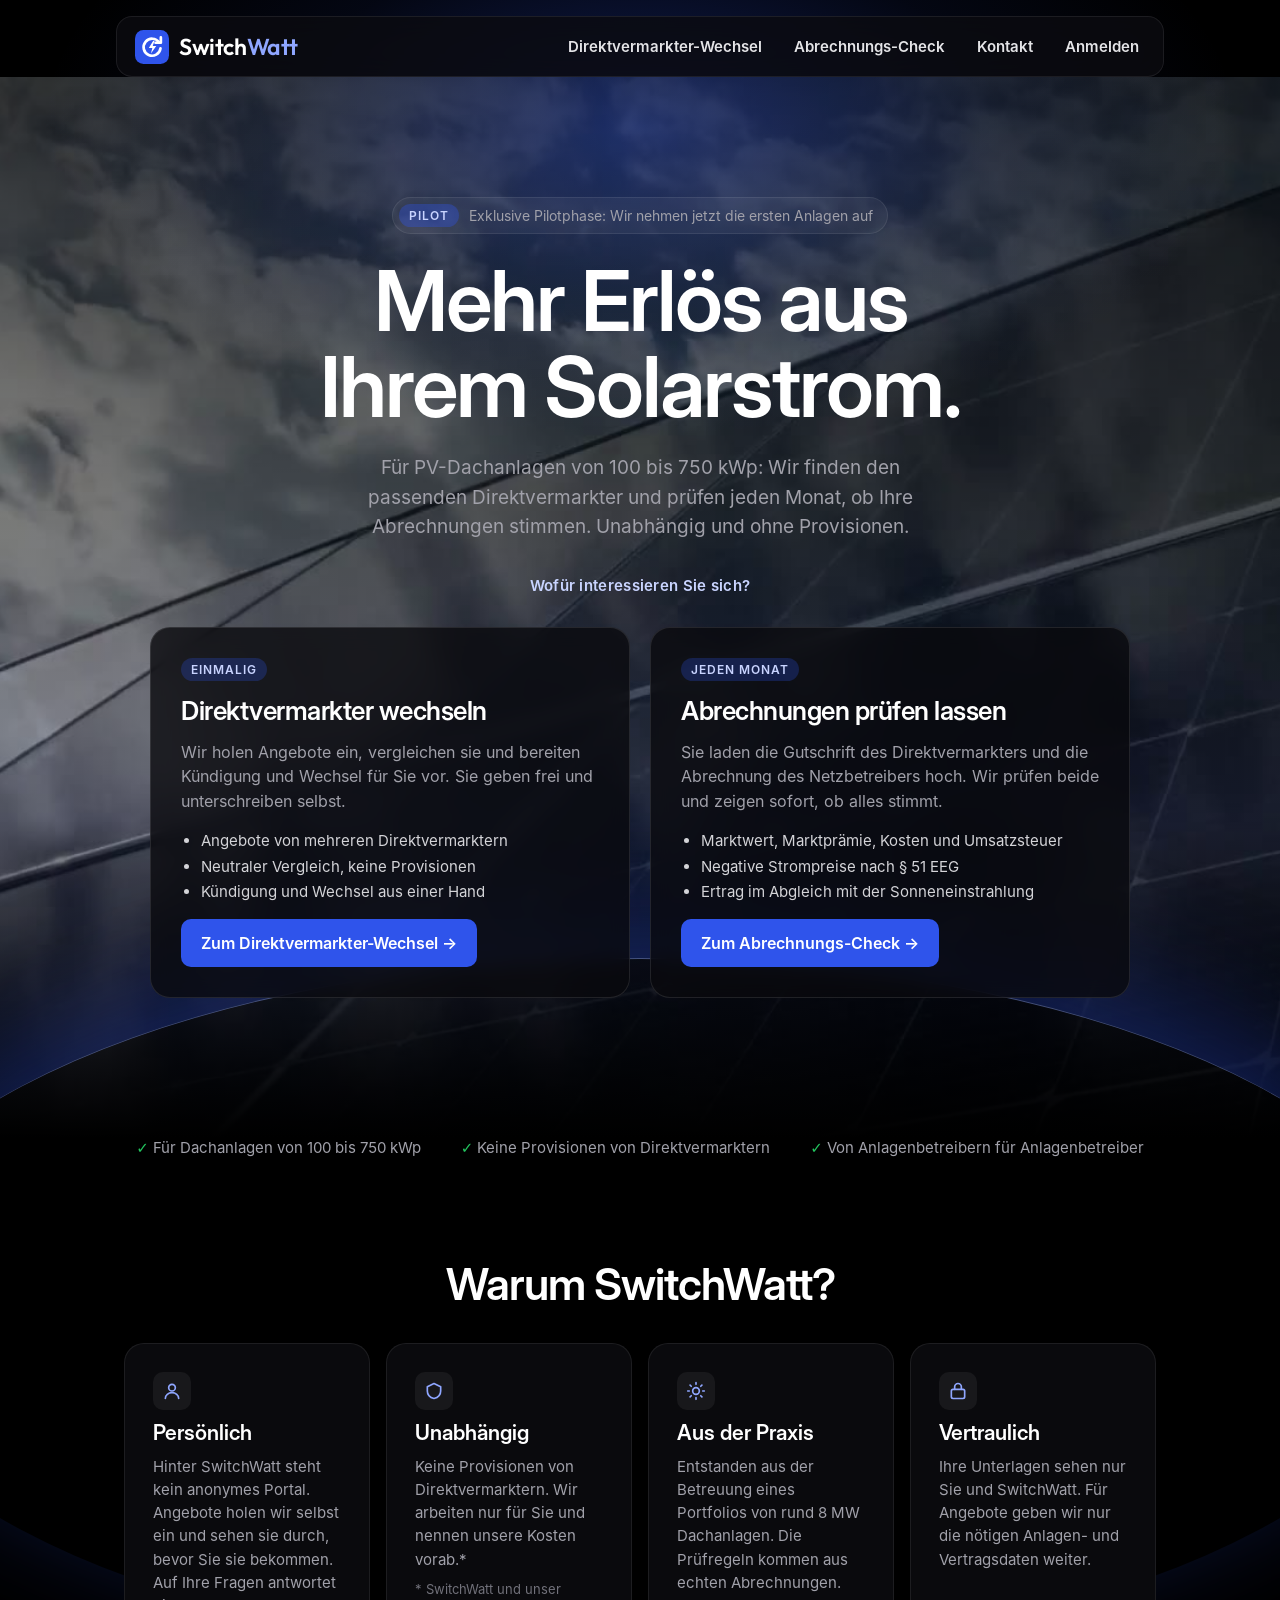
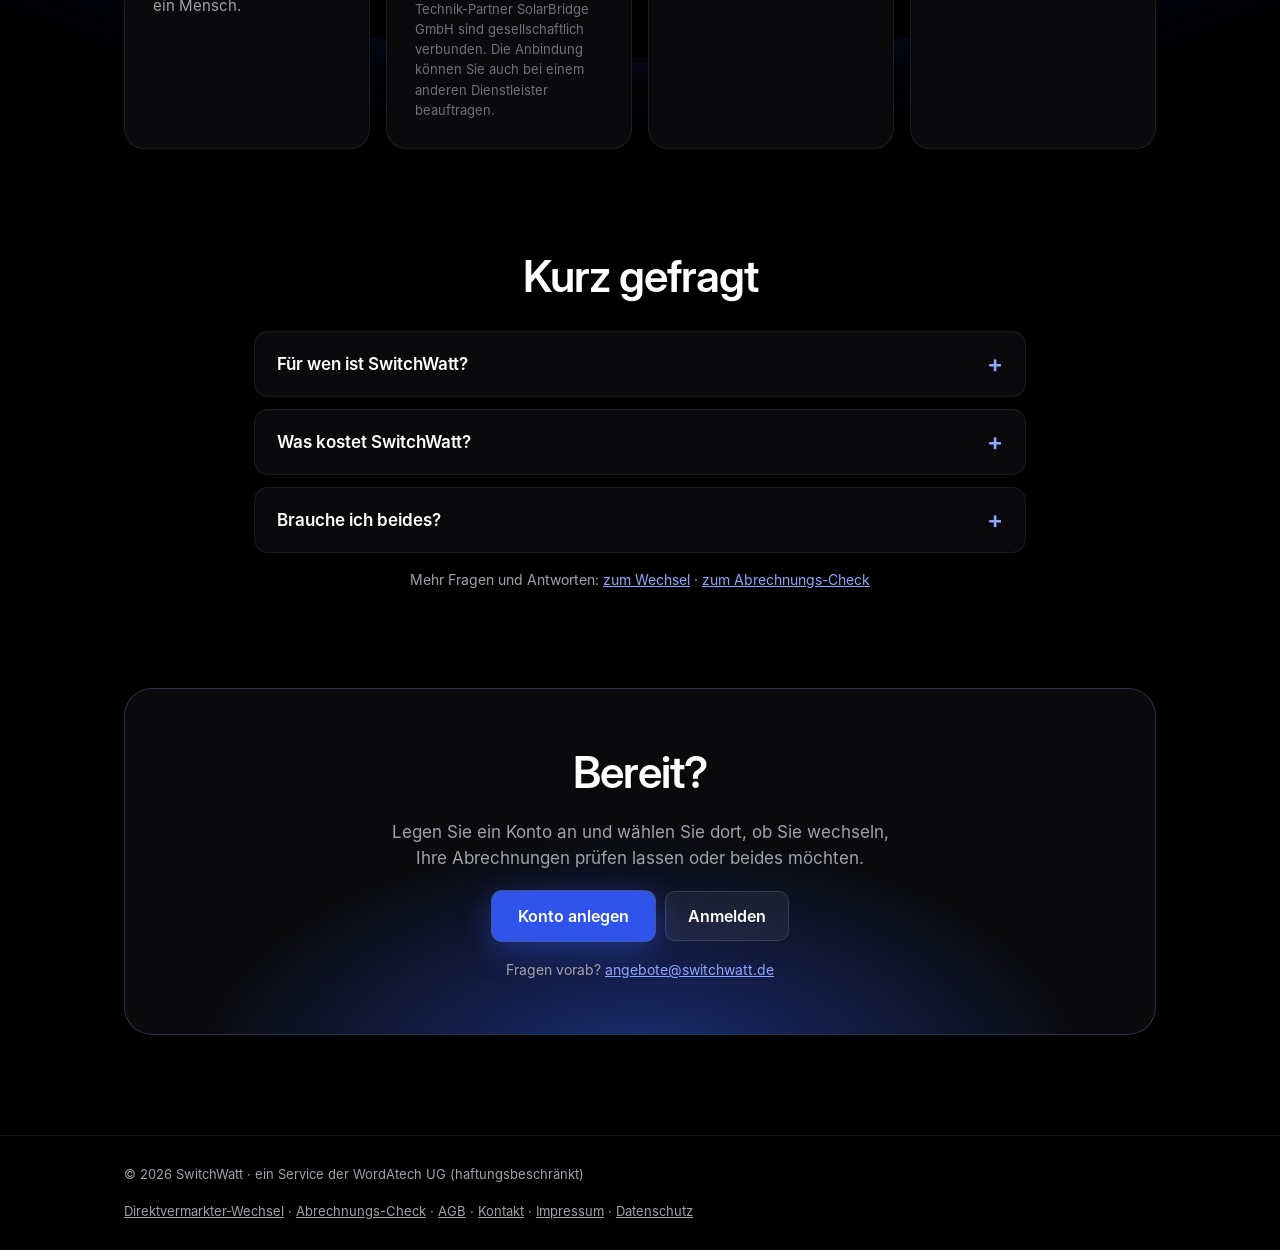
<file: index.html>
<!doctype html>
<html lang="de">
<head>
<meta charset="utf-8">
<meta name="viewport" content="width=device-width, initial-scale=1">
<title>SwitchWatt | Direktvermarkter-Vergleich und Abrechnungs-Check für PV-Dachanlagen</title>
<meta name="description" content="SwitchWatt vergleicht Direktvermarkter für PV-Dachanlagen von 100 bis 750 kWp, bereitet den Wechsel vor und prüft auf Wunsch jeden Monat Ihre Abrechnungen. Unabhängig, ohne Provisionen.">
<link rel="canonical" href="https://www.switchwatt.de/">
<meta property="og:type" content="website">
<meta property="og:url" content="https://www.switchwatt.de/">
<meta property="og:locale" content="de_DE">
<meta property="og:title" content="Direktvermarkter wechseln für PV-Dachanlagen | SwitchWatt">
<meta property="og:description" content="Wir vergleichen Direktvermarkter für Ihre Dachanlage und übernehmen den Wechsel.">
<meta property="og:image" content="https://www.switchwatt.de/hero-poster.jpg">
<meta name="theme-color" content="#000000">
<script type="application/ld+json">[{"@context": "https://schema.org", "@type": "Organization", "name": "SwitchWatt", "legalName": "WordAtech UG (haftungsbeschränkt)", "url": "https://www.switchwatt.de/", "email": "angebote@switchwatt.de", "address": {"@type": "PostalAddress", "streetAddress": "Kaiser-Friedrich-Promenade 79", "postalCode": "61348", "addressLocality": "Bad Homburg v. d. Höhe", "addressCountry": "DE"}}, {"@context": "https://schema.org", "@type": "Service", "name": "Direktvermarkter-Wechsel für PV-Dachanlagen", "serviceType": "Vergleich und Wechsel des Direktvermarkters", "provider": {"@type": "Organization", "name": "SwitchWatt"}, "areaServed": "DE", "description": "SwitchWatt vergleicht Angebote von Direktvermarktern für PV-Dachanlagen von 100 bis 750 kWp, bereitet Kündigung und neuen Vertrag vor und organisiert den Wechsel.", "url": "https://www.switchwatt.de/direktvermarkter-wechsel.html"}, {"@context": "https://schema.org", "@type": "Service", "name": "Abrechnungs-Check für PV-Anlagen in der Direktvermarktung", "serviceType": "Prüfung von Direktvermarkter-Gutschriften und Marktprämien-Abrechnungen", "provider": {"@type": "Organization", "name": "SwitchWatt"}, "areaServed": "DE", "url": "https://www.switchwatt.de/abrechnungscheck.html"}, {"@context": "https://schema.org", "@type": "FAQPage", "mainEntity": [{"@type": "Question", "name": "Für wen ist SwitchWatt?", "acceptedAnswer": {"@type": "Answer", "text": "Für Betreiber von Photovoltaik-Dachanlagen von etwa 100 bis 750 kWp in der Direktvermarktung, zum Beispiel auf Hallen, Höfen und Bürogebäuden."}}, {"@type": "Question", "name": "Was kostet SwitchWatt?", "acceptedAnswer": {"@type": "Answer", "text": "Feste Beträge statt Provisionen, alle netto zzgl. Umsatzsteuer. Der Wechsel kostet einmalig 390 € bis 250 kWp, 590 € bis 500 kWp und 890 € darüber, fällig erst, wenn Sie den neuen Vertrag unterschrieben haben. Finden wir kein besseres Angebot, zahlen Sie nichts. Finden wir eins, kostet der Angebotsspiegel 150 €, die beim Wechsel voll angerechnet werden. Details in den AGB. Der Abrechnungs-Check kostet 29, 39 oder 49 € im Monat pro Anlage, im Jahresabo 10 % weniger. Das Monatsabo ist monatlich, das Jahresabo jährlich kündbar."}}, {"@type": "Question", "name": "Brauche ich beides?", "acceptedAnswer": {"@type": "Answer", "text": "Nein. Sie können den Direktvermarkter wechseln, ohne den Abrechnungs-Check zu nutzen, und umgekehrt. Wer gerade gewechselt hat, sieht mit dem Check, ob die neuen Abrechnungen stimmen."}}]}]</script>

<link rel="icon" href="data:image/svg+xml,%3Csvg xmlns='http://www.w3.org/2000/svg' viewBox='0 0 48 48'%3E%3Crect width='48' height='48' rx='12' fill='%232F54EB'/%3E%3Cpath d='M34 17.5A12 12 0 1 0 36 26' fill='none' stroke='%23fff' stroke-width='3.8' stroke-linecap='round'/%3E%3Cpath d='M36.5 10.5v7.5H29' fill='none' stroke='%23fff' stroke-width='3.8' stroke-linecap='round' stroke-linejoin='round'/%3E%3Cpath d='M25.5 15.5l-6 10h5l-2 7.5 7.5-10.5h-5l2.5-7z' fill='%23fff'/%3E%3C/svg%3E">
<link rel="preload" href="fonts/InterDisplay-SemiBold.woff" as="font" type="font/woff" crossorigin>
<style>
@font-face{font-family:Inter;src:url(fonts/Inter-Regular.woff) format('woff');font-weight:400;font-display:swap}
@font-face{font-family:Inter;src:url(fonts/Inter-SemiBold.woff) format('woff');font-weight:500 700;font-display:swap}
@font-face{font-family:'Inter Display';src:url(fonts/InterDisplay-SemiBold.woff) format('woff');font-weight:500 700;font-display:swap}
@font-face{font-family:'Outfit Logo';src:url(fonts/Outfit-SemiBold-Logo.woff2) format('woff2');font-weight:400 700;font-display:block}
*{box-sizing:border-box}html{scroll-behavior:smooth}

body{margin:0;background:#000000}
a{color:#8FA6FF}a:hover{color:#B7C6FF}
@keyframes swUp{from{opacity:0;transform:translateY(24px)}to{opacity:1;transform:none}}
@keyframes swGlow{0%,100%{opacity:.55}50%{opacity:.85}}
@keyframes swTwinkle{0%,100%{opacity:.25}50%{opacity:.9}}
.sw-in{animation:swUp .9s cubic-bezier(.2,.7,.2,1) both}
.sw-d1{animation-delay:.12s}.sw-d2{animation-delay:.24s}.sw-d3{animation-delay:.36s}
.sw-glow{animation:swGlow 6s ease-in-out infinite}
.sw-star{animation:swTwinkle 4s ease-in-out infinite}
@supports (animation-timeline: view()){.sw-reveal{animation:swUp linear both;animation-timeline:view();animation-range:entry 0% entry 40%}}
.sw-card:hover{border-color:rgba(143,166,255,.35)!important}
details>summary{list-style:none}details>summary::-webkit-details-marker{display:none}
details[open] .sw-plus{transform:rotate(45deg)}
@keyframes swRay{0%,100%{opacity:.35}50%{opacity:.75}}

.sw-ray{animation:swRay 7s ease-in-out infinite;filter:blur(18px)}
@keyframes swRise{from{transform:translateY(150px);opacity:.3}to{transform:none;opacity:1}}
@keyframes swShimmer{0%,100%{opacity:.45}50%{opacity:.9}}
@keyframes swSweep{0%{transform:translateX(-520px)}100%{transform:translateX(520px)}}
.sw-sun{animation:swRise 2.8s cubic-bezier(.2,.7,.2,1) both}
.sw-shimmer{animation:swShimmer 5s ease-in-out infinite}
.sw-sweep{animation:swSweep 7s ease-in-out infinite alternate}
.sw-opt{transition:transform .18s ease,border-color .18s ease,background .18s ease,box-shadow .18s ease}
.sw-opt:hover{transform:scale(1.06);border-color:#8FA6FF!important;box-shadow:0 0 0 4px rgba(47,84,235,.25),0 10px 30px rgba(47,84,235,.35)}
.sw-opt:active{transform:scale(.98)}
.sw-opt:focus-visible{outline:3px solid #8FA6FF;outline-offset:3px}
@media (prefers-reduced-motion:reduce){.sw-in,.sw-reveal,.sw-glow,.sw-star,.sw-sun,.sw-shimmer,.sw-sweep{animation:none!important}.sw-opt:hover{transform:none}}

.sw-opt{flex:1 1 200px;min-height:64px;padding:0 22px;border-radius:14px;display:flex;align-items:center;gap:14px;font-size:17px;font-weight:600;font-family:Inter,system-ui,sans-serif;text-align:left;cursor:pointer;background:rgba(255,255,255,.05);color:#FFFFFF;border:1px solid rgba(255,255,255,.18)}
.sw-opt[aria-pressed=true]{background:#2F54EB;border-color:#8FA6FF;box-shadow:0 0 0 4px rgba(47,84,235,.25)}
.sw-dot{flex:0 0 auto;width:22px;height:22px;border-radius:50%;box-sizing:border-box;border:2px solid rgba(255,255,255,.35)}
.sw-opt[aria-pressed=true] .sw-dot{border:6px solid #FFFFFF;background:#2F54EB}


.sw-mnav{display:none}
@media (max-width: 700px){
.sw-navlink{display:none!important}
.sw-navbar{flex-wrap:wrap!important;padding:8px 8px 4px 12px!important;gap:4px 8px!important}
.sw-mnav{display:flex!important;flex-basis:100%;justify-content:space-around;border-top:1px solid rgba(255,255,255,0.08);margin-top:2px}
.sw-mnav a{flex:1;text-align:center;min-height:44px;display:flex;align-items:center;justify-content:center;color:#E4E4E7;text-decoration:none;font-size:14px;font-weight:500}
.sw-foot a{display:inline-flex;min-height:44px;align-items:center}
.sw-navbar svg{width:30px;height:30px}
.sw-brand{font-size:18px!important}
.sw-navright{flex-wrap:nowrap!important;gap:2px!important;flex:0 0 auto;margin-left:auto}
.sw-navbar>a:first-child{flex:1 1 0;min-width:0}
.sw-navlogin{padding:10px 8px!important;font-size:14px!important}
.sw-navkontakt{display:none!important}
.sw-navcta{margin-left:2px!important;min-height:40px!important;padding:0 14px!important;font-size:14px!important;white-space:nowrap}
.sw-trust{flex-direction:column!important;align-items:center;gap:6px!important;font-size:14px!important}
.sw-trust span[aria-hidden]{display:none}
}
#ab-w>.sw-card>div:first-child{height:250px;box-sizing:border-box;display:flex;flex-direction:column}#ab-w>.sw-card>div:first-child>div:last-child{flex:1;justify-content:center;box-sizing:border-box}#ab-w>.sw-card>div:first-child>div:last-child>div{min-width:0}#ab-w>.sw-card>div:first-child span{overflow-wrap:anywhere}
.sw-abtabs{display:inline-flex;gap:4px;padding:4px;border-radius:12px;background:rgba(255,255,255,.05);border:1px solid rgba(255,255,255,.08)}.sw-abtabs button{min-height:44px;padding:0 18px;border:0;border-radius:9px;background:transparent;color:#A1A1AA;font:inherit;font-weight:600;cursor:pointer}.sw-abtabs button[aria-selected=true]{background:#2F54EB;color:#fff}
</style>
</head>
<body>
<div style="min-height: 100vh; background: #000000; color: #FFFFFF; font-family: Inter, system-ui, sans-serif; overflow-x: clip; position: relative">

<nav style="position: sticky; top: 16px; z-index: 10; width: 100%; max-width: 1080px; margin: 16px auto 0; box-sizing: border-box; padding: 0 16px">
<div class="sw-navbar" style="display: flex; align-items: center; justify-content: space-between; gap: 16px; flex-wrap: wrap; background: rgba(12,12,16,0.82); border: 1px solid rgba(255,255,255,0.08); border-radius: 16px; padding: 10px 10px 10px 18px; backdrop-filter: blur(12px)">
<a href="#top" style="display: flex; align-items: center; gap: 10px; text-decoration: none; color: #FFFFFF">
<svg width="34" height="34" viewBox="0 0 48 48" aria-hidden="true"><rect width="48" height="48" rx="12" fill="#2F54EB"/><path d="M34 17.5A12 12 0 1 0 36 26" fill="none" stroke="#fff" stroke-width="3.8" stroke-linecap="round"/><path d="M36.5 10.5v7.5H29" fill="none" stroke="#fff" stroke-width="3.8" stroke-linecap="round" stroke-linejoin="round"/><path d="M25.5 15.5l-6 10h5l-2 7.5 7.5-10.5h-5l2.5-7z" fill="#fff"/></svg>
<span class="sw-brand" style="font-family: 'Outfit Logo', 'Inter Display', Inter, system-ui, sans-serif; font-weight: 600; font-size: 23px; letter-spacing: -0.4px">Switch<span style="color:#8FA6FF">Watt</span></span>
</a>
<div class="sw-navright" style="display: flex; align-items: center; gap: 4px; flex-wrap: wrap">
<a class="sw-navlink" href="direktvermarkter-wechsel.html" style="padding: 10px 14px; border-radius: 10px; color: #E4E4E7; text-decoration: none; font-size: 15px; font-weight: 500">Direktvermarkter-Wechsel</a>
<a class="sw-navlink" href="abrechnungscheck.html" style="padding: 10px 14px; border-radius: 10px; color: #E4E4E7; text-decoration: none; font-size: 15px; font-weight: 500">Abrechnungs-Check</a>
<a class="sw-navkontakt" href="impressum.html#kontakt" style="padding: 10px 14px; border-radius: 10px; color: #E4E4E7; text-decoration: none; font-size: 15px; font-weight: 500">Kontakt</a><a class="sw-navlogin" href="portal.html" style="padding: 10px 14px; border-radius: 10px; color: #E4E4E7; text-decoration: none; font-size: 15px; font-weight: 500">Anmelden</a>
</div>
<div class="sw-mnav"><a href="direktvermarkter-wechsel.html">Wechsel</a><a href="abrechnungscheck.html">Abrechnungs-Check</a></div>
</div>
</nav>

<header id="top" style="position: relative; padding: 120px 24px 140px; text-align: center">
<video aria-hidden="true" autoplay="autoplay" muted="muted" loop="loop" playsinline="playsinline" poster="hero-poster.jpg" src="hero.mp4" style="position: absolute; inset: 0; width: 100%; height: 100%; object-fit: cover"></video>
<div aria-hidden="true" style="position: absolute; inset: 0; background: linear-gradient(180deg, rgba(0,0,0,0.74) 0%, rgba(0,0,0,0.48) 40%, rgba(5,10,40,0.45) 70%, #000000 100%)"></div>
<div aria-hidden="true" class="sw-glow" style="position: absolute; left: 50%; top: -260px; width: 1200px; height: 620px; margin-left: -600px; border-radius: 50%; background: radial-gradient(closest-side, rgba(47,84,235,0.35), rgba(47,84,235,0.08) 60%, rgba(0,0,0,0) 100%)"></div>
<div aria-hidden="true" style="position: absolute; left: 50%; bottom: -520px; width: 1600px; height: 700px; margin-left: -800px; border-radius: 50%; border-top: 1px solid rgba(143,166,255,0.45); box-shadow: 0 -40px 120px rgba(47,84,235,0.35)"></div>

<div style="position: relative; max-width: 980px; margin: 0 auto; display: flex; flex-direction: column; align-items: center; gap: 24px">
<div class="sw-in" style="display: inline-flex; align-items: center; gap: 10px; padding: 6px 14px 6px 6px; border-radius: 999px; background: rgba(255,255,255,0.05); border: 1px solid rgba(255,255,255,0.08)">
<span style="font-size: 12px; font-weight: 700; letter-spacing: 1px; padding: 4px 10px; border-radius: 999px; background: rgba(47,84,235,0.35); color: #C9D4FF">PILOT</span>
<span style="font-size: 14px; color: #A1A1AA">Exklusive Pilotphase: Wir nehmen jetzt die ersten Anlagen auf</span>
</div>
<h1 class="sw-in sw-d1" style="margin: 0; font-family: 'Inter Display', Inter, system-ui, sans-serif; font-weight: 600; font-size: clamp(44px, 7vw, 84px); line-height: 1.02; letter-spacing: -2px">Mehr Erlös aus<br>Ihrem Solarstrom.</h1>
<p class="sw-in sw-d2" style="margin: 0; max-width: 620px; font-size: 19px; line-height: 1.55; color: #A1A1AA">Für PV-Dachanlagen von 100 bis 750 kWp: Wir finden den passenden Direktvermarkter und prüfen jeden Monat, ob Ihre Abrechnungen stimmen. Unabhängig und ohne Provisionen.</p>
<p class="sw-in sw-d3" style="margin: 10px 0 0; font-size: 15px; font-weight: 600; letter-spacing: .3px; color: #C9D4FF">Wofür interessieren Sie sich?</p>
<div style="width: 100%; max-width: 980px; margin-top: 8px; display: grid; grid-template-columns: repeat(auto-fit, minmax(300px, 1fr)); gap: 20px; text-align: left">
<a href="direktvermarkter-wechsel.html" class="sw-in sw-d3 sw-lcard" style="display: flex; flex-direction: column; gap: 14px; padding: 30px; border-radius: 20px; background: rgba(10,10,14,0.78); backdrop-filter: blur(10px); border: 1px solid rgba(255,255,255,0.1); color: #FFFFFF; text-decoration: none">
<span style="align-self: flex-start; font-size: 12px; font-weight: 700; letter-spacing: 1px; padding: 4px 10px; border-radius: 999px; background: rgba(47,84,235,0.25); color: #C9D4FF">EINMALIG</span>
<h3 style="margin: 0; font-family: 'Inter Display', Inter, system-ui, sans-serif; font-weight: 600; font-size: 26px; letter-spacing: -0.5px">Direktvermarkter wechseln</h3>
<p style="margin: 0; color: #A1A1AA; font-size: 16px; line-height: 1.55">Wir holen Angebote ein, vergleichen sie und bereiten Kündigung und Wechsel für Sie vor. Sie geben frei und unterschreiben selbst.</p>
<ul style="margin: 0; padding-left: 20px; color: #D4D4D8; font-size: 15px; line-height: 1.7"><li>Angebote von mehreren Direktvermarktern</li><li>Neutraler Vergleich, keine Provisionen</li><li>Kündigung und Wechsel aus einer Hand</li></ul>
<span style="margin-top: auto; display: inline-flex; align-items: center; min-height: 48px; padding: 0 20px; border-radius: 10px; align-self: flex-start; background: #2F54EB; font-weight: 600">Zum Direktvermarkter-Wechsel →</span>
</a>
<a href="abrechnungscheck.html" class="sw-in sw-d3 sw-lcard" style="display: flex; flex-direction: column; gap: 14px; padding: 30px; border-radius: 20px; background: rgba(10,10,14,0.78); backdrop-filter: blur(10px); border: 1px solid rgba(255,255,255,0.1); color: #FFFFFF; text-decoration: none">
<span style="align-self: flex-start; font-size: 12px; font-weight: 700; letter-spacing: 1px; padding: 4px 10px; border-radius: 999px; background: rgba(47,84,235,0.25); color: #C9D4FF">JEDEN MONAT</span>
<h3 style="margin: 0; font-family: 'Inter Display', Inter, system-ui, sans-serif; font-weight: 600; font-size: 26px; letter-spacing: -0.5px">Abrechnungen prüfen lassen</h3>
<p style="margin: 0; color: #A1A1AA; font-size: 16px; line-height: 1.55">Sie laden die Gutschrift des Direktvermarkters und die Abrechnung des Netzbetreibers hoch. Wir prüfen beide und zeigen sofort, ob alles stimmt.</p>
<ul style="margin: 0; padding-left: 20px; color: #D4D4D8; font-size: 15px; line-height: 1.7"><li>Marktwert, Marktprämie, Kosten und Umsatzsteuer</li><li>Negative Strompreise nach § 51 EEG</li><li>Ertrag im Abgleich mit der Sonneneinstrahlung</li></ul>
<span style="margin-top: auto; display: inline-flex; align-items: center; min-height: 48px; padding: 0 20px; border-radius: 10px; align-self: flex-start; background: #2F54EB; font-weight: 600">Zum Abrechnungs-Check →</span>
</a>
</div>
</div>
</header>

<section class="sw-trust" style="position: relative; max-width: 1080px; margin: 0 auto; padding: 0 24px 40px; display: flex; flex-wrap: wrap; gap: 12px 40px; justify-content: center; font-size: 15px; color: #A1A1AA">
<span><span aria-hidden="true" style="color: #22C55E">✓</span> Für Dachanlagen von 100 bis 750 kWp</span>
<span><span aria-hidden="true" style="color: #22C55E">✓</span> Keine Provisionen von Direktvermarktern</span>
<span><span aria-hidden="true" style="color: #22C55E">✓</span> Von Anlagenbetreibern für Anlagenbetreiber</span>
</section>



<section id="warum" style="max-width: 1080px; margin: 0 auto; padding: 60px 24px 20px; display: flex; flex-direction: column; gap: 32px">
<h2 class="sw-reveal" style="margin: 0; font-family: 'Inter Display', Inter, system-ui, sans-serif; font-weight: 600; font-size: clamp(30px, 4vw, 44px); letter-spacing: -1px; text-align: center">Warum SwitchWatt?</h2>
<div style="display: grid; grid-template-columns: repeat(auto-fit, minmax(230px, 1fr)); gap: 16px">
<div class="sw-card sw-reveal" style="position: relative; overflow: hidden; border-radius: 20px; padding: 28px; background: #0A0A0D; border: 1px solid rgba(255,255,255,0.08); display: flex; flex-direction: column; gap: 10px"><span style="width: 38px; height: 38px; border-radius: 10px; background: rgba(255,255,255,0.06); display: flex; align-items: center; justify-content: center"><svg width="20" height="20" viewBox="0 0 24 24" fill="none" stroke="#8FA6FF" stroke-width="2" stroke-linecap="round" stroke-linejoin="round" aria-hidden="true"><circle cx="12" cy="8" r="4"></circle><path d="M4 21c0-4 3.6-7 8-7s8 3 8 7"></path></svg></span><strong style="font-family: 'Inter Display', Inter, system-ui, sans-serif; font-size: 21px; font-weight: 600">Persönlich</strong><span style="font-size: 15px; line-height: 1.55; color: #A1A1AA">Hinter SwitchWatt steht kein anonymes Portal. Angebote holen wir selbst ein und sehen sie durch, bevor Sie sie bekommen. Auf Ihre Fragen antwortet ein Mensch.</span></div>
<div class="sw-card sw-reveal" style="position: relative; overflow: hidden; border-radius: 20px; padding: 28px; background: #0A0A0D; border: 1px solid rgba(255,255,255,0.08); display: flex; flex-direction: column; gap: 10px"><span style="width: 38px; height: 38px; border-radius: 10px; background: rgba(255,255,255,0.06); display: flex; align-items: center; justify-content: center"><svg width="20" height="20" viewBox="0 0 24 24" fill="none" stroke="#8FA6FF" stroke-width="2" stroke-linecap="round" stroke-linejoin="round" aria-hidden="true"><path d="M12 3l8 4v5c0 5-3.5 8-8 9-4.5-1-8-4-8-9V7z"></path></svg></span><strong style="font-family: 'Inter Display', Inter, system-ui, sans-serif; font-size: 21px; font-weight: 600">Unabhängig</strong><span style="font-size: 15px; line-height: 1.55; color: #A1A1AA">Keine Provisionen von Direktvermarktern. Wir arbeiten nur für Sie und nennen unsere Kosten vorab.* <span style="display:block;margin-top:8px;font-size:13px;color:#71717A">* SwitchWatt und unser Technik-Partner SolarBridge GmbH sind gesellschaftlich verbunden. Die Anbindung können Sie auch bei einem anderen Dienstleister beauftragen.</span></span></div>
<div class="sw-card sw-reveal" style="position: relative; overflow: hidden; border-radius: 20px; padding: 28px; background: #0A0A0D; border: 1px solid rgba(255,255,255,0.08); display: flex; flex-direction: column; gap: 10px"><span style="width: 38px; height: 38px; border-radius: 10px; background: rgba(255,255,255,0.06); display: flex; align-items: center; justify-content: center"><svg width="20" height="20" viewBox="0 0 24 24" fill="none" stroke="#8FA6FF" stroke-width="2" stroke-linecap="round" stroke-linejoin="round" aria-hidden="true"><circle cx="12" cy="12" r="4"></circle><path d="M12 2v2M12 20v2M4.9 4.9l1.4 1.4M17.7 17.7l1.4 1.4M2 12h2M20 12h2M4.9 19.1l1.4-1.4M17.7 6.3l1.4-1.4"></path></svg></span><strong style="font-family: 'Inter Display', Inter, system-ui, sans-serif; font-size: 21px; font-weight: 600">Aus der Praxis</strong><span style="font-size: 15px; line-height: 1.55; color: #A1A1AA">Entstanden aus der Betreuung eines Portfolios von rund 8 MW Dachanlagen. Die Prüfregeln kommen aus echten Abrechnungen.</span></div>
<div class="sw-card sw-reveal" style="position: relative; overflow: hidden; border-radius: 20px; padding: 28px; background: #0A0A0D; border: 1px solid rgba(255,255,255,0.08); display: flex; flex-direction: column; gap: 10px"><span style="width: 38px; height: 38px; border-radius: 10px; background: rgba(255,255,255,0.06); display: flex; align-items: center; justify-content: center"><svg width="20" height="20" viewBox="0 0 24 24" fill="none" stroke="#8FA6FF" stroke-width="2" stroke-linecap="round" stroke-linejoin="round" aria-hidden="true"><rect x="4" y="10" width="16" height="11" rx="2"></rect><path d="M8 10V7a4 4 0 0 1 8 0v3"></path></svg></span><strong style="font-family: 'Inter Display', Inter, system-ui, sans-serif; font-size: 21px; font-weight: 600">Vertraulich</strong><span style="font-size: 15px; line-height: 1.55; color: #A1A1AA">Ihre Unterlagen sehen nur Sie und SwitchWatt. Für Angebote geben wir nur die nötigen Anlagen- und Vertragsdaten weiter.</span></div>
</div>
</section>

<section id="faq" style="max-width: 820px; margin: 0 auto; padding: 80px 24px 20px; display: flex; flex-direction: column; gap: 28px">
<h2 class="sw-reveal" style="margin: 0; font-family: 'Inter Display', Inter, system-ui, sans-serif; font-weight: 600; font-size: clamp(30px, 4vw, 44px); letter-spacing: -1px; text-align: center">Kurz gefragt</h2>
<div style="display: flex; flex-direction: column; gap: 12px">
<details class="sw-reveal" style="border-radius: 14px; background: #0A0A0D; border: 1px solid rgba(255,255,255,0.08); padding: 0 22px">
<summary style="min-height: 64px; display: flex; align-items: center; justify-content: space-between; gap: 16px; cursor: pointer; font-size: 17px; font-weight: 600">Für wen ist SwitchWatt?<span class="sw-plus" aria-hidden="true" style="font-size: 24px; color: #8FA6FF; transition: transform .2s">+</span></summary>
<p style="margin: 0 0 20px; font-size: 15px; line-height: 1.6; color: #A1A1AA">Für Betreiber von Photovoltaik-Dachanlagen von etwa 100 bis 750 kWp in der Direktvermarktung, zum Beispiel auf Hallen, Höfen und Bürogebäuden.</p>
</details>
<details class="sw-reveal" style="border-radius: 14px; background: #0A0A0D; border: 1px solid rgba(255,255,255,0.08); padding: 0 22px">
<summary style="min-height: 64px; display: flex; align-items: center; justify-content: space-between; gap: 16px; cursor: pointer; font-size: 17px; font-weight: 600">Was kostet SwitchWatt?<span class="sw-plus" aria-hidden="true" style="font-size: 24px; color: #8FA6FF; transition: transform .2s">+</span></summary>
<p style="margin: 0 0 20px; font-size: 15px; line-height: 1.6; color: #A1A1AA">Feste Beträge statt Provisionen, alle netto zzgl. Umsatzsteuer. Der Wechsel kostet einmalig 390 € bis 250 kWp, 590 € bis 500 kWp und 890 € darüber, fällig erst, wenn Sie den neuen Vertrag unterschrieben haben. Finden wir kein besseres Angebot, zahlen Sie nichts. Finden wir eins, kostet der Angebotsspiegel 150 €, die beim Wechsel voll angerechnet werden. Details in den AGB. Der Abrechnungs-Check kostet 29, 39 oder 49 € im Monat pro Anlage, im Jahresabo 10 % weniger. Das Monatsabo ist monatlich, das Jahresabo jährlich kündbar.</p>
</details>
<details class="sw-reveal" style="border-radius: 14px; background: #0A0A0D; border: 1px solid rgba(255,255,255,0.08); padding: 0 22px">
<summary style="min-height: 64px; display: flex; align-items: center; justify-content: space-between; gap: 16px; cursor: pointer; font-size: 17px; font-weight: 600">Brauche ich beides?<span class="sw-plus" aria-hidden="true" style="font-size: 24px; color: #8FA6FF; transition: transform .2s">+</span></summary>
<p style="margin: 0 0 20px; font-size: 15px; line-height: 1.6; color: #A1A1AA">Nein. Sie können den Direktvermarkter wechseln, ohne den Abrechnungs-Check zu nutzen, und umgekehrt. Wer gerade gewechselt hat, sieht mit dem Check, ob die neuen Abrechnungen stimmen.</p>
</details>
<p style="margin: 6px 0 0; text-align: center; font-size: 14px; color: #A1A1AA">Mehr Fragen und Antworten: <a href="direktvermarkter-wechsel.html#faq">zum Wechsel</a> · <a href="abrechnungscheck.html#faq">zum Abrechnungs-Check</a></p>
</div>
</section>

<section id="start" style="max-width: 1080px; margin: 0 auto; padding: 80px 24px 100px">
<div class="sw-reveal" style="position: relative; overflow: hidden; border-radius: 28px; padding: 56px 32px; background: #0A0A0D; border: 1px solid rgba(143,166,255,0.25); display: flex; flex-direction: column; align-items: center; gap: 20px; text-align: center">
<div aria-hidden="true" class="sw-glow" style="position: absolute; left: 50%; bottom: -300px; width: 900px; height: 500px; margin-left: -450px; border-radius: 50%; background: radial-gradient(closest-side, rgba(47,84,235,0.5), rgba(47,84,235,0))"></div>
<h2 style="position: relative; margin: 0; font-family: 'Inter Display', Inter, system-ui, sans-serif; font-weight: 600; font-size: clamp(30px, 4vw, 44px); letter-spacing: -1px; text-align: center">Bereit?</h2>
<p style="position: relative; margin: 0; max-width: 520px; font-size: 17px; line-height: 1.55; color: #A1A1AA">Legen Sie ein Konto an und wählen Sie dort, ob Sie wechseln, Ihre Abrechnungen prüfen lassen oder beides möchten.</p>
<div style="position: relative; display: flex; gap: 10px; flex-wrap: wrap; justify-content: center"><a href="portal.html" style="display: inline-flex; align-items: center; min-height: 50px; padding: 0 26px; border-radius: 10px; background: #2F54EB; color: #FFFFFF; font-weight: 600; font-size: 16px; text-decoration: none; box-shadow: 0 0 0 1px rgba(143,166,255,0.4), 0 8px 32px rgba(47,84,235,0.45)">Konto anlegen</a><a href="portal.html" style="display: inline-flex; align-items: center; min-height: 50px; padding: 0 22px; border-radius: 10px; background: rgba(255,255,255,0.06); border: 1px solid rgba(255,255,255,0.12); color: #FFFFFF; font-weight: 600; font-size: 16px; text-decoration: none">Anmelden</a></div>
<p style="position: relative; margin: 0; font-size: 14px; color: #A1A1AA">Fragen vorab? <a href="mailto:angebote@switchwatt.de">angebote@switchwatt.de</a></p>
</div>
</section>





<footer style="border-top: 1px solid rgba(255,255,255,0.08)">
<div style="max-width: 1080px; margin: 0 auto; box-sizing: border-box; padding: 28px 24px; display: flex; gap: 16px 32px; flex-wrap: wrap; justify-content: space-between; font-size: 13px; line-height: 1.6; color: #A1A1AA">
<span>© 2026 SwitchWatt · ein Service der WordAtech UG (haftungsbeschränkt)</span>
<span class="sw-foot"><a href="direktvermarkter-wechsel.html" style="color: #A1A1AA">Direktvermarkter-Wechsel</a> · <a href="abrechnungscheck.html" style="color: #A1A1AA">Abrechnungs-Check</a> · <a href="agb.html" style="color: #A1A1AA">AGB</a> · <a href="impressum.html#kontakt" style="color: #A1A1AA">Kontakt</a> · <a href="impressum.html" style="color: #A1A1AA">Impressum</a> · <a href="datenschutz.html" style="color: #A1A1AA">Datenschutz</a></span>
</div>
</footer>

</div>
<script>(function(){try{var s=JSON.parse(localStorage.getItem('sw-session')||'null');if(!s||!s.access_token)return;document.querySelectorAll('a').forEach(function(a){if(a.textContent.trim()==='Anmelden'&&/portal\.html/.test(a.getAttribute('href')||'')){a.textContent='Kundenkonto';a.setAttribute('href','portal.html#/konto');}});}catch(e){}})();</script>
</body>
</html>
</file>
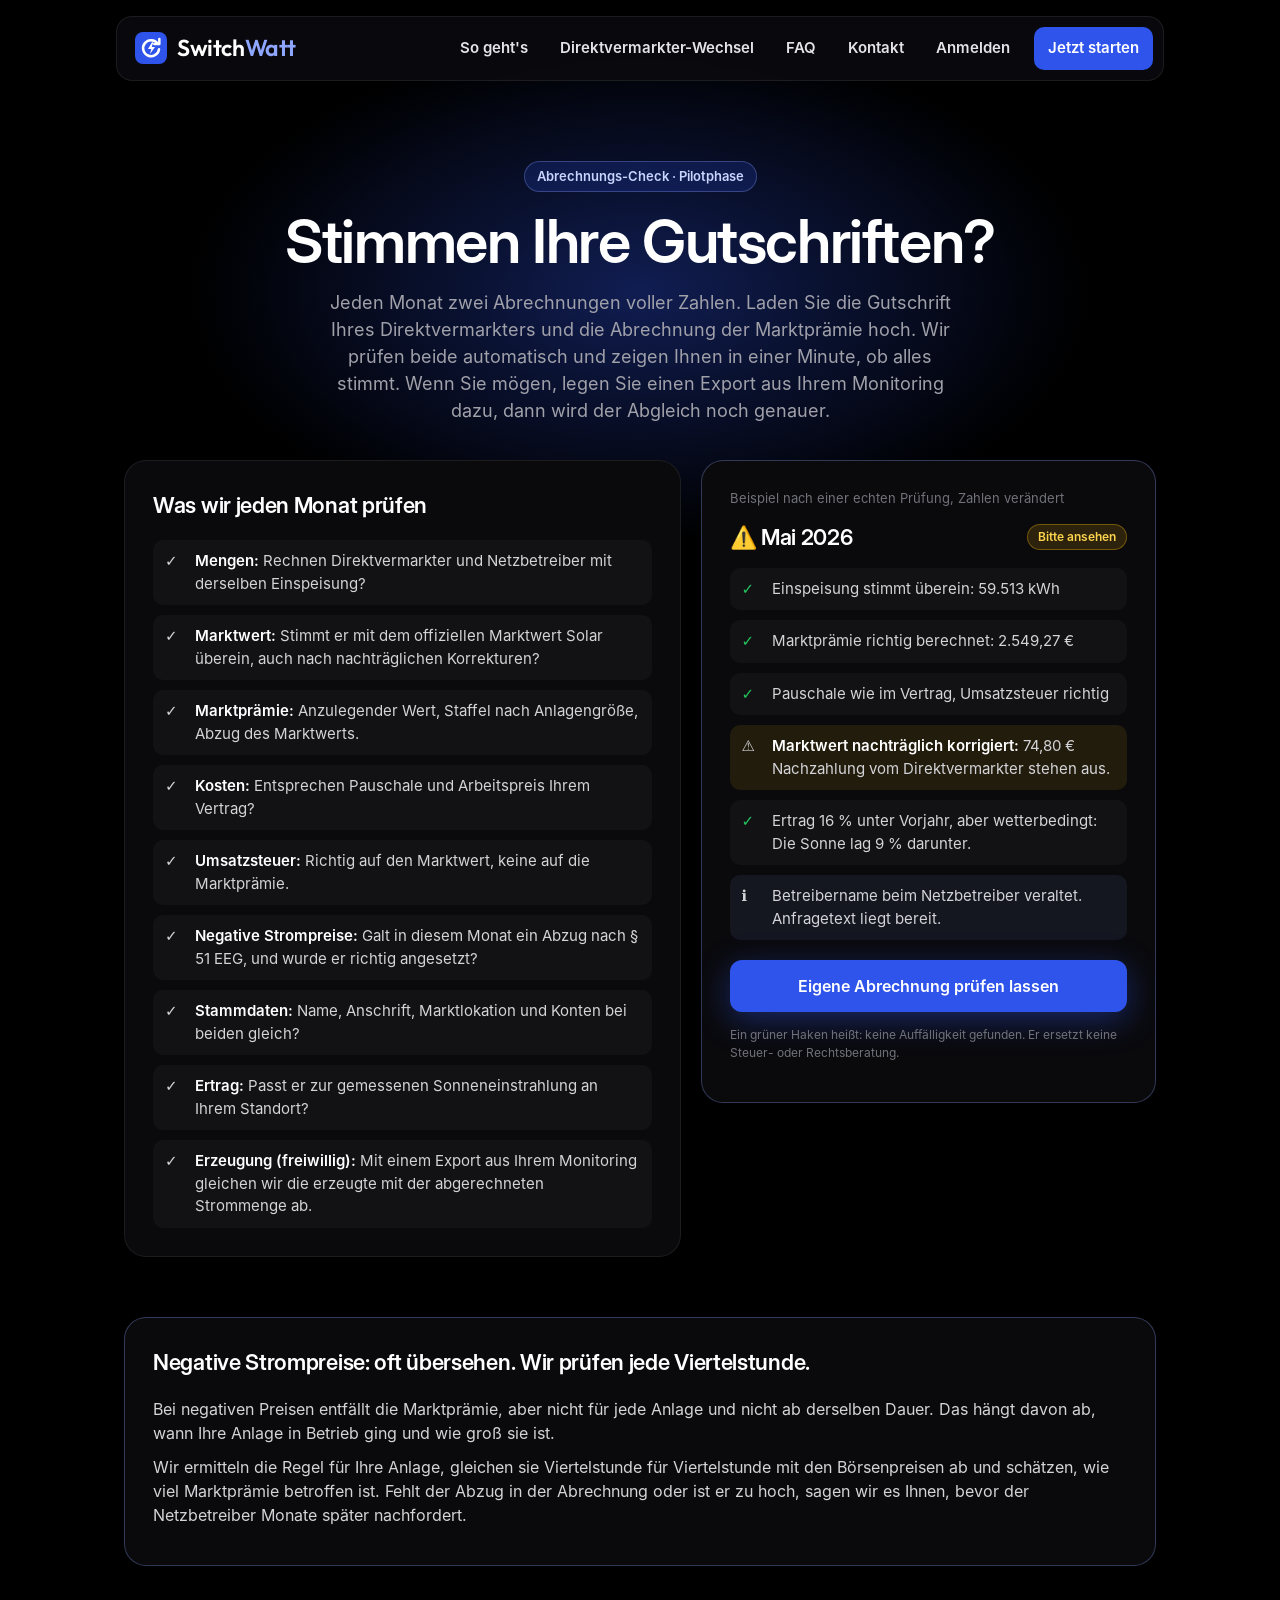
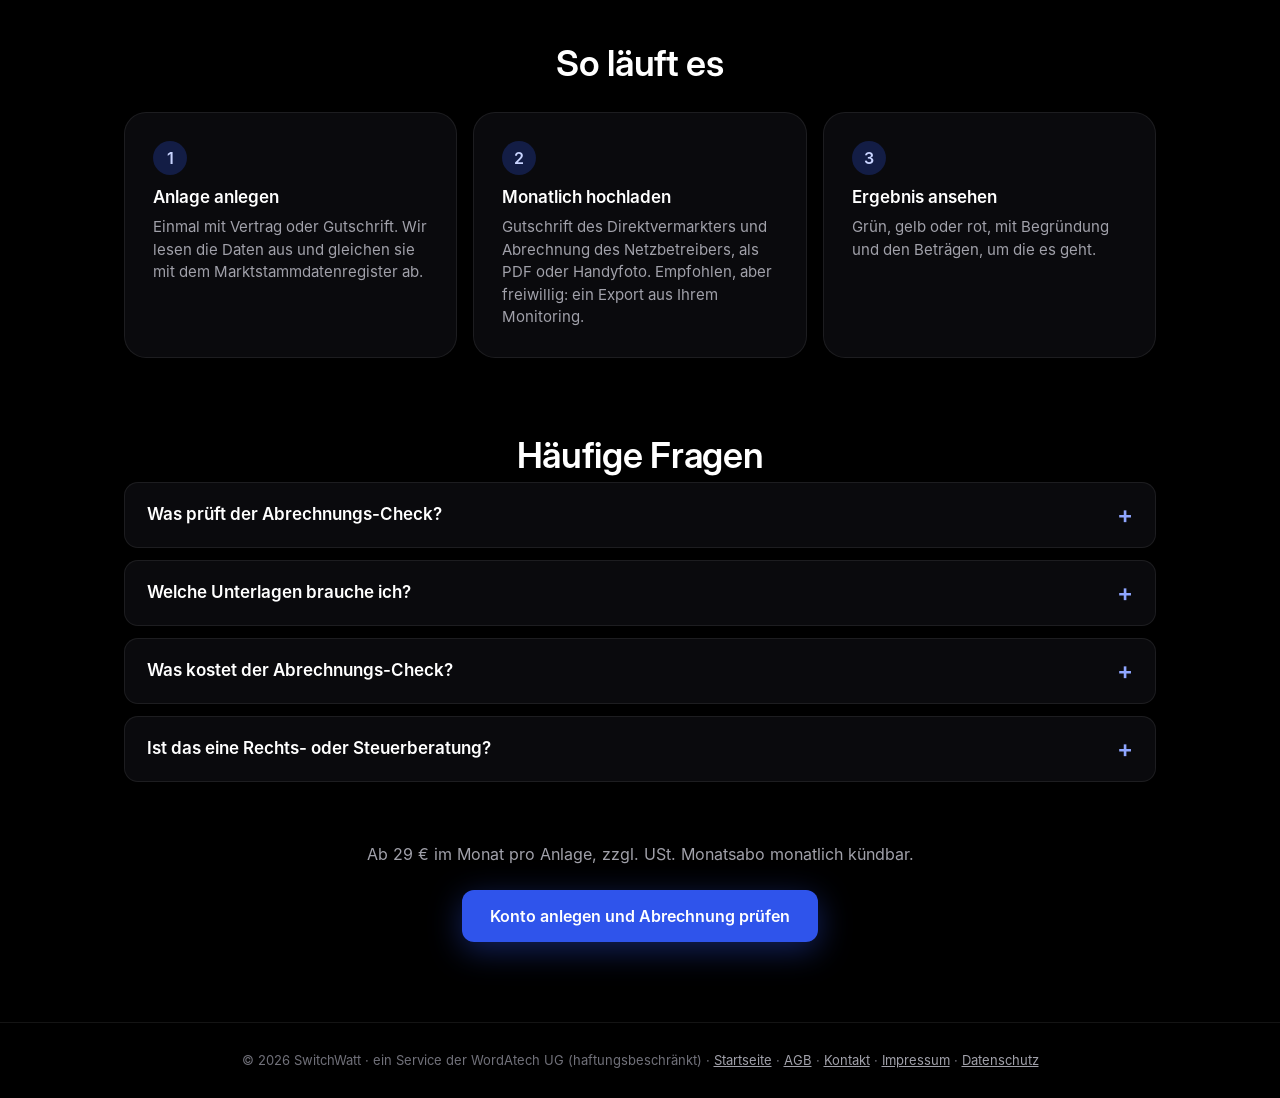
<file: abrechnungscheck.html>
<!doctype html>
<html lang="de">
<head>
<meta charset="utf-8">
<meta name="viewport" content="width=device-width, initial-scale=1">
<title>Abrechnungs-Check: Gutschrift Direktvermarkter und Marktprämie prüfen | SwitchWatt</title>
<meta name="description" content="Stimmen Ihre Gutschriften? Der Abrechnungs-Check prüft jeden Monat die Gutschrift Ihres Direktvermarkters und die Marktprämie vom Netzbetreiber: Mengen, Marktwert, Kosten, Umsatzsteuer und negative Strompreise nach § 51 EEG.">
<link rel="canonical" href="https://www.switchwatt.de/abrechnungscheck.html">
<meta property="og:type" content="website">
<meta property="og:url" content="https://www.switchwatt.de/abrechnungscheck.html">
<meta property="og:title" content="Stimmen Ihre Gutschriften? Der Abrechnungs-Check für PV-Anlagen">
<meta property="og:description" content="Gutschrift des Direktvermarkters und Marktprämie automatisch prüfen lassen, inklusive negativer Strompreise nach § 51 EEG.">
<meta property="og:image" content="https://www.switchwatt.de/hero-poster.jpg">
<meta property="og:locale" content="de_DE">
<meta name="theme-color" content="#000000">
<link rel="icon" href="data:image/svg+xml,%3Csvg xmlns='http://www.w3.org/2000/svg' viewBox='0 0 48 48'%3E%3Crect width='48' height='48' rx='12' fill='%232F54EB'/%3E%3Cpath d='M34 17.5A12 12 0 1 0 36 26' fill='none' stroke='%23fff' stroke-width='3.8' stroke-linecap='round'/%3E%3Cpath d='M36.5 10.5v7.5H29' fill='none' stroke='%23fff' stroke-width='3.8' stroke-linecap='round' stroke-linejoin='round'/%3E%3Cpath d='M25.5 15.5l-6 10h5l-2 7.5 7.5-10.5h-5l2.5-7z' fill='%23fff'/%3E%3C/svg%3E">
<script type="application/ld+json">[{"@context":"https://schema.org","@type":"Service","name":"Abrechnungs-Check für PV-Anlagen in der Direktvermarktung","serviceType":"Prüfung von Gutschriften des Direktvermarkters und der Marktprämie","provider":{"@type":"Organization","name":"SwitchWatt","url":"https://www.switchwatt.de/"},"areaServed":"DE","url":"https://www.switchwatt.de/abrechnungscheck.html"},
{"@context":"https://schema.org","@type":"FAQPage","mainEntity":[
{"@type":"Question","name":"Welche Abrechnungen brauche ich für den Abrechnungs-Check?","acceptedAnswer":{"@type":"Answer","text":"Die monatliche Gutschrift Ihres Direktvermarkters und die Abrechnung der Marktprämie von Ihrem Netzbetreiber. Ein PDF oder ein Handyfoto reicht."}},
{"@type":"Question","name":"Wie wird die Marktprämie berechnet?","acceptedAnswer":{"@type":"Answer","text":"Die Marktprämie ist der anzulegende Wert Ihrer Anlage minus dem Marktwert Solar des Monats, multipliziert mit der eingespeisten Menge. Bei Anlagen mit gestaffelter Vergütung wird die Menge anteilig nach Leistung auf die Stufen verteilt."}},
{"@type":"Question","name":"Wann entfällt die Marktprämie bei negativen Strompreisen?","acceptedAnswer":{"@type":"Answer","text":"Das regelt § 51 EEG und hängt von Inbetriebnahme und Größe der Anlage ab. Für ältere Anlagen gilt eine Mindestdauer negativer Preise in Folge und eine Leistungsgrenze, für neue Anlagen ab dem 25.02.2025 entfällt die Marktprämie in jeder Viertelstunde mit negativem Preis."}},
{"@type":"Question","name":"Was prüft der Abrechnungs-Check?","acceptedAnswer":{"@type":"Answer","text":"Mengen, Marktwert, Marktprämie, die Kosten des Direktvermarkters, die Umsatzsteuer, die Regeln bei negativen Strompreisen und Abregelungen. Außerdem vergleichen wir Ihren Ertrag mit der gemessenen Sonneneinstrahlung des Deutschen Wetterdienstes an Ihrem Standort."}},
{"@type":"Question","name":"Welche Unterlagen brauche ich?","acceptedAnswer":{"@type":"Answer","text":"Jeden Monat die Gutschrift Ihres Direktvermarkters und die Abrechnung der Marktprämie von Ihrem Netzbetreiber. Ein PDF oder ein Handyfoto reicht. Kommt eine Korrektur, legen Sie sie einfach dazu. Freiwillig, aber empfohlen: ein Export aus Ihrem Monitoring (zum Beispiel SMA, Solar-Log, meteocontrol oder Fronius) als PDF, CSV oder Excel. Damit vergleichen wir die tatsächlich erzeugte Strommenge mit der abgerechneten, das ist genauer als der Abgleich mit dem Wetter. Ohne Export prüfen wir alles andere genauso."}},
{"@type":"Question","name":"Was kostet der Abrechnungs-Check?","acceptedAnswer":{"@type":"Answer","text":"Pro Anlage und abhängig von der Größe: bis 250 kWp 29 €, bis 500 kWp 39 €, darüber 49 € im Monat. Im Jahresabo 10 % günstiger, ab der dritten Anlage weitere 10 % Mengenrabatt. Alle Preise netto zzgl. Umsatzsteuer, nur für Unternehmer. Das Monatsabo ist monatlich, das Jahresabo jährlich kündbar."}},
{"@type":"Question","name":"Ist das eine Rechts- oder Steuerberatung?","acceptedAnswer":{"@type":"Answer","text":"Nein. Der Check ist eine automatische Plausibilitätsprüfung Ihrer Abrechnungen. Wir zeigen, was auffällt, und schlagen einen nächsten Schritt vor. Steuerfragen klären Sie mit Ihrem Steuerberater, und was Sie unternehmen, entscheiden Sie selbst."}}]}]</script>
<style>
@font-face{font-family:Inter;src:url(fonts/Inter-Regular.woff) format('woff');font-weight:400;font-display:swap}
@font-face{font-family:Inter;src:url(fonts/Inter-SemiBold.woff) format('woff');font-weight:500 700;font-display:swap}
@font-face{font-family:'Inter Display';src:url(fonts/InterDisplay-SemiBold.woff) format('woff');font-weight:500 700;font-display:swap}
@font-face{font-family:'Outfit Logo';src:url(fonts/Outfit-SemiBold-Logo.woff2) format('woff2');font-weight:400 700;font-display:block}
*{box-sizing:border-box}
body{margin:0;background:#000;color:#fff;font-family:Inter,system-ui,sans-serif;line-height:1.5;overflow-x:clip}
a{color:#8FA6FF}a:hover{color:#B7C6FF}
.nav{position:sticky;top:16px;z-index:10;max-width:1080px;margin:16px auto 0;padding:0 16px}
.nav>div{display:flex;align-items:center;justify-content:space-between;gap:12px;background:rgba(12,12,16,.82);border:1px solid rgba(255,255,255,.08);border-radius:16px;padding:10px 10px 10px 18px;backdrop-filter:blur(12px)}
.brand{display:flex;align-items:center;gap:10px;color:#fff;text-decoration:none;font-family:'Outfit Logo','Inter Display',Inter,sans-serif;font-weight:600;font-size:23px;letter-spacing:-.4px}
.navr{display:flex;align-items:center;gap:4px}
.navr a{padding:10px 14px;border-radius:10px;color:#E4E4E7;text-decoration:none;font-size:15px;font-weight:500}
.navr a.cta{background:#2F54EB;color:#fff;font-weight:600;margin-left:6px;white-space:nowrap}
main{max-width:1080px;margin:0 auto;padding:0 24px 80px}
.hero{text-align:center;padding:80px 0 36px;position:relative}
.hero:before{content:"";position:absolute;left:50%;top:-40px;width:900px;height:500px;margin-left:-450px;border-radius:50%;background:radial-gradient(closest-side,rgba(47,84,235,.35),rgba(47,84,235,0));z-index:-1}
.kicker{display:inline-block;font-size:13px;font-weight:600;color:#C9D4FF;background:rgba(47,84,235,.18);border:1px solid rgba(143,166,255,.3);padding:5px 12px;border-radius:999px;margin-bottom:18px}
h1{font-family:'Inter Display',Inter,sans-serif;font-weight:600;font-size:clamp(34px,5.5vw,60px);line-height:1.05;letter-spacing:-1.4px;margin:0 auto 16px;max-width:820px}
.lead{color:#A1A1AA;font-size:18px;max-width:640px;margin:0 auto}
.grid{display:grid;grid-template-columns:1.1fr .9fr;gap:20px;align-items:start}
.card{background:#0A0A0D;border:1px solid rgba(255,255,255,.08);border-radius:22px;padding:28px}
.card.res{border-color:rgba(143,166,255,.3)}
h2{font-family:'Inter Display',Inter,sans-serif;font-weight:600;font-size:22px;letter-spacing:-.3px;margin:0 0 18px}
label{display:block;font-size:14px;font-weight:500;color:#D4D4D8;margin:0 0 6px}
.hint{font-size:13px;color:#71717A;margin-top:5px}
.f{margin-bottom:18px}
.row2{display:grid;grid-template-columns:1fr 1fr;gap:14px}
input[type=number]{width:100%;min-height:50px;border-radius:12px;border:1px solid rgba(255,255,255,.16);background:#000;color:#fff;padding:0 14px;font:inherit;font-size:17px}
input:focus{outline:2px solid #8FA6FF;outline-offset:1px}
.unit{position:relative}.unit span{position:absolute;right:14px;top:50%;transform:translateY(-50%);color:#71717A;font-size:14px;pointer-events:none}
.unit input{padding-right:70px}
.seg{display:flex;gap:8px}
.seg button{flex:1;min-height:50px;border-radius:12px;border:1px solid rgba(255,255,255,.16);background:rgba(255,255,255,.04);color:#fff;font:inherit;font-weight:600;cursor:pointer}
.seg button[aria-pressed=true]{background:#2F54EB;border-color:#8FA6FF}
.big{font-family:'Inter Display',Inter,sans-serif;font-size:44px;font-weight:600;letter-spacing:-1px;line-height:1}
.sub{color:#A1A1AA;font-size:15px;margin:6px 0 20px}
.lamps{display:inline-flex;gap:8px;padding:8px 10px;border-radius:999px;background:#000;border:1px solid rgba(255,255,255,.08);margin-bottom:12px}
.lamps i{width:16px;height:16px;border-radius:50%;background:#27272A;display:block}
.verdict{font-family:'Inter Display',Inter,sans-serif;font-size:21px;font-weight:600;margin:0 0 6px}
.bar{height:10px;border-radius:999px;background:linear-gradient(90deg,#22C55E 0%,#22C55E 25%,#F5B70A 45%,#F04438 75%);position:relative;margin:18px 0 6px}
.bar b{position:absolute;top:-5px;width:4px;height:20px;border-radius:2px;background:#fff;box-shadow:0 0 0 3px rgba(0,0,0,.6);transform:translateX(-2px);transition:left .3s}
.scale{display:flex;justify-content:space-between;font-size:12px;color:#71717A}
.diff{margin-top:20px;padding:16px;border-radius:14px;background:rgba(34,197,94,.08);border:1px solid rgba(34,197,94,.3);font-size:15px;color:#D4D4D8}
.btn{display:inline-flex;align-items:center;justify-content:center;width:100%;min-height:52px;margin-top:20px;border-radius:12px;background:#2F54EB;color:#fff;font-weight:600;font-size:16px;text-decoration:none;box-shadow:0 8px 32px rgba(47,84,235,.4)}
.btn:hover{background:#4466F0;color:#fff}
.small{font-size:12px;color:#71717A;margin-top:14px}
.info{display:grid;grid-template-columns:repeat(3,1fr);gap:16px;margin-top:60px}
.info h3{font-family:'Inter Display',Inter,sans-serif;font-size:18px;font-weight:600;margin:0 0 8px}
.info p{color:#A1A1AA;font-size:15px;margin:0}
footer{border-top:1px solid rgba(255,255,255,.08);padding:28px 24px;text-align:center;font-size:13px;color:#71717A}
footer a{color:#A1A1AA}
@media (max-width:860px){.grid,.info{grid-template-columns:1fr}.card.res{position:static}}
@media (max-width:700px){.navr .hide{display:none}.nav>div{padding:8px 8px 8px 12px}.brand{font-size:18px}.navr a{padding:10px 8px;font-size:14px}.navr a.cta{padding:10px 14px}main{padding:0 14px 60px}.hero{padding:56px 0 26px}.card{padding:20px}.big{font-size:38px}.row2{grid-template-columns:1fr}}
details[open] .sw-plus{transform:rotate(45deg)}summary{list-style:none}summary::-webkit-details-marker{display:none}
</style>
<style>
.chk{list-style:none;margin:0;padding:0;display:flex;flex-direction:column;gap:10px}
.chk li{display:flex;gap:10px;align-items:flex-start;font-size:15px;line-height:1.5;padding:10px 12px;border-radius:10px;background:rgba(255,255,255,.03);color:#D4D4D8}
.chk li.g{background:rgba(245,183,10,.10)}.chk li b{color:#fff}
.chk li span{flex:0 0 20px}
.chk.res li:not(.g):not(.i) span{color:#22C55E;font-weight:700}
.chk li.i{background:rgba(143,166,255,.08)}
.tag{display:inline-block;font-size:12px;font-weight:600;padding:3px 10px;border-radius:999px;background:rgba(245,183,10,.15);color:#FCD34D;border:1px solid rgba(245,183,10,.35)}
.cards{display:grid;grid-template-columns:repeat(4,1fr);gap:14px;margin-top:22px}
.cards .card{padding:20px}
.cards h3{font-family:'Inter Display',Inter,sans-serif;font-size:17px;font-weight:600;margin:0 0 6px}
.cards p{color:#A1A1AA;font-size:14px;margin:0}
.neg{margin-top:60px;border-color:rgba(143,166,255,.3)}
.neg p{color:#D4D4D8;font-size:16px;margin:0 0 10px}
.steps{display:grid;grid-template-columns:repeat(3,1fr);gap:16px;margin-top:22px}
.steps .n{display:inline-flex;width:34px;height:34px;border-radius:50%;background:rgba(47,84,235,.25);color:#C9D4FF;font-weight:600;align-items:center;justify-content:center;margin-bottom:10px}
h2.sec{font-size:clamp(26px,3.5vw,36px);margin:70px 0 0;text-align:center}
.cta2{text-align:center;margin-top:60px}
.cta2 .btn{width:auto;padding:0 28px}
@media (max-width:860px){.cards{grid-template-columns:1fr 1fr}.steps{grid-template-columns:1fr}}
@media (max-width:520px){.cards{grid-template-columns:1fr}}
</style>
</head>
<body>
<nav class="nav"><div>
<a class="brand" href="index.html"><svg width="32" height="32" viewBox="0 0 48 48" aria-hidden="true"><rect width="48" height="48" rx="12" fill="#2F54EB"/><path d="M34 17.5A12 12 0 1 0 36 26" fill="none" stroke="#fff" stroke-width="3.8" stroke-linecap="round"/><path d="M36.5 10.5v7.5H29" fill="none" stroke="#fff" stroke-width="3.8" stroke-linecap="round" stroke-linejoin="round"/><path d="M25.5 15.5l-6 10h5l-2 7.5 7.5-10.5h-5l2.5-7z" fill="#fff"/></svg><span>Switch<span style="color:#8FA6FF">Watt</span></span></a>
<div class="navr"><a class="hide" href="#ablauf">So geht's</a><a class="hide" href="direktvermarkter-wechsel.html">Direktvermarkter-Wechsel</a><a class="hide" href="#faq">FAQ</a><a class="hide" href="impressum.html#kontakt">Kontakt</a><a href="portal.html?bereich=check">Anmelden</a><a class="cta" href="portal.html?bereich=check">Jetzt starten</a></div>
</div></nav>

<main>
<section class="hero">
<span class="kicker">Abrechnungs-Check · Pilotphase</span>
<h1>Stimmen Ihre Gutschriften?</h1>
<p class="lead">Jeden Monat zwei Abrechnungen voller Zahlen. Laden Sie die Gutschrift Ihres Direktvermarkters und die Abrechnung der Marktprämie hoch. Wir prüfen beide automatisch und zeigen Ihnen in einer Minute, ob alles stimmt. Wenn Sie mögen, legen Sie einen Export aus Ihrem Monitoring dazu, dann wird der Abgleich noch genauer.</p>
</section>

<div class="grid">
<section class="card">
<h2>Was wir jeden Monat prüfen</h2>
<ul class="chk">
<li><span>✓</span><div><b>Mengen:</b> Rechnen Direktvermarkter und Netzbetreiber mit derselben Einspeisung?</div></li>
<li><span>✓</span><div><b>Marktwert:</b> Stimmt er mit dem offiziellen Marktwert Solar überein, auch nach nachträglichen Korrekturen?</div></li>
<li><span>✓</span><div><b>Marktprämie:</b> Anzulegender Wert, Staffel nach Anlagengröße, Abzug des Marktwerts.</div></li>
<li><span>✓</span><div><b>Kosten:</b> Entsprechen Pauschale und Arbeitspreis Ihrem Vertrag?</div></li>
<li><span>✓</span><div><b>Umsatzsteuer:</b> Richtig auf den Marktwert, keine auf die Marktprämie.</div></li>
<li><span>✓</span><div><b>Negative Strompreise:</b> Galt in diesem Monat ein Abzug nach § 51 EEG, und wurde er richtig angesetzt?</div></li>
<li><span>✓</span><div><b>Stammdaten:</b> Name, Anschrift, Marktlokation und Konten bei beiden gleich?</div></li>
<li><span>✓</span><div><b>Ertrag:</b> Passt er zur gemessenen Sonneneinstrahlung an Ihrem Standort?</div></li>
<li><span>✓</span><div><b>Erzeugung (freiwillig):</b> Mit einem Export aus Ihrem Monitoring gleichen wir die erzeugte mit der abgerechneten Strommenge ab.</div></li>
</ul>
</section>

<section class="card res">
<p style="margin:0 0 12px;font-size:13px;color:#71717A">Beispiel nach einer echten Prüfung, Zahlen verändert</p>
<div style="display:flex;justify-content:space-between;align-items:center;margin-bottom:14px"><h2 style="margin:0">⚠️ Mai 2026</h2><span class="tag">Bitte ansehen</span></div>
<ul class="chk res">
<li><span>✓</span><div>Einspeisung stimmt überein: 59.513 kWh</div></li>
<li><span>✓</span><div>Marktprämie richtig berechnet: 2.549,27 €</div></li>
<li><span>✓</span><div>Pauschale wie im Vertrag, Umsatzsteuer richtig</div></li>
<li class="g"><span>⚠️</span><div><b>Marktwert nachträglich korrigiert:</b> 74,80 € Nachzahlung vom Direktvermarkter stehen aus.</div></li>
<li><span>✓</span><div>Ertrag 16 % unter Vorjahr, aber wetterbedingt: Die Sonne lag 9 % darunter.</div></li>
<li class="i"><span>ℹ️</span><div>Betreibername beim Netzbetreiber veraltet. Anfragetext liegt bereit.</div></li>
</ul>
<a class="btn" href="portal.html?bereich=check">Eigene Abrechnung prüfen lassen</a>
<p class="small">Ein grüner Haken heißt: keine Auffälligkeit gefunden. Er ersetzt keine Steuer- oder Rechtsberatung.</p>
</section>
</div>

<section class="card neg">
<h2>Negative Strompreise: oft übersehen. Wir prüfen jede Viertelstunde.</h2>
<p>Bei negativen Preisen entfällt die Marktprämie, aber nicht für jede Anlage und nicht ab derselben Dauer. Das hängt davon ab, wann Ihre Anlage in Betrieb ging und wie groß sie ist.</p>
<p>Wir ermitteln die Regel für Ihre Anlage, gleichen sie Viertelstunde für Viertelstunde mit den Börsenpreisen ab und schätzen, wie viel Marktprämie betroffen ist. Fehlt der Abzug in der Abrechnung oder ist er zu hoch, sagen wir es Ihnen, bevor der Netzbetreiber Monate später nachfordert.</p>
</section>

<h2 class="sec" id="ablauf">So läuft es</h2>
<div class="steps">
<div class="card"><span class="n">1</span><h3 style="margin:0 0 6px;font-size:17px">Anlage anlegen</h3><p style="color:#A1A1AA;margin:0;font-size:15px">Einmal mit Vertrag oder Gutschrift. Wir lesen die Daten aus und gleichen sie mit dem Marktstammdatenregister ab.</p></div>
<div class="card"><span class="n">2</span><h3 style="margin:0 0 6px;font-size:17px">Monatlich hochladen</h3><p style="color:#A1A1AA;margin:0;font-size:15px">Gutschrift des Direktvermarkters und Abrechnung des Netzbetreibers, als PDF oder Handyfoto. Empfohlen, aber freiwillig: ein Export aus Ihrem Monitoring.</p></div>
<div class="card"><span class="n">3</span><h3 style="margin:0 0 6px;font-size:17px">Ergebnis ansehen</h3><p style="color:#A1A1AA;margin:0;font-size:15px">Grün, gelb oder rot, mit Begründung und den Beträgen, um die es geht.</p></div>
</div>



<h2 class="sec" id="faq">Häufige Fragen</h2>
<div style="display:flex;flex-direction:column;gap:12px">
<details style="border-radius: 14px; background: #0A0A0D; border: 1px solid rgba(255,255,255,0.08); padding: 0 22px">
<summary style="min-height: 64px; display: flex; align-items: center; justify-content: space-between; gap: 16px; cursor: pointer; font-size: 17px; font-weight: 600">Was prüft der Abrechnungs-Check?<span class="sw-plus" aria-hidden="true" style="font-size: 24px; color: #8FA6FF; transition: transform .2s">+</span></summary>
<p style="margin: 0 0 20px; font-size: 15px; line-height: 1.6; color: #A1A1AA">Mengen, Marktwert, Marktprämie, die Kosten des Direktvermarkters, die Umsatzsteuer, die Regeln bei negativen Strompreisen und Abregelungen. Außerdem vergleichen wir Ihren Ertrag mit der gemessenen Sonneneinstrahlung des Deutschen Wetterdienstes an Ihrem Standort.</p>
</details>
<details style="border-radius: 14px; background: #0A0A0D; border: 1px solid rgba(255,255,255,0.08); padding: 0 22px">
<summary style="min-height: 64px; display: flex; align-items: center; justify-content: space-between; gap: 16px; cursor: pointer; font-size: 17px; font-weight: 600">Welche Unterlagen brauche ich?<span class="sw-plus" aria-hidden="true" style="font-size: 24px; color: #8FA6FF; transition: transform .2s">+</span></summary>
<p style="margin: 0 0 20px; font-size: 15px; line-height: 1.6; color: #A1A1AA">Jeden Monat die Gutschrift Ihres Direktvermarkters und die Abrechnung der Marktprämie von Ihrem Netzbetreiber. Ein PDF oder ein Handyfoto reicht. Kommt eine Korrektur, legen Sie sie einfach dazu. Freiwillig, aber empfohlen: ein Export aus Ihrem Monitoring (zum Beispiel SMA, Solar-Log, meteocontrol oder Fronius) als PDF, CSV oder Excel. Damit vergleichen wir die tatsächlich erzeugte Strommenge mit der abgerechneten, das ist genauer als der Abgleich mit dem Wetter. Ohne Export prüfen wir alles andere genauso.</p>
</details>
<details style="border-radius: 14px; background: #0A0A0D; border: 1px solid rgba(255,255,255,0.08); padding: 0 22px">
<summary style="min-height: 64px; display: flex; align-items: center; justify-content: space-between; gap: 16px; cursor: pointer; font-size: 17px; font-weight: 600">Was kostet der Abrechnungs-Check?<span class="sw-plus" aria-hidden="true" style="font-size: 24px; color: #8FA6FF; transition: transform .2s">+</span></summary>
<p style="margin: 0 0 20px; font-size: 15px; line-height: 1.6; color: #A1A1AA">Pro Anlage und abhängig von der Größe: bis 250 kWp 29 €, bis 500 kWp 39 €, darüber 49 € im Monat. Im Jahresabo 10 % günstiger, ab der dritten Anlage weitere 10 % Mengenrabatt. Alle Preise netto zzgl. Umsatzsteuer, nur für Unternehmer. Das Monatsabo ist monatlich, das Jahresabo jährlich kündbar.</p>
</details>
<details style="border-radius: 14px; background: #0A0A0D; border: 1px solid rgba(255,255,255,0.08); padding: 0 22px">
<summary style="min-height: 64px; display: flex; align-items: center; justify-content: space-between; gap: 16px; cursor: pointer; font-size: 17px; font-weight: 600">Ist das eine Rechts- oder Steuerberatung?<span class="sw-plus" aria-hidden="true" style="font-size: 24px; color: #8FA6FF; transition: transform .2s">+</span></summary>
<p style="margin: 0 0 20px; font-size: 15px; line-height: 1.6; color: #A1A1AA">Nein. Der Check ist eine automatische Plausibilitätsprüfung Ihrer Abrechnungen. Wir zeigen, was auffällt, und schlagen einen nächsten Schritt vor. Steuerfragen klären Sie mit Ihrem Steuerberater, und was Sie unternehmen, entscheiden Sie selbst.</p>
</details>
</div>

<div class="cta2">
<p style="color:#A1A1AA;margin:0 0 4px">Ab 29 € im Monat pro Anlage, zzgl. USt. Monatsabo monatlich kündbar.</p>
<a class="btn" href="portal.html?bereich=check">Konto anlegen und Abrechnung prüfen</a>
</div>
</main>

<footer>© 2026 SwitchWatt · ein Service der WordAtech UG (haftungsbeschränkt) · <a href="index.html">Startseite</a> · <a href="agb.html">AGB</a> · <a href="impressum.html#kontakt">Kontakt</a> · <a href="impressum.html">Impressum</a> · <a href="datenschutz.html">Datenschutz</a></footer>
<script>(function(){try{var s=JSON.parse(localStorage.getItem('sw-session')||'null');if(!s||!s.access_token)return;document.querySelectorAll('a').forEach(function(a){if(a.textContent.trim()==='Anmelden'&&/portal\.html/.test(a.getAttribute('href')||'')){a.textContent='Kundenkonto';a.setAttribute('href','portal.html#/konto');}});}catch(e){}})();</script>
</body>
</html>
</file>
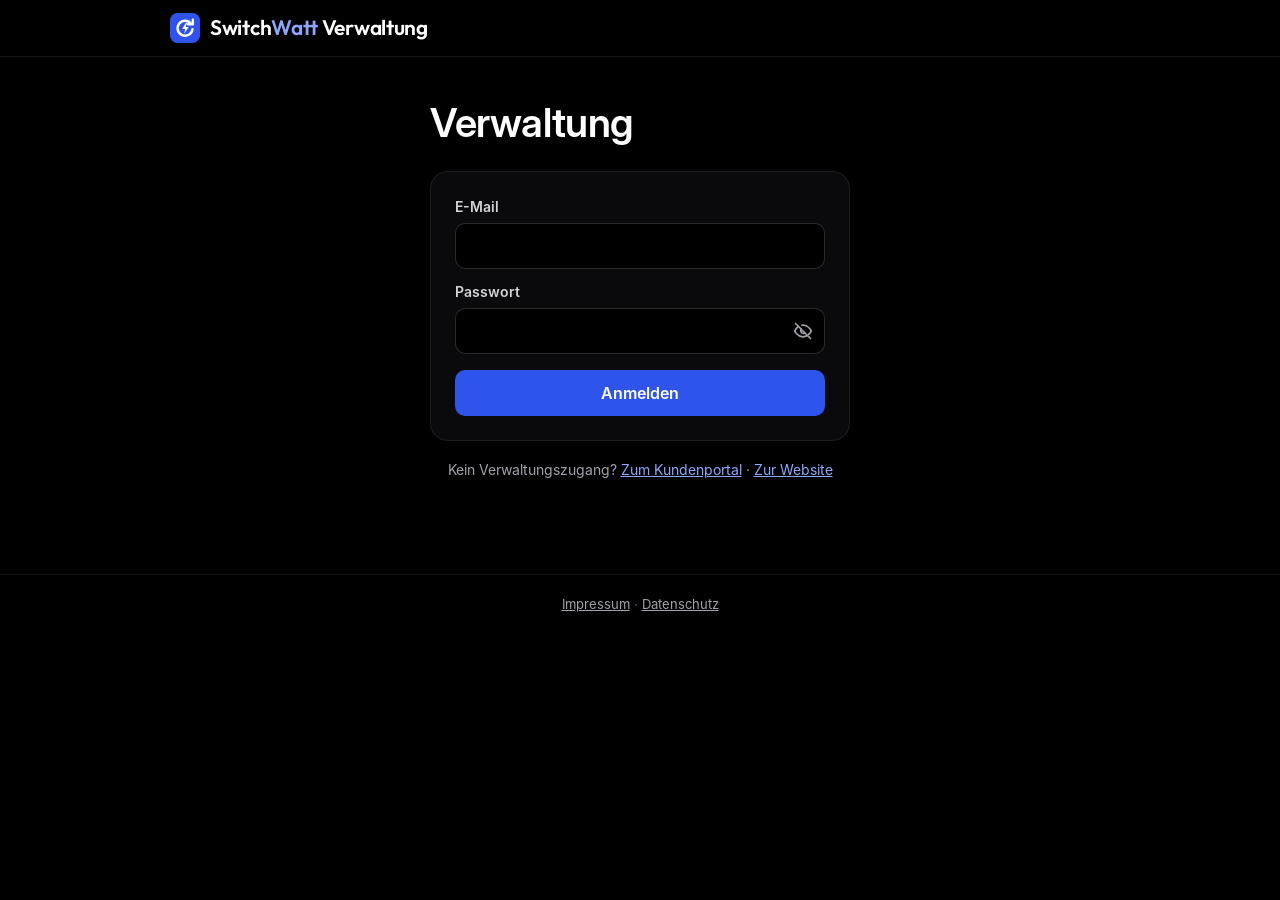
<file: admin.html>
<!doctype html>
<html lang="de">
<head>
<meta charset="utf-8">
<meta name="viewport" content="width=device-width, initial-scale=1">
<meta name="robots" content="noindex, nofollow">
<meta http-equiv="Content-Security-Policy" content="default-src 'self'; script-src 'self' 'unsafe-inline'; style-src 'self' 'unsafe-inline'; img-src 'self' data: blob:; font-src 'self'; connect-src https://fyseraoxefnwsayvqzps.supabase.co; base-uri 'self'; form-action 'self'">
<title>Verwaltung – SwitchWatt</title>
<link rel="stylesheet" href="sw-portal.css?v=30">
<style>
#app.sw-wrap{max-width:1200px}
.kc{border:1px solid rgba(255,255,255,.08);border-radius:14px;padding:16px 18px;margin-top:12px;background:rgba(255,255,255,.02)}
.kc-top{display:grid;grid-template-columns:minmax(200px,1.2fr) repeat(3,minmax(150px,1fr));gap:16px;align-items:start}
.kc-l{font-size:12px;color:#A1A1AA;text-transform:uppercase;letter-spacing:.4px;margin-bottom:4px}
.kc-v{font-size:15px;line-height:1.45}
.kc-name{font-size:17px;font-weight:600}
.kc-an{margin-top:14px;border-top:1px solid rgba(255,255,255,.06)}
.kc-row{display:grid;grid-template-columns:minmax(120px,1.3fr) 80px 170px 150px 120px 110px minmax(150px,1.2fr);gap:12px;align-items:center;padding:9px 0;border-bottom:1px solid rgba(255,255,255,.04);font-size:14px}.kc-row>*{white-space:nowrap;overflow:hidden;text-overflow:ellipsis}.kc-row .sw-badge{max-width:100%}
.kc-row:last-child{border-bottom:0}
@media (max-width:1100px){.kc-row{grid-template-columns:1fr 80px 170px 150px}.kc-row>*:nth-child(n+5){grid-column:auto}}@media (max-width:820px){.kc-top{grid-template-columns:1fr 1fr}.kc-row{grid-template-columns:1fr 1fr}}
</style>
</head>
<body>
<div class="sw-top"><div>
<a class="sw-logo" href="admin.html"><svg width="30" height="30" viewBox="0 0 48 48" aria-hidden="true"><rect width="48" height="48" rx="12" fill="#2F54EB"/><path d="M34 17.5A12 12 0 1 0 36 26" fill="none" stroke="#fff" stroke-width="3.8" stroke-linecap="round"/><path d="M36.5 10.5v7.5H29" fill="none" stroke="#fff" stroke-width="3.8" stroke-linecap="round" stroke-linejoin="round"/><path d="M25.5 15.5l-6 10h5l-2 7.5 7.5-10.5h-5l2.5-7z" fill="#fff"/></svg><span>Switch<span style="color:#8FA6FF">Watt</span> <span class="sw-hide-m">Verwaltung</span></span></a>
<div class="sw-row" id="topnav"></div>
</div></div>
<main class="sw-wrap" id="app"><p class="sw-muted" style="margin-top:40px">Wird geladen …</p></main>
<footer style="border-top:1px solid rgba(255,255,255,.08);padding:20px;text-align:center;font-size:13px;color:#71717A"><a href="impressum.html" style="color:#A1A1AA">Impressum</a> · <a href="datenschutz.html" style="color:#A1A1AA">Datenschutz</a></footer>
<div id="modal"></div>
<script src="sw-api.js?v=33"></script>
<script src="sw-zip.js?v=1"></script>
<script>
// Datensicherung: Tabellen als JSON plus alle Dateien in eine ZIP-Datei (nur Superadmin).
async function sicherung(uid,label,btn){
  var r=await SW.fn('verwaltung',uid?{aktion:'sicherung',uid:uid}:{aktion:'sicherung'});
  if(!r||!r.ok)throw new Error((r&&r.error)||'Sicherung fehlgeschlagen.');
  var enc=new TextEncoder(),F=[],fehl=[],n=0;
  Object.keys(r.tabellen).forEach(function(t){n+=r.tabellen[t].length;F.push({name:'tabellen/'+t+'.json',data:enc.encode(JSON.stringify(r.tabellen[t],null,1))});});
  for(var i=0;i<r.dateien.length;i++){var d=r.dateien[i];if(btn)btn.textContent='Dateien '+(i+1)+' von '+r.dateien.length+' …';
    try{if(!d.url)throw 0;var x=await fetch(d.url);if(!x.ok)throw 0;F.push({name:'dateien/'+d.pfad,data:new Uint8Array(await x.arrayBuffer())});}catch(e){fehl.push(d.pfad);}}
  var st=new Date(r.am),z=function(v){return String(v).padStart(2,'0');},stamp=st.getFullYear()+'-'+z(st.getMonth()+1)+'-'+z(st.getDate())+'_'+z(st.getHours())+z(st.getMinutes());
  F.unshift({name:'LIESMICH.txt',data:enc.encode('SwitchWatt Datensicherung vom '+st.toLocaleString('de-DE')+'\r\nUmfang: '+(uid?'ein Kunde ('+label+')':'alle Daten')+'\r\nTabellen: '+Object.keys(r.tabellen).length+' mit '+n+' Zeilen (Ordner tabellen, JSON)\r\nDateien: '+(r.dateien.length-fehl.length)+' von '+r.dateien.length+' (Ordner dateien)'+(fehl.length?'\r\nNICHT gesichert: '+fehl.join(', '):'')+'\r\n')});
  var a=document.createElement('a');a.href=URL.createObjectURL(SWZip.zip(F));a.download='SwitchWatt-Sicherung_'+stamp+(uid?'_'+String(label||uid).replace(/[^\w.@-]+/g,'_'):'')+'.zip';
  document.body.appendChild(a);a.click();setTimeout(function(){URL.revokeObjectURL(a.href);a.remove();},10000);
  return {fehl:fehl,dateien:r.dateien.length,zeilen:n};
}
document.addEventListener('click',async function(e){var b=e.target.closest&&e.target.closest('[data-sich]');if(!b||b.disabled)return;e.preventDefault();
  var alt=b.textContent;b.disabled=true;b.textContent='Sicherung läuft …';
  try{var s=await sicherung(b.getAttribute('data-sich')||null,b.getAttribute('data-sichn')||'',b);
    alert('Sicherung heruntergeladen: '+s.zeilen+' Datensätze, '+(s.dateien-s.fehl.length)+' von '+s.dateien+' Dateien.'+(s.fehl.length?'\n\nAchtung, '+s.fehl.length+' Dateien fehlen (siehe LIESMICH.txt).':'')+'\n\nBitte die ZIP-Datei in OneDrive „11 SwitchWatt“ ablegen.');}
  catch(x){alert(x.message);}finally{b.disabled=false;b.textContent=alt;}});

document.addEventListener('click',async function(ev){var b=ev.target.closest&&ev.target.closest('[data-wsneu]');if(!b)return;var p=b.getAttribute('data-wsneu').split('|');b.disabled=true;b.textContent='Prüft …';var r=await SW.fn('pruefen',{anlage_id:p[0],monat:p[1]});if(r&&r.ok){b.textContent='Fertig: '+r.status;setTimeout(function(){location.reload();},1200);}else{b.disabled=false;b.textContent=r&&r.warteschlange?'Noch nicht möglich':'Fehler';}});

(function(){
var app=document.getElementById('app'),nav=document.getElementById('topnav'),E=SW.esc,me=null,ME={},users={},zeigeZu=false;
function msg(t,x){return '<div class="sw-msg '+t+'">'+E(x)+'</div>';}
function $(s){return app.querySelector(s);}
var OPEN=['neu','in_pruefung','angebote','freigegeben'];
var PREIS={s:[29,313.2],m:[39,421.2],l:[49,529.2]};
function aboPreis(x){var p=PREIS[x.klasse]||PREIS.s;return (x.intervall==='year'?p[1]:p[0])*(x.rabatt?0.9:1);}
function aboJahr(x){return x.intervall==='year'?aboPreis(x):aboPreis(x)*12;}
function kpi(t,v,u){return '<div class="sw-card" style="margin:0;padding:16px"><div class="sw-muted" style="font-size:13px">'+t+'</div><div style="font-size:26px;font-weight:600;margin:4px 0">'+v+'</div><div class="sw-muted" style="font-size:13px">'+u+'</div></div>';}
var ZST={paid:['bezahlt','#22C55E'],open:['offen','#F5B70A'],draft:['Entwurf','#71717A'],void:['storniert','#71717A'],uncollectible:['uneinbringlich','#F87171']};
function zText(x){var st=ZST[x.status]||[x.status,'#71717A'];return '<strong>'+SW.num(x.betrag,2)+' €</strong> <span class="sw-badge" style="--c:'+st[1]+'">'+st[0]+'</span><br><span class="sw-muted" style="font-size:13px">'+SW.date(x.datum)+(x.test?' · Test':'')+'</span>';}

function renderLogin(err){
  nav.innerHTML='';
  app.innerHTML='<div style="max-width:420px;margin:0 auto"><h1>Verwaltung</h1>'+(SW.abgemeldet()?'<div class="sw-msg info" style="font-size:14px">Du wurdest nach 30 Minuten ohne Aktivität automatisch abgemeldet. Bitte neu anmelden.</div>':'')+'<form class="sw-card" id="f"><label for="m">E-Mail</label><input id="m" type="email" autocomplete="email" required><label for="p" style="margin-top:12px">Passwort</label><input id="p" type="password" autocomplete="current-password" required>'+(err?msg('err',err):'')+'<button class="sw-btn" style="margin-top:16px;width:100%">Anmelden</button></form><p class="sw-muted" style="text-align:center;font-size:14px;margin-top:16px">Kein Verwaltungszugang? <a href="portal.html">Zum Kundenportal</a> · <a href="index.html">Zur Website</a></p></div>';
  $('#f').onsubmit=async function(e){e.preventDefault();try{await SW.signIn($('#m').value.trim(),$('#p').value);start();}catch(x){renderLogin(x.message);}};
}

// „Was ist zu tun?“: Aufgaben ergeben sich aus dem Stand der Kunden. „Erledigt“ blendet eine Aufgabe aus, „Später“ für 7 Tage.
function aufgabenHtml(an,users,vm,WS,AE,KA){
  var heute=new Date().toISOString().slice(0,10),aus={};
  AE.forEach(function(x){if(!x.bis||x.bis>heute)aus[x.schluessel]=x;});
  var L=[],tage=function(d){return d?Math.floor((Date.now()-new Date(d).getTime())/864e5):null;};
  var cur=null,GR={frist:'w',freigabe:'w',angebote:'w',uebergeben:'w',wartet:'w',nachfassen:'w',fristfehlt:'w',startfehlt:'w',vertragfehlt:'w',daten:'k',kontakt:'k',check:'c',ws:'c'};
  var add=function(k,prio,text,link,wer,info){if(!aus[k])var g=GR[k.split(':')[0]]||'k';info=info||'';if(g==='w'&&!/kündigen bis|Frist offen|Kündigungsfrist/.test(info+text))info=(cur?'kündigen bis '+SW.date(cur):'Frist offen')+(info?' · '+info:'');L.push({k:k,p:prio,t:text,l:link,w:wer,i:info,g:g,f:cur});};
  an.forEach(function(a){var u=users[a.owner]||{};if(u.geschlossen_at)return;cur=a.kuendigung_bis||null;var wer='<a href="#/k/'+a.owner+'">'+E(u.name||u.email||'?')+'</a>',lk='<a href="#/a/'+a.id+'">'+E(a.name)+'</a>';
    var v=vm[a.owner],hatVm=v&&(!v.anlagen||!v.anlagen.length||v.anlagen.indexOf(a.id)>=0),ang=SW.arr(a.angebote).filter(function(o){return o.sichtbar;}),entw=SW.arr(a.angebote).filter(function(o){return !o.sichtbar;}).length,fg=SW.arr(a.freigaben),d=SW.daysUntil(a.kuendigung_bis),offen=OPEN.indexOf(a.status)>=0;
    var fristP=d==null?4:d<=14?1:d<=30?2:d<=60?3:4;
    if(hatVm&&offen&&a.kuendigung_bis&&d!=null&&d<=30&&!fg.length)add('frist:'+a.id+':'+a.kuendigung_bis,d<=14?0:1,(d<0?'Kündigungsfrist abgelaufen':'Kündigungsfrist in '+d+' Tagen')+' ('+SW.date(a.kuendigung_bis)+')',lk,wer,ang.length?ang.length+' Angebot(e), noch nicht freigegeben':'noch keine Angebote');
    if(fg.length&&['kuendigung','gewechselt'].indexOf(a.status)<0)add('freigabe:'+a.id,fristP,'Kunde hat freigegeben: Kündigung und neuen Vertrag vorbereiten',lk,wer,'freigegeben am '+SW.date(fg[0].freigegeben_at));
    if(hatVm&&offen&&!ang.length&&!fg.length&&entw)add('uebergeben:'+a.id,fristP,'Angebote prüfen und an Kunden übergeben',lk,wer,entw+' Entwurf/Entwürfe');
    var abD=SW.angeboteAb(a.kuendigung_bis),zuFrueh=abD&&abD>new Date().toISOString().slice(0,10);
    if(hatVm&&offen&&!ang.length&&!fg.length&&!entw&&zuFrueh)add('wartet:'+a.id+':'+abD,6,'Angebote einholen ab '+SW.date(abD),lk,wer,'Kündigungsfrist erst '+SW.date(a.kuendigung_bis)+', Angebote gelten nur wenige Wochen');
    if(hatVm&&offen&&!ang.length&&!fg.length&&!entw&&!zuFrueh)add('angebote:'+a.id,fristP,'Angebote einholen',lk,wer,'Vollmacht seit '+SW.date(v.erteilt_at)+(a.kuendigung_bis?' · kündigen bis '+SW.date(a.kuendigung_bis):' · Frist offen'));
    if(ang.length&&!fg.length&&offen){var neu=ang.map(function(o){return o.uebergeben_at||o.created_at;}).sort().pop(),t=tage(neu);if(t!=null&&t>=5)add('nachfassen:'+a.id+':'+String(neu).slice(0,10),fristP,'Kunde hat seit '+t+' Tagen nicht freigegeben: nachfassen',lk,wer,ang.length+' Angebot(e)');}
    if(offen&&!a.kuendigung_bis&&hatVm&&a._t){if(a._t.fehlt==='vertrag')add('vertragfehlt:'+a.id,3,'Vertrag anfordern',lk,wer,'ohne Vertrag kein Kündigungstermin');else if(a._t.fehlt==='start')add('startfehlt:'+a.id,3,'Beginn der Belieferung klären',lk,wer,'Vertrag läuft '+(a._t.laufzeit?a._t.laufzeit/12+' Jahre ':'')+'ab tatsächlichem Beginn, Datum fehlt');else add('fristfehlt:'+a.id,4,'Kündigungsfrist im Vertrag prüfen',lk,wer,'Termin ließ sich nicht berechnen');}
    if(!a.daten_bestaetigt_at&&tage(a.created_at)>=3)add('daten:'+a.id,5,'Kunde hat die Anlagendaten noch nicht bestätigt: erinnern',lk,wer,'angelegt am '+SW.date(a.created_at));
    var cf=SW.arr(a.check_frei)[0]||a.check_frei;if(cf&&cf.angefragt_at&&!cf.frei_at)add('check:'+a.id,2,'Abrechnungs-Check freischalten',lk,wer,'angefragt am '+SW.date(cf.angefragt_at));
  });
  cur=null;
  var anById={};an.forEach(function(a){anById[a.id]=a;});
  WS.forEach(function(w){var a=anById[w.anlage_id]||{},u=users[w.owner]||{};add('ws:'+w.anlage_id+':'+w.monat,1,'Abrechnungs-Check wartet: erneut prüfen ('+String(w.monat).slice(5,7)+'/'+String(w.monat).slice(0,4)+')','<a href="#/a/'+w.anlage_id+'">'+E(a.name||'?')+'</a>',E(u.name||u.email||'?'),E(w.fehler||''));});
  KA.forEach(function(x){add('kontakt:'+x.id,x.name==='SwitchWatt System'?1:2,x.name==='SwitchWatt System'?'Systemmeldung prüfen':'Kontaktanfrage beantworten','<span title="'+E(x.nachricht||'')+'">'+E(String(x.nachricht||'').slice(0,60))+(String(x.nachricht||'').length>60?' …':'')+'</span>',E((x.name||'')+(x.firma?', '+x.firma:''))+' ('+E(x.email||'')+')',SW.dateTime(x.created_at));});
  L.sort(function(x,y){if(x.f!==y.f){if(!x.f)return 1;if(!y.f)return -1;return x.f<y.f?-1:1;}if(x.l!==y.l)return x.l<y.l?-1:1;return x.p-y.p;});
  var farbe=function(p){return p<=0?'#F87171':p<=1?'#F87171':p<=2?'#F5B70A':p<=4?'#8FA6FF':'#71717A';},wort=function(p){return p<=1?'dringend':p<=2?'bald':p<=4?'offen':'später';};
  var zeile=function(x){return '<div style="display:flex;gap:12px;align-items:center;flex-wrap:wrap;padding:10px 0;border-top:1px solid rgba(255,255,255,.08)"><span class="sw-badge" style="--c:'+farbe(x.p)+';flex:0 0 84px;width:84px;box-sizing:border-box;justify-content:center;text-align:center">'+wort(x.p)+'</span><div style="flex:1 1 260px;min-width:0"><div style="font-weight:500">'+x.t+'</div><div class="sw-muted" style="font-size:13px;margin-top:2px">'+x.l+' · '+x.w+(x.i?' · '+x.i:'')+'</div></div><span style="flex:0 0 auto;white-space:nowrap">'+(/^(angebote|uebergeben):/.test(x.k)?'<a class="sw-btn small" href="#/a/'+x.k.split(':')[1]+'/angebot">'+(/^uebergeben/.test(x.k)?'Angebote prüfen':'Angebote hochladen')+'</a> ':'')+'<button class="sw-btn ghost small" data-ae="'+E(x.k)+'" data-bis="7">Später</button> <button class="sw-btn ghost small" data-ae="'+E(x.k)+'">Erledigt</button></span></div>';};
  var G=[['w','Wechselservice'],['c','Abrechnungs-Check'],['k','Kunden und Anfragen']];
  return '<section class="sw-card" id="todo"><h2>Was ist zu tun?'+(L.length?' <span class="sw-muted" style="font-weight:400">('+L.length+')</span>':'')+'</h2>'+(L.length?G.map(function(g){var l=L.filter(function(x){return x.g===g[0];});return l.length?'<h3 style="margin:18px 0 2px;font-size:15px;color:#A1A1AA;font-weight:600;text-transform:uppercase;letter-spacing:.04em">'+g[1]+' <span style="font-weight:400">('+l.length+')</span></h3>'+l.map(zeile).join(''):'';}).join(''):'<p class="sw-muted" style="margin:0">Nichts offen. 🎉</p>')+'</section>';
}
document.addEventListener('click',async function(e){var b=e.target.closest&&e.target.closest('[data-ae]');if(!b)return;e.preventDefault();b.disabled=true;
  var k=b.getAttribute('data-ae'),bis=b.getAttribute('data-bis');
  try{if(/^kontakt:/.test(k)&&!bis)await SW.rest('kontaktanfragen?id=eq.'+k.slice(8),{method:'PATCH',body:{erledigt_at:new Date().toISOString()}});
    else await SW.rest('aufgaben_erledigt',{method:'POST',headers:{Prefer:'resolution=merge-duplicates'},body:{schluessel:k,erledigt_at:new Date().toISOString(),bis:bis?new Date(Date.now()+bis*864e5).toISOString().slice(0,10):null}});
    var row=b.closest('div[style*="border-top"]');if(row)row.remove();}catch(x){alert(x.message);b.disabled=false;}});
async function renderList(){
  var r=await Promise.all([SW.rest('anlagen?select=*,angebote(id,created_at,sichtbar,uebergeben_at),freigaben(id,freigegeben_at),dokumente(art),pruefungen(monat,status),check_frei(frei_at,angefragt_at)&order=kuendigung_bis.asc.nullslast'),SW.rest('profiles?select=*'),SW.rest('vollmachten?select=owner,erteilt_at,anlagen&widerrufen_at=is.null'),SW.rest('marktwerte?select=*&order=monat.desc&limit=14'),SW.rest('abos?select=owner,anlage_id,status,klasse,intervall,laeuft_bis,kuendigung_zum,livemode,rabatt'),SW.rest('dv_bewertung?select=*').catch(function(){return [];}),SW.rest('check_warteschlange?select=*&erledigt_at=is.null&order=am.asc').catch(function(){return [];}),SW.rest('aufgaben_erledigt?select=*').catch(function(){return [];}),SW.rest('kontaktanfragen?select=*&erledigt_at=is.null&order=created_at.asc').catch(function(){return [];})]);
  r[0].forEach(function(a){var t=SW.termine(a,SW.arr(a.dokumente).some(function(x){return x.art==='vertrag';}));a._t=t;a._kb_db=a.kuendigung_bis;a.kuendigung_bis=t.kuendigen_bis;});
  var an=r[0]; users={}; r[1].forEach(function(p){users[p.id]=p;}); var vm={}; r[2].forEach(function(v){var x=vm[v.owner];if(!x){vm[v.owner]={owner:v.owner,erteilt_at:v.erteilt_at,anlagen:v.anlagen&&v.anlagen.length?v.anlagen.slice():null};return;}if(v.erteilt_at<x.erteilt_at)x.erteilt_at=v.erteilt_at;if(!v.anlagen||!v.anlagen.length)x.anlagen=null;else if(x.anlagen)v.anlagen.forEach(function(id){if(x.anlagen.indexOf(id)<0)x.anlagen.push(id);});});
  var abo={}; (r[4]||[]).forEach(function(x){if(['active','trialing','past_due'].indexOf(x.status)<0)return;(abo[x.owner]=abo[x.owner]||[]).push(x);});
  var zu=r[1].filter(function(p){return p.geschlossen_at;}).length;
  var PA={};(r[5]||[]).forEach(function(x){PA[x.anlage_id]=x;});
  function paTxt(id){var x=PA[id];if(!x)return '';var t={gruen:['🟢','günstig'],gelb:['🟡','üblich'],rot:['🔴','teuer']}[x.ampel]||['',''];return ' · <span title="DV-Kosten ca. '+SW.num(x.kosten_jahr,0)+' €/J, günstig ab ca. '+SW.num(x.guenstig_jahr,0)+' €/J ('+x.vergleichspunkte+' Vergleichswerte)">DV '+t[0]+' '+t[1]+(x.ersparnis_jahr>0?' (−'+SW.num(x.ersparnis_jahr,0)+' €/J)':'')+'</span>';}
  function aboTxt(o){var l=abo[o]||[];if(!l.length)return '<span class="sw-muted">–</span>';return l.map(function(x){return '<strong>Check '+String(x.klasse||'').toUpperCase()+'</strong> · '+SW.num(aboPreis(x),2)+' € '+(x.intervall==='year'?'/ Jahr':'/ Monat')+(x.livemode===false?' <span class="sw-badge" style="--c:#71717A">Test</span>':'')+'<br><span class="sw-muted" style="font-size:13px">'+(x.kuendigung_zum?'gekündigt zum '+SW.date(x.kuendigung_zum):'verlängert sich am '+SW.date(x.laeuft_bis))+'</span>';}).join('<br>');}
  if(!zeigeZu)an=an.filter(function(a){return !(users[a.owner]&&users[a.owner].geschlossen_at);});
  var kunden=r[1].filter(function(p){return p.rolle!=='admin'&&(zeigeZu||!p.geschlossen_at);});
  var team=r[1].filter(function(p){return p.rolle==='admin';});
  var SA=!!ME.superadmin, akt=kunden.filter(function(p){return !p.geschlossen_at;});
  var anOf={};an.forEach(function(a){(anOf[a.owner]=anOf[a.owner]||[]).push(a);});
  var aboL=[];Object.keys(abo).forEach(function(k){aboL=aboL.concat(abo[k]);});
  var jahr=aboL.reduce(function(t,x){return t+aboJahr(x);},0), kwp=an.reduce(function(t,a){return t+(Number(a.kwp)||0);},0);
  var wechsel=function(a){var v=vm[a.owner];return !!(v&&(!v.anlagen||!v.anlagen.length||v.anlagen.indexOf(a.id)>=0));};
  var offenW=an.filter(function(a){return OPEN.indexOf(a.status)>=0&&wechsel(a);}).length;
  var h='<div class="sw-row" style="justify-content:space-between;align-items:center"><h1>Übersicht</h1>'+(SA?'<button class="sw-btn ghost small" data-sich="" title="Alle Daten und Dateien als ZIP herunterladen, z. B. in OneDrive „11 SwitchWatt“ ablegen">Datensicherung herunterladen</button>':'')+'</div><div class="sw-grid" style="grid-template-columns:repeat(auto-fit,minmax(170px,1fr));gap:12px;margin-bottom:18px">'+
    kpi('Kunden',akt.length,akt.filter(function(p){return vm[p.id];}).length+' mit Vollmacht')+
    kpi('Anlagen',an.length,SW.num(kwp)+' kWp gesamt')+
    kpi('Wechsel offen',offenW,'neu, in Prüfung, Angebote, freigegeben')+
    kpi('Aktive Abos',aboL.length,SW.num(jahr,2)+' € pro Jahr netto')+
    '<div class="sw-card" style="margin:0;padding:16px"><div class="sw-muted" style="font-size:13px">Zahlungen</div><div id="kpi_z" style="font-size:26px;font-weight:600;margin:4px 0">…</div><div class="sw-muted" style="font-size:13px" id="kpi_z2">wird aus Stripe geladen</div></div></div>';
  h+=aufgabenHtml(an,users,vm,r[6]||[],r[7]||[],r[8]||[]);
  h+='<section class="sw-card"><div class="sw-row" style="justify-content:space-between"><h2 style="margin:0">Kunden</h2>'+(zu?'<label class="sw-check" style="margin:0"><input type="checkbox" id="zz"'+(zeigeZu?' checked':'')+'><span>Geschlossene Konten zeigen ('+zu+')</span></label>':'')+'</div>'+
    kunden.map(function(p){var g=!!p.geschlossen_at,al=anOf[p.id]||[];
      return '<div class="kc"'+(g?' style="opacity:.55"':'')+'><div class="kc-top">'+
        '<div><a class="kc-name" href="#/k/'+p.id+'">'+E(p.name||p.email)+'</a>'+(g?' <span class="sw-badge" style="--c:#71717A">geschlossen</span>':'')+'<div class="sw-muted" style="font-size:14px;margin-top:2px">'+E(p.firma||'')+(p.firma?' · ':'')+E(p.email)+'</div></div>'+
        '<div><div class="kc-l">Vollmacht</div><div class="kc-v">'+(vm[p.id]?'<span class="sw-badge" style="--c:#22C55E">erteilt</span> '+SW.date(vm[p.id].erteilt_at):(g?'–':(abo[p.id]&&abo[p.id].length?'<span class="sw-muted">nicht nötig (nur Check)</span>':'<span class="sw-badge" style="--c:#F87171">fehlt</span>')))+'</div></div>'+
        '<div><div class="kc-l">Abo</div><div class="kc-v">'+aboTxt(p.id)+'</div></div>'+
        '<div><div class="kc-l">Letzte Zahlung</div><div class="kc-v" id="zl_'+p.id+'"><span class="sw-muted">…</span></div></div></div>'+
        '<div class="kc-an">'+(al.length?al.map(function(a){var d=SW.daysUntil(a.kuendigung_bis),docs=SW.arr(a.dokumente),pc=SW.arr(a.pruefungen).sort(function(x,y){return x.monat<y.monat?1:-1;})[0];
          var w=wechsel(a),x=PA[a.id],amp=x?({gruen:['🟢','günstig'],gelb:['🟡','üblich'],rot:['🔴','teuer']}[x.ampel]||['','']):null;
          var frist=!w?'<span class="sw-muted">–</span>':a.kuendigung_bis?'<span'+(d!=null&&d<=45&&OPEN.indexOf(a.status)>=0?' class="sw-red"':'')+'>bis '+SW.date(a.kuendigung_bis)+(d!=null&&d<=45&&OPEN.indexOf(a.status)>=0?' ('+d+' T.)':'')+'</span>':'<span class="sw-muted">Frist offen</span>';
          return '<div class="kc-row"><a href="#/a/'+a.id+'"><strong>'+E(a.name)+'</strong></a><span>'+SW.num(a.kwp,1)+' kWp</span><span>'+(w?SW.badge(a.status):'<span class="sw-badge" style="--c:#8FA6FF">nur Check</span>')+'</span><span>'+frist+'</span><span class="sw-muted">'+docs.length+' Dok. · '+SW.arr(a.angebote).length+' Angeb.</span><span>'+(pc?'Check '+String(pc.monat).slice(5,7)+'/'+String(pc.monat).slice(2,4)+' '+({gruen:'✅',gelb:'⚠️',rot:'❗'}[pc.status]||''):'<span class="sw-muted">kein Check</span>')+'</span><span'+(x?' title="DV-Kosten ca. '+SW.num(x.kosten_jahr,0)+' €/J, günstig ab ca. '+SW.num(x.guenstig_jahr,0)+' €/J ('+x.vergleichspunkte+' Vergleichswerte)"':'')+'>'+(amp?amp[0]+' '+amp[1]+(x.ersparnis_jahr>0?' <span class="sw-muted">−'+SW.num(x.ersparnis_jahr,0)+' €/J</span>':''):'<span class="sw-muted">–</span>')+'</span></div>';}).join(''):'<div class="kc-row"><span class="sw-muted">Noch keine Anlage</span></div>')+'</div></div>';}).join('')+
    (kunden.length?'':'<p class="sw-muted">Noch keine Kunden.</p>')+'</section>';
  var fr=an.filter(function(a){return a.kuendigung_bis&&OPEN.indexOf(a.status)>=0&&wechsel(a);}).sort(function(x,y){return x.kuendigung_bis<y.kuendigung_bis?-1:1;});
  var ohne=an.filter(function(a){return !a.kuendigung_bis&&OPEN.indexOf(a.status)>=0&&wechsel(a);});
  var WS=r[6]||[];if(WS.length){var anById={};r[0].forEach(function(x){anById[x.id]=x;});h+='<section class="sw-card" style="border-color:rgba(245,183,10,.5)"><h2>Wartende Abrechnungs-Checks ('+WS.length+')</h2><p class="sw-muted" style="font-size:14px;margin-top:-4px">Das Auslesen ist ausgefallen (z. B. KI-Guthaben leer). Der Kunde hat eine freundliche Meldung bekommen. Nach dem Aufladen hier erneut starten.</p>'+WS.map(function(w){var a=anById[w.anlage_id]||{},u=users[w.owner]||{};return '<div class="kc-row" style="grid-template-columns:minmax(160px,1.3fr) 100px minmax(160px,1.3fr) 1fr 150px"><span><a href="#/a/'+w.anlage_id+'">'+E(a.name||'?')+'</a></span><span>'+String(w.monat).slice(5,7)+'/'+String(w.monat).slice(0,4)+'</span><span>'+E(u.name||u.email||'?')+'</span><span class="sw-muted" style="font-size:13px">'+E(w.fehler||'')+' · '+w.versuche+'×, '+SW.dateTime(w.am)+'</span><button class="sw-btn small" data-wsneu="'+w.anlage_id+'|'+String(w.monat).slice(0,7)+'">Erneut prüfen</button></div>';}).join('')+'</section>';}
  h+='<section class="sw-card"><h2>Fristen</h2><p class="sw-muted" style="font-size:14px;margin-top:-4px">Offene Wechsel (mit Vollmacht) mit Kündigungstermin, der nächste zuerst. Anlagen nur mit Abrechnungs-Check stehen hier nicht.</p>'+
    (fr.length?fr.map(function(a){var u=users[a.owner]||{},d=SW.daysUntil(a.kuendigung_bis),c=d<0?'#71717A':d<=14?'#F87171':d<=45?'#F5B70A':'#22C55E';
      return '<div class="kc-row" style="grid-template-columns:130px minmax(160px,1.3fr) minmax(160px,1.3fr) 150px 1fr"><span class="sw-badge" style="--c:'+c+'">'+(d<0?'abgelaufen':d===0?'heute':'noch '+d+' Tage')+'</span><span><strong>'+SW.date(a.kuendigung_bis)+'</strong>'+(a._t&&a._t.verlaengert?' <span class="sw-muted" title="Vertrag hat sich automatisch verlängert, nächster möglicher Ausstieg">↻</span>':'')+' · <a href="#/a/'+a.id+'">'+E(a.name)+'</a></span><span><a href="#/k/'+a.owner+'">'+E(u.name||u.email||'?')+'</a>'+(u.firma?' <span class="sw-muted">'+E(u.firma)+'</span>':'')+'</span><span>'+SW.badge(a.status)+'</span><span class="sw-muted">'+(vm[a.owner]?'':'<span class="sw-red">keine Vollmacht</span> · ')+SW.arr(a.angebote).length+' Angebot(e)'+(SW.arr(a.freigaben).length?' · freigegeben':'')+'</span></div>';}).join(''):'<p class="sw-muted">Keine offenen Fristen.</p>')+
    (ohne.length?'<p style="margin:14px 0 0;font-size:14px"><span class="sw-red">Frist noch nicht erfasst:</span> '+ohne.map(function(a){return '<a href="#/a/'+a.id+'">'+E(a.name)+'</a>';}).join(', ')+'</p>':'')+'</section>';
  h+='<section class="sw-card"><h2>Team</h2><p class="sw-muted" style="font-size:14px">Admins sehen und bearbeiten alles in der Verwaltung. Admins ernennen oder entfernen, Konten schließen und Unterlagen löschen kann nur die Superadmin.'+(SA?' Neue Admins: Die Person legt sich zuerst ein normales Kundenkonto an, dann auf der Seite des Kunden „Zum Admin machen“.':'')+'</p><table class="sw-stack"><tbody>'+team.map(function(p){return '<tr><td data-l="Name">'+E(p.name||'–')+'</td><td data-l="E-Mail">'+E(p.email)+'</td><td data-l="Rolle">'+(p.superadmin?'<span class="sw-badge" style="--c:#8FA6FF">Superadmin</span>':'Admin')+'</td>'+(SA?'<td>'+(p.superadmin?'':'<button class="sw-btn ghost small" data-adm="'+p.id+'" data-an="0">Admin entfernen</button>')+'</td>':'')+'</tr>';}).join('')+'</tbody></table><div id="teamerr"></div></section>';
  var mws=r[3]||[];
  h+='<section class="sw-card"><h2>Marktwerte Solar</h2><p class="sw-muted" style="font-size:14px">Offizielle Monatsmarktwerte von netztransparenz.de. Der Abrechnungs-Check rechnet damit. Neue Werte meldet das Markt-Briefing jeden Montag.</p>'+
  '<table><thead><tr><th>Monat</th><th>ct/kWh</th><th>vorher</th></tr></thead><tbody>'+mws.map(function(m){return '<tr><td>'+String(m.monat).slice(5,7)+'/'+String(m.monat).slice(0,4)+'</td><td>'+SW.num(m.solar_ct,3)+'</td><td>'+(m.vorher_ct!=null?SW.num(m.vorher_ct,3):'–')+'</td></tr>';}).join('')+'</tbody></table>'+
  '<form id="mwf" class="sw-row" style="margin-top:14px;align-items:flex-end"><div><label for="mw_m">Monat</label><input id="mw_m" type="month"></div><div><label for="mw_v">Wert ct/kWh</label><input id="mw_v" inputmode="decimal" placeholder="z. B. 6,359"></div><div><label for="mw_a">Korrektur: alter Wert (optional)</label><input id="mw_a" inputmode="decimal"></div><button class="sw-btn small" type="submit">Speichern</button></form><div id="mwerr"></div></section>';
  app.innerHTML=h;
  SW.fn('verwaltung',{aktion:'zahlungen'}).then(function(z){var L=(z&&z.zahlungen)||[],last={},off=0,sum=0;L.forEach(function(x){if(!last[x.uid]||x.datum>last[x.uid].datum)last[x.uid]=x;if(x.status==='open')off+=x.offen;if(x.status==='paid')sum+=x.bezahlt;});
    Object.keys(users).forEach(function(k){var c=document.getElementById('zl_'+k);if(c)c.innerHTML=last[k]?zText(last[k]):'<span class="sw-muted">–</span>';});
    var a=document.getElementById('kpi_z'),b=document.getElementById('kpi_z2');if(a){a.textContent=SW.num(sum,2)+' €';b.innerHTML='bezahlt'+(off?' · <span class="sw-red">'+SW.num(off,2)+' € offen</span>':' · nichts offen');}
  }).catch(function(){var a=document.getElementById('kpi_z');if(a)a.textContent='–';});
  var zz=$('#zz');if(zz)zz.onchange=function(){zeigeZu=zz.checked;renderList();};
  app.querySelectorAll('[data-adm]').forEach(function(b){b.onclick=async function(){var p=users[b.dataset.adm]||{},an=b.dataset.an==='1';
    if(!confirm(an?(p.name||p.email)+' zum Admin machen? Die Person sieht dann alle Kunden, Anlagen und Unterlagen.':(p.name||p.email)+' die Admin-Rechte entziehen?'))return;
    try{await SW.rest('rpc/admin_setzen',{method:'POST',body:{uid:p.id,an:an}});renderList();}catch(x){$('#teamerr').innerHTML=msg('err',x.message);window.scrollTo(0,document.body.scrollHeight);}};});
  app.querySelectorAll('[data-zu]').forEach(function(b){b.onclick=async function(){var p=users[b.dataset.zu]||{};
    var t=prompt('Konto von '+(p.name||p.email)+' schließen?\n\nLaufende Abos werden sofort gekündigt, die Anmeldung gesperrt und die Vollmacht widerrufen. Unterlagen werden nie gelöscht: Hat das Konto Unterlagen, bleibt alles archiviert sichtbar. Ohne Unterlagen wird das Konto ganz entfernt. Die E-Mail-Adresse ist danach wieder frei.\n\nZur Bestätigung die E-Mail-Adresse eintippen:','');
    if(t==null)return;if(t.trim().toLowerCase()!==String(p.email||'').toLowerCase()){alert('Die E-Mail-Adresse stimmt nicht. Es wurde nichts geändert.');return;}
    b.disabled=true;b.textContent='wird geschlossen …';var r=await SW.fn('verwaltung',{aktion:'konto_schliessen',uid:p.id,email:t.trim()});
    if(!r.ok){alert(r.error||'Fehler');b.disabled=false;b.textContent='Konto schließen';return;}
    alert(r.art==='entfernt'?'Das Konto hatte keine Unterlagen und wurde ganz entfernt.':'Das Konto ist geschlossen. Die Unterlagen bleiben archiviert (Haken „Geschlossene Konten zeigen“).');renderList();};});
  var mf=$('#mwf');if(mf)mf.onsubmit=async function(e){e.preventDefault();var m=$('#mw_m').value,v=Number(String($('#mw_v').value).replace(',','.')),al=$('#mw_a').value?Number(String($('#mw_a').value).replace(',','.')):null;
    if(!/^\d{4}-\d{2}$/.test(m)||!(v>-100&&v<100)){$('#mwerr').innerHTML=msg('err','Bitte Monat und Wert eingeben.');return;}
    try{await SW.rest('marktwerte',{method:'POST',prefer:'resolution=merge-duplicates',body:{monat:m+'-01',solar_ct:v,vorher_ct:al}});renderList();}catch(x){$('#mwerr').innerHTML=msg('err',x.message);}};
}

async function renderOne(id){
  var q=encodeURIComponent(id);
  var r=await Promise.all([SW.rest('anlagen?select=*&id=eq.'+q),SW.rest('dokumente?select=*&anlage_id=eq.'+q+'&order=created_at.desc'),SW.rest('angebote?select=*&anlage_id=eq.'+q+'&order=created_at.asc'),SW.rest('freigaben?select=*&anlage_id=eq.'+q),SW.rest('verlauf?select=*&anlage_id=eq.'+q+'&order=created_at.desc'),SW.rest('profiles?select=*'),SW.rest('pruefungen?select=*&anlage_id=eq.'+q+'&order=monat.desc'),SW.rest('check_frei?select=*&anlage_id=eq.'+q),SW.rest('wechsel_zahlungen?select=*&anlage_id=eq.'+q).catch(function(){return [];})]);
  var a=r[0][0];if(!a){app.innerHTML=msg('err','Nicht gefunden.');return;}
  r[5].forEach(function(p){users[p.id]=p;});
  var docs=r[1],offers=r[2],fg=r[3][0],log=r[4],u=users[a.owner]||{},wz=(r[8]||[])[0]||null;
  var TT=SW.termine(a,docs.some(function(x){return x.art==='vertrag';}));
  var mwh=a.kwp?a.kwp*0.95:null;
  var h='<p style="margin-top:28px"><a href="#/">← Übersicht</a></p><div class="sw-row" style="justify-content:space-between"><h1 style="margin-bottom:0">'+E(a.name)+'</h1>'+SW.badge(a.status)+'</div>'+
  '<p class="sw-muted">Kunde: <a href="#/k/'+a.owner+'">'+E(u.name||u.email||'')+'</a> · <a href="mailto:'+E(u.email)+'">'+E(u.email)+'</a>'+(u.telefon?' · '+E(u.telefon):'')+(mwh?' · geschätzt '+SW.num(mwh)+' MWh/Jahr':'')+'</p>'+
  '<p><button type="button" class="sw-btn ghost small" id="go_ang">'+(offers.length?'Angebote ('+offers.length+') ↓':'Angebote hochladen ↓')+'</button></p>';
  /* Status */
  h+='<section class="sw-card"><h2>Status</h2><div class="sw-row"><select id="st" style="flex:0 1 260px">'+Object.keys(SW.STATUS).map(function(k){return '<option value="'+k+'"'+(k===a.status?' selected':'')+'>'+E(SW.STATUS[k][0])+'</option>';}).join('')+'</select><input id="stn" placeholder="Notiz für den Verlauf (sieht der Kunde)" style="flex:1 1 260px"><button class="sw-btn" id="stb">Speichern</button></div><div id="sterr"></div></section>';
  /* Daten */
  h+='<section class="sw-card"><h2>Daten</h2><dl class="sw-grid sw-dl">'+[['Betreiber','betreiber'],['Anschrift Betreiber','betreiber_anschrift'],['Standort','standort'],['kWp','kwp'],['MaStR','mastr'],['MaLo','malo'],['Netzbetreiber','netzbetreiber'],['Datenlogger','datenlogger'],['Direktvermarkter','direktvermarkter'],['Anschrift DV','dv_anschrift'],['Vertragsnr.','dv_vertragsnr'],['Entgelt','entgelt'],['Vertragsbeginn','vertragsbeginn'],['Erstlaufzeit','laufzeit_monate'],['Vertrag bis (laut Vertrag)','vertragsende'],['Kündigungsfrist','kuendigungsfrist'],['Kündigen bis (laut Vertrag)','kuendigung_bis'],['Nächster Ausstieg','_aus'],['Verlängerung','verlaengerung'],['Hinweise','notiz'],['Daten bestätigt','daten_bestaetigt_at']].map(function(f){var v=a[f[1]];if(f[1]==='datenlogger')v=({bluelog:'meteocontrol blue\'Log',sma:'SMA Data Manager',solarlog:'Solar-Log',dv_box:'Steuerbox des aktuellen DV',sonstiges:'anderer Logger'})[v]||v||null;if(f[1]==='_aus')v=TT.ende?'<strong>'+SW.date(TT.ende)+'</strong>, kündigen bis <strong>'+SW.date(TT.kuendigen_bis)+'</strong>'+(TT.verlaengert?' <span class="sw-muted">(automatisch verlängert)</span>':''):(TT.fehlt==='vertrag'?'<span class="sw-red">Vertrag fehlt</span>':TT.fehlt==='start'?'<span class="sw-red">Beginn der Belieferung fehlt</span>'+(TT.laufzeit?' <span class="sw-muted">(Erstlaufzeit '+TT.laufzeit+' Monate)</span>':''):'–');else if(f[1]==='laufzeit_monate')v=v?v+' Monate':(TT.laufzeit?TT.laufzeit+' Monate <span class="sw-muted">(aus dem Vertrag)</span>':'–');else if(f[1]==='vertragsende'||f[1]==='kuendigung_bis'||f[1]==='vertragsbeginn')v=SW.date(v);else if(f[1]==='daten_bestaetigt_at')v=v?SW.dateTime(v):'<span class="sw-red">noch nicht</span>';else v=E(v==null?'–':v);return '<div><dt>'+f[0]+'</dt><dd>'+v+'</dd></div>';}).join('')+'</dl>'+(a.register&&a.register.einheiten&&a.register.einheiten.length?'<p class="sw-muted" style="font-size:14px">Register: '+a.register.einheiten.map(function(u){return E((u.name||'')+' · '+u.mastr+' · '+SW.num(u.kwp,2)+' kWp · '+u.standort+' · IBN '+SW.date(u.inbetriebnahme)+' · '+(u.einspeisung||''));}).join('<br>')+'</p>':'')+
  '<details><summary style="cursor:pointer;color:#8FA6FF">Daten korrigieren</summary><form id="df" style="margin-top:12px"><div class="sw-grid">'+[['direktvermarkter','Direktvermarkter'],['dv_anschrift','Anschrift DV'],['dv_vertragsnr','Vertragsnr.'],['entgelt','Entgelt'],['vertragsbeginn','Beginn der Belieferung','date'],['laufzeit_monate','Erstlaufzeit (Monate)','number'],['vertragsende','Vertrag bis','date'],['kuendigung_bis','Kündigen bis','date'],['kuendigungsfrist','Kündigungsfrist (Text)'],['verlaengerung','Verlängerung (Text)'],['mastr','MaStR'],['malo','MaLo'],['kwp','kWp','number']].map(function(f){return '<div><label for="d_'+f[0]+'">'+f[1]+'</label><input id="d_'+f[0]+'" type="'+(f[2]||'text')+'"'+(f[2]==='number'?' step="'+(f[0]==='laufzeit_monate'?'1':'0.01')+'"':'')+' value="'+E(a[f[0]]==null?'':a[f[0]])+'"></div>';}).join('')+'</div><button class="sw-btn small" style="margin-top:12px">Speichern</button><div id="dferr"></div></form></details></section>';
  /* Angebote */
  var drafts=offers.filter(function(o){return !o.sichtbar;}),kAlt=null;offers.forEach(function(o){if(o.daten&&o.daten.kosten_alt!=null)kAlt=o.daten;});
  h+='<section class="sw-card" id="sec_ang"><h2>Angebote</h2>'+(kAlt?'<p class="sw-muted" style="font-size:14px;margin-top:-4px">Heutige Kosten laut Vertrag ca. <strong>'+SW.num(kAlt.kosten_alt,0)+' € pro Jahr</strong> (gerechnet mit '+SW.num(kAlt.kwh_jahr/1000,0)+' MWh'+(kAlt.marktwert_ct?' und Marktwert Solar '+SW.num(kAlt.marktwert_ct,2)+' ct/kWh im 12-Monats-Schnitt':'')+'). Gleiche Formel für alle Angebote.</p>':'')+
  (offers.length?'<table class="sw-stack"><thead><tr><th style="width:34px"></th><th>Anbieter</th><th>Entgelt</th><th>Kosten/Jahr</th><th>Ersparnis/Jahr</th><th>Laufzeit</th><th></th></tr></thead><tbody>'+offers.map(function(o){var ent=o.entgelt_text||[o.fix_monat?SW.num(o.fix_monat,2)+' €/Monat':'',o.ct_kwh!=null?SW.num(o.ct_kwh,3)+' ct/kWh':'',o.prozent!=null?SW.num(o.prozent,2)+' %':''].filter(Boolean).join(' + ');
    return '<tr'+(o.sichtbar?'':' style="background:rgba(245,183,10,.05)"')+'><td>'+(!o.sichtbar&&!fg?'<input type="checkbox" class="ang_cb" value="'+o.id+'" checked aria-label="An Kunden übergeben">':'')+'</td><td data-l="Anbieter"><strong>'+E(o.anbieter)+'</strong>'+(o.empfohlen?' <span class="sw-badge" style="--c:#22C55E">Empfehlung</span>':'')+(o.sichtbar?' <span class="sw-badge" style="--c:#8FA6FF">beim Kunden</span>':' <span class="sw-badge" style="--c:#F5B70A">Entwurf</span>')+(fg&&fg.angebot_id===o.id?' <span class="sw-badge" style="--c:#22C55E">gewählt</span>':'')+
      (o.intern?'<div class="sw-muted" style="font-size:13px;margin-top:4px;white-space:normal">'+E(o.intern)+'</div>':'')+(o.pfad?'<div style="font-size:13px;margin-top:2px"><a href="#" data-apdf="'+E(o.pfad)+'">'+E(o.dateiname||'Angebot (PDF)')+'</a></div>':'')+'</td>'+
      '<td data-l="Entgelt">'+E(ent||'–')+'</td><td data-l="Kosten/Jahr">'+(o.kosten_jahr!=null?SW.num(o.kosten_jahr,0)+' €':'–')+'</td><td data-l="Ersparnis/Jahr">'+(o.ersparnis_jahr!=null?'<strong style="color:'+(o.ersparnis_jahr>0?'#86EFAC':'#FCA5A5')+'">'+SW.num(o.ersparnis_jahr,0)+' €</strong>':'–')+'</td><td data-l="Laufzeit">'+(o.laufzeit_monate?o.laufzeit_monate+' Mon.':'–')+(o.kuendigungsfrist?'<div class="sw-muted" style="font-size:13px;white-space:normal">'+E(o.kuendigungsfrist)+'</div>':'')+'</td>'+
      '<td style="white-space:nowrap">'+(fg?'':(o.empfohlen?'':'<button class="sw-btn ghost small" data-emp="'+o.id+'">Empfehlen</button> ')+'<button class="sw-btn ghost small" data-del="'+o.id+'">Löschen</button>')+'</td></tr>';}).join('')+'</tbody></table>':'<p class="sw-muted">Noch keine.</p>')+
  (fg?msg('ok','Freigegeben am '+SW.dateTime(fg.freigegeben_at)+' von '+fg.name_unterzeichner):'')+
  (!fg&&drafts.length?'<div style="margin:14px 0 4px;padding:14px 16px;border:1px solid rgba(245,183,10,.45);border-radius:12px"><button type="button" class="sw-btn" id="ang_ueb">Ausgewählte an Kunden übergeben</button> <span class="sw-muted" style="font-size:14px;margin-left:8px">'+drafts.length+' Entwurf/Entwürfe. Der Kunde sieht nur Angebote mit Haken und bekommt eine E-Mail „Ihre Angebote sind da“.</span><div id="ang_uerr"></div></div>':'')+
  (fg?'':'<div style="margin:16px 0 4px;padding:14px 16px;border:1px dashed rgba(255,255,255,.2);border-radius:12px"><label for="ang_files" style="font-weight:600">Angebote hochladen</label><p class="sw-muted" style="font-size:14px;margin:4px 0 10px">PDF oder Foto, gern mehrere auf einmal. Die KI liest Anbieter, Entgelt, Laufzeit und Fristen aus, rechnet die Ersparnis und schlägt die Empfehlung vor. Alles landet erst als Entwurf hier.</p><div class="sw-row"><input type="file" id="ang_files" multiple accept=".pdf,.png,.jpg,.jpeg,application/pdf,image/*" style="flex:1 1 260px"><button type="button" class="sw-btn" id="ang_up">Hochladen und auslesen</button></div><div id="ang_ust" style="margin-top:8px"></div></div>')+
  (wz?'<div class="sw-row" style="align-items:center;gap:12px;margin:10px 0"><span class="sw-muted" style="font-size:14px">Wechselpauschale '+SW.num(wz.betrag_cent/100,0)+' € netto: '+(wz.status==='bezahlt'?'<strong style="color:#86EFAC">bezahlt'+(wz.bezahlt_at?' am '+SW.date(wz.bezahlt_at):'')+'</strong>'+(wz.rechnung_url?' · <a href="'+E(wz.rechnung_url)+'" target="_blank" rel="noopener">Rechnung '+E(wz.rechnung_nr||'')+'</a>':''):wz.status==='aktion_noetig'?'<strong style="color:#FCD34D">Kunde muss die Zahlung bestätigen</strong>'+(wz.fehler?' ('+E(wz.fehler)+')':''):'Karte hinterlegt, noch nicht abgebucht')+'</span>'+(wz.status!=='bezahlt'?'<button class="sw-btn small" id="wz_go">'+(wz.status==='aktion_noetig'?'Erneut versuchen':'Pauschale abbuchen')+'</button>':'')+'</div>':'')+
  (fg?'':'<details style="margin-top:16px"><summary style="cursor:pointer;color:#8FA6FF">Angebot von Hand eintragen</summary><form id="of" style="margin-top:12px"><div class="sw-grid"><div><label for="o_anb">Anbieter *</label><input id="o_anb" required></div><div><label for="o_ct">ct/kWh</label><input id="o_ct" type="number" step="0.001"></div><div><label for="o_fix">€ pro Monat fix</label><input id="o_fix" type="number" step="0.01"></div><div><label for="o_txt">Entgelt als Text (optional)</label><input id="o_txt" placeholder="überschreibt die Anzeige"></div><div><label for="o_lz">Laufzeit (Monate)</label><input id="o_lz" type="number"></div><div><label for="o_kf">Kündigungsfrist</label><input id="o_kf" placeholder="z. B. 3 Monate zum Laufzeitende"></div><div><label for="o_ers">Ersparnis pro Jahr in €</label><input id="o_ers" type="number" step="1"><button type="button" class="sw-btn ghost small" id="calc" style="margin-top:6px">aus Daten schätzen</button></div><div><label for="o_bis">Angebot gültig bis</label><input id="o_bis" type="date"></div><div style="grid-column:1/-1"><label for="o_hin">Hinweise für den Kunden</label><textarea id="o_hin"></textarea></div></div><label class="sw-check" style="margin:12px 0"><input type="checkbox" id="o_emp"><span>Als Empfehlung markieren</span></label><button class="sw-btn">Angebot speichern</button><div id="oerr"></div></form></details>')+'</section>';
  /* Abrechnungs-Check */
  var pr=r[6]||[],cf=r[7][0]||null;
  h+='<section class="sw-card"><div class="sw-row" style="justify-content:space-between"><h2 style="margin:0">Abrechnungs-Check</h2>'+(cf&&cf.frei_at?'<span><span class="sw-badge" style="--c:#22C55E">freigeschaltet seit '+SW.date(cf.frei_at)+'</span> <button class="sw-btn ghost small" id="cf_off">Sperren</button></span>':'<span>'+(cf&&cf.angefragt_at?'<span class="sw-badge" style="--c:#F5B70A">angefragt am '+SW.date(cf.angefragt_at)+'</span> ':'')+'<button class="sw-btn small" id="cf_on">Freischalten</button></span>')+'</div>'+(pr.length?'':'<p class="sw-muted" style="margin:12px 0 0">Noch keine Prüfung.</p>')+(pr.length?'':'</section>');
  if(pr.length)h+=pr.map(function(c,i){var e=c.ergebnis||{},ic={gruen:'✅',gelb:'⚠️',rot:'❗'}[c.status]||'❗',k=e.kennzahlen||{};
    return '<details'+(i===0?' open':'')+' style="border-top:1px solid rgba(255,255,255,.08);padding:10px 0"><summary style="cursor:pointer"><strong>'+ic+' '+String(c.monat).slice(5,7)+'/'+String(c.monat).slice(0,4)+'</strong>'+(k.menge_kwh?' · '+SW.num(k.menge_kwh)+' kWh · netto '+SW.num(k.netto_eur,2)+' €':'')+'</summary><ul style="margin:8px 0 0;padding-left:18px;font-size:14px;line-height:1.5">'+
    (e.punkte||[]).filter(function(p){return p.stufe!=='ok';}).map(function(p){return '<li><strong>'+({rot:'❗',gelb:'⚠️',info:'ℹ️'}[p.stufe]||'')+' '+E(p.titel)+':</strong> '+E(p.text)+'</li>';}).join('')+
    '<li class="sw-muted">'+(e.punkte||[]).filter(function(p){return p.stufe==='ok';}).length+' Punkte in Ordnung</li></ul></details>';}).join('')+'</section>';
  /* Dokumente */
  var MON=['gutschrift_dv','gutschrift_nb','monitoring','abrechnung'],KUR={gutschrift_dv:'Direktvermarkter',gutschrift_nb:'Netzbetreiber',monitoring:'Monitoring',abrechnung:'Abrechnung'};
  var dDel=function(x){return ME.superadmin?' <button class="sw-btn ghost small" data-dokdel="'+x.id+'" style="color:#F87171;padding:2px 8px" title="Löschen (nur Superadmin)" aria-label="Löschen">×</button>':'';};
  var dVer=docs.filter(function(x){return MON.indexOf(x.art)<0;}),dMon=docs.filter(function(x){return MON.indexOf(x.art)>=0;}),grp={};
  dMon.forEach(function(x){var k=x.monat?String(x.monat).slice(0,7):'ohne';(grp[k]=grp[k]||[]).push(x);});
  var mk=Object.keys(grp).sort().reverse(),mName=function(k){if(k==='ohne')return 'Monat unbekannt';var m=['Jan','Feb','Mär','Apr','Mai','Jun','Jul','Aug','Sep','Okt','Nov','Dez'];return m[Number(k.slice(5,7))-1]+' '+k.slice(0,4);};
  var mZeile=function(k){var l=grp[k];return '<tr><td data-l="Monat"><strong>'+mName(k)+'</strong></td>'+['gutschrift_dv','gutschrift_nb','monitoring'].map(function(t){var d=l.filter(function(x){return x.art===t||(t==='gutschrift_dv'&&x.art==='abrechnung');});return '<td data-l="'+KUR[t]+'" style="font-size:14px">'+(d.length?d.map(function(x){return '<div style="white-space:nowrap"><a href="#" data-file="'+E(x.pfad)+'" title="'+E(x.dateiname)+' · hochgeladen '+SW.date(x.created_at)+'">'+E(String(x.dateiname).length>24?String(x.dateiname).slice(0,22)+'…':x.dateiname)+'</a>'+dDel(x)+'</div>';}).join(''):'<span class="sw-muted">–</span>')+'</td>';}).join('')+'</tr>';};
  var mTab=function(ks){return '<table class="sw-stack"><thead><tr><th style="width:100px">Monat</th><th>Direktvermarkter</th><th>Netzbetreiber</th><th>Monitoring</th></tr></thead><tbody>'+ks.map(mZeile).join('')+'</tbody></table>';};
  h+='<section class="sw-card"><div class="sw-row" style="justify-content:space-between;align-items:center"><h2 style="margin:0">Dokumente</h2><button class="sw-btn ghost small" id="vm_pdf" title="Erzeugt die Vollmacht des Kunden als PDF zum Mitschicken an Direktvermarkter oder Netzbetreiber">Vollmacht als PDF</button></div>'+(docs.length?'':'<p class="sw-muted">Keine.</p>')+
  (dVer.length?'<h3 style="margin:4px 0 6px;font-size:15px;color:#A1A1AA">Vertrag und Kündigung</h3><table><tbody>'+dVer.map(function(x){return '<tr><td><a href="#" data-file="'+E(x.pfad)+'">'+E(x.dateiname)+'</a></td><td>'+E(SW.ART[x.art]||x.art)+'</td><td class="sw-muted">'+SW.date(x.created_at)+'</td><td style="white-space:nowrap">'+(x.art==='vertrag'?'<button class="sw-btn ghost small" data-read="'+x.id+'" title="Entgelt, Laufzeit und Fristen erneut aus dem Vertrag übernehmen">Vertrag neu auslesen</button>':'')+dDel(x)+'</td></tr>';}).join('')+'</tbody></table>':'')+
  (mk.length?'<h3 style="margin:18px 0 2px;font-size:15px;color:#A1A1AA">Abrechnungen nach Monat <span style="font-weight:400">(liest der Abrechnungs-Check selbst)</span></h3>'+mTab(mk.slice(0,6))+(mk.length>6?'<details style="margin-top:6px"><summary style="cursor:pointer;color:#8FA6FF">Ältere Monate ('+(mk.length-6)+')</summary>'+mTab(mk.slice(6))+'</details>':''):'')+
  '<div class="sw-row" style="margin-top:14px"><select id="ua" style="flex:0 1 240px"><option value="kuendigung_entwurf">Kündigung (Entwurf)</option><option value="sonstiges">Sonstiges</option><option value="vertrag">Vertrag</option></select><input id="uf" type="file" style="flex:1 1 240px"><button class="sw-btn ghost" id="ub">Hochladen</button><button class="sw-btn ghost" id="kb">Kündigung erzeugen</button></div><div id="uerr"></div></section>';
  /* Verlauf */
  h+='<section class="sw-card"><h2>Verlauf</h2><div class="sw-row"><input id="vt" placeholder="Eintrag (sieht der Kunde)" style="flex:1 1 300px"><button class="sw-btn ghost" id="vb">Eintragen</button></div><table style="margin-top:12px"><tbody>'+log.map(function(l){var w=users[l.von];return '<tr><td style="width:170px" class="sw-muted">'+SW.dateTime(l.created_at)+'</td><td>'+E(l.text)+'</td><td class="sw-muted" style="font-size:13px">'+E(w?(w.rolle==='admin'?'SwitchWatt':w.name||w.email):'')+'</td></tr>';}).join('')+'</tbody></table></section>';
  app.innerHTML=h;
  var vmp=$('#vm_pdf');if(vmp)vmp.onclick=async function(){vmp.disabled=true;vmp.textContent='Wird erzeugt …';var w=window.open('about:blank','_blank');try{var r=await SW.fn('vollmacht',{anlage_id:a.id});if(!r||!r.ok)throw new Error((r&&r.error)||'Fehler');if(w)w.location=r.url;else location.href=r.url;reload();}catch(x){if(w)w.close();alert(x.message);vmp.disabled=false;vmp.textContent='Vollmacht als PDF';}};
  var upB=$('#ang_up');if(upB)upB.onclick=async function(){var fs=$('#ang_files').files,st=$('#ang_ust');if(!fs||!fs.length){st.innerHTML=msg('err','Bitte zuerst Dateien auswählen.');return;}upB.disabled=true;var ok=0,fehler=[];
    for(var i=0;i<fs.length;i++){var f=fs[i];st.innerHTML=msg('info','Lese '+(i+1)+' von '+fs.length+' aus: '+f.name+' … (dauert etwa 20 Sekunden)');
      try{var pf='intern/'+a.id+'/'+Date.now()+'-'+String(f.name).replace(/[^A-Za-z0-9._-]+/g,'_');await SW.upload(pf,f);var r=await SW.fn('angebote',{aktion:'auslesen',anlage_id:a.id,pfad:pf,dateiname:f.name});if(!r||!r.ok)throw new Error((r&&r.error)||'Auslesen fehlgeschlagen');ok+=r.angebote.length;}catch(x){fehler.push(f.name+': '+x.message);}}
    upB.disabled=false;if(fehler.length){st.innerHTML=msg('err',fehler.join(' · '));if(ok)setTimeout(reload,2500);}else reload();};
  var ub=$('#ang_ueb');if(ub)ub.onclick=async function(){var ids=[].map.call(app.querySelectorAll('.ang_cb:checked'),function(x){return x.value;});if(!ids.length){$('#ang_uerr').innerHTML=msg('err','Bitte mindestens ein Angebot anhaken.');return;}
    if(!confirm(ids.length+' Angebot'+(ids.length===1?'':'e')+' an '+(u.email||'den Kunden')+' übergeben? Der Kunde bekommt dazu eine E-Mail.'))return;ub.disabled=true;ub.textContent='Wird übergeben …';
    try{var r=await SW.fn('angebote',{aktion:'uebergeben',anlage_id:a.id,ids:ids});if(!r||!r.ok)throw new Error((r&&r.error)||'Übergeben fehlgeschlagen.');await logEntry('Ihre Angebote liegen bereit. Wir haben Sie per E-Mail informiert.');if(!r.mail)alert('Angebote übergeben, aber: '+r.mail_fehler);reload();}catch(x){ub.disabled=false;ub.textContent='Ausgewählte an Kunden übergeben';$('#ang_uerr').innerHTML=msg('err',x.message);}};
  app.querySelectorAll('[data-emp]').forEach(function(b){b.onclick=async function(){b.disabled=true;var r=await SW.fn('angebote',{aktion:'empfehlen',anlage_id:a.id,angebot_id:b.dataset.emp});if(!r||!r.ok){alert((r&&r.error)||'Fehler');b.disabled=false;return;}reload();};});
  app.querySelectorAll('[data-apdf]').forEach(function(l){l.onclick=async function(e){e.preventDefault();try{window.open(await SW.fileUrl(l.dataset.apdf),'_blank','noopener');}catch(x){alert(x.message);}};});
  var ga=$('#go_ang');if(ga)ga.onclick=function(){var t=$('#sec_ang');if(t)t.scrollIntoView({behavior:'smooth'});};

  function reload(){renderOne(id);}
  async function logEntry(t){await SW.rest('verlauf',{method:'POST',body:{anlage_id:a.id,text:t}});}
  var cfOn=$('#cf_on');if(cfOn)cfOn.onclick=async function(){try{await SW.rest('check_frei?on_conflict=anlage_id',{method:'POST',prefer:'resolution=merge-duplicates',body:{anlage_id:a.id,frei_at:new Date().toISOString()}});await logEntry('Abrechnungs-Check freigeschaltet');reload();}catch(x){alert(x.message);}};
  var cfOff=$('#cf_off');if(cfOff)cfOff.onclick=async function(){try{await SW.rest('check_frei?anlage_id=eq.'+a.id,{method:'PATCH',body:{frei_at:null}});reload();}catch(x){alert(x.message);}};
  $('#stb').onclick=async function(){try{var s=$('#st').value,n=$('#stn').value.trim();await SW.rest('anlagen?id=eq.'+a.id,{method:'PATCH',body:{status:s}});await logEntry('Status: '+SW.STATUS[s][0]+(n?' – '+n:''));reload();}catch(x){$('#sterr').innerHTML=msg('err',x.message);}};
  $('#df').onsubmit=async function(e){e.preventDefault();var o={};['direktvermarkter','dv_anschrift','dv_vertragsnr','entgelt','vertragsbeginn','laufzeit_monate','vertragsende','kuendigung_bis','kuendigungsfrist','verlaengerung','mastr','malo','kwp'].forEach(function(k){var v=$('#d_'+k).value.trim();o[k]=v===''?null:(k==='kwp'?Number(v):k==='laufzeit_monate'?parseInt(v,10):v);});
    try{await SW.rest('anlagen?id=eq.'+a.id,{method:'PATCH',body:o});await logEntry('Daten von SwitchWatt ergänzt');reload();}catch(x){$('#dferr').innerHTML=msg('err',x.message);}};
  var wzb=$('#wz_go');if(wzb)wzb.onclick=async function(){if(!confirm('Ist der neue Vertrag unterschrieben? Dann wird die Wechselpauschale von '+SW.num(wz.betrag_cent/100,0)+' € netto ('+SW.num(wz.betrag_cent*1.19/100,2)+' € brutto) jetzt von der Karte des Kunden abgebucht.'))return;
    wzb.disabled=true;wzb.textContent='bucht ab …';try{var rr=await SW.fn('stripe',{aktion:'wechsel_abbuchen',anlage_id:a.id});if(!rr||!rr.ok)throw new Error((rr&&rr.error)||'Abbuchung fehlgeschlagen.');await logEntry(rr.status==='bezahlt'?'Wechselpauschale abgebucht':'Wechselpauschale: Kunde muss die Zahlung bestätigen');reload();}catch(x){alert(x.message);wzb.disabled=false;wzb.textContent='Pauschale abbuchen';}};
  var of=$('#of'); if(of){
    $('#calc').onclick=function(){var ct=parseFloat($('#o_ct').value)||0,fix=parseFloat($('#o_fix').value)||0;if(!mwh){alert('kWp fehlt');return;}
      var neu=ct*mwh*10+fix*12;var t=prompt('Heutige Kosten pro Jahr in € (aus dem Vertrag):','');if(t==null)return;var alt=parseFloat(String(t).replace(',','.'));if(isNaN(alt))return;$('#o_ers').value=Math.round(alt-neu);};
    of.onsubmit=async function(e){e.preventDefault();var num=function(s){var v=$(s).value.trim();return v===''?null:Number(v);};
      if(!$('#o_anb').value.trim()){$('#oerr').innerHTML=msg('err','Anbieter fehlt.');return;}
      try{await SW.rest('angebote',{method:'POST',body:{anlage_id:a.id,anbieter:$('#o_anb').value.trim(),ct_kwh:num('#o_ct'),fix_monat:num('#o_fix'),entgelt_text:$('#o_txt').value.trim()||null,laufzeit_monate:num('#o_lz'),kuendigungsfrist:$('#o_kf').value.trim()||null,ersparnis_jahr:num('#o_ers'),gueltig_bis:$('#o_bis').value||null,hinweise:$('#o_hin').value.trim()||null,empfohlen:$('#o_emp').checked,empf_manuell:$('#o_emp').checked,sichtbar:false}});
        if($('#o_emp').checked)await SW.fn('angebote',{aktion:'empfehlen',anlage_id:a.id,angebot_id:(await SW.rest('angebote?select=id&anlage_id=eq.'+a.id+'&order=created_at.desc&limit=1'))[0].id});
        reload();}catch(x){$('#oerr').innerHTML=msg('err',x.message);}};
  }
  app.querySelectorAll('[data-del]').forEach(function(b){b.onclick=async function(){if(!confirm('Angebot löschen?'))return;try{await SW.rest('angebote?id=eq.'+b.dataset.del,{method:'DELETE'});reload();}catch(x){alert(x.message);}};});
  app.querySelectorAll('[data-file]').forEach(function(l){l.onclick=async function(e){e.preventDefault();try{window.open(await SW.fileUrl(l.dataset.file),'_blank','noopener');}catch(x){alert(x.message);}};});
  $('#ub').onclick=async function(){var f=$('#uf').files[0];if(!f){$('#uerr').innerHTML=msg('err','Datei wählen.');return;}
    try{var path=a.owner+'/'+a.id+'/'+Date.now()+'_'+SW.safeName(f.name);await SW.upload(path,f);await SW.rest('dokumente',{method:'POST',body:{anlage_id:a.id,owner:a.owner,art:$('#ua').value,pfad:path,dateiname:f.name}});await logEntry(SW.ART[$('#ua').value]+' bereitgestellt: '+f.name);reload();}catch(x){$('#uerr').innerHTML=msg('err',x.message);}};
  app.querySelectorAll('[data-read]').forEach(function(b){b.onclick=async function(){b.disabled=true;b.textContent='liest …';var r=await SW.fn('auslesen',{dokument_id:b.dataset.read});b.textContent=r.ok?'fertig':'Fehler';if(r.ok)reload();else alert(r.error||'Fehler');};});
  app.querySelectorAll('[data-dokdel]').forEach(function(b){b.onclick=async function(){var d=docs.filter(function(x){return x.id===b.dataset.dokdel;})[0];if(!d)return;
    var t=prompt('Unterlage endgültig löschen?\n\n„'+d.dateiname+'“\n\nDas kann nicht rückgängig gemacht werden. Zur Bestätigung LÖSCHEN eintippen:','');
    if(t==null)return;if(t.trim().toUpperCase()!=='LÖSCHEN'){alert('Nicht bestätigt. Es wurde nichts gelöscht.');return;}
    try{await SW.rest('dokumente?id=eq.'+d.id,{method:'DELETE'});try{await SW.removeFile(d.pfad);}catch(e){}await logEntry('Unterlage gelöscht: '+d.dateiname);reload();}catch(x){alert(x.message);}};});
  $('#kb').onclick=function(){try{SW.kuendigung(a,u.firma);}catch(x){alert(x.message);}};
  $('#vb').onclick=async function(){var t=$('#vt').value.trim();if(!t)return;try{await logEntry(t);reload();}catch(x){alert(x.message);}};
}

async function renderKunde(uid){
  var q=encodeURIComponent(uid);
  var r=await Promise.all([SW.rest('profiles?select=*&id=eq.'+q),SW.rest('anlagen?select=*,dokumente(id),angebote(id),check_frei(frei_at)&owner=eq.'+q+'&order=created_at.asc'),SW.rest('abos?select=*,anlagen(name)&owner=eq.'+q+'&order=created_at.desc'),SW.rest('vollmachten?select=*&owner=eq.'+q+'&order=erteilt_at.desc')]);
  var p=r[0][0];if(!p){app.innerHTML=msg('err','Kunde nicht gefunden.');return;}
  var an=r[1],ab=r[2],vms=r[3],SA=!!ME.superadmin,g=!!p.geschlossen_at;
  var adr=[p.strasse,[p.plz,p.ort].filter(Boolean).join(' ')].filter(Boolean).join(', ');
  var h='<p style="margin-top:28px"><a href="#/">← Übersicht</a></p><div class="sw-row" style="justify-content:space-between;align-items:flex-start"><div><h1 style="margin-bottom:4px">'+E(p.name||p.email)+'</h1>'+(p.firma?'<p class="sw-muted" style="margin:0">'+E(p.firma)+'</p>':'')+'</div>'+(g?'<span class="sw-badge" style="--c:#71717A">geschlossen am '+SW.date(p.geschlossen_at)+'</span>':'')+'</div>';
  h+='<section class="sw-card"><h2>Kontakt</h2><dl class="sw-grid sw-dl">'+[['E-Mail','<a href="mailto:'+E(p.email)+'">'+E(p.email)+'</a>'],['Telefon',E(p.telefon||'–')],['Anrede',E(p.anrede||'–')],['Anschrift',E(adr||'–')],['USt-IdNr.',E(p.ust_id||'–')],['Interesse',E({wechsel:'Direktvermarkter-Wechsel',check:'Abrechnungs-Check',beide:'beides'}[p.bereich]||'–')],['Konto seit',SW.date(p.created_at)]].map(function(f){return '<div><dt>'+f[0]+'</dt><dd>'+f[1]+'</dd></div>';}).join('')+'</dl></section>';
  h+='<section class="sw-card"><h2>Anlagen</h2>'+(an.length?'<table class="sw-stack"><thead><tr><th>Anlage</th><th>kWp</th><th>Status</th><th>Kündigen bis</th><th>Stand</th></tr></thead><tbody>'+an.map(function(a){var cf=SW.arr(a.check_frei)[0];return '<tr><td data-l="Anlage"><a href="#/a/'+a.id+'">'+E(a.name)+'</a></td><td data-l="kWp">'+SW.num(a.kwp,1)+'</td><td data-l="Status">'+SW.badge(a.status)+'</td><td data-l="Kündigen bis">'+SW.date(a.kuendigung_bis)+'</td><td data-l="Stand" style="font-size:14px">'+SW.arr(a.dokumente).length+' Dokument(e) · '+SW.arr(a.angebote).length+' Angebot(e)'+(cf&&cf.frei_at?' · Check frei':'')+'</td></tr>';}).join('')+'</tbody></table>':'<p class="sw-muted">Noch keine Anlage.</p>')+'</section>';
  h+='<section class="sw-card"><h2>Abos</h2>'+(ab.length?'<table class="sw-stack"><thead><tr><th>Anlage</th><th>Paket</th><th>Preis</th><th>Status</th><th>Laufzeit</th></tr></thead><tbody>'+ab.map(function(x){var aktiv=['active','trialing','past_due'].indexOf(x.status)>=0;return '<tr><td data-l="Anlage">'+E((x.anlagen&&x.anlagen.name)||'–')+'</td><td data-l="Paket">Check '+E(String(x.klasse||'').toUpperCase())+' · '+(x.intervall==='year'?'jährlich':'monatlich')+(x.livemode===false?' <span class="sw-muted">Test</span>':'')+'</td><td data-l="Preis">'+SW.num(aboPreis(x),2)+' € netto'+(x.rabatt?' <span class="sw-muted">(−10 %)</span>':'')+'</td><td data-l="Status">'+(aktiv?(x.kuendigung_zum?'<span class="sw-badge" style="--c:#F5B70A">gekündigt</span>':'<span class="sw-badge" style="--c:#22C55E">aktiv</span>'):'<span class="sw-badge" style="--c:#71717A">beendet</span>')+(x.status==='past_due'?' <span class="sw-red">Zahlung überfällig</span>':'')+'</td><td data-l="Laufzeit" style="font-size:14px">seit '+SW.date(x.created_at)+'<br>'+(x.kuendigung_zum?'endet '+SW.date(x.kuendigung_zum):(aktiv?'verlängert sich am '+SW.date(x.laeuft_bis):'beendet'))+'</td></tr>';}).join('')+'</tbody></table>':'<p class="sw-muted">Kein Abo.</p>')+'</section>';
  h+='<section class="sw-card"><h2>Zahlungen</h2><div id="zlist"><p class="sw-muted">Wird aus Stripe geladen …</p></div></section>';
  h+='<section class="sw-card"><h2>Vollmachten</h2>'+(vms.length?'<table class="sw-stack"><tbody>'+vms.map(function(v){return '<tr><td data-l="Erteilt">'+SW.dateTime(v.erteilt_at)+'</td><td data-l="Von">'+E(v.name_unterzeichner)+(v.firma?' für '+E(v.firma):'')+'</td><td data-l="Fassung" class="sw-muted" style="font-size:13px">Fassung '+E(v.version)+(v.agb_version?' · AGB '+E(v.agb_version):'')+'</td><td data-l="Status">'+(v.widerrufen_at?'<span class="sw-badge" style="--c:#71717A">widerrufen '+SW.date(v.widerrufen_at)+'</span>':'<span class="sw-badge" style="--c:#22C55E">gültig</span>')+'</td></tr>';}).join('')+'</tbody></table>':'<p class="sw-muted">Keine Vollmacht.</p>')+'</section>';
  if(SA&&!g&&p.rolle!=='admin')h+='<section class="sw-card"><h2>Konto</h2><p class="sw-muted" style="font-size:14px">Nur für die Superadmin sichtbar.</p><div class="sw-row"><button class="sw-btn ghost small" data-sich="'+p.id+'" data-sichn="'+E(p.email)+'">Daten dieses Kunden sichern</button><button class="sw-btn ghost small" id="k_adm">Zum Admin machen</button><button class="sw-btn ghost small" id="k_zu" style="color:#F87171">Konto schließen (Unterlagen bleiben)</button><button class="sw-btn ghost small" id="k_weg" style="color:#F87171">Konto komplett löschen (mit Unterlagen)</button></div><p class="sw-muted" style="font-size:13px;margin:10px 0 0">Schließen: Login gesperrt, Abos gekündigt, alles bleibt archiviert. Komplett löschen: Vorher wird automatisch eine ZIP-Sicherung dieses Kunden heruntergeladen, danach sind alle Anlagen, Unterlagen und Dateien weg.</p><div id="kerr"></div></section>';
  app.innerHTML=h;
  SW.fn('verwaltung',{aktion:'zahlungen',uid:uid}).then(async function(z){var ER={};try{(await SW.rest('erechnungen?select=*&owner=eq.'+uid)).forEach(function(e){ER[e.nummer]=e;});}catch(x){}var L=((z&&z.zahlungen)||[]).sort(function(a,b){return a.datum<b.datum?1:-1;});var el=document.getElementById('zlist');if(!el)return;
    el.innerHTML=L.length?'<table class="sw-stack"><thead><tr><th>Datum</th><th>Rechnung</th><th>Leistung</th><th>Betrag</th><th>Status</th><th></th></tr></thead><tbody>'+L.map(function(x){var st=ZST[x.status]||[x.status,'#71717A'];return '<tr><td data-l="Datum">'+SW.date(x.datum)+'</td><td data-l="Rechnung">'+E(x.nummer||'–')+'</td><td data-l="Leistung" style="font-size:14px">'+E(x.text)+'</td><td data-l="Betrag">'+SW.num(x.betrag,2)+' € brutto</td><td data-l="Status"><span class="sw-badge" style="--c:'+st[1]+'">'+st[0]+'</span>'+(x.test?' <span class="sw-muted">Test</span>':'')+'</td><td style="font-size:14px">'+(function(){var e=ER[x.nummer];if(!e)return x.pdf?'<a href="'+E(x.pdf)+'" target="_blank" rel="noopener">PDF</a>':'';return (e.pfad?'<a href="#" data-erech="'+E(e.pfad)+'">E-Rechnung</a>':'')+(e.gesendet_at?' <span class="sw-muted" title="'+E(e.gesendet_an||'')+'">· gesendet '+SW.date(e.gesendet_at)+'</span>':' <span class="sw-red">· '+E(e.fehler||'nicht gesendet')+'</span>')+' <button class="sw-btn ghost small" data-ersend="'+E(e.invoice_id)+'">erneut senden</button>';})()+'</td></tr>';}).join('')+'</tbody></table>':'<p class="sw-muted">Noch keine Zahlungen.</p>';
    el.querySelectorAll('[data-erech]').forEach(function(l){l.onclick=async function(ev){ev.preventDefault();try{window.open(await SW.fileUrl(l.dataset.erech),'_blank','noopener');}catch(x){alert(x.message);}};});
    el.querySelectorAll('[data-ersend]').forEach(function(b){b.onclick=async function(){if(!confirm('E-Rechnung erneut an die Rechnungsmail des Kunden senden?'))return;b.disabled=true;var r=await SW.fn('erechnung',{aktion:'erneut',invoice_id:b.dataset.ersend});alert(r&&r.ok?'Gesendet an '+r.an:'Fehler: '+((r&&(r.fehler||r.error))||'unbekannt'));b.disabled=false;};});
  }).catch(function(){var el=document.getElementById('zlist');if(el)el.innerHTML=msg('err','Zahlungen konnten nicht geladen werden.');});
  var kw=$('#k_weg');if(kw)kw.onclick=async function(){
    var t=prompt('Konto von '+(p.name||p.email)+' KOMPLETT löschen?\n\nDas löscht unwiderruflich alle Anlagen, Unterlagen, Dateien, Prüfungen und den Verlauf. Laufende Abos werden sofort gekündigt.\n\nZur Bestätigung die E-Mail-Adresse eintippen:','');
    if(t==null)return;if(t.trim().toLowerCase()!==String(p.email||'').toLowerCase()){alert('Die E-Mail-Adresse stimmt nicht. Es wurde nichts gelöscht.');return;}
    kw.disabled=true;kw.textContent='Sicherung läuft …';
    try{var sb=await sicherung(p.id,p.email,kw);if(sb.fehl.length)throw new Error('Die Sicherung ist unvollständig ('+sb.fehl.length+' Dateien fehlen). Es wurde nichts gelöscht.');
      if(!confirm('Die Sicherung wurde heruntergeladen. Bitte erst prüfen, dass die ZIP-Datei angekommen ist (Downloads), und sie in OneDrive ablegen.\n\nJetzt endgültig löschen?')){kw.disabled=false;kw.textContent='Konto komplett löschen (mit Unterlagen)';return;}
      kw.textContent='wird gelöscht …';var ds=await SW.rest('dokumente?select=id,pfad&owner=eq.'+p.id);for(var i=0;i<ds.length;i++){try{await SW.removeFile(ds[i].pfad);}catch(e){}}
      if(ds.length)await SW.rest('dokumente?owner=eq.'+p.id,{method:'DELETE'});
      var res=await SW.fn('verwaltung',{aktion:'konto_schliessen',uid:p.id,email:t.trim()});
      if(!res.ok)throw new Error(res.error||'Fehler');
      alert(res.art==='entfernt'?'Das Konto ist komplett gelöscht.':'Achtung: Es waren noch Unterlagen da, das Konto wurde nur geschlossen.');location.hash='#/';}
    catch(x){alert(x.message);kw.disabled=false;kw.textContent='Konto komplett löschen (mit Unterlagen)';}};
  var ka=$('#k_adm');if(ka)ka.onclick=async function(){if(!confirm((p.name||p.email)+' zum Admin machen? Die Person sieht dann alle Kunden, Anlagen und Unterlagen.'))return;try{await SW.rest('rpc/admin_setzen',{method:'POST',body:{uid:p.id,an:true}});location.hash='#/';}catch(x){$('#kerr').innerHTML=msg('err',x.message);}};
  var kz=$('#k_zu');if(kz)kz.onclick=async function(){
    var t=prompt('Konto von '+(p.name||p.email)+' schließen?\n\nLaufende Abos werden sofort gekündigt, die Anmeldung gesperrt und die Vollmacht widerrufen. Unterlagen werden nie gelöscht: Hat das Konto Unterlagen, bleibt alles archiviert sichtbar. Ohne Unterlagen wird das Konto ganz entfernt. Die E-Mail-Adresse ist danach wieder frei.\n\nZur Bestätigung die E-Mail-Adresse eintippen:','');
    if(t==null)return;if(t.trim().toLowerCase()!==String(p.email||'').toLowerCase()){alert('Die E-Mail-Adresse stimmt nicht. Es wurde nichts geändert.');return;}
    kz.disabled=true;kz.textContent='wird geschlossen …';var res=await SW.fn('verwaltung',{aktion:'konto_schliessen',uid:p.id,email:t.trim()});
    if(!res.ok){alert(res.error||'Fehler');kz.disabled=false;kz.textContent='Konto schließen';return;}
    alert(res.art==='entfernt'?'Das Konto hatte keine Unterlagen und wurde ganz entfernt.':'Das Konto ist geschlossen. Die Unterlagen bleiben archiviert.');location.hash='#/';};
}

/* ---------- Datenlogger je Direktvermarkter ---------- */
var LOGGER_ART=[['bluelog','meteocontrol blue\'Log'],['sma','SMA Data Manager'],['solarlog','Solar-Log'],['dv_box','Steuerbox des aktuellen DV'],['sonstiges','anderer Logger']];
async function renderLogger(){
  var rows=await SW.rest('dv_logger?select=*&order=dv.asc,logger.asc');
  var nm={};LOGGER_ART.forEach(function(x){nm[x[0]]=x[1];});
  var h='<p style="margin-top:28px"><a href="#/">← Übersicht</a></p><h1>Datenlogger je Direktvermarkter</h1><p class="sw-muted">Kann ein Direktvermarkter den beim Kunden vorhandenen Datenlogger einbinden, zählt seine Steuerbox beim Angebotsvergleich nicht als Kosten. Das Angebot bekommt dann den internen Hinweis „bitte bestätigen lassen“. Der Name wird als ganzes Wort im Anbieternamen gesucht (z. B. „EWE“ passt auf „EWE VERTRIEB GmbH“).</p>'+
  '<section class="sw-card"><table class="sw-stack"><thead><tr><th>Direktvermarkter</th><th>Datenlogger</th><th>Hinweis</th><th></th></tr></thead><tbody>'+
  (rows.length?rows.map(function(x){return '<tr><td>'+E(x.dv)+'</td><td>'+E(nm[x.logger]||x.logger)+'</td><td>'+E(x.hinweis||'')+'</td><td style="text-align:right"><button class="sw-btn ghost small" data-dlweg="'+x.id+'" title="Eintrag entfernen">Entfernen</button></td></tr>';}).join(''):'<tr><td colspan="4" class="sw-muted">Noch keine Einträge.</td></tr>')+
  '</tbody></table></section>'+
  '<section class="sw-card"><h2>Neuer Eintrag</h2><div class="sw-grid"><div><label for="dl_dv">Direktvermarkter</label><input id="dl_dv" placeholder="z. B. EWE"></div><div><label for="dl_lg">Datenlogger</label><select id="dl_lg">'+LOGGER_ART.filter(function(x){return x[0]!=='dv_box'&&x[0]!=='sonstiges';}).map(function(x){return '<option value="'+x[0]+'">'+E(x[1])+'</option>';}).join('')+'</select></div></div><div style="margin-top:12px"><label for="dl_hw">Hinweis (optional)</label><input id="dl_hw" placeholder="z. B. laut Telefonat mit Herrn X am 24.11."></div><div id="dl_err"></div><button class="sw-btn" id="dl_add" style="margin-top:12px">Hinzufügen</button></section>';
  app.innerHTML=h;
  $('#dl_add').onclick=async function(){var dv=$('#dl_dv').value.trim();if(dv.length<2){$('#dl_err').innerHTML=msg('err','Bitte den Namen des Direktvermarkters eingeben.');return;}this.disabled=true;try{await SW.rest('dv_logger',{method:'POST',body:{dv:dv,logger:$('#dl_lg').value,hinweis:$('#dl_hw').value.trim()||null}});renderLogger();}catch(x){$('#dl_err').innerHTML=msg('err',x.message);this.disabled=false;}};
  app.querySelectorAll('[data-dlweg]').forEach(function(b){b.onclick=async function(){if(!confirm('Eintrag wirklich entfernen?'))return;try{await SW.rest('dv_logger?id=eq.'+b.dataset.dlweg,{method:'DELETE'});renderLogger();}catch(x){alert(x.message);}};});
}
async function route(){var h=location.hash||'#/';try{if(h.indexOf('#/a/')===0){var ps=h.slice(4).split('/');await renderOne(ps[0]);if(ps[1]==='angebot'){var t=$('#sec_ang');if(t){t.scrollIntoView();}return;}}else if(h.indexOf('#/k/')===0)await renderKunde(h.slice(4));else if(h==='#/logger')await renderLogger();else await renderList();}catch(x){app.innerHTML=msg('err',x.message);}window.scrollTo(0,0);}
async function start(){
  me=await SW.me();if(!me){renderLogin();return;}
  var p=(await SW.rest('profiles?select=*&id=eq.'+me.id))[0];
  ME=p||{};
  if(!p||p.rolle!=='admin'){app.innerHTML=msg('err','Dieses Konto hat keinen Zugang zur Verwaltung.')+'<p><a href="portal.html">Zum Kundenkonto</a></p>';return;}
  nav.innerHTML='<a class="sw-btn ghost small" href="#/">Übersicht</a><a class="sw-btn ghost small" href="#/logger">Datenlogger</a><a class="sw-btn ghost small" href="index.html" target="_blank" rel="noopener">Website ↗</a><button class="sw-btn ghost small" id="out">Abmelden</button>';
  document.getElementById('out').onclick=async function(){await SW.signOut();renderLogin();};
  route();
}
window.addEventListener('hashchange',function(){if(me)route();});
(async function(){if(!SW.user){renderLogin();return;}try{await start();}catch(e){renderLogin();}})();
})();
</script>
</body>
</html>
</file>
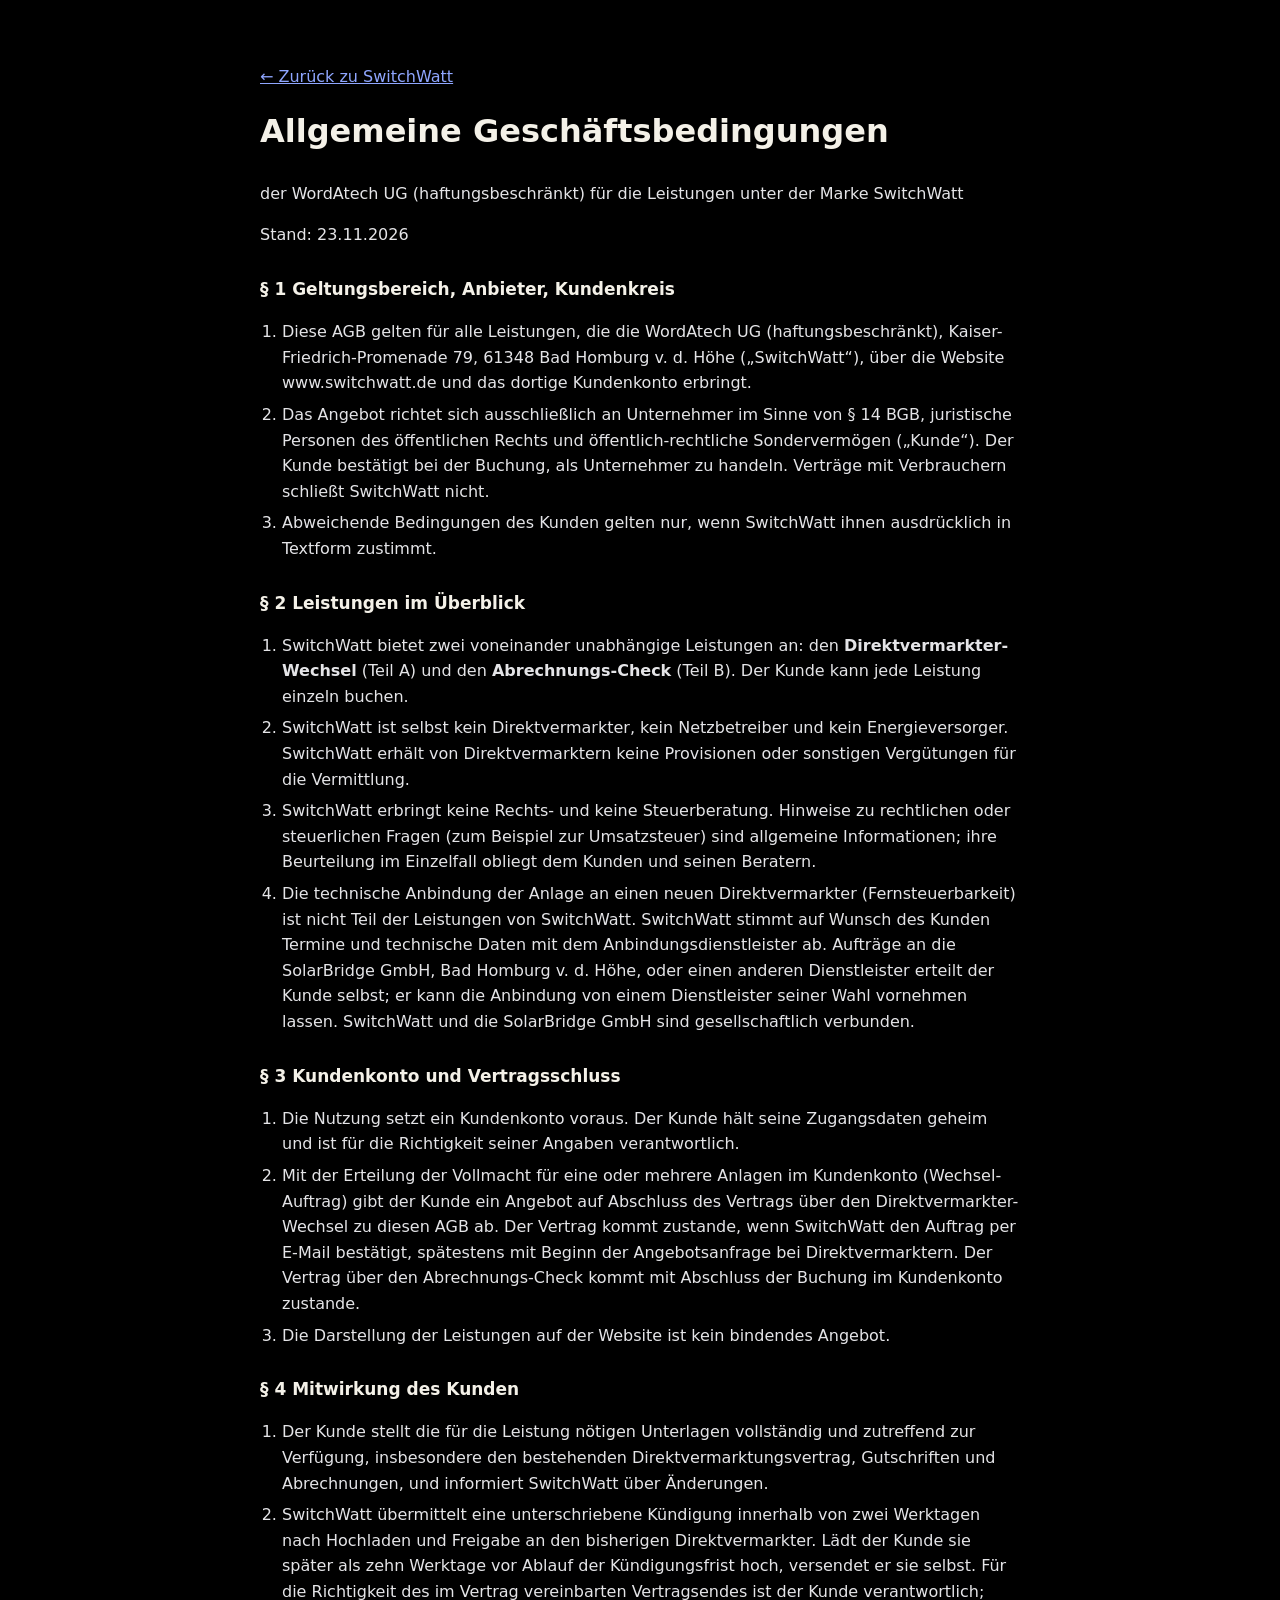
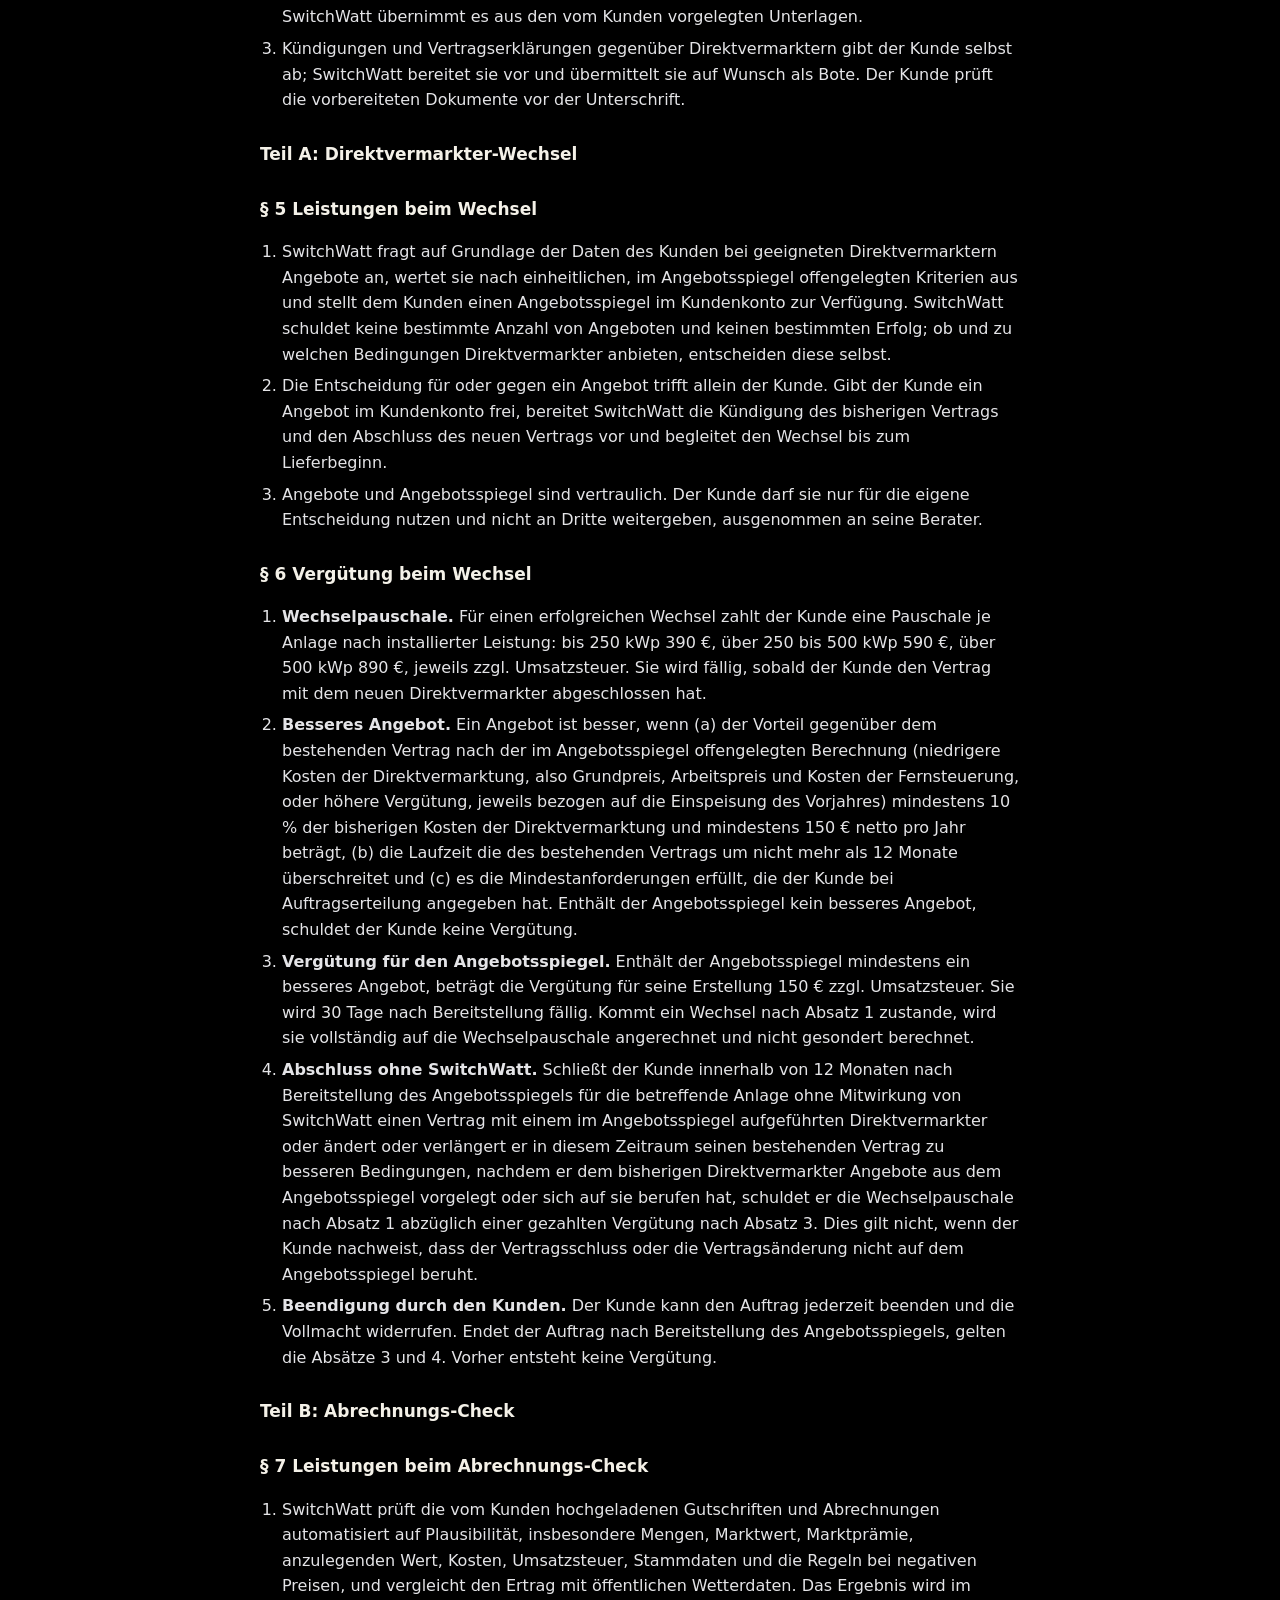
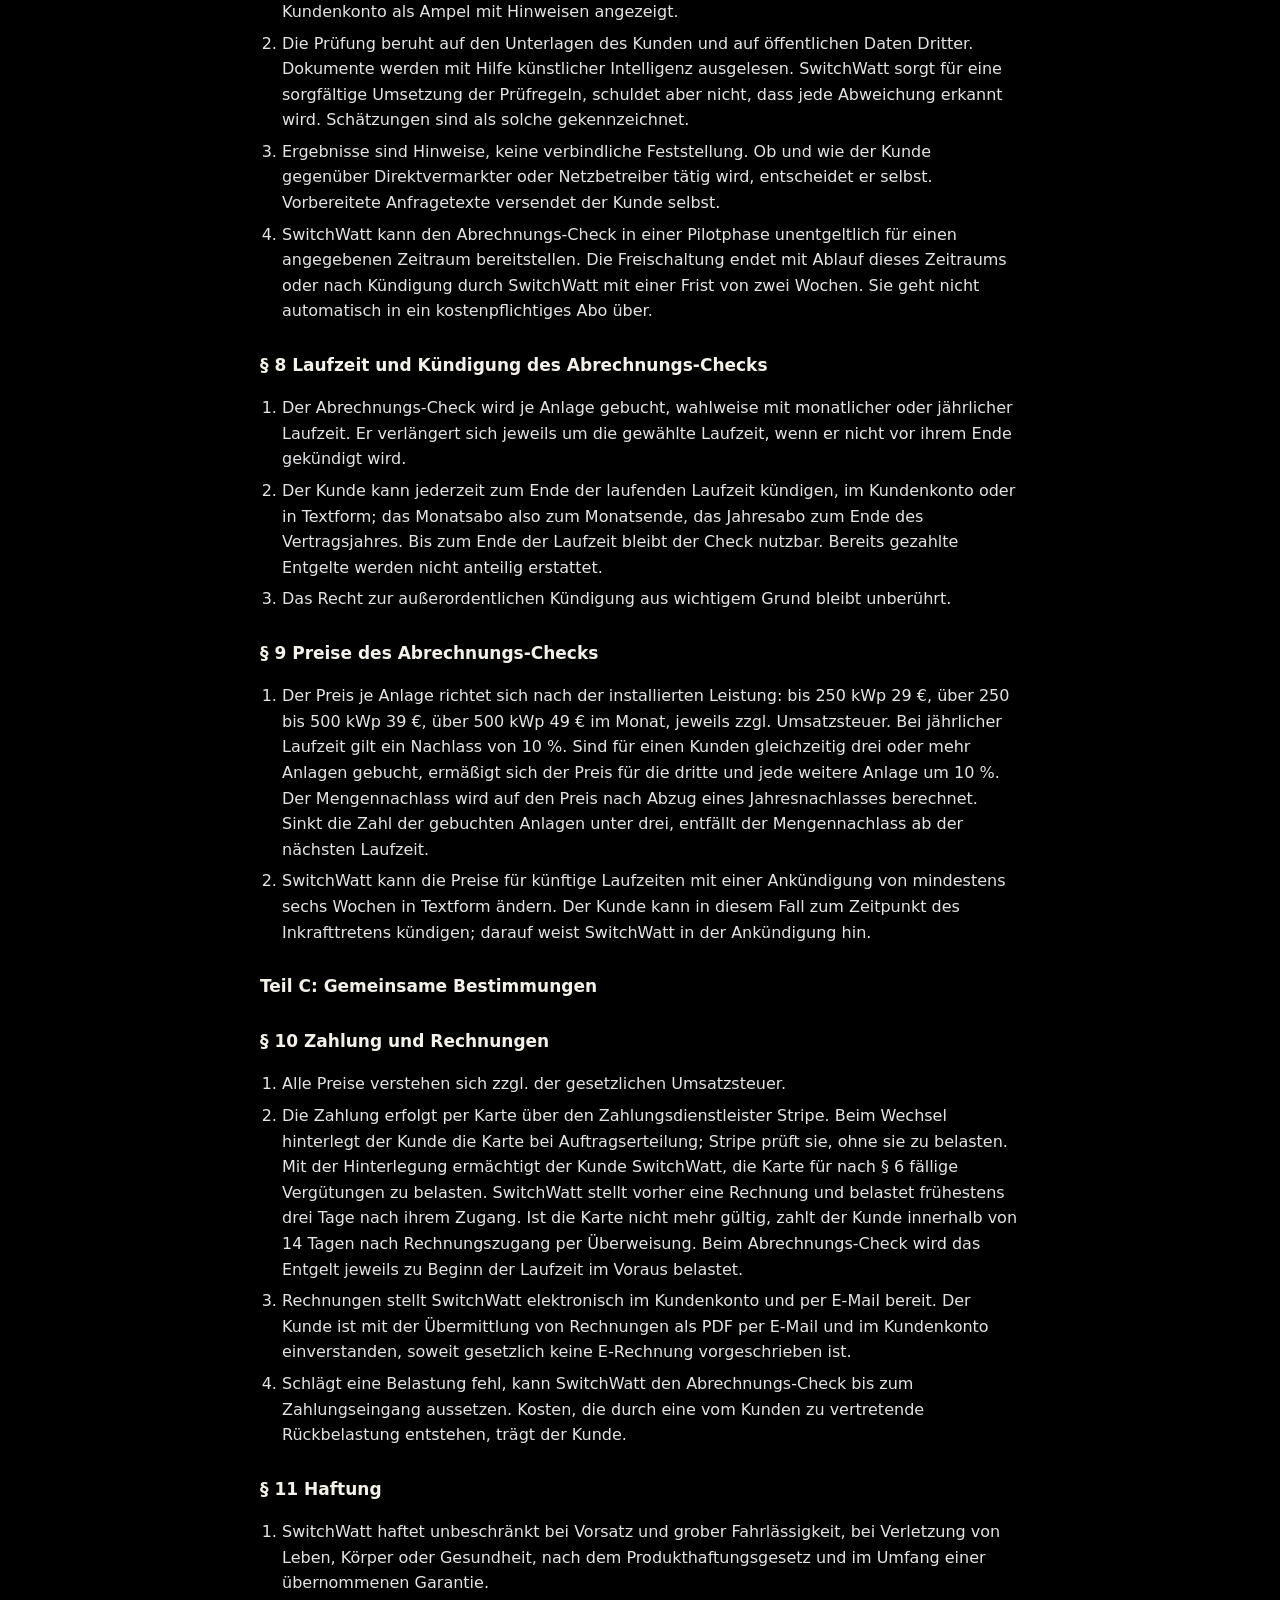
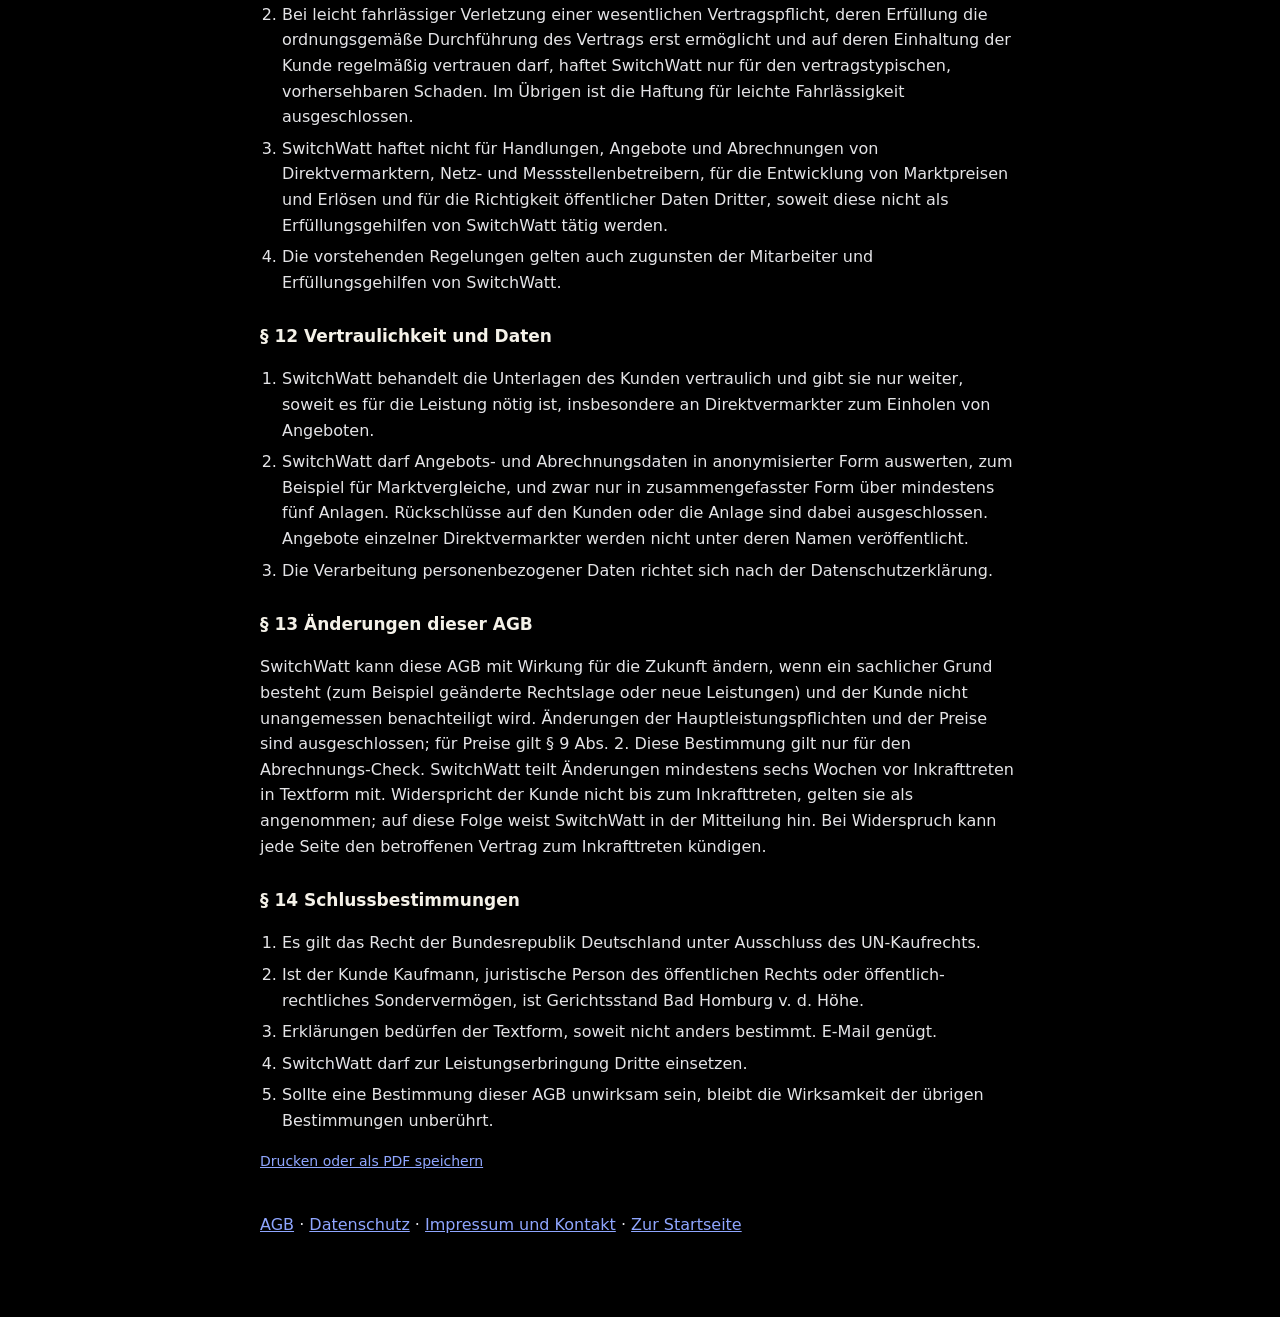
<file: agb.html>
<!doctype html>
<html lang="de">
<head>
<meta charset="utf-8">
<meta name="viewport" content="width=device-width, initial-scale=1">
<title>AGB – SwitchWatt</title>
<meta name="robots" content="noindex">
<style>
body{margin:0;background:#000000;color:#E4E4E7;font-family:Inter,"Segoe UI",system-ui,-apple-system,Roboto,Helvetica,Arial,sans-serif;line-height:1.6}
main{max-width:760px;margin:0 auto;padding:48px 24px 64px}
h1{font-size:32px;margin:0 0 24px;color:#F4F1E8}h2{font-size:20px;margin:32px 0 8px;color:#F4F1E8}
a{color:#8FA6FF}a:hover{color:#B7C6FF}
h3{font-size:17px;margin:28px 0 6px;color:#F4F1E8}ol{padding-left:22px}li{margin:6px 0}.druck{font-size:14px}
@media print{a{color:#000}body{background:#fff;color:#000}h1,h2,h3{color:#000}}</style>
</head>
<body>
<main>
<p><a href="index.html">← Zurück zu SwitchWatt</a></p>
<h1>Allgemeine Geschäftsbedingungen</h1>
<p>der WordAtech UG (haftungsbeschränkt) für die Leistungen unter der Marke SwitchWatt</p>
<p>Stand: 23.11.2026</p>
<h3>§ 1 Geltungsbereich, Anbieter, Kundenkreis</h3>
<ol>
<li>Diese AGB gelten für alle Leistungen, die die WordAtech UG (haftungsbeschränkt), Kaiser-Friedrich-Promenade 79, 61348 Bad Homburg v. d. Höhe („SwitchWatt“), über die Website www.switchwatt.de und das dortige Kundenkonto erbringt.</li>
<li>Das Angebot richtet sich ausschließlich an Unternehmer im Sinne von § 14 BGB, juristische Personen des öffentlichen Rechts und öffentlich-rechtliche Sondervermögen („Kunde“). Der Kunde bestätigt bei der Buchung, als Unternehmer zu handeln. Verträge mit Verbrauchern schließt SwitchWatt nicht.</li>
<li>Abweichende Bedingungen des Kunden gelten nur, wenn SwitchWatt ihnen ausdrücklich in Textform zustimmt.</li>
</ol>
<h3>§ 2 Leistungen im Überblick</h3>
<ol>
<li>SwitchWatt bietet zwei voneinander unabhängige Leistungen an: den <strong>Direktvermarkter-Wechsel</strong> (Teil A) und den <strong>Abrechnungs-Check</strong> (Teil B). Der Kunde kann jede Leistung einzeln buchen.</li>
<li>SwitchWatt ist selbst kein Direktvermarkter, kein Netzbetreiber und kein Energieversorger. SwitchWatt erhält von Direktvermarktern keine Provisionen oder sonstigen Vergütungen für die Vermittlung.</li>
<li>SwitchWatt erbringt keine Rechts- und keine Steuerberatung. Hinweise zu rechtlichen oder steuerlichen Fragen (zum Beispiel zur Umsatzsteuer) sind allgemeine Informationen; ihre Beurteilung im Einzelfall obliegt dem Kunden und seinen Beratern.</li>
<li>Die technische Anbindung der Anlage an einen neuen Direktvermarkter (Fernsteuerbarkeit) ist nicht Teil der Leistungen von SwitchWatt. SwitchWatt stimmt auf Wunsch des Kunden Termine und technische Daten mit dem Anbindungsdienstleister ab. Aufträge an die SolarBridge GmbH, Bad Homburg v. d. Höhe, oder einen anderen Dienstleister erteilt der Kunde selbst; er kann die Anbindung von einem Dienstleister seiner Wahl vornehmen lassen. SwitchWatt und die SolarBridge GmbH sind gesellschaftlich verbunden.</li>
</ol>
<h3>§ 3 Kundenkonto und Vertragsschluss</h3>
<ol>
<li>Die Nutzung setzt ein Kundenkonto voraus. Der Kunde hält seine Zugangsdaten geheim und ist für die Richtigkeit seiner Angaben verantwortlich.</li>
<li>Mit der Erteilung der Vollmacht für eine oder mehrere Anlagen im Kundenkonto (Wechsel-Auftrag) gibt der Kunde ein Angebot auf Abschluss des Vertrags über den Direktvermarkter-Wechsel zu diesen AGB ab. Der Vertrag kommt zustande, wenn SwitchWatt den Auftrag per E-Mail bestätigt, spätestens mit Beginn der Angebotsanfrage bei Direktvermarktern. Der Vertrag über den Abrechnungs-Check kommt mit Abschluss der Buchung im Kundenkonto zustande.</li>
<li>Die Darstellung der Leistungen auf der Website ist kein bindendes Angebot.</li>
</ol>
<h3>§ 4 Mitwirkung des Kunden</h3>
<ol>
<li>Der Kunde stellt die für die Leistung nötigen Unterlagen vollständig und zutreffend zur Verfügung, insbesondere den bestehenden Direktvermarktungsvertrag, Gutschriften und Abrechnungen, und informiert SwitchWatt über Änderungen.</li>
<li>SwitchWatt übermittelt eine unterschriebene Kündigung innerhalb von zwei Werktagen nach Hochladen und Freigabe an den bisherigen Direktvermarkter. Lädt der Kunde sie später als zehn Werktage vor Ablauf der Kündigungsfrist hoch, versendet er sie selbst. Für die Richtigkeit des im Vertrag vereinbarten Vertragsendes ist der Kunde verantwortlich; SwitchWatt übernimmt es aus den vom Kunden vorgelegten Unterlagen.</li>
<li>Kündigungen und Vertragserklärungen gegenüber Direktvermarktern gibt der Kunde selbst ab; SwitchWatt bereitet sie vor und übermittelt sie auf Wunsch als Bote. Der Kunde prüft die vorbereiteten Dokumente vor der Unterschrift.</li>
</ol>
<h3>Teil A: Direktvermarkter-Wechsel</h3>
<h3>§ 5 Leistungen beim Wechsel</h3>
<ol>
<li>SwitchWatt fragt auf Grundlage der Daten des Kunden bei geeigneten Direktvermarktern Angebote an, wertet sie nach einheitlichen, im Angebotsspiegel offengelegten Kriterien aus und stellt dem Kunden einen Angebotsspiegel im Kundenkonto zur Verfügung. SwitchWatt schuldet keine bestimmte Anzahl von Angeboten und keinen bestimmten Erfolg; ob und zu welchen Bedingungen Direktvermarkter anbieten, entscheiden diese selbst.</li>
<li>Die Entscheidung für oder gegen ein Angebot trifft allein der Kunde. Gibt der Kunde ein Angebot im Kundenkonto frei, bereitet SwitchWatt die Kündigung des bisherigen Vertrags und den Abschluss des neuen Vertrags vor und begleitet den Wechsel bis zum Lieferbeginn.</li>
<li>Angebote und Angebotsspiegel sind vertraulich. Der Kunde darf sie nur für die eigene Entscheidung nutzen und nicht an Dritte weitergeben, ausgenommen an seine Berater.</li>
</ol>
<h3>§ 6 Vergütung beim Wechsel</h3>
<ol>
<li><strong>Wechselpauschale.</strong> Für einen erfolgreichen Wechsel zahlt der Kunde eine Pauschale je Anlage nach installierter Leistung: bis 250 kWp 390 €, über 250 bis 500 kWp 590 €, über 500 kWp 890 €, jeweils zzgl. Umsatzsteuer. Sie wird fällig, sobald der Kunde den Vertrag mit dem neuen Direktvermarkter abgeschlossen hat.</li>
<li><strong>Besseres Angebot.</strong> Ein Angebot ist besser, wenn (a) der Vorteil gegenüber dem bestehenden Vertrag nach der im Angebotsspiegel offengelegten Berechnung (niedrigere Kosten der Direktvermarktung, also Grundpreis, Arbeitspreis und Kosten der Fernsteuerung, oder höhere Vergütung, jeweils bezogen auf die Einspeisung des Vorjahres) mindestens 10 % der bisherigen Kosten der Direktvermarktung und mindestens 150 € netto pro Jahr beträgt, (b) die Laufzeit die des bestehenden Vertrags um nicht mehr als 12 Monate überschreitet und (c) es die Mindestanforderungen erfüllt, die der Kunde bei Auftragserteilung angegeben hat. Enthält der Angebotsspiegel kein besseres Angebot, schuldet der Kunde keine Vergütung.</li>
<li><strong>Vergütung für den Angebotsspiegel.</strong> Enthält der Angebotsspiegel mindestens ein besseres Angebot, beträgt die Vergütung für seine Erstellung 150 € zzgl. Umsatzsteuer. Sie wird 30 Tage nach Bereitstellung fällig. Kommt ein Wechsel nach Absatz 1 zustande, wird sie vollständig auf die Wechselpauschale angerechnet und nicht gesondert berechnet.</li>
<li><strong>Abschluss ohne SwitchWatt.</strong> Schließt der Kunde innerhalb von 12 Monaten nach Bereitstellung des Angebotsspiegels für die betreffende Anlage ohne Mitwirkung von SwitchWatt einen Vertrag mit einem im Angebotsspiegel aufgeführten Direktvermarkter oder ändert oder verlängert er in diesem Zeitraum seinen bestehenden Vertrag zu besseren Bedingungen, nachdem er dem bisherigen Direktvermarkter Angebote aus dem Angebotsspiegel vorgelegt oder sich auf sie berufen hat, schuldet er die Wechselpauschale nach Absatz 1 abzüglich einer gezahlten Vergütung nach Absatz 3. Dies gilt nicht, wenn der Kunde nachweist, dass der Vertragsschluss oder die Vertragsänderung nicht auf dem Angebotsspiegel beruht.</li>
<li><strong>Beendigung durch den Kunden.</strong> Der Kunde kann den Auftrag jederzeit beenden und die Vollmacht widerrufen. Endet der Auftrag nach Bereitstellung des Angebotsspiegels, gelten die Absätze 3 und 4. Vorher entsteht keine Vergütung.</li>
</ol>
<h3>Teil B: Abrechnungs-Check</h3>
<h3>§ 7 Leistungen beim Abrechnungs-Check</h3>
<ol>
<li>SwitchWatt prüft die vom Kunden hochgeladenen Gutschriften und Abrechnungen automatisiert auf Plausibilität, insbesondere Mengen, Marktwert, Marktprämie, anzulegenden Wert, Kosten, Umsatzsteuer, Stammdaten und die Regeln bei negativen Preisen, und vergleicht den Ertrag mit öffentlichen Wetterdaten. Das Ergebnis wird im Kundenkonto als Ampel mit Hinweisen angezeigt.</li>
<li>Die Prüfung beruht auf den Unterlagen des Kunden und auf öffentlichen Daten Dritter. Dokumente werden mit Hilfe künstlicher Intelligenz ausgelesen. SwitchWatt sorgt für eine sorgfältige Umsetzung der Prüfregeln, schuldet aber nicht, dass jede Abweichung erkannt wird. Schätzungen sind als solche gekennzeichnet.</li>
<li>Ergebnisse sind Hinweise, keine verbindliche Feststellung. Ob und wie der Kunde gegenüber Direktvermarkter oder Netzbetreiber tätig wird, entscheidet er selbst. Vorbereitete Anfragetexte versendet der Kunde selbst.</li>
<li>SwitchWatt kann den Abrechnungs-Check in einer Pilotphase unentgeltlich für einen angegebenen Zeitraum bereitstellen. Die Freischaltung endet mit Ablauf dieses Zeitraums oder nach Kündigung durch SwitchWatt mit einer Frist von zwei Wochen. Sie geht nicht automatisch in ein kostenpflichtiges Abo über.</li>
</ol>
<h3>§ 8 Laufzeit und Kündigung des Abrechnungs-Checks</h3>
<ol>
<li>Der Abrechnungs-Check wird je Anlage gebucht, wahlweise mit monatlicher oder jährlicher Laufzeit. Er verlängert sich jeweils um die gewählte Laufzeit, wenn er nicht vor ihrem Ende gekündigt wird.</li>
<li>Der Kunde kann jederzeit zum Ende der laufenden Laufzeit kündigen, im Kundenkonto oder in Textform; das Monatsabo also zum Monatsende, das Jahresabo zum Ende des Vertragsjahres. Bis zum Ende der Laufzeit bleibt der Check nutzbar. Bereits gezahlte Entgelte werden nicht anteilig erstattet.</li>
<li>Das Recht zur außerordentlichen Kündigung aus wichtigem Grund bleibt unberührt.</li>
</ol>
<h3>§ 9 Preise des Abrechnungs-Checks</h3>
<ol>
<li>Der Preis je Anlage richtet sich nach der installierten Leistung: bis 250 kWp 29 €, über 250 bis 500 kWp 39 €, über 500 kWp 49 € im Monat, jeweils zzgl. Umsatzsteuer. Bei jährlicher Laufzeit gilt ein Nachlass von 10 %. Sind für einen Kunden gleichzeitig drei oder mehr Anlagen gebucht, ermäßigt sich der Preis für die dritte und jede weitere Anlage um 10 %. Der Mengennachlass wird auf den Preis nach Abzug eines Jahresnachlasses berechnet. Sinkt die Zahl der gebuchten Anlagen unter drei, entfällt der Mengennachlass ab der nächsten Laufzeit.</li>
<li>SwitchWatt kann die Preise für künftige Laufzeiten mit einer Ankündigung von mindestens sechs Wochen in Textform ändern. Der Kunde kann in diesem Fall zum Zeitpunkt des Inkrafttretens kündigen; darauf weist SwitchWatt in der Ankündigung hin.</li>
</ol>
<h3>Teil C: Gemeinsame Bestimmungen</h3>
<h3>§ 10 Zahlung und Rechnungen</h3>
<ol>
<li>Alle Preise verstehen sich zzgl. der gesetzlichen Umsatzsteuer.</li>
<li>Die Zahlung erfolgt per Karte über den Zahlungsdienstleister Stripe. Beim Wechsel hinterlegt der Kunde die Karte bei Auftragserteilung; Stripe prüft sie, ohne sie zu belasten. Mit der Hinterlegung ermächtigt der Kunde SwitchWatt, die Karte für nach § 6 fällige Vergütungen zu belasten. SwitchWatt stellt vorher eine Rechnung und belastet frühestens drei Tage nach ihrem Zugang. Ist die Karte nicht mehr gültig, zahlt der Kunde innerhalb von 14 Tagen nach Rechnungszugang per Überweisung. Beim Abrechnungs-Check wird das Entgelt jeweils zu Beginn der Laufzeit im Voraus belastet.</li>
<li>Rechnungen stellt SwitchWatt elektronisch im Kundenkonto und per E-Mail bereit. Der Kunde ist mit der Übermittlung von Rechnungen als PDF per E-Mail und im Kundenkonto einverstanden, soweit gesetzlich keine E-Rechnung vorgeschrieben ist.</li>
<li>Schlägt eine Belastung fehl, kann SwitchWatt den Abrechnungs-Check bis zum Zahlungseingang aussetzen. Kosten, die durch eine vom Kunden zu vertretende Rückbelastung entstehen, trägt der Kunde.</li>
</ol>
<h3>§ 11 Haftung</h3>
<ol>
<li>SwitchWatt haftet unbeschränkt bei Vorsatz und grober Fahrlässigkeit, bei Verletzung von Leben, Körper oder Gesundheit, nach dem Produkthaftungsgesetz und im Umfang einer übernommenen Garantie.</li>
<li>Bei leicht fahrlässiger Verletzung einer wesentlichen Vertragspflicht, deren Erfüllung die ordnungsgemäße Durchführung des Vertrags erst ermöglicht und auf deren Einhaltung der Kunde regelmäßig vertrauen darf, haftet SwitchWatt nur für den vertragstypischen, vorhersehbaren Schaden. Im Übrigen ist die Haftung für leichte Fahrlässigkeit ausgeschlossen.</li>
<li>SwitchWatt haftet nicht für Handlungen, Angebote und Abrechnungen von Direktvermarktern, Netz- und Messstellenbetreibern, für die Entwicklung von Marktpreisen und Erlösen und für die Richtigkeit öffentlicher Daten Dritter, soweit diese nicht als Erfüllungsgehilfen von SwitchWatt tätig werden.</li>
<li>Die vorstehenden Regelungen gelten auch zugunsten der Mitarbeiter und Erfüllungsgehilfen von SwitchWatt.</li>
</ol>
<h3>§ 12 Vertraulichkeit und Daten</h3>
<ol>
<li>SwitchWatt behandelt die Unterlagen des Kunden vertraulich und gibt sie nur weiter, soweit es für die Leistung nötig ist, insbesondere an Direktvermarkter zum Einholen von Angeboten.</li>
<li>SwitchWatt darf Angebots- und Abrechnungsdaten in anonymisierter Form auswerten, zum Beispiel für Marktvergleiche, und zwar nur in zusammengefasster Form über mindestens fünf Anlagen. Rückschlüsse auf den Kunden oder die Anlage sind dabei ausgeschlossen. Angebote einzelner Direktvermarkter werden nicht unter deren Namen veröffentlicht.</li>
<li>Die Verarbeitung personenbezogener Daten richtet sich nach der Datenschutzerklärung.</li>
</ol>
<h3>§ 13 Änderungen dieser AGB</h3>
<p>SwitchWatt kann diese AGB mit Wirkung für die Zukunft ändern, wenn ein sachlicher Grund besteht (zum Beispiel geänderte Rechtslage oder neue Leistungen) und der Kunde nicht unangemessen benachteiligt wird. Änderungen der Hauptleistungspflichten und der Preise sind ausgeschlossen; für Preise gilt § 9 Abs. 2. Diese Bestimmung gilt nur für den Abrechnungs-Check. SwitchWatt teilt Änderungen mindestens sechs Wochen vor Inkrafttreten in Textform mit. Widerspricht der Kunde nicht bis zum Inkrafttreten, gelten sie als angenommen; auf diese Folge weist SwitchWatt in der Mitteilung hin. Bei Widerspruch kann jede Seite den betroffenen Vertrag zum Inkrafttreten kündigen.</p>
<h3>§ 14 Schlussbestimmungen</h3>
<ol>
<li>Es gilt das Recht der Bundesrepublik Deutschland unter Ausschluss des UN-Kaufrechts.</li>
<li>Ist der Kunde Kaufmann, juristische Person des öffentlichen Rechts oder öffentlich-rechtliches Sondervermögen, ist Gerichtsstand Bad Homburg v. d. Höhe.</li>
<li>Erklärungen bedürfen der Textform, soweit nicht anders bestimmt. E-Mail genügt.</li>
<li>SwitchWatt darf zur Leistungserbringung Dritte einsetzen.</li>
<li>Sollte eine Bestimmung dieser AGB unwirksam sein, bleibt die Wirksamkeit der übrigen Bestimmungen unberührt.</li>
</ol><p class="druck"><a href="#" onclick="window.print();return false">Drucken oder als PDF speichern</a></p>
<p style="margin-top:40px"><a href="agb.html">AGB</a> · <a href="datenschutz.html">Datenschutz</a> · <a href="impressum.html">Impressum und Kontakt</a> · <a href="index.html">Zur Startseite</a></p>
</main>
<script>(function(){try{var s=JSON.parse(localStorage.getItem('sw-session')||'null');if(!s||!s.access_token)return;document.querySelectorAll('a').forEach(function(a){if(a.textContent.trim()==='Anmelden'&&/portal\.html/.test(a.getAttribute('href')||'')){a.textContent='Kundenkonto';a.setAttribute('href','portal.html#/konto');}});}catch(e){}})();</script>
</body>
</html>
</file>
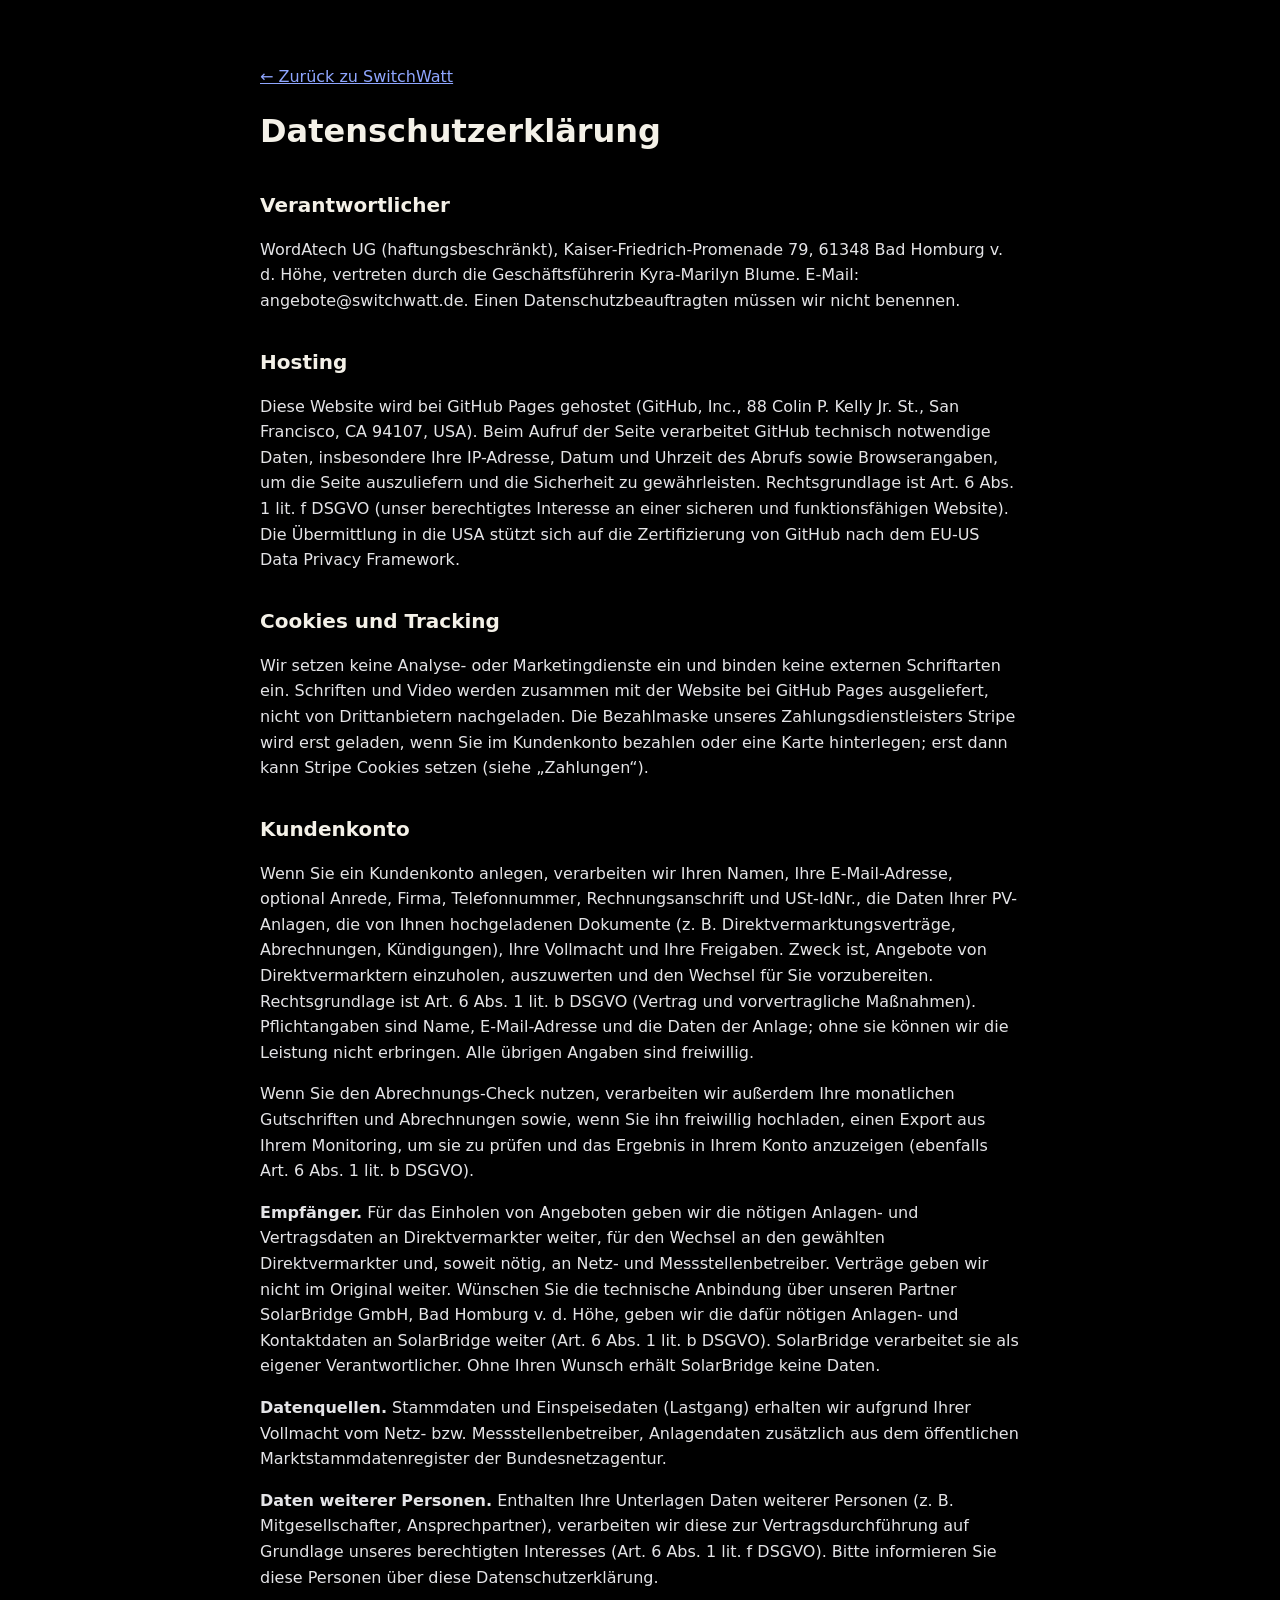
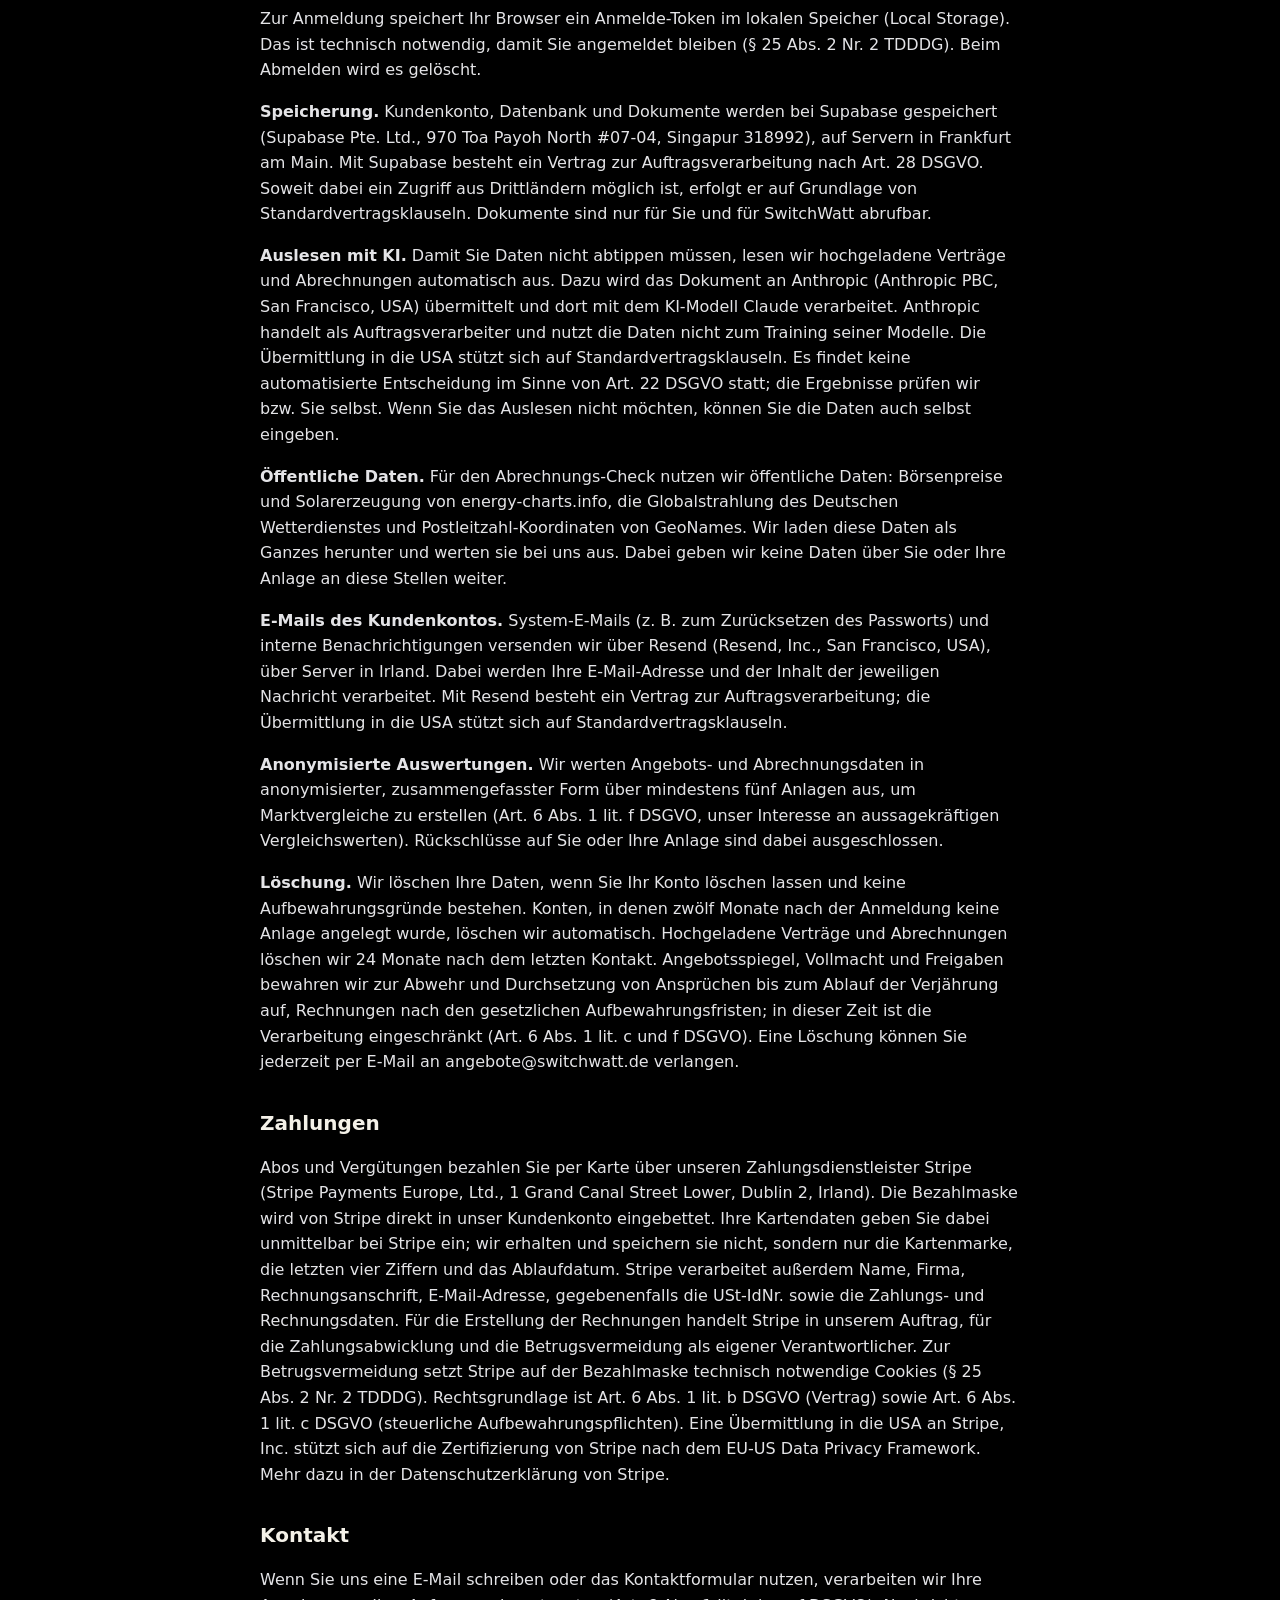
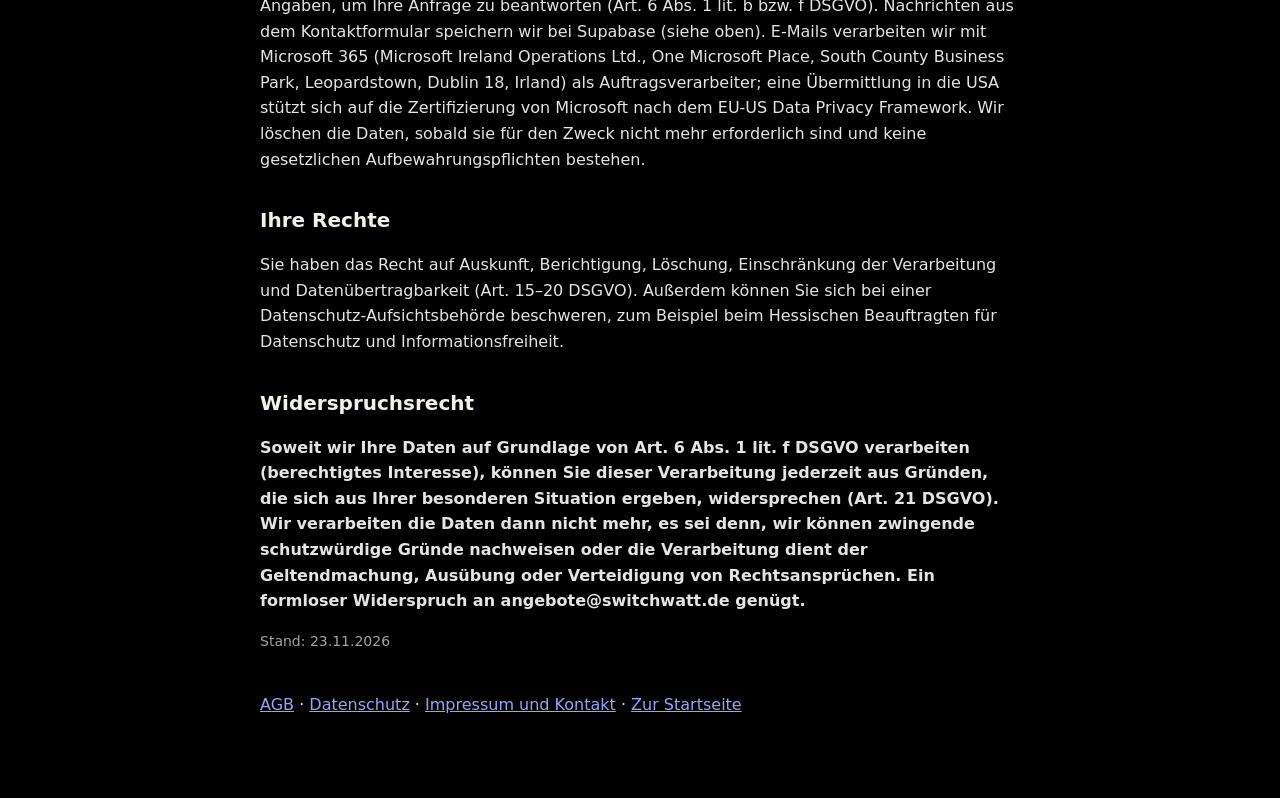
<file: datenschutz.html>
<!doctype html>
<html lang="de">
<head>
<meta charset="utf-8">
<meta name="viewport" content="width=device-width, initial-scale=1">
<title>Datenschutz – SwitchWatt</title>
<meta name="robots" content="noindex">
<style>
body{margin:0;background:#000000;color:#E4E4E7;font-family:Inter,"Segoe UI",system-ui,-apple-system,Roboto,Helvetica,Arial,sans-serif;line-height:1.6}
main{max-width:760px;margin:0 auto;padding:48px 24px 64px}
h1{font-size:32px;margin:0 0 24px;color:#F4F1E8}h2{font-size:20px;margin:32px 0 8px;color:#F4F1E8}
a{color:#8FA6FF}a:hover{color:#B7C6FF}
h3{font-size:17px;margin:28px 0 6px;color:#F4F1E8}ol{padding-left:22px}li{margin:6px 0}.druck{font-size:14px}</style>
</head>
<body>
<main>
<p><a href="index.html">← Zurück zu SwitchWatt</a></p>
<h1>Datenschutzerklärung</h1>
<h2>Verantwortlicher</h2>
<p>WordAtech UG (haftungsbeschränkt), Kaiser-Friedrich-Promenade 79, 61348 Bad Homburg v. d. Höhe, vertreten durch die Geschäftsführerin Kyra-Marilyn Blume. E-Mail: angebote@switchwatt.de. Einen Datenschutzbeauftragten müssen wir nicht benennen.</p>
<h2>Hosting</h2>
<p>Diese Website wird bei GitHub Pages gehostet (GitHub, Inc., 88 Colin P. Kelly Jr. St., San Francisco, CA 94107, USA). Beim Aufruf der Seite verarbeitet GitHub technisch notwendige Daten, insbesondere Ihre IP-Adresse, Datum und Uhrzeit des Abrufs sowie Browserangaben, um die Seite auszuliefern und die Sicherheit zu gewährleisten. Rechtsgrundlage ist Art. 6 Abs. 1 lit. f DSGVO (unser berechtigtes Interesse an einer sicheren und funktionsfähigen Website). Die Übermittlung in die USA stützt sich auf die Zertifizierung von GitHub nach dem EU-US Data Privacy Framework.</p>
<h2>Cookies und Tracking</h2>
<p>Wir setzen keine Analyse- oder Marketingdienste ein und binden keine externen Schriftarten ein. Schriften und Video werden zusammen mit der Website bei GitHub Pages ausgeliefert, nicht von Drittanbietern nachgeladen. Die Bezahlmaske unseres Zahlungsdienstleisters Stripe wird erst geladen, wenn Sie im Kundenkonto bezahlen oder eine Karte hinterlegen; erst dann kann Stripe Cookies setzen (siehe „Zahlungen“).</p>
<h2>Kundenkonto</h2>
<p>Wenn Sie ein Kundenkonto anlegen, verarbeiten wir Ihren Namen, Ihre E-Mail-Adresse, optional Anrede, Firma, Telefonnummer, Rechnungsanschrift und USt-IdNr., die Daten Ihrer PV-Anlagen, die von Ihnen hochgeladenen Dokumente (z. B. Direktvermarktungsverträge, Abrechnungen, Kündigungen), Ihre Vollmacht und Ihre Freigaben. Zweck ist, Angebote von Direktvermarktern einzuholen, auszuwerten und den Wechsel für Sie vorzubereiten. Rechtsgrundlage ist Art. 6 Abs. 1 lit. b DSGVO (Vertrag und vorvertragliche Maßnahmen). Pflichtangaben sind Name, E-Mail-Adresse und die Daten der Anlage; ohne sie können wir die Leistung nicht erbringen. Alle übrigen Angaben sind freiwillig.</p>
<p>Wenn Sie den Abrechnungs-Check nutzen, verarbeiten wir außerdem Ihre monatlichen Gutschriften und Abrechnungen sowie, wenn Sie ihn freiwillig hochladen, einen Export aus Ihrem Monitoring, um sie zu prüfen und das Ergebnis in Ihrem Konto anzuzeigen (ebenfalls Art. 6 Abs. 1 lit. b DSGVO).</p>
<p><strong>Empfänger.</strong> Für das Einholen von Angeboten geben wir die nötigen Anlagen- und Vertragsdaten an Direktvermarkter weiter, für den Wechsel an den gewählten Direktvermarkter und, soweit nötig, an Netz- und Messstellenbetreiber. Verträge geben wir nicht im Original weiter. Wünschen Sie die technische Anbindung über unseren Partner SolarBridge GmbH, Bad Homburg v. d. Höhe, geben wir die dafür nötigen Anlagen- und Kontaktdaten an SolarBridge weiter (Art. 6 Abs. 1 lit. b DSGVO). SolarBridge verarbeitet sie als eigener Verantwortlicher. Ohne Ihren Wunsch erhält SolarBridge keine Daten.</p>
<p><strong>Datenquellen.</strong> Stammdaten und Einspeisedaten (Lastgang) erhalten wir aufgrund Ihrer Vollmacht vom Netz- bzw. Messstellenbetreiber, Anlagendaten zusätzlich aus dem öffentlichen Marktstammdatenregister der Bundesnetzagentur.</p>
<p><strong>Daten weiterer Personen.</strong> Enthalten Ihre Unterlagen Daten weiterer Personen (z. B. Mitgesellschafter, Ansprechpartner), verarbeiten wir diese zur Vertragsdurchführung auf Grundlage unseres berechtigten Interesses (Art. 6 Abs. 1 lit. f DSGVO). Bitte informieren Sie diese Personen über diese Datenschutzerklärung.</p>
<p>Zur Anmeldung speichert Ihr Browser ein Anmelde-Token im lokalen Speicher (Local Storage). Das ist technisch notwendig, damit Sie angemeldet bleiben (§ 25 Abs. 2 Nr. 2 TDDDG). Beim Abmelden wird es gelöscht.</p>
<p><strong>Speicherung.</strong> Kundenkonto, Datenbank und Dokumente werden bei Supabase gespeichert (Supabase Pte. Ltd., 970 Toa Payoh North #07-04, Singapur 318992), auf Servern in Frankfurt am Main. Mit Supabase besteht ein Vertrag zur Auftragsverarbeitung nach Art. 28 DSGVO. Soweit dabei ein Zugriff aus Drittländern möglich ist, erfolgt er auf Grundlage von Standardvertragsklauseln. Dokumente sind nur für Sie und für SwitchWatt abrufbar.</p>
<p><strong>Auslesen mit KI.</strong> Damit Sie Daten nicht abtippen müssen, lesen wir hochgeladene Verträge und Abrechnungen automatisch aus. Dazu wird das Dokument an Anthropic (Anthropic PBC, San Francisco, USA) übermittelt und dort mit dem KI-Modell Claude verarbeitet. Anthropic handelt als Auftragsverarbeiter und nutzt die Daten nicht zum Training seiner Modelle. Die Übermittlung in die USA stützt sich auf Standardvertragsklauseln. Es findet keine automatisierte Entscheidung im Sinne von Art. 22 DSGVO statt; die Ergebnisse prüfen wir bzw. Sie selbst. Wenn Sie das Auslesen nicht möchten, können Sie die Daten auch selbst eingeben.</p>
<p><strong>Öffentliche Daten.</strong> Für den Abrechnungs-Check nutzen wir öffentliche Daten: Börsenpreise und Solarerzeugung von energy-charts.info, die Globalstrahlung des Deutschen Wetterdienstes und Postleitzahl-Koordinaten von GeoNames. Wir laden diese Daten als Ganzes herunter und werten sie bei uns aus. Dabei geben wir keine Daten über Sie oder Ihre Anlage an diese Stellen weiter.</p>
<p><strong>E-Mails des Kundenkontos.</strong> System-E-Mails (z. B. zum Zurücksetzen des Passworts) und interne Benachrichtigungen versenden wir über Resend (Resend, Inc., San Francisco, USA), über Server in Irland. Dabei werden Ihre E-Mail-Adresse und der Inhalt der jeweiligen Nachricht verarbeitet. Mit Resend besteht ein Vertrag zur Auftragsverarbeitung; die Übermittlung in die USA stützt sich auf Standardvertragsklauseln.</p>
<p><strong>Anonymisierte Auswertungen.</strong> Wir werten Angebots- und Abrechnungsdaten in anonymisierter, zusammengefasster Form über mindestens fünf Anlagen aus, um Marktvergleiche zu erstellen (Art. 6 Abs. 1 lit. f DSGVO, unser Interesse an aussagekräftigen Vergleichswerten). Rückschlüsse auf Sie oder Ihre Anlage sind dabei ausgeschlossen.</p>
<p><strong>Löschung.</strong> Wir löschen Ihre Daten, wenn Sie Ihr Konto löschen lassen und keine Aufbewahrungsgründe bestehen. Konten, in denen zwölf Monate nach der Anmeldung keine Anlage angelegt wurde, löschen wir automatisch. Hochgeladene Verträge und Abrechnungen löschen wir 24 Monate nach dem letzten Kontakt. Angebotsspiegel, Vollmacht und Freigaben bewahren wir zur Abwehr und Durchsetzung von Ansprüchen bis zum Ablauf der Verjährung auf, Rechnungen nach den gesetzlichen Aufbewahrungsfristen; in dieser Zeit ist die Verarbeitung eingeschränkt (Art. 6 Abs. 1 lit. c und f DSGVO). Eine Löschung können Sie jederzeit per E-Mail an angebote@switchwatt.de verlangen.</p>
<h2>Zahlungen</h2>
<p>Abos und Vergütungen bezahlen Sie per Karte über unseren Zahlungsdienstleister Stripe (Stripe Payments Europe, Ltd., 1 Grand Canal Street Lower, Dublin 2, Irland). Die Bezahlmaske wird von Stripe direkt in unser Kundenkonto eingebettet. Ihre Kartendaten geben Sie dabei unmittelbar bei Stripe ein; wir erhalten und speichern sie nicht, sondern nur die Kartenmarke, die letzten vier Ziffern und das Ablaufdatum. Stripe verarbeitet außerdem Name, Firma, Rechnungsanschrift, E-Mail-Adresse, gegebenenfalls die USt-IdNr. sowie die Zahlungs- und Rechnungsdaten. Für die Erstellung der Rechnungen handelt Stripe in unserem Auftrag, für die Zahlungsabwicklung und die Betrugsvermeidung als eigener Verantwortlicher. Zur Betrugsvermeidung setzt Stripe auf der Bezahlmaske technisch notwendige Cookies (§ 25 Abs. 2 Nr. 2 TDDDG). Rechtsgrundlage ist Art. 6 Abs. 1 lit. b DSGVO (Vertrag) sowie Art. 6 Abs. 1 lit. c DSGVO (steuerliche Aufbewahrungspflichten). Eine Übermittlung in die USA an Stripe, Inc. stützt sich auf die Zertifizierung von Stripe nach dem EU-US Data Privacy Framework. Mehr dazu in der Datenschutzerklärung von Stripe.</p>
<h2>Kontakt</h2>
<p>Wenn Sie uns eine E-Mail schreiben oder das Kontaktformular nutzen, verarbeiten wir Ihre Angaben, um Ihre Anfrage zu beantworten (Art. 6 Abs. 1 lit. b bzw. f DSGVO). Nachrichten aus dem Kontaktformular speichern wir bei Supabase (siehe oben). E-Mails verarbeiten wir mit Microsoft 365 (Microsoft Ireland Operations Ltd., One Microsoft Place, South County Business Park, Leopardstown, Dublin 18, Irland) als Auftragsverarbeiter; eine Übermittlung in die USA stützt sich auf die Zertifizierung von Microsoft nach dem EU-US Data Privacy Framework. Wir löschen die Daten, sobald sie für den Zweck nicht mehr erforderlich sind und keine gesetzlichen Aufbewahrungspflichten bestehen.</p>
<h2>Ihre Rechte</h2>
<p>Sie haben das Recht auf Auskunft, Berichtigung, Löschung, Einschränkung der Verarbeitung und Datenübertragbarkeit (Art. 15–20 DSGVO). Außerdem können Sie sich bei einer Datenschutz-Aufsichtsbehörde beschweren, zum Beispiel beim Hessischen Beauftragten für Datenschutz und Informationsfreiheit.</p>
<h2>Widerspruchsrecht</h2>
<p><strong>Soweit wir Ihre Daten auf Grundlage von Art. 6 Abs. 1 lit. f DSGVO verarbeiten (berechtigtes Interesse), können Sie dieser Verarbeitung jederzeit aus Gründen, die sich aus Ihrer besonderen Situation ergeben, widersprechen (Art. 21 DSGVO). Wir verarbeiten die Daten dann nicht mehr, es sei denn, wir können zwingende schutzwürdige Gründe nachweisen oder die Verarbeitung dient der Geltendmachung, Ausübung oder Verteidigung von Rechtsansprüchen. Ein formloser Widerspruch an angebote@switchwatt.de genügt.</strong></p>
<p style="color:#A1A1AA;font-size:14px">Stand: 23.11.2026</p><p style="margin-top:40px"><a href="agb.html">AGB</a> · <a href="datenschutz.html">Datenschutz</a> · <a href="impressum.html">Impressum und Kontakt</a> · <a href="index.html">Zur Startseite</a></p>
</main>
<script>(function(){try{var s=JSON.parse(localStorage.getItem('sw-session')||'null');if(!s||!s.access_token)return;document.querySelectorAll('a').forEach(function(a){if(a.textContent.trim()==='Anmelden'&&/portal\.html/.test(a.getAttribute('href')||'')){a.textContent='Kundenkonto';a.setAttribute('href','portal.html#/konto');}});}catch(e){}})();</script>
</body>
</html>
</file>
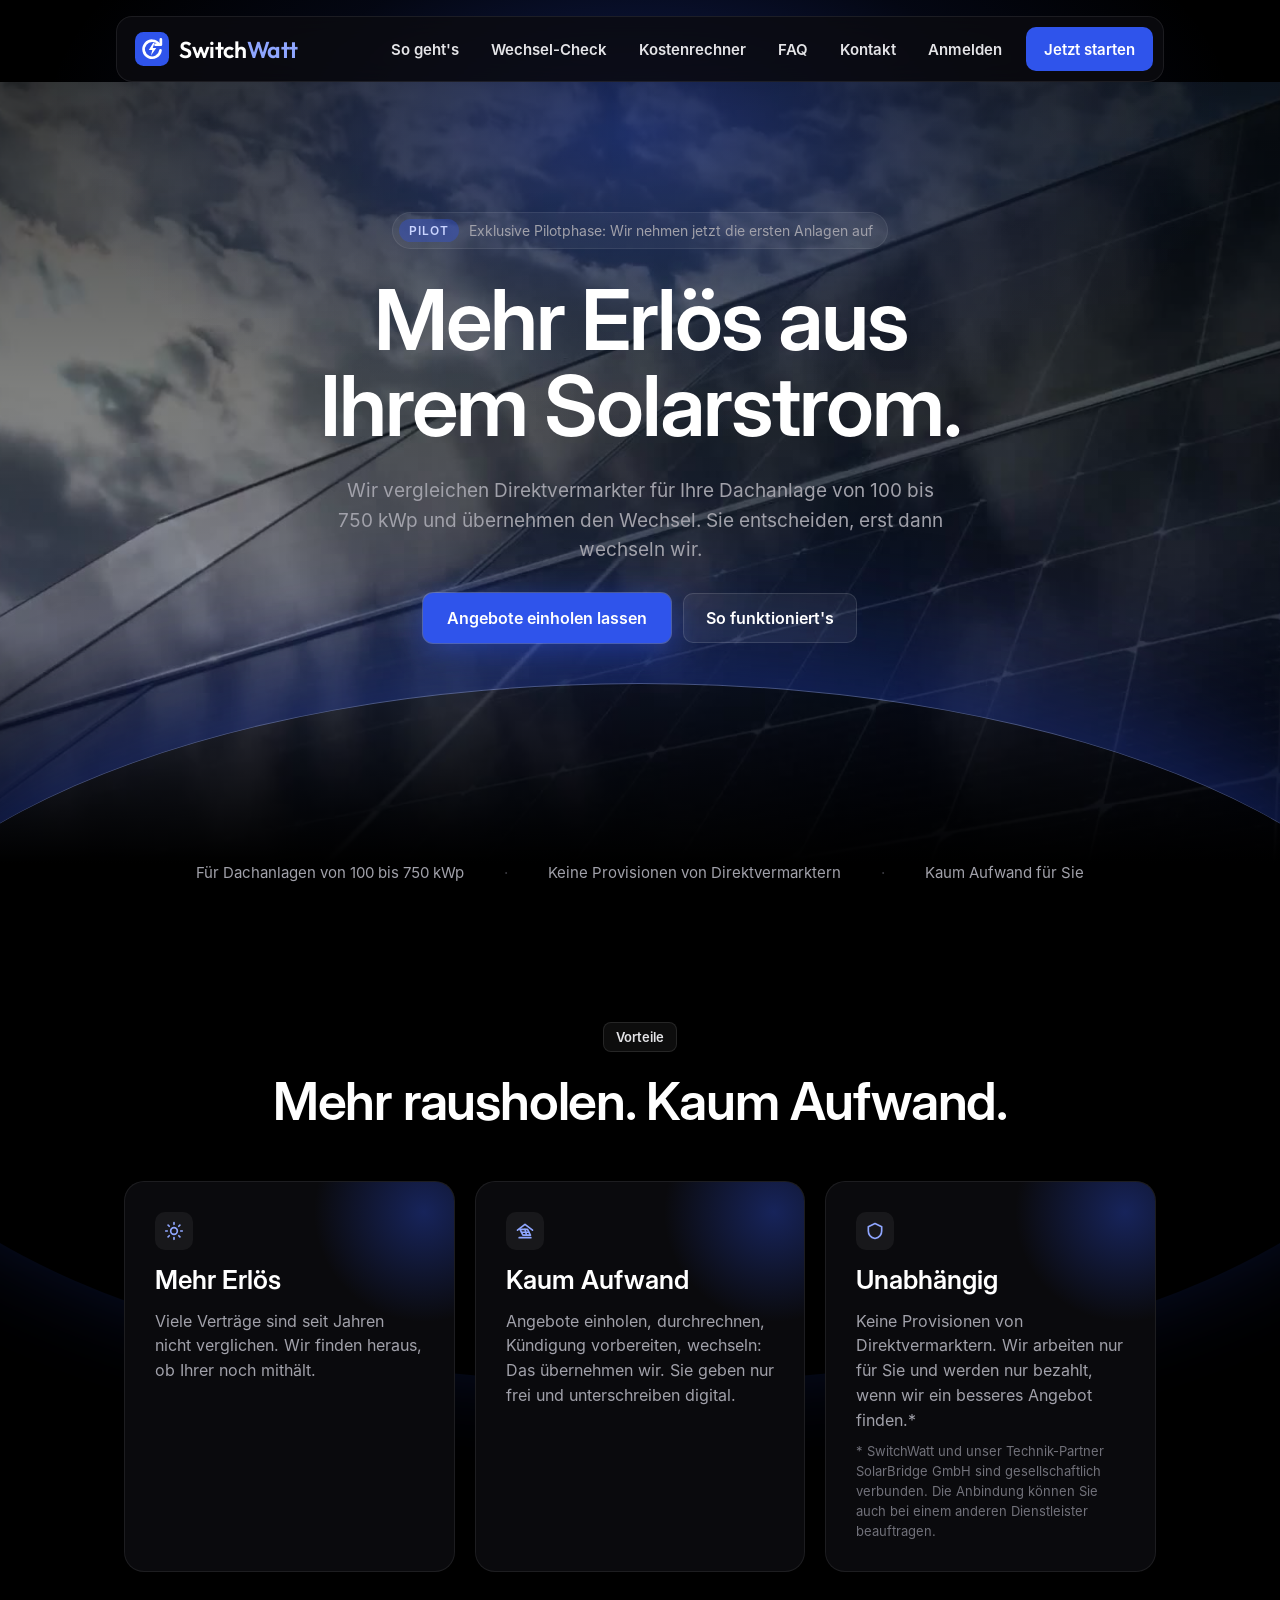
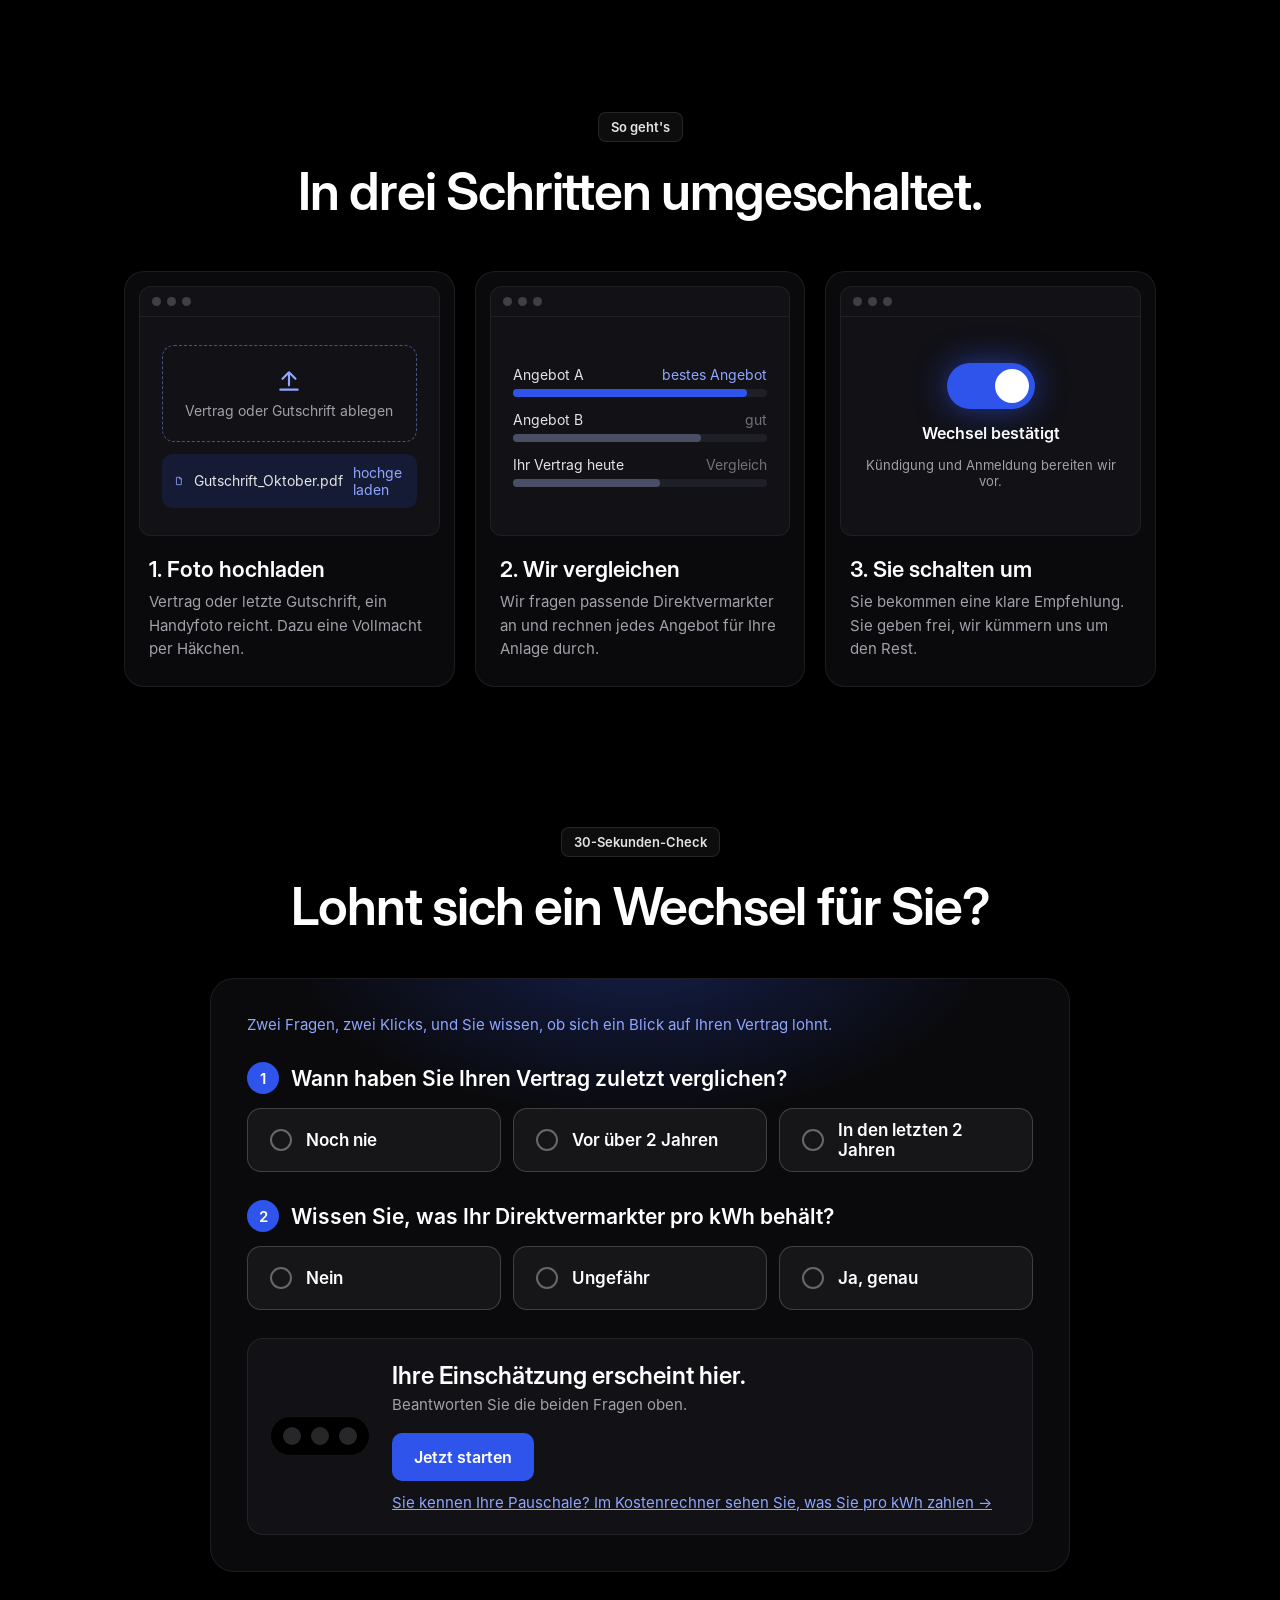
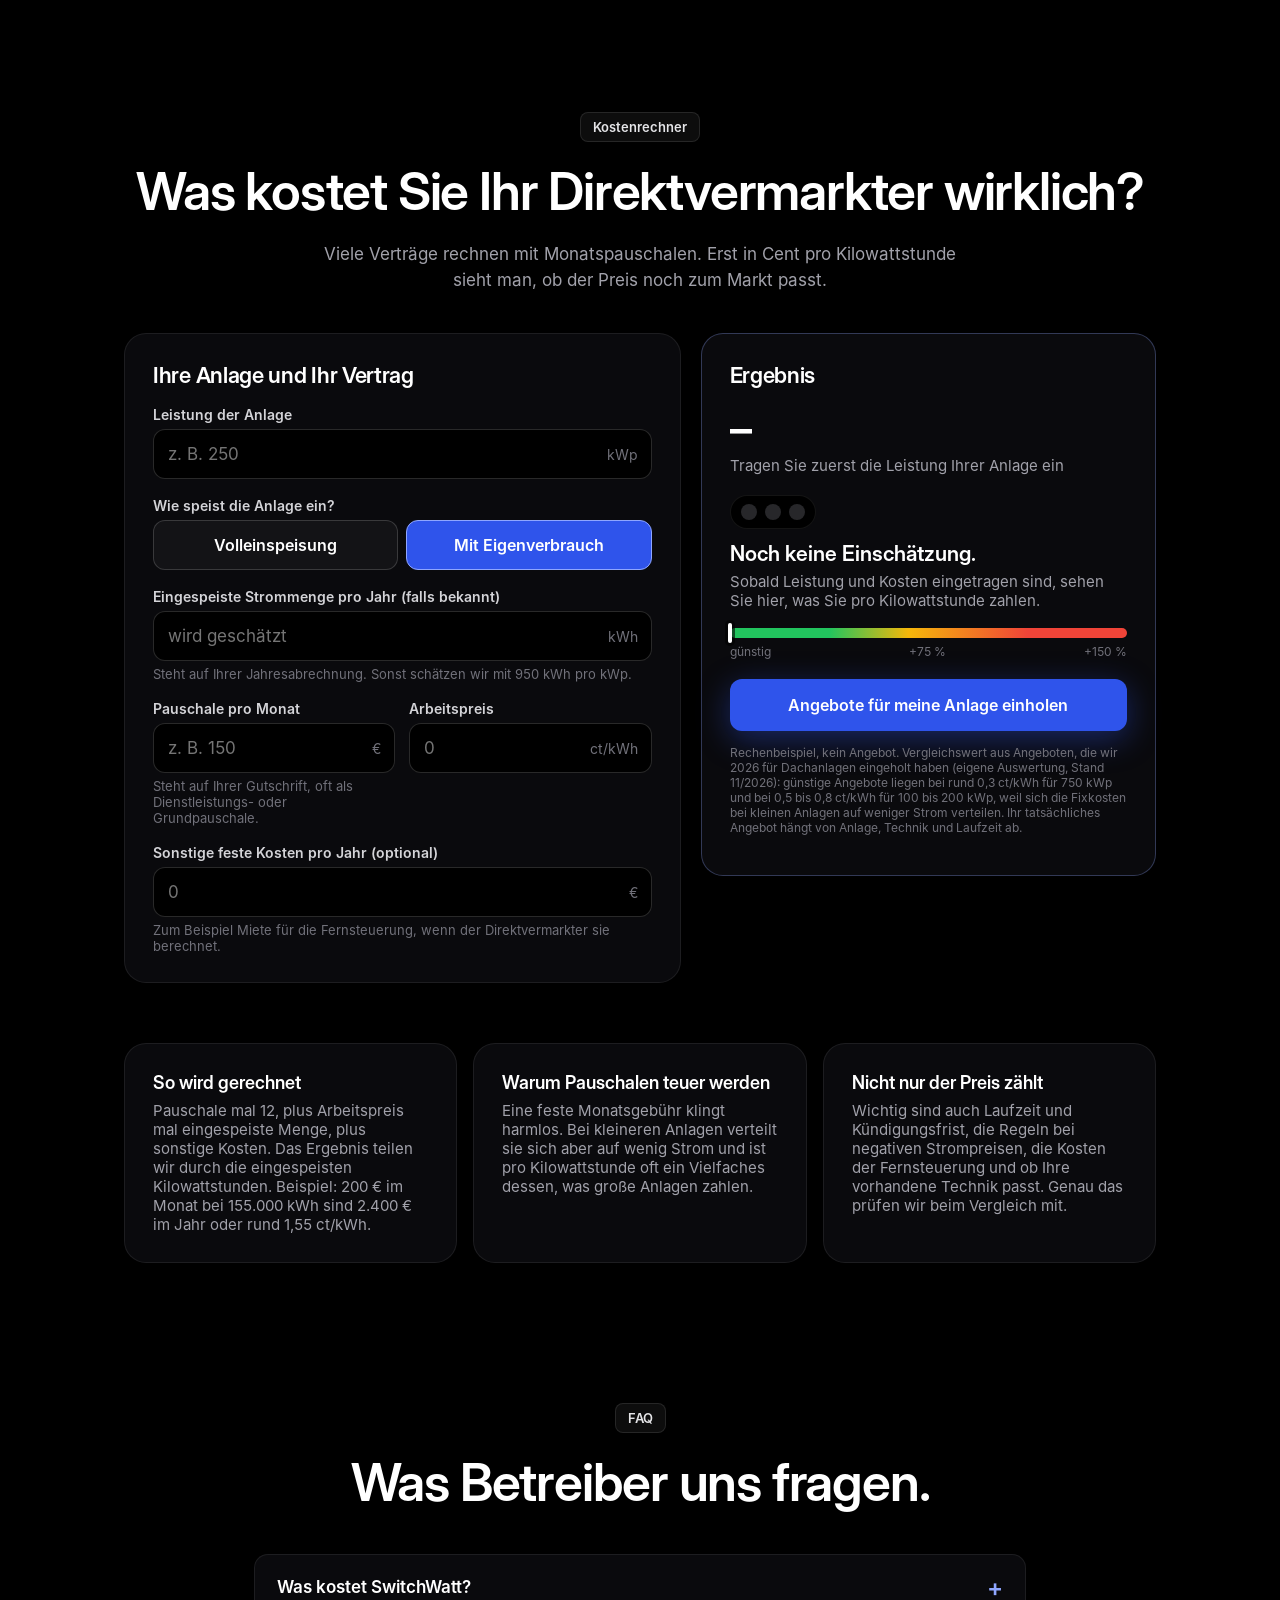
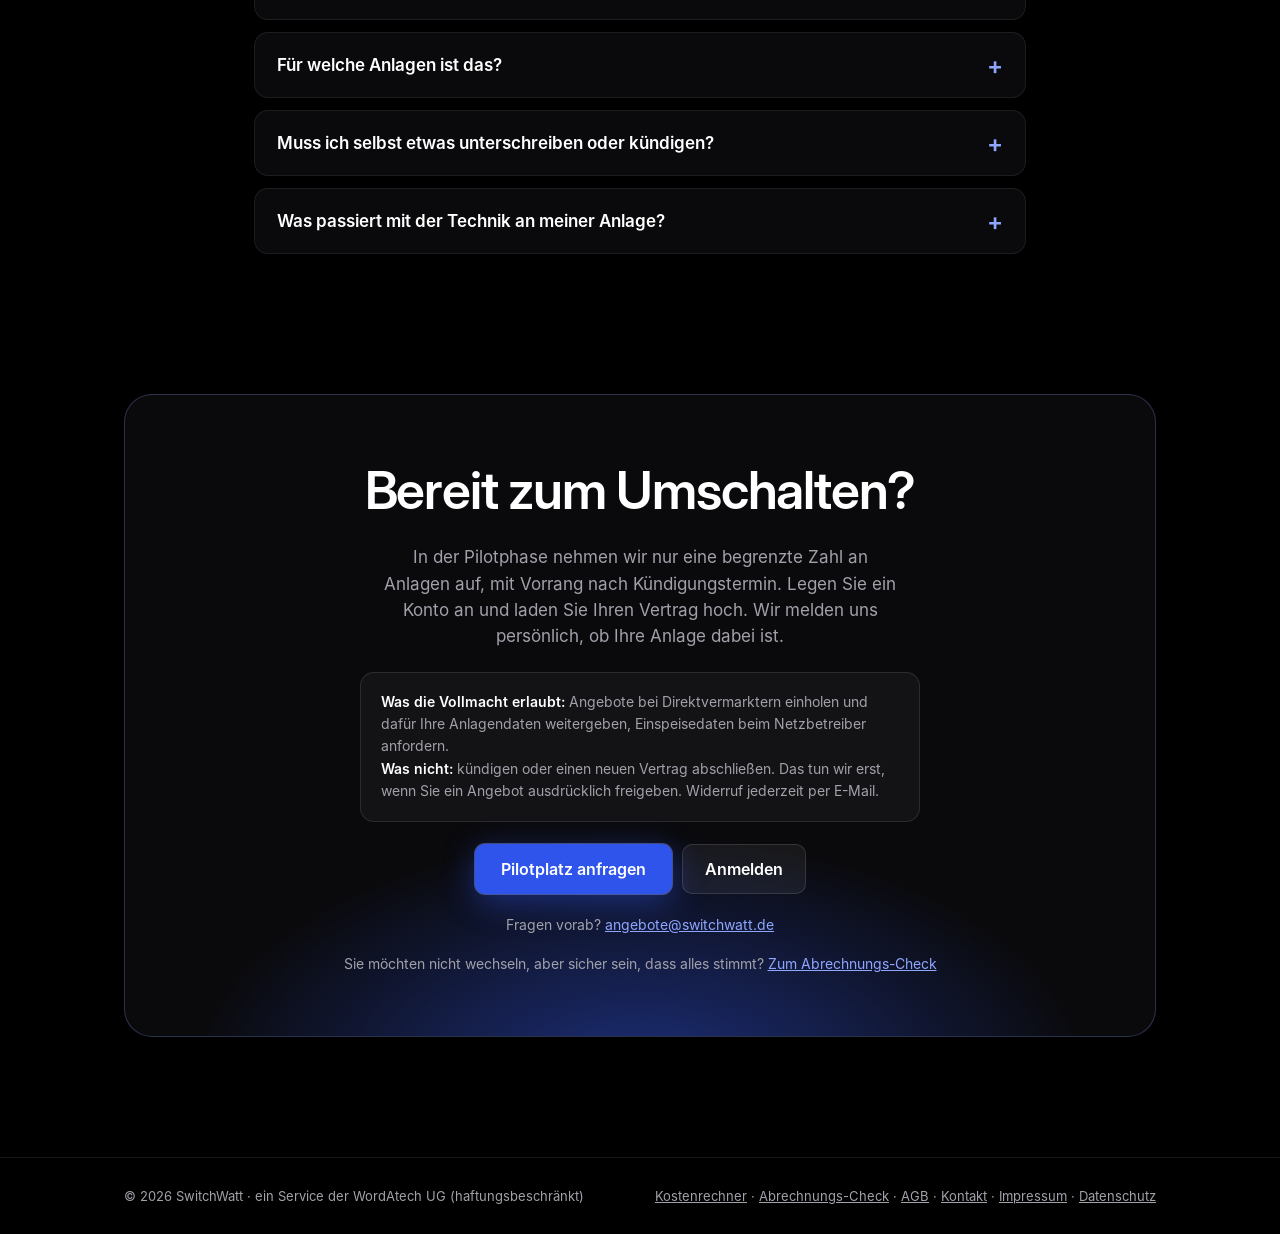
<file: direktvermarkter-wechsel.html>
<!doctype html>
<html lang="de">
<head>
<meta charset="utf-8">
<meta name="viewport" content="width=device-width, initial-scale=1">
<title>Direktvermarkter wechseln für PV-Dachanlagen | SwitchWatt</title>
<meta name="description" content="Zahlen Sie Ihrem Direktvermarkter zu viel? SwitchWatt vergleicht Angebote für PV-Dachanlagen von 100 bis 750 kWp und bereitet den Wechsel vor – Sie entscheiden und unterschreiben selbst.">
<link rel="canonical" href="https://www.switchwatt.de/direktvermarkter-wechsel.html">
<meta property="og:type" content="website">
<meta property="og:url" content="https://www.switchwatt.de/">
<meta property="og:locale" content="de_DE">
<meta property="og:title" content="Direktvermarkter wechseln für PV-Dachanlagen | SwitchWatt">
<meta property="og:description" content="Wir vergleichen Direktvermarkter für Ihre Dachanlage und übernehmen den Wechsel.">
<meta property="og:image" content="https://www.switchwatt.de/hero-poster.jpg">
<meta name="theme-color" content="#000000">
<script type="application/ld+json">[{"@context": "https://schema.org", "@type": "Organization", "name": "SwitchWatt", "legalName": "WordAtech UG (haftungsbeschränkt)", "url": "https://www.switchwatt.de/", "email": "angebote@switchwatt.de", "address": {"@type": "PostalAddress", "streetAddress": "Kaiser-Friedrich-Promenade 79", "postalCode": "61348", "addressLocality": "Bad Homburg v. d. Höhe", "addressCountry": "DE"}}, {"@context": "https://schema.org", "@type": "Service", "name": "Direktvermarkter-Wechsel für PV-Dachanlagen", "serviceType": "Vergleich und Wechsel des Direktvermarkters", "provider": {"@type": "Organization", "name": "SwitchWatt"}, "areaServed": "DE", "description": "SwitchWatt vergleicht Angebote von Direktvermarktern für PV-Dachanlagen von 100 bis 750 kWp, bereitet Kündigung und neuen Vertrag vor und organisiert den Wechsel."}, {"@context": "https://schema.org", "@type": "FAQPage", "mainEntity": [{"@type": "Question", "name": "Was kostet SwitchWatt?", "acceptedAnswer": {"@type": "Answer", "text": "Eine feste Pauschale nach Größe Ihrer Anlage: 390 € bis 250 kWp, 590 € bis 500 kWp, 890 € darüber, jeweils netto zzgl. Umsatzsteuer. Keine Provisionen, kein Anteil an Ihrer Vergütung. Fällig erst, wenn Sie den Vertrag mit dem neuen Direktvermarkter unterschrieben haben. Finden wir kein besseres Angebot, zahlen Sie nichts. Finden wir eins, kostet der Angebotsspiegel 150 € zzgl. USt., die beim Wechsel voll angerechnet werden. Schließen Sie innerhalb von 12 Monaten ohne uns mit einem Anbieter aus dem Angebotsspiegel ab oder verhandeln Sie damit bei Ihrem bisherigen Direktvermarkter nach, fällt die Wechselpauschale trotzdem an. Details in den AGB. Ihre Karte hinterlegen Sie bei der Beauftragung, belastet wird sie erst, wenn eine Vergütung fällig wird. Kosten für die technische Anbindung nennen wir Ihnen vorab gesondert."}}, {"@type": "Question", "name": "Für welche Anlagen ist das?", "acceptedAnswer": {"@type": "Answer", "text": "Für Photovoltaik-Dachanlagen von etwa 100 bis 750 kWp in der Direktvermarktung, zum Beispiel auf Hallen, Höfen und Bürogebäuden."}}, {"@type": "Question", "name": "Muss ich selbst etwas unterschreiben oder kündigen?", "acceptedAnswer": {"@type": "Answer", "text": "Sie erteilen uns eine Vollmacht, damit wir Angebote einholen dürfen. Die Entscheidung für einen neuen Vertrag treffen immer Sie. Kündigung und neuen Vertrag bereiten wir vollständig vor, Sie prüfen und unterschreiben selbst. Um Fristen, Unterlagen und die Abstimmung mit dem neuen Direktvermarkter kümmern wir uns."}}, {"@type": "Question", "name": "Was passiert mit der Technik an meiner Anlage?", "acceptedAnswer": {"@type": "Answer", "text": "Der neue Direktvermarkter muss Ihre Anlage fernsteuern können. Die Anbindung organisieren wir mit unserem Technik-Partner SolarBridge GmbH, Bad Homburg, meist aus der Ferne. Die Kosten dafür nennen wir Ihnen vorab. SwitchWatt und unser Technik-Partner SolarBridge GmbH sind gesellschaftlich verbunden. Die Anbindung können Sie auch bei einem anderen Dienstleister beauftragen."}}]}]</script>

<link rel="icon" href="data:image/svg+xml,%3Csvg xmlns='http://www.w3.org/2000/svg' viewBox='0 0 48 48'%3E%3Crect width='48' height='48' rx='12' fill='%232F54EB'/%3E%3Cpath d='M34 17.5A12 12 0 1 0 36 26' fill='none' stroke='%23fff' stroke-width='3.8' stroke-linecap='round'/%3E%3Cpath d='M36.5 10.5v7.5H29' fill='none' stroke='%23fff' stroke-width='3.8' stroke-linecap='round' stroke-linejoin='round'/%3E%3Cpath d='M25.5 15.5l-6 10h5l-2 7.5 7.5-10.5h-5l2.5-7z' fill='%23fff'/%3E%3C/svg%3E">
<link rel="preload" href="fonts/InterDisplay-SemiBold.woff" as="font" type="font/woff" crossorigin>
<style>
@font-face{font-family:Inter;src:url(fonts/Inter-Regular.woff) format('woff');font-weight:400;font-display:swap}
@font-face{font-family:Inter;src:url(fonts/Inter-SemiBold.woff) format('woff');font-weight:500 700;font-display:swap}
@font-face{font-family:'Inter Display';src:url(fonts/InterDisplay-SemiBold.woff) format('woff');font-weight:500 700;font-display:swap}
@font-face{font-family:'Outfit Logo';src:url(fonts/Outfit-SemiBold-Logo.woff2) format('woff2');font-weight:400 700;font-display:block}
*{box-sizing:border-box}html{scroll-behavior:smooth}

body{margin:0;background:#000000}
a{color:#8FA6FF}a:hover{color:#B7C6FF}
@keyframes swUp{from{opacity:0;transform:translateY(24px)}to{opacity:1;transform:none}}
@keyframes swGlow{0%,100%{opacity:.55}50%{opacity:.85}}
@keyframes swTwinkle{0%,100%{opacity:.25}50%{opacity:.9}}
.sw-in{animation:swUp .9s cubic-bezier(.2,.7,.2,1) both}
.sw-d1{animation-delay:.12s}.sw-d2{animation-delay:.24s}.sw-d3{animation-delay:.36s}
.sw-glow{animation:swGlow 6s ease-in-out infinite}
.sw-star{animation:swTwinkle 4s ease-in-out infinite}
@supports (animation-timeline: view()){.sw-reveal{animation:swUp linear both;animation-timeline:view();animation-range:entry 0% entry 40%}}
.sw-card:hover{border-color:rgba(143,166,255,.35)!important}
details>summary{list-style:none}details>summary::-webkit-details-marker{display:none}
details[open] .sw-plus{transform:rotate(45deg)}
@keyframes swRay{0%,100%{opacity:.35}50%{opacity:.75}}

.sw-ray{animation:swRay 7s ease-in-out infinite;filter:blur(18px)}
@keyframes swRise{from{transform:translateY(150px);opacity:.3}to{transform:none;opacity:1}}
@keyframes swShimmer{0%,100%{opacity:.45}50%{opacity:.9}}
@keyframes swSweep{0%{transform:translateX(-520px)}100%{transform:translateX(520px)}}
.sw-sun{animation:swRise 2.8s cubic-bezier(.2,.7,.2,1) both}
.sw-shimmer{animation:swShimmer 5s ease-in-out infinite}
.sw-sweep{animation:swSweep 7s ease-in-out infinite alternate}
.sw-opt{transition:transform .18s ease,border-color .18s ease,background .18s ease,box-shadow .18s ease}
.sw-opt:hover{transform:scale(1.06);border-color:#8FA6FF!important;box-shadow:0 0 0 4px rgba(47,84,235,.25),0 10px 30px rgba(47,84,235,.35)}
.sw-opt:active{transform:scale(.98)}
.sw-opt:focus-visible{outline:3px solid #8FA6FF;outline-offset:3px}
@media (prefers-reduced-motion:reduce){.sw-in,.sw-reveal,.sw-glow,.sw-star,.sw-sun,.sw-shimmer,.sw-sweep{animation:none!important}.sw-opt:hover{transform:none}}

.sw-opt{flex:1 1 200px;min-height:64px;padding:0 22px;border-radius:14px;display:flex;align-items:center;gap:14px;font-size:17px;font-weight:600;font-family:Inter,system-ui,sans-serif;text-align:left;cursor:pointer;background:rgba(255,255,255,.05);color:#FFFFFF;border:1px solid rgba(255,255,255,.18)}
.sw-opt[aria-pressed=true]{background:#2F54EB;border-color:#8FA6FF;box-shadow:0 0 0 4px rgba(47,84,235,.25)}
.sw-dot{flex:0 0 auto;width:22px;height:22px;border-radius:50%;box-sizing:border-box;border:2px solid rgba(255,255,255,.35)}
.sw-opt[aria-pressed=true] .sw-dot{border:6px solid #FFFFFF;background:#2F54EB}


.sw-mnav{display:none}
@media (max-width: 700px){
.sw-navlink{display:none!important}
.sw-navbar{flex-wrap:wrap!important;padding:8px 8px 4px 12px!important;gap:4px 8px!important}
.sw-mnav{display:flex!important;flex-basis:100%;justify-content:space-around;border-top:1px solid rgba(255,255,255,0.08);margin-top:2px}
.sw-mnav a{flex:1;text-align:center;min-height:44px;display:flex;align-items:center;justify-content:center;color:#E4E4E7;text-decoration:none;font-size:14px;font-weight:500}
.sw-foot a{display:inline-flex;min-height:44px;align-items:center}
.sw-navbar svg{width:30px;height:30px}
.sw-brand{font-size:18px!important}
.sw-navright{flex-wrap:nowrap!important;gap:2px!important;flex:0 0 auto;margin-left:auto}
.sw-navbar>a:first-child{flex:1 1 0;min-width:0}
.sw-navlogin{padding:10px 8px!important;font-size:14px!important}
.sw-navkontakt{display:none!important}
.sw-navcta{margin-left:2px!important;min-height:40px!important;padding:0 14px!important;font-size:14px!important;white-space:nowrap}
.sw-trust{flex-direction:column!important;align-items:center;gap:6px!important;font-size:14px!important}
.sw-trust span[aria-hidden]{display:none}
}
#ab-w>.sw-card>div:first-child{height:250px;box-sizing:border-box;display:flex;flex-direction:column}#ab-w>.sw-card>div:first-child>div:last-child{flex:1;justify-content:center;box-sizing:border-box}#ab-w>.sw-card>div:first-child>div:last-child>div{min-width:0}#ab-w>.sw-card>div:first-child span{overflow-wrap:anywhere}
.sw-abtabs{display:inline-flex;gap:4px;padding:4px;border-radius:12px;background:rgba(255,255,255,.05);border:1px solid rgba(255,255,255,.08)}.sw-abtabs button{min-height:44px;padding:0 18px;border:0;border-radius:9px;background:transparent;color:#A1A1AA;font:inherit;font-weight:600;cursor:pointer}.sw-abtabs button[aria-selected=true]{background:#2F54EB;color:#fff}
#rechner .grid{display:grid;grid-template-columns:1.1fr .9fr;gap:20px;align-items:start}#rechner .card{background:#0A0A0D;border:1px solid rgba(255,255,255,.08);border-radius:22px;padding:28px}#rechner .card.res{border-color:rgba(143,166,255,.3)}#rechner h2{font-family:'Inter Display',Inter,sans-serif;font-weight:600;font-size:22px;letter-spacing:-.3px;margin:0 0 18px}#rechner label{display:block;font-size:14px;font-weight:500;color:#D4D4D8;margin:0 0 6px}#rechner .hint{font-size:13px;color:#71717A;margin-top:5px}#rechner .f{margin-bottom:18px}#rechner .row2{display:grid;grid-template-columns:1fr 1fr;gap:14px}#rechner input[type=number]{width:100%;min-height:50px;border-radius:12px;border:1px solid rgba(255,255,255,.16);background:#000;color:#fff;padding:0 14px;font:inherit;font-size:17px}#rechner input:focus{outline:2px solid #8FA6FF;outline-offset:1px}#rechner .unit{position:relative}#rechner .unit span{position:absolute;right:14px;top:50%;transform:translateY(-50%);color:#71717A;font-size:14px;pointer-events:none}#rechner .unit input{padding-right:70px}#rechner .seg{display:flex;gap:8px}#rechner .seg button{flex:1;min-height:50px;border-radius:12px;border:1px solid rgba(255,255,255,.16);background:rgba(255,255,255,.04);color:#fff;font:inherit;font-weight:600;cursor:pointer}#rechner .seg button[aria-pressed=true]{background:#2F54EB;border-color:#8FA6FF}#rechner .big{font-family:'Inter Display',Inter,sans-serif;font-size:44px;font-weight:600;letter-spacing:-1px;line-height:1}#rechner .sub{color:#A1A1AA;font-size:15px;margin:6px 0 20px}#rechner .lamps{display:inline-flex;gap:8px;padding:8px 10px;border-radius:999px;background:#000;border:1px solid rgba(255,255,255,.08);margin-bottom:12px}#rechner .lamps i{width:16px;height:16px;border-radius:50%;background:#27272A;display:block}#rechner .verdict{font-family:'Inter Display',Inter,sans-serif;font-size:21px;font-weight:600;margin:0 0 6px}#rechner .bar{height:10px;border-radius:999px;background:linear-gradient(90deg,#22C55E 0%,#22C55E 25%,#F5B70A 45%,#F04438 75%);position:relative;margin:18px 0 6px}#rechner .bar b{position:absolute;top:-5px;width:4px;height:20px;border-radius:2px;background:#fff;box-shadow:0 0 0 3px rgba(0,0,0,.6);transform:translateX(-2px);transition:left .3s}#rechner .scale{display:flex;justify-content:space-between;font-size:12px;color:#71717A}#rechner .diff{margin-top:20px;padding:16px;border-radius:14px;background:rgba(34,197,94,.08);border:1px solid rgba(34,197,94,.3);font-size:15px;color:#D4D4D8}#rechner .btn{display:inline-flex;align-items:center;justify-content:center;width:100%;min-height:52px;margin-top:20px;border-radius:12px;background:#2F54EB;color:#fff;font-weight:600;font-size:16px;text-decoration:none;box-shadow:0 8px 32px rgba(47,84,235,.4)}#rechner .btn:hover{background:#4466F0;color:#fff}#rechner .small{font-size:12px;color:#71717A;margin-top:14px}#rechner .info{display:grid;grid-template-columns:repeat(3,1fr);gap:16px;margin-top:60px}#rechner .info h3{font-family:'Inter Display',Inter,sans-serif;font-size:18px;font-weight:600;margin:0 0 8px}#rechner .info p{color:#A1A1AA;font-size:15px;margin:0}@media (max-width:860px){#rechner .grid,#rechner .info{grid-template-columns:1fr}#rechner .card.res{position:static}}@media (max-width:700px){#rechner .card{padding:20px}#rechner .big{font-size:38px}#rechner .row2{grid-template-columns:1fr}}
</style>
</head>
<body>
<div style="min-height: 100vh; background: #000000; color: #FFFFFF; font-family: Inter, system-ui, sans-serif; overflow-x: clip; position: relative">

<nav style="position: sticky; top: 16px; z-index: 10; width: 100%; max-width: 1080px; margin: 16px auto 0; box-sizing: border-box; padding: 0 16px">
<div class="sw-navbar" style="display: flex; align-items: center; justify-content: space-between; gap: 16px; flex-wrap: wrap; background: rgba(12,12,16,0.82); border: 1px solid rgba(255,255,255,0.08); border-radius: 16px; padding: 10px 10px 10px 18px; backdrop-filter: blur(12px)">
<a href="index.html" style="display: flex; align-items: center; gap: 10px; text-decoration: none; color: #FFFFFF">
<svg width="34" height="34" viewBox="0 0 48 48" aria-hidden="true"><rect width="48" height="48" rx="12" fill="#2F54EB"/><path d="M34 17.5A12 12 0 1 0 36 26" fill="none" stroke="#fff" stroke-width="3.8" stroke-linecap="round"/><path d="M36.5 10.5v7.5H29" fill="none" stroke="#fff" stroke-width="3.8" stroke-linecap="round" stroke-linejoin="round"/><path d="M25.5 15.5l-6 10h5l-2 7.5 7.5-10.5h-5l2.5-7z" fill="#fff"/></svg>
<span class="sw-brand" style="font-family: 'Outfit Logo', 'Inter Display', Inter, system-ui, sans-serif; font-weight: 600; font-size: 23px; letter-spacing: -0.4px">Switch<span style="color:#8FA6FF">Watt</span></span>
</a>
<div class="sw-navright" style="display: flex; align-items: center; gap: 4px; flex-wrap: wrap">
<a class="sw-navlink" href="#ablauf" style="padding: 10px 14px; border-radius: 10px; color: #E4E4E7; text-decoration: none; font-size: 15px; font-weight: 500">So geht's</a>
<a class="sw-navlink" href="#check" style="padding: 10px 14px; border-radius: 10px; color: #E4E4E7; text-decoration: none; font-size: 15px; font-weight: 500">Wechsel-Check</a>
<a class="sw-navlink" href="#rechner" style="padding: 10px 14px; border-radius: 10px; color: #E4E4E7; text-decoration: none; font-size: 15px; font-weight: 500">Kostenrechner</a>
<a class="sw-navlink" href="#faq" style="padding: 10px 14px; border-radius: 10px; color: #E4E4E7; text-decoration: none; font-size: 15px; font-weight: 500">FAQ</a>
<a class="sw-navkontakt" href="impressum.html#kontakt" style="padding: 10px 14px; border-radius: 10px; color: #E4E4E7; text-decoration: none; font-size: 15px; font-weight: 500">Kontakt</a><a class="sw-navlogin" href="portal.html" style="padding: 10px 14px; border-radius: 10px; color: #E4E4E7; text-decoration: none; font-size: 15px; font-weight: 500">Anmelden</a><a class="sw-navcta" href="portal.html" style="margin-left: 6px; display: inline-flex; align-items: center; gap: 8px; min-height: 44px; padding: 0 18px; border-radius: 10px; background: #2F54EB; color: #FFFFFF; text-decoration: none; font-size: 15px; font-weight: 600">Jetzt starten</a>
</div>
<div class="sw-mnav"><a href="#ablauf">So geht's</a><a href="#rechner">Rechner</a><a href="abrechnungscheck.html">Abrechnung</a><a href="#faq">FAQ</a></div>
</div>
</nav>

<header id="top" style="position: relative; padding: 130px 24px 220px; text-align: center">
<video aria-hidden="true" autoplay="autoplay" muted="muted" loop="loop" playsinline="playsinline" poster="hero-poster.jpg" src="hero.mp4" style="position: absolute; inset: 0; width: 100%; height: 100%; object-fit: cover"></video>
<div aria-hidden="true" style="position: absolute; inset: 0; background: linear-gradient(180deg, rgba(0,0,0,0.74) 0%, rgba(0,0,0,0.48) 40%, rgba(5,10,40,0.45) 70%, #000000 100%)"></div>
<div aria-hidden="true" class="sw-glow" style="position: absolute; left: 50%; top: -260px; width: 1200px; height: 620px; margin-left: -600px; border-radius: 50%; background: radial-gradient(closest-side, rgba(47,84,235,0.35), rgba(47,84,235,0.08) 60%, rgba(0,0,0,0) 100%)"></div>
<div aria-hidden="true" style="position: absolute; left: 50%; bottom: -520px; width: 1600px; height: 700px; margin-left: -800px; border-radius: 50%; border-top: 1px solid rgba(143,166,255,0.45); box-shadow: 0 -40px 120px rgba(47,84,235,0.35)"></div>

<div style="position: relative; max-width: 880px; margin: 0 auto; display: flex; flex-direction: column; align-items: center; gap: 28px">
<div class="sw-in" style="display: inline-flex; align-items: center; gap: 10px; padding: 6px 14px 6px 6px; border-radius: 999px; background: rgba(255,255,255,0.05); border: 1px solid rgba(255,255,255,0.08)">
<span style="font-size: 12px; font-weight: 700; letter-spacing: 1px; padding: 4px 10px; border-radius: 999px; background: rgba(47,84,235,0.35); color: #C9D4FF">PILOT</span>
<span style="font-size: 14px; color: #A1A1AA">Exklusive Pilotphase: Wir nehmen jetzt die ersten Anlagen auf</span>
</div>
<h1 class="sw-in sw-d1" style="margin: 0; font-family: 'Inter Display', Inter, system-ui, sans-serif; font-weight: 600; font-size: clamp(44px, 7vw, 84px); line-height: 1.02; letter-spacing: -2px">Mehr Erlös aus<br>Ihrem Solarstrom.</h1>
<p class="sw-in sw-d2" style="margin: 0; max-width: 620px; font-size: 19px; line-height: 1.55; color: #A1A1AA">Wir vergleichen Direktvermarkter für Ihre Dachanlage von 100 bis 750 kWp und übernehmen den Wechsel. Sie entscheiden, erst dann wechseln wir.</p>
<div class="sw-in sw-d3" style="display: flex; gap: 12px; flex-wrap: wrap; justify-content: center">
<a href="#check" style="display: inline-flex; align-items: center; min-height: 50px; padding: 0 24px; border-radius: 10px; background: #2F54EB; color: #FFFFFF; font-weight: 600; font-size: 16px; text-decoration: none; box-shadow: 0 0 0 1px rgba(143,166,255,0.4), 0 8px 32px rgba(47,84,235,0.45)">Angebote einholen lassen</a>
<a href="#ablauf" style="display: inline-flex; align-items: center; min-height: 50px; padding: 0 22px; border-radius: 10px; background: rgba(255,255,255,0.06); border: 1px solid rgba(255,255,255,0.12); color: #FFFFFF; font-weight: 600; font-size: 16px; text-decoration: none">So funktioniert's</a>
</div>
</div>
</header>

<section class="sw-trust" style="position: relative; max-width: 1080px; margin: 0 auto; padding: 0 24px 40px; display: flex; flex-wrap: wrap; gap: 12px 40px; justify-content: center; font-size: 15px; color: #A1A1AA">
<span>Für Dachanlagen von 100 bis 750 kWp</span>
<span aria-hidden="true" style="color: #3F3F46">·</span>
<span>Keine Provisionen von Direktvermarktern</span>
<span aria-hidden="true" style="color: #3F3F46">·</span>
<span>Kaum Aufwand für Sie</span>
</section>


<section id="vorteile" style="max-width: 1080px; margin: 0 auto; padding: 100px 24px 40px; display: flex; flex-direction: column; align-items: center; gap: 48px">
<div class="sw-reveal" style="display: flex; flex-direction: column; align-items: center; gap: 18px; text-align: center">
<span style="font-size: 13px; font-weight: 600; padding: 6px 12px; border-radius: 8px; background: rgba(255,255,255,0.05); border: 1px solid rgba(255,255,255,0.1); color: #E4E4E7">Vorteile</span>
<h2 style="margin: 0; font-family: 'Inter Display', Inter, system-ui, sans-serif; font-weight: 600; font-size: clamp(34px, 4.5vw, 52px); letter-spacing: -1.2px">Mehr rausholen. Kaum Aufwand.</h2>
</div>
<div style="width: 100%; display: grid; grid-template-columns: repeat(auto-fit, minmax(280px, 1fr)); gap: 20px">
<div class="sw-card sw-reveal" style="position: relative; overflow: hidden; border-radius: 20px; padding: 30px; background: #0A0A0D; border: 1px solid rgba(255,255,255,0.08); display: flex; flex-direction: column; gap: 14px">
<div aria-hidden="true" style="position: absolute; right: -80px; top: -80px; width: 220px; height: 220px; border-radius: 50%; background: radial-gradient(closest-side, rgba(47,84,235,0.35), rgba(47,84,235,0))"></div>
<span style="width: 38px; height: 38px; border-radius: 10px; background: rgba(255,255,255,0.06); display: flex; align-items: center; justify-content: center"><svg width="20" height="20" viewBox="0 0 24 24" fill="none" stroke="#8FA6FF" stroke-width="2" stroke-linecap="round" stroke-linejoin="round" aria-hidden="true"><circle cx="12" cy="12" r="4"></circle><path d="M12 2v2M12 20v2M4.9 4.9l1.4 1.4M17.7 17.7l1.4 1.4M2 12h2M20 12h2M4.9 19.1l1.4-1.4M17.7 6.3l1.4-1.4"></path></svg></span>
<strong style="font-family: 'Inter Display', Inter, system-ui, sans-serif; font-size: 26px; font-weight: 600">Mehr Erlös</strong>
<span style="font-size: 16px; line-height: 1.55; color: #A1A1AA">Viele Verträge sind seit Jahren nicht verglichen. Wir finden heraus, ob Ihrer noch mithält.</span>
</div>
<div class="sw-card sw-reveal" style="position: relative; overflow: hidden; border-radius: 20px; padding: 30px; background: #0A0A0D; border: 1px solid rgba(255,255,255,0.08); display: flex; flex-direction: column; gap: 14px">
<div aria-hidden="true" style="position: absolute; right: -80px; top: -80px; width: 220px; height: 220px; border-radius: 50%; background: radial-gradient(closest-side, rgba(47,84,235,0.35), rgba(47,84,235,0))"></div>
<span style="width: 38px; height: 38px; border-radius: 10px; background: rgba(255,255,255,0.06); display: flex; align-items: center; justify-content: center"><svg width="20" height="20" viewBox="0 0 24 24" fill="none" stroke="#8FA6FF" stroke-width="2" stroke-linecap="round" stroke-linejoin="round" aria-hidden="true"><path d="M3 11l9-7 9 7"></path><path d="M6 10l3.5 7h9L15 10z"></path><path d="M8 13.5h8.5M12 10l1.8 7"></path><path d="M5 20h14"></path></svg></span>
<strong style="font-family: 'Inter Display', Inter, system-ui, sans-serif; font-size: 26px; font-weight: 600">Kaum Aufwand</strong>
<span style="font-size: 16px; line-height: 1.55; color: #A1A1AA">Angebote einholen, durchrechnen, Kündigung vorbereiten, wechseln: Das übernehmen wir. Sie geben nur frei und unterschreiben digital.</span>
</div>
<div class="sw-card sw-reveal" style="position: relative; overflow: hidden; border-radius: 20px; padding: 30px; background: #0A0A0D; border: 1px solid rgba(255,255,255,0.08); display: flex; flex-direction: column; gap: 14px">
<div aria-hidden="true" style="position: absolute; right: -80px; top: -80px; width: 220px; height: 220px; border-radius: 50%; background: radial-gradient(closest-side, rgba(47,84,235,0.35), rgba(47,84,235,0))"></div>
<span style="width: 38px; height: 38px; border-radius: 10px; background: rgba(255,255,255,0.06); display: flex; align-items: center; justify-content: center"><svg width="20" height="20" viewBox="0 0 24 24" fill="none" stroke="#8FA6FF" stroke-width="2" stroke-linecap="round" stroke-linejoin="round" aria-hidden="true"><path d="M12 3l8 4v5c0 5-3.5 8-8 9-4.5-1-8-4-8-9V7z"></path></svg></span>
<strong style="font-family: 'Inter Display', Inter, system-ui, sans-serif; font-size: 26px; font-weight: 600">Unabhängig</strong>
<span style="font-size: 16px; line-height: 1.55; color: #A1A1AA">Keine Provisionen von Direktvermarktern. Wir arbeiten nur für Sie und werden nur bezahlt, wenn wir ein besseres Angebot finden.* <span style="display:block;margin-top:8px;font-size:13px;color:#71717A">* SwitchWatt und unser Technik-Partner SolarBridge GmbH sind gesellschaftlich verbunden. Die Anbindung können Sie auch bei einem anderen Dienstleister beauftragen.</span></span>
</div>
</div>
</section>


<section id="ablauf" style="max-width: 1080px; margin: 0 auto; padding: 100px 24px 40px; display: flex; flex-direction: column; align-items: center; gap: 48px">
<div class="sw-reveal" style="display: flex; flex-direction: column; align-items: center; gap: 18px; text-align: center">
<span style="font-size: 13px; font-weight: 600; padding: 6px 12px; border-radius: 8px; background: rgba(255,255,255,0.05); border: 1px solid rgba(255,255,255,0.1); color: #E4E4E7">So geht's</span>
<h2 id="ab-titel" style="margin: 0; font-family: 'Inter Display', Inter, system-ui, sans-serif; font-weight: 600; font-size: clamp(34px, 4.5vw, 52px); letter-spacing: -1.2px">In drei Schritten umgeschaltet.</h2>
</div>
<div id="ab-w" style="width: 100%; display: grid; grid-template-columns: repeat(auto-fit, minmax(300px, 1fr)); gap: 20px">

<div class="sw-card sw-reveal" style="border-radius: 20px; padding: 14px; background: #0A0A0D; border: 1px solid rgba(255,255,255,0.08); display: flex; flex-direction: column; gap: 20px">
<div style="border-radius: 12px; background: #111116; border: 1px solid rgba(255,255,255,0.06); overflow: hidden">
<div style="display: flex; gap: 6px; padding: 10px 12px; border-bottom: 1px solid rgba(255,255,255,0.06)"><span style="width: 9px; height: 9px; border-radius: 50%; background: #3F3F46"></span><span style="width: 9px; height: 9px; border-radius: 50%; background: #3F3F46"></span><span style="width: 9px; height: 9px; border-radius: 50%; background: #3F3F46"></span></div>
<div style="padding: 22px; display: flex; flex-direction: column; gap: 12px">
<div style="border: 1.5px dashed rgba(143,166,255,0.45); border-radius: 12px; padding: 22px; display: flex; flex-direction: column; align-items: center; gap: 8px; color: #A1A1AA; font-size: 14px">
<svg width="26" height="26" viewBox="0 0 24 24" fill="none" stroke="#8FA6FF" stroke-width="2" stroke-linecap="round" stroke-linejoin="round" aria-hidden="true"><path d="M12 16V4M6 10l6-6 6 6M4 20h16"></path></svg>
<span>Vertrag oder Gutschrift ablegen</span>
</div>
<div style="display: flex; align-items: center; gap: 10px; padding: 10px 12px; border-radius: 10px; background: rgba(47,84,235,0.14); font-size: 14px; color: #E4E4E7"><svg width="16" height="16" viewBox="0 0 24 24" fill="none" stroke="#8FA6FF" stroke-width="2" stroke-linecap="round" stroke-linejoin="round" aria-hidden="true"><path d="M14 3H6v18h12V7z"></path><path d="M14 3v4h4"></path></svg>Gutschrift_Oktober.pdf<span style="margin-left: auto; color: #8FA6FF">hochgeladen</span></div>
</div>
</div>
<div style="padding: 0 10px 12px; display: flex; flex-direction: column; gap: 8px">
<strong style="font-family: 'Inter Display', Inter, system-ui, sans-serif; font-size: 22px; font-weight: 600">1. Foto hochladen</strong>
<span style="font-size: 15px; line-height: 1.55; color: #A1A1AA">Vertrag oder letzte Gutschrift, ein Handyfoto reicht. Dazu eine Vollmacht per Häkchen.</span>
</div>
</div>

<div class="sw-card sw-reveal" style="border-radius: 20px; padding: 14px; background: #0A0A0D; border: 1px solid rgba(255,255,255,0.08); display: flex; flex-direction: column; gap: 20px">
<div style="border-radius: 12px; background: #111116; border: 1px solid rgba(255,255,255,0.06); overflow: hidden">
<div style="display: flex; gap: 6px; padding: 10px 12px; border-bottom: 1px solid rgba(255,255,255,0.06)"><span style="width: 9px; height: 9px; border-radius: 50%; background: #3F3F46"></span><span style="width: 9px; height: 9px; border-radius: 50%; background: #3F3F46"></span><span style="width: 9px; height: 9px; border-radius: 50%; background: #3F3F46"></span></div>
<div style="padding: 22px; display: flex; flex-direction: column; gap: 14px; font-size: 14px; color: #E4E4E7">
<div style="display: flex; flex-direction: column; gap: 6px"><div style="display: flex; justify-content: space-between"><span>Angebot A</span><span style="color: #8FA6FF">bestes Angebot</span></div><div style="height: 8px; border-radius: 4px; background: #1F1F27"><div style="width: 92%; height: 8px; border-radius: 4px; background: #2F54EB"></div></div></div>
<div style="display: flex; flex-direction: column; gap: 6px"><div style="display: flex; justify-content: space-between"><span>Angebot B</span><span style="color: #71717A">gut</span></div><div style="height: 8px; border-radius: 4px; background: #1F1F27"><div style="width: 74%; height: 8px; border-radius: 4px; background: #4A4F66"></div></div></div>
<div style="display: flex; flex-direction: column; gap: 6px"><div style="display: flex; justify-content: space-between"><span>Ihr Vertrag heute</span><span style="color: #71717A">Vergleich</span></div><div style="height: 8px; border-radius: 4px; background: #1F1F27"><div style="width: 58%; height: 8px; border-radius: 4px; background: #4A4F66"></div></div></div>
</div>
</div>
<div style="padding: 0 10px 12px; display: flex; flex-direction: column; gap: 8px">
<strong style="font-family: 'Inter Display', Inter, system-ui, sans-serif; font-size: 22px; font-weight: 600">2. Wir vergleichen</strong>
<span style="font-size: 15px; line-height: 1.55; color: #A1A1AA">Wir fragen passende Direktvermarkter an und rechnen jedes Angebot für Ihre Anlage durch.</span>
</div>
</div>

<div class="sw-card sw-reveal" style="border-radius: 20px; padding: 14px; background: #0A0A0D; border: 1px solid rgba(255,255,255,0.08); display: flex; flex-direction: column; gap: 20px">
<div style="border-radius: 12px; background: #111116; border: 1px solid rgba(255,255,255,0.06); overflow: hidden">
<div style="display: flex; gap: 6px; padding: 10px 12px; border-bottom: 1px solid rgba(255,255,255,0.06)"><span style="width: 9px; height: 9px; border-radius: 50%; background: #3F3F46"></span><span style="width: 9px; height: 9px; border-radius: 50%; background: #3F3F46"></span><span style="width: 9px; height: 9px; border-radius: 50%; background: #3F3F46"></span></div>
<div style="padding: 22px; display: flex; flex-direction: column; align-items: center; gap: 14px; text-align: center">
<div style="width: 88px; height: 46px; border-radius: 999px; background: #2F54EB; position: relative; box-shadow: 0 0 32px rgba(47,84,235,0.6)"><span style="position: absolute; right: 6px; top: 6px; width: 34px; height: 34px; border-radius: 50%; background: #FFFFFF"></span></div>
<strong style="font-size: 16px; color: #FFFFFF">Wechsel bestätigt</strong>
<span style="font-size: 13px; color: #A1A1AA">Kündigung und Anmeldung bereiten wir vor.</span>
</div>
</div>
<div style="padding: 0 10px 12px; display: flex; flex-direction: column; gap: 8px">
<strong style="font-family: 'Inter Display', Inter, system-ui, sans-serif; font-size: 22px; font-weight: 600">3. Sie schalten um</strong>
<span style="font-size: 15px; line-height: 1.55; color: #A1A1AA">Sie bekommen eine klare Empfehlung. Sie geben frei, wir kümmern uns um den Rest.</span>
</div>
</div>

</div>
</section>

<section id="check" style="max-width: 1080px; margin: 0 auto; padding: 100px 24px 40px; display: flex; flex-direction: column; align-items: center; gap: 40px">
<div class="sw-reveal" style="display: flex; flex-direction: column; align-items: center; gap: 18px; text-align: center">
<span style="font-size: 13px; font-weight: 600; padding: 6px 12px; border-radius: 8px; background: rgba(255,255,255,0.05); border: 1px solid rgba(255,255,255,0.1); color: #E4E4E7">30-Sekunden-Check</span>
<h2 style="margin: 0; font-family: 'Inter Display', Inter, system-ui, sans-serif; font-weight: 600; font-size: clamp(34px, 4.5vw, 52px); letter-spacing: -1.2px">Lohnt sich ein Wechsel für Sie?</h2>
</div>
<div class="sw-reveal" style="position: relative; overflow: hidden; width: 100%; max-width: 860px; box-sizing: border-box; border-radius: 24px; padding: 36px; background: #0A0A0D; border: 1px solid rgba(255,255,255,0.08); display: flex; flex-direction: column; gap: 28px">
<div aria-hidden="true" style="position: absolute; left: 50%; top: -220px; width: 700px; height: 360px; margin-left: -350px; border-radius: 50%; background: radial-gradient(closest-side, rgba(47,84,235,0.28), rgba(47,84,235,0))"></div>
<span style="position: relative; font-size: 15px; color: #8FA6FF">Zwei Fragen, zwei Klicks, und Sie wissen, ob sich ein Blick auf Ihren Vertrag lohnt.</span>
<fieldset style="position: relative; margin: 0; padding: 0; border: 0; display: flex; flex-direction: column; gap: 12px">
<legend style="padding: 0; margin-bottom: 14px; font-size: 21px; font-weight: 600; display: flex; align-items: center; gap: 12px"><span style="flex: 0 0 32px; width: 32px; height: 32px; border-radius: 50%; background: #2F54EB; display: inline-flex; align-items: center; justify-content: center; font-size: 15px">1</span>Wann haben Sie Ihren Vertrag zuletzt verglichen?</legend>
<div style="display: flex; flex-wrap: wrap; gap: 12px">
<button type="button" class="sw-opt" data-q="a1" data-v="nie" aria-pressed="false"><span class="sw-dot"></span>Noch nie</button>
<button type="button" class="sw-opt" data-q="a1" data-v="alt" aria-pressed="false"><span class="sw-dot"></span>Vor über 2 Jahren</button>
<button type="button" class="sw-opt" data-q="a1" data-v="neu" aria-pressed="false"><span class="sw-dot"></span>In den letzten 2 Jahren</button>
</div>
</fieldset>
<fieldset style="position: relative; margin: 0; padding: 0; border: 0; display: flex; flex-direction: column; gap: 12px">
<legend style="padding: 0; margin-bottom: 14px; font-size: 21px; font-weight: 600; display: flex; align-items: center; gap: 12px"><span style="flex: 0 0 32px; width: 32px; height: 32px; border-radius: 50%; background: #2F54EB; display: inline-flex; align-items: center; justify-content: center; font-size: 15px">2</span>Wissen Sie, was Ihr Direktvermarkter pro kWh behält?</legend>
<div style="display: flex; flex-wrap: wrap; gap: 12px">
<button type="button" class="sw-opt" data-q="a2" data-v="nein" aria-pressed="false"><span class="sw-dot"></span>Nein</button>
<button type="button" class="sw-opt" data-q="a2" data-v="ungefaehr" aria-pressed="false"><span class="sw-dot"></span>Ungefähr</button>
<button type="button" class="sw-opt" data-q="a2" data-v="ja" aria-pressed="false"><span class="sw-dot"></span>Ja, genau</button>
</div>
</fieldset>
<div id="check-result" aria-live="polite" style="position: relative; border-radius: 16px; padding: 22px; background: #111116; border: 1px solid rgba(255,255,255,0.08); display: flex; align-items: center; gap: 22px; flex-wrap: wrap">
<div aria-hidden="true" style="display: flex; gap: 10px; padding: 10px 12px; border-radius: 999px; background: #000000; border: 1px solid rgba(255,255,255,0.08)">
<span style="width: 18px; height: 18px; border-radius: 50%; background: #27272A" id="lamp-red"></span>
<span style="width: 18px; height: 18px; border-radius: 50%; background: #27272A" id="lamp-amber"></span>
<span style="width: 18px; height: 18px; border-radius: 50%; background: #27272A" id="lamp-green"></span>
</div>
<div style="flex: 1 1 300px; display: flex; flex-direction: column; gap: 4px">
<strong style="font-family: 'Inter Display', Inter, system-ui, sans-serif; font-size: 24px; font-weight: 600" id="check-title">Ihre Einschätzung erscheint hier.</strong>
<span style="font-size: 15px; line-height: 1.5; color: #A1A1AA" id="check-text">Beantworten Sie die beiden Fragen oben.</span>
<a id="check-cta" hidden href="portal.html?bereich=wechsel" style="align-self: flex-start; margin-top: 12px; display: inline-flex; align-items: center; min-height: 48px; padding: 0 22px; border-radius: 10px; background: #2F54EB; color: #FFFFFF; font-weight: 600; font-size: 16px; text-decoration: none">Jetzt starten</a>
<a href="#rechner" style="align-self: flex-start; margin-top: 8px; font-size: 15px">Sie kennen Ihre Pauschale? Im Kostenrechner sehen Sie, was Sie pro kWh zahlen →</a>
</div>
</div>
</div>
</section>

<section id="rechner" style="max-width: 1080px; margin: 0 auto; padding: 100px 24px 40px">
<div class="sw-reveal" style="display: flex; flex-direction: column; align-items: center; gap: 18px; text-align: center; margin-bottom: 40px">
<span style="font-size: 13px; font-weight: 600; padding: 6px 12px; border-radius: 8px; background: rgba(255,255,255,0.05); border: 1px solid rgba(255,255,255,0.1); color: #E4E4E7">Kostenrechner</span>
<h2 style="margin: 0; font-family: 'Inter Display', Inter, system-ui, sans-serif; font-weight: 600; font-size: clamp(34px, 4.5vw, 52px); letter-spacing: -1.2px">Was kostet Sie Ihr Direktvermarkter wirklich?</h2>
<p style="margin: 0; max-width: 640px; font-size: 17px; line-height: 1.55; color: #A1A1AA">Viele Verträge rechnen mit Monatspauschalen. Erst in Cent pro Kilowattstunde sieht man, ob der Preis noch zum Markt passt.</p>
</div>
<div class="grid">
<section class="card" aria-labelledby="eing">
<h2 id="eing">Ihre Anlage und Ihr Vertrag</h2>
<div class="f"><label for="kwp">Leistung der Anlage</label><div class="unit"><input id="kwp" type="number" inputmode="decimal" min="1" step="any" placeholder="z. B. 250"><span>kWp</span></div></div>
<div class="f"><label id="lart">Wie speist die Anlage ein?</label><div class="seg" role="group" aria-labelledby="lart"><button type="button" data-art="voll" aria-pressed="false">Volleinspeisung</button><button type="button" data-art="teil" aria-pressed="true">Mit Eigenverbrauch</button></div></div>
<div class="f"><label for="kwh">Eingespeiste Strommenge pro Jahr (falls bekannt)</label><div class="unit"><input id="kwh" type="number" inputmode="numeric" min="0" step="any" placeholder="wird geschätzt"><span>kWh</span></div><div class="hint" id="kwhhint">Steht auf Ihrer Jahresabrechnung. Sonst schätzen wir mit 950 kWh pro kWp.</div></div>
<div class="row2">
<div class="f"><label for="fix">Pauschale pro Monat</label><div class="unit"><input id="fix" type="number" inputmode="decimal" min="0" step="any" placeholder="z. B. 150"><span>€</span></div><div class="hint">Steht auf Ihrer Gutschrift, oft als Dienstleistungs- oder Grundpauschale.</div></div>
<div class="f"><label for="ct">Arbeitspreis</label><div class="unit"><input id="ct" type="number" inputmode="decimal" min="0" step="any" placeholder="0"><span>ct/kWh</span></div></div>
</div>
<div class="f" style="margin-bottom:0"><label for="extra">Sonstige feste Kosten pro Jahr (optional)</label><div class="unit"><input id="extra" type="number" inputmode="decimal" min="0" step="any" placeholder="0"><span>€</span></div><div class="hint">Zum Beispiel Miete für die Fernsteuerung, wenn der Direktvermarkter sie berechnet.</div></div>
</section>

<section class="card res" aria-live="polite" aria-labelledby="erg">
<h2 id="erg">Ergebnis</h2>
<div class="big" id="r_ct">–</div>
<div class="sub" id="r_year">–</div>
<div class="lamps" aria-hidden="true"><i id="l_g"></i><i id="l_y"></i><i id="l_r"></i></div>
<p class="verdict" id="r_verdict">–</p>
<div style="color:#A1A1AA;font-size:15px" id="r_text"></div>
<div class="bar" aria-hidden="true"><b id="r_mark" style="left:0"></b></div>
<div class="scale" aria-hidden="true"><span>günstig</span><span></span><span>+75 %</span><span></span><span>+150 %</span></div>
<div class="diff" id="r_diff" hidden></div>
<a class="btn" href="portal.html?bereich=wechsel" id="r_btn">Angebote für meine Anlage einholen</a>
<p class="small">Rechenbeispiel, kein Angebot. Vergleichswert aus Angeboten, die wir 2026 für Dachanlagen eingeholt haben (eigene Auswertung, Stand 11/2026): günstige Angebote liegen bei rund 0,3 ct/kWh für 750 kWp und bei 0,5 bis 0,8 ct/kWh für 100 bis 200 kWp, weil sich die Fixkosten bei kleinen Anlagen auf weniger Strom verteilen. Ihr tatsächliches Angebot hängt von Anlage, Technik und Laufzeit ab.</p>
</section>
</div>

<section class="info" aria-label="Hintergrund">
<div class="card"><h3>So wird gerechnet</h3><p>Pauschale mal 12, plus Arbeitspreis mal eingespeiste Menge, plus sonstige Kosten. Das Ergebnis teilen wir durch die eingespeisten Kilowattstunden. Beispiel: 200 € im Monat bei 155.000 kWh sind 2.400 € im Jahr oder rund 1,55 ct/kWh.</p></div>
<div class="card"><h3>Warum Pauschalen teuer werden</h3><p>Eine feste Monatsgebühr klingt harmlos. Bei kleineren Anlagen verteilt sie sich aber auf wenig Strom und ist pro Kilowattstunde oft ein Vielfaches dessen, was große Anlagen zahlen.</p></div>
<div class="card"><h3>Nicht nur der Preis zählt</h3><p>Wichtig sind auch Laufzeit und Kündigungsfrist, die Regeln bei negativen Strompreisen, die Kosten der Fernsteuerung und ob Ihre vorhandene Technik passt. Genau das prüfen wir beim Vergleich mit.</p></div>
</section>
</section>

<section id="faq" style="max-width: 820px; margin: 0 auto; padding: 100px 24px 40px; display: flex; flex-direction: column; align-items: center; gap: 40px">
<div class="sw-reveal" style="display: flex; flex-direction: column; align-items: center; gap: 18px; text-align: center">
<span style="font-size: 13px; font-weight: 600; padding: 6px 12px; border-radius: 8px; background: rgba(255,255,255,0.05); border: 1px solid rgba(255,255,255,0.1); color: #E4E4E7">FAQ</span>
<h2 style="margin: 0; font-family: 'Inter Display', Inter, system-ui, sans-serif; font-weight: 600; font-size: clamp(34px, 4.5vw, 52px); letter-spacing: -1.2px">Was Betreiber uns fragen.</h2>
</div>
<div style="width: 100%; display: flex; flex-direction: column; gap: 12px">
<details class="sw-reveal" style="border-radius: 14px; background: #0A0A0D; border: 1px solid rgba(255,255,255,0.08); padding: 0 22px">
<summary style="min-height: 64px; display: flex; align-items: center; justify-content: space-between; gap: 16px; cursor: pointer; font-size: 17px; font-weight: 600">Was kostet SwitchWatt?<span class="sw-plus" aria-hidden="true" style="font-size: 24px; color: #8FA6FF; transition: transform .2s">+</span></summary>
<p style="margin: 0 0 20px; font-size: 15px; line-height: 1.6; color: #A1A1AA">Eine feste Pauschale nach Größe Ihrer Anlage: 390 € bis 250 kWp, 590 € bis 500 kWp, 890 € darüber, jeweils netto zzgl. Umsatzsteuer. Keine Provisionen, kein Anteil an Ihrer Vergütung. Fällig erst, wenn Sie den Vertrag mit dem neuen Direktvermarkter unterschrieben haben. Finden wir kein besseres Angebot, zahlen Sie nichts. Finden wir eins, kostet der Angebotsspiegel 150 € zzgl. USt., die beim Wechsel voll angerechnet werden. Schließen Sie innerhalb von 12 Monaten ohne uns mit einem Anbieter aus dem Angebotsspiegel ab oder verhandeln Sie damit bei Ihrem bisherigen Direktvermarkter nach, fällt die Wechselpauschale trotzdem an. Details in den AGB. Ihre Karte hinterlegen Sie bei der Beauftragung, belastet wird sie erst, wenn eine Vergütung fällig wird. Kosten für die technische Anbindung nennen wir Ihnen vorab gesondert.</p>
</details>
<details class="sw-reveal" style="border-radius: 14px; background: #0A0A0D; border: 1px solid rgba(255,255,255,0.08); padding: 0 22px">
<summary style="min-height: 64px; display: flex; align-items: center; justify-content: space-between; gap: 16px; cursor: pointer; font-size: 17px; font-weight: 600">Für welche Anlagen ist das?<span class="sw-plus" aria-hidden="true" style="font-size: 24px; color: #8FA6FF; transition: transform .2s">+</span></summary>
<p style="margin: 0 0 20px; font-size: 15px; line-height: 1.6; color: #A1A1AA">Für Photovoltaik-Dachanlagen von etwa 100 bis 750 kWp in der Direktvermarktung, zum Beispiel auf Hallen, Höfen und Bürogebäuden.</p>
</details>
<details class="sw-reveal" style="border-radius: 14px; background: #0A0A0D; border: 1px solid rgba(255,255,255,0.08); padding: 0 22px">
<summary style="min-height: 64px; display: flex; align-items: center; justify-content: space-between; gap: 16px; cursor: pointer; font-size: 17px; font-weight: 600">Muss ich selbst etwas unterschreiben oder kündigen?<span class="sw-plus" aria-hidden="true" style="font-size: 24px; color: #8FA6FF; transition: transform .2s">+</span></summary>
<p style="margin: 0 0 20px; font-size: 15px; line-height: 1.6; color: #A1A1AA">Sie erteilen uns eine Vollmacht, damit wir Angebote einholen dürfen. Die Entscheidung für einen neuen Vertrag treffen immer Sie. Kündigung und neuen Vertrag bereiten wir vollständig vor, Sie prüfen und unterschreiben selbst. Um Fristen, Unterlagen und die Abstimmung mit dem neuen Direktvermarkter kümmern wir uns.</p>
</details>
<details class="sw-reveal" style="border-radius: 14px; background: #0A0A0D; border: 1px solid rgba(255,255,255,0.08); padding: 0 22px">
<summary style="min-height: 64px; display: flex; align-items: center; justify-content: space-between; gap: 16px; cursor: pointer; font-size: 17px; font-weight: 600">Was passiert mit der Technik an meiner Anlage?<span class="sw-plus" aria-hidden="true" style="font-size: 24px; color: #8FA6FF; transition: transform .2s">+</span></summary>
<p style="margin: 0 0 20px; font-size: 15px; line-height: 1.6; color: #A1A1AA">Der neue Direktvermarkter muss Ihre Anlage fernsteuern können. Die Anbindung organisieren wir mit unserem Technik-Partner SolarBridge GmbH, Bad Homburg, meist aus der Ferne. Die Kosten dafür nennen wir Ihnen vorab. SwitchWatt und unser Technik-Partner SolarBridge GmbH sind gesellschaftlich verbunden. Die Anbindung können Sie auch bei einem anderen Dienstleister beauftragen.</p>
</details>
</div>
</section>

<section id="start" style="max-width: 1080px; margin: 0 auto; padding: 100px 24px 120px">
<div class="sw-reveal" style="position: relative; overflow: hidden; border-radius: 28px; padding: 64px 32px; background: #0A0A0D; border: 1px solid rgba(143,166,255,0.25); display: flex; flex-direction: column; align-items: center; gap: 22px; text-align: center">
<div aria-hidden="true" class="sw-glow" style="position: absolute; left: 50%; bottom: -300px; width: 900px; height: 500px; margin-left: -450px; border-radius: 50%; background: radial-gradient(closest-side, rgba(47,84,235,0.5), rgba(47,84,235,0))"></div>
<h2 style="position: relative; margin: 0; font-family: 'Inter Display', Inter, system-ui, sans-serif; font-weight: 600; font-size: clamp(34px, 4.5vw, 52px); letter-spacing: -1.2px">Bereit zum Umschalten?</h2>
<p style="position: relative; margin: 0; max-width: 520px; font-size: 17px; line-height: 1.55; color: #A1A1AA">In der Pilotphase nehmen wir nur eine begrenzte Zahl an Anlagen auf, mit Vorrang nach Kündigungstermin. Legen Sie ein Konto an und laden Sie Ihren Vertrag hoch. Wir melden uns persönlich, ob Ihre Anlage dabei ist.</p><div style="position: relative; max-width: 560px; box-sizing: border-box; text-align: left; padding: 18px 20px; border-radius: 14px; background: rgba(255,255,255,0.04); border: 1px solid rgba(255,255,255,0.10); font-size: 14px; line-height: 1.6; color: #A1A1AA"><strong style="color:#FFFFFF">Was die Vollmacht erlaubt:</strong> Angebote bei Direktvermarktern einholen und dafür Ihre Anlagendaten weitergeben, Einspeisedaten beim Netzbetreiber anfordern.<br><strong style="color:#FFFFFF">Was nicht:</strong> kündigen oder einen neuen Vertrag abschließen. Das tun wir erst, wenn Sie ein Angebot ausdrücklich freigeben. Widerruf jederzeit per E-Mail.</div>
<div style="position: relative; display: flex; gap: 10px; flex-wrap: wrap; justify-content: center"><a href="portal.html?bereich=wechsel" style="display: inline-flex; align-items: center; min-height: 50px; padding: 0 26px; border-radius: 10px; background: #2F54EB; color: #FFFFFF; font-weight: 600; font-size: 16px; text-decoration: none; box-shadow: 0 0 0 1px rgba(143,166,255,0.4), 0 8px 32px rgba(47,84,235,0.45)">Pilotplatz anfragen</a><a href="portal.html" style="display: inline-flex; align-items: center; min-height: 50px; padding: 0 22px; border-radius: 10px; background: rgba(255,255,255,0.06); border: 1px solid rgba(255,255,255,0.12); color: #FFFFFF; font-weight: 600; font-size: 16px; text-decoration: none">Anmelden</a></div><p style="position: relative; margin: 0; font-size: 14px; color: #A1A1AA">Fragen vorab? <a href="mailto:angebote@switchwatt.de">angebote@switchwatt.de</a></p><p style="position: relative; margin: 0; font-size: 14px; color: #A1A1AA">Sie möchten nicht wechseln, aber sicher sein, dass alles stimmt? <a href="abrechnungscheck.html">Zum Abrechnungs-Check</a></p>
</div>
</section>

<footer style="border-top: 1px solid rgba(255,255,255,0.08)">
<div style="max-width: 1080px; margin: 0 auto; box-sizing: border-box; padding: 28px 24px; display: flex; gap: 16px 32px; flex-wrap: wrap; justify-content: space-between; font-size: 13px; line-height: 1.6; color: #A1A1AA">
<span>© 2026 SwitchWatt · ein Service der WordAtech UG (haftungsbeschränkt)</span>
<span class="sw-foot"><a href="#rechner" style="color: #A1A1AA">Kostenrechner</a> · <a href="abrechnungscheck.html" style="color: #A1A1AA">Abrechnungs-Check</a> · <a href="agb.html" style="color: #A1A1AA">AGB</a> · <a href="impressum.html#kontakt" style="color: #A1A1AA">Kontakt</a> · <a href="impressum.html" style="color: #A1A1AA">Impressum</a> · <a href="datenschutz.html" style="color: #A1A1AA">Datenschutz</a></span>
</div>
</footer>

</div>
<script>
(function(){
var st={};
var lamps={red:document.getElementById('lamp-red'),amber:document.getElementById('lamp-amber'),green:document.getElementById('lamp-green')};
var colors={red:'#F04438',amber:'#F5B70A',green:'#22C55E'},glows={red:'rgba(240,68,56,.8)',amber:'rgba(245,183,10,.8)',green:'rgba(34,197,94,.8)'};
var T=document.getElementById('check-title'),X=document.getElementById('check-text');
function render(){
 for(var k in lamps){lamps[k].style.background='#27272A';lamps[k].style.boxShadow='none';}
 if(!(st.a1&&st.a2))return;
 var score=(st.a1==='neu'?0:2)+(st.a2==='ja'?0:st.a2==='ungefaehr'?1:2),on,t,x;
 if(score>=3){on='red';t='Ihr Vertrag gehört auf den Prüfstand.';x='Wer lange nicht verglichen hat und seine Kosten nicht genau kennt, zahlt oft deutlich mehr als nötig. Wir holen Angebote ein und zeigen Ihnen schwarz auf weiß, was für Ihre Anlage drin ist.';}
 else if(score>=1){on='amber';t='Ein Vergleich lohnt sich.';x='Die Konditionen haben sich zuletzt stark verändert. Wir sehen nach, ob Ihr Vertrag noch mithält.';}
 else{on='green';t='Gut aufgestellt. Geht noch mehr?';x='Die Preise haben sich zuletzt stark bewegt. Wir holen aktuelle Angebote ein, Sie entscheiden. Und mit dem Abrechnungs-Check sehen Sie jeden Monat, ob Ihre Gutschriften stimmen.';}
 lamps[on].style.background=colors[on];lamps[on].style.boxShadow='0 0 16px '+glows[on];T.textContent=t;X.textContent=x;
 var cta=document.getElementById('check-cta');var first=cta.hidden;cta.hidden=false;cta.textContent=on==='green'?'Aktuelle Angebote einholen':'Jetzt starten';
 if(first&&window.matchMedia('(max-width: 700px)').matches){document.getElementById('check-result').scrollIntoView({behavior:'smooth',block:'center'});}
}
document.querySelectorAll('.sw-opt').forEach(function(b){b.addEventListener('click',function(){
 var q=b.getAttribute('data-q');st[q]=b.getAttribute('data-v');
 document.querySelectorAll('.sw-opt[data-q="'+q+'"]').forEach(function(o){o.setAttribute('aria-pressed',o===b?'true':'false');});
 render();
});});

})();
</script>
<script>
(function(){
var $=function(id){return document.getElementById(id);},art='teil';
var nf=function(n,d){return n.toLocaleString('de-DE',{minimumFractionDigits:d||0,maximumFractionDigits:d||0});};
var num=function(id){var v=parseFloat(String($(id).value).replace(',','.'));return isNaN(v)||v<0?0:v;};
document.querySelectorAll('[data-art]').forEach(function(b){b.onclick=function(){art=b.dataset.art;document.querySelectorAll('[data-art]').forEach(function(x){x.setAttribute('aria-pressed',x===b);});calc();};});
['kwp','kwh','fix','ct','extra'].forEach(function(id){$(id).addEventListener('input',calc);});
function lamp(c){['l_g','l_y','l_r'].forEach(function(i){$(i).style.background='#27272A';$(i).style.boxShadow='none';});var m={g:['l_g','#22C55E'],y:['l_y','#F5B70A'],r:['l_r','#F04438']}[c];$(m[0]).style.background=m[1];$(m[0]).style.boxShadow='0 0 14px '+m[1];}
function calc(){
  var kwp=num('kwp'),est=kwp*950*(art==='voll'?1:0.6),kwh=num('kwh')||est;
  var small=kwp>0&&kwp<100;
  $('kwhhint').textContent=!kwp&&!num('kwh')?'Steht auf Ihrer Jahresabrechnung. Sonst schätzen wir mit 950 kWh pro kWp.':(small?'Hinweis: Unter 100 kWp ist Direktvermarktung freiwillig, die Marktspanne gilt dann nur eingeschränkt. ':'')+(num('kwh')?'Wir rechnen mit Ihrer Angabe.':'Geschätzt: '+nf(est)+' kWh ('+(art==='voll'?'950 kWh pro kWp':'950 kWh pro kWp, davon 60 % eingespeist')+'). Genauer wird es mit Ihrer Jahresabrechnung.');
  if(!kwh||!(num('fix')||num('ct')||num('extra'))){['l_g','l_y','l_r'].forEach(function(i){$(i).style.background='#27272A';$(i).style.boxShadow='none';});$('r_ct').textContent='–';$('r_year').textContent=kwh?'Jetzt noch Pauschale oder Arbeitspreis eintragen':'Tragen Sie zuerst die Leistung Ihrer Anlage ein';$('r_verdict').textContent='Noch keine Einschätzung.';$('r_text').textContent='Sobald Leistung und Kosten eingetragen sind, sehen Sie hier, was Sie pro Kilowattstunde zahlen.';$('r_mark').style.left='0';$('r_diff').hidden=true;$('r_btn').textContent='Angebote für meine Anlage einholen';return;}
  var year=num('fix')*12+num('ct')/100*kwh+num('extra'),ct=year/kwh*100;
  $('r_ct').textContent=nf(ct,2)+' ct/kWh';
  $('r_year').textContent=nf(year)+' € pro Jahr bei '+nf(kwh)+' kWh Einspeisung';
  var best=400+0.0027*kwh,q=year/best;
  $('r_mark').style.left=Math.max(0,Math.min(100,(q-1)/1.5*100))+'%';
  var v,t,cta;
  if(q<=1.2){lamp('g');v='Nah an günstigen Angeboten.';t='Ihr Vertrag liegt nah an dem, was günstige Angebote für eine Anlage dieser Größe kosten. Ein Vergleich kann sich trotzdem lohnen, etwa bei Laufzeit oder Abregelung.';cta='Trotzdem vergleichen lassen';}
  else if(q<=1.6){lamp('y');v='Etwas über dem Markt.';t='Hier ist oft noch Luft. Ein Vergleich lohnt sich wahrscheinlich, vor allem vor dem nächsten Kündigungstermin.';cta='Vertrag prüfen lassen';}
  else{lamp('r');v='Deutlich über dem Markt.';t='So hohe Kosten sehen wir meist bei Pauschalverträgen. Ein Wechsel kann sich hier spürbar lohnen. Lassen Sie uns prüfen, was für Ihre Anlage drin ist.';cta='Pilotplatz anfragen';}
  $('r_verdict').textContent=v;$('r_text').textContent=t;
  var refYear=best,d=year-refYear;
  if(d>50){$('r_diff').hidden=false;$('r_diff').innerHTML='Zum Vergleich: Günstige Angebote, die wir 2026 für Anlagen dieser Größe eingeholt haben, liegen bei rund <strong>'+nf(refYear)+' €</strong> pro Jahr ('+nf(refYear/kwh*100,2)+' ct/kWh), also etwa <strong style="color:#86EFAC">'+nf(d)+' € weniger</strong>. Ob Ihre Anlage diesen Preis bekommt, zeigt erst ein echtes Angebot.';}
  else $('r_diff').hidden=true;
  $('r_btn').textContent=cta;
}
calc();
})();
</script>
<script>(function(){try{var s=JSON.parse(localStorage.getItem('sw-session')||'null');if(!s||!s.access_token)return;document.querySelectorAll('a').forEach(function(a){if(a.textContent.trim()==='Anmelden'&&/portal\.html/.test(a.getAttribute('href')||'')){a.textContent='Kundenkonto';a.setAttribute('href','portal.html#/konto');}});}catch(e){}})();</script>
</body>
</html>
</file>
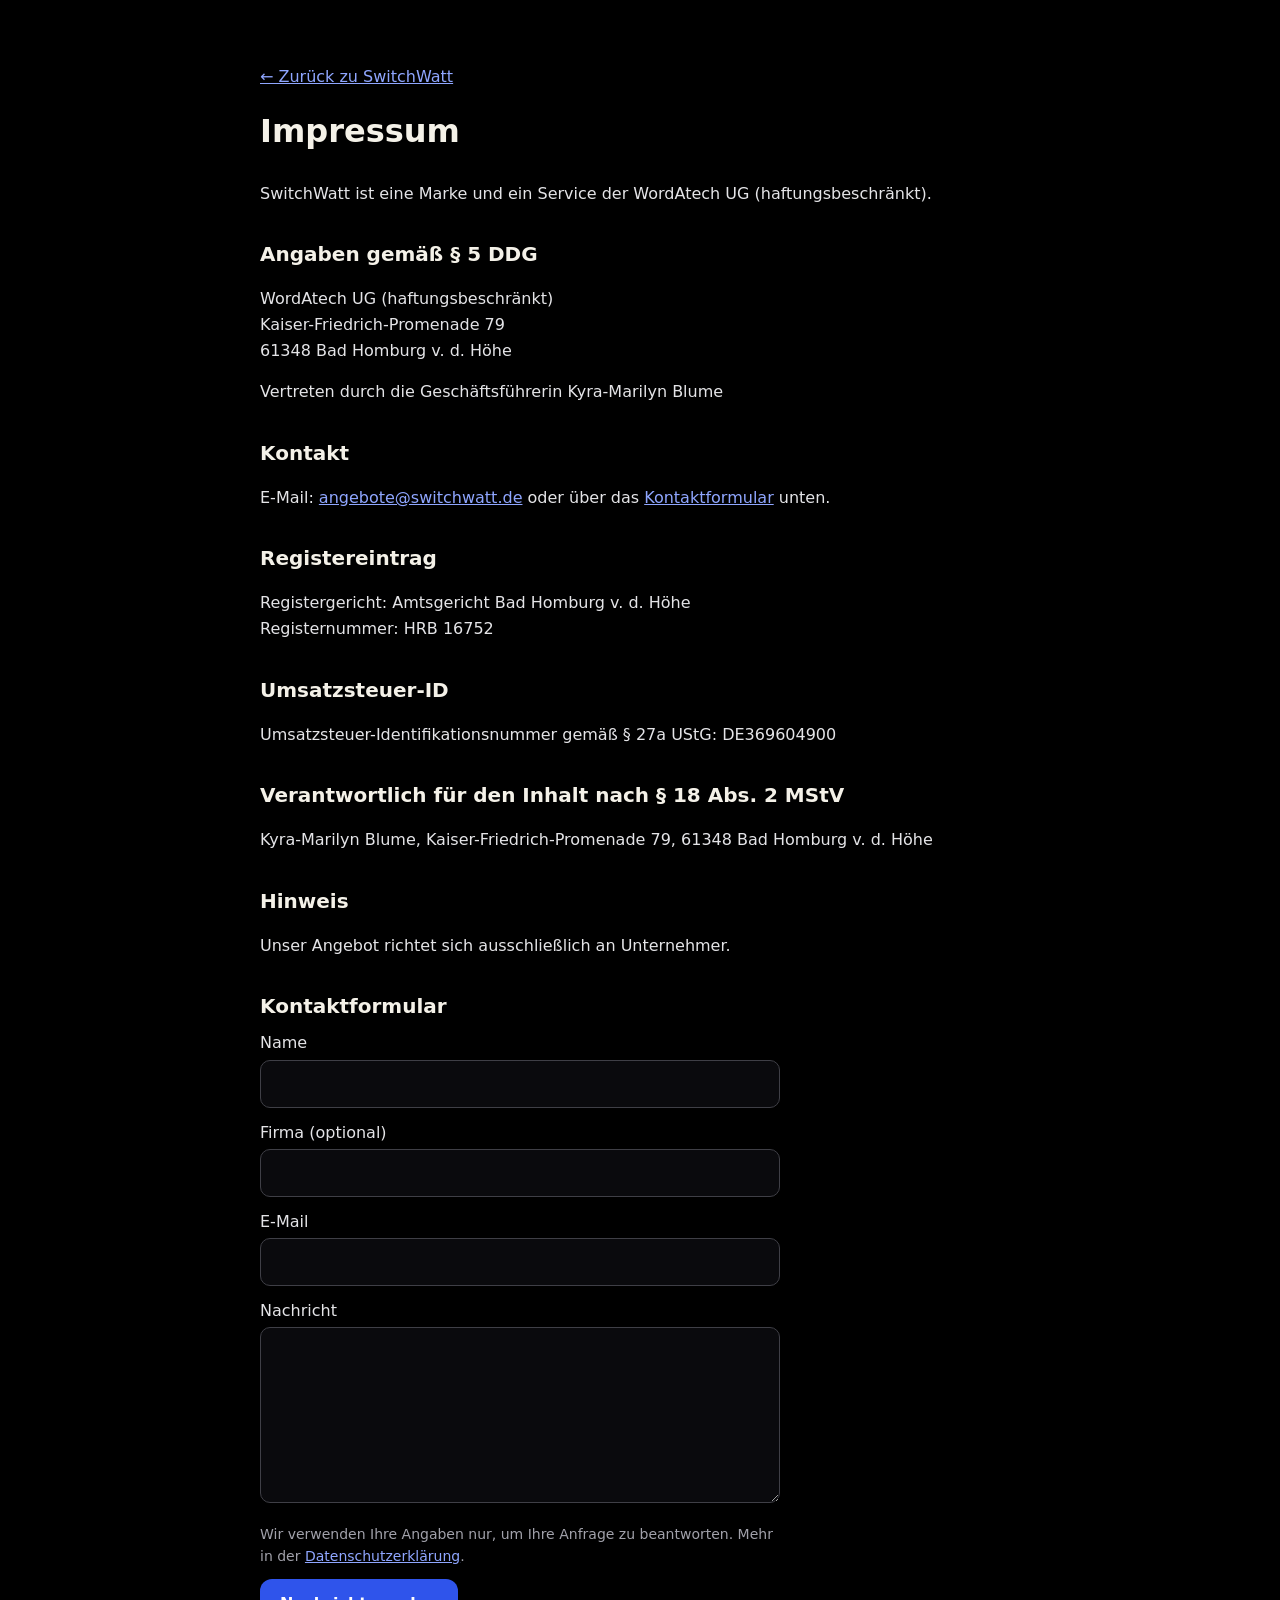
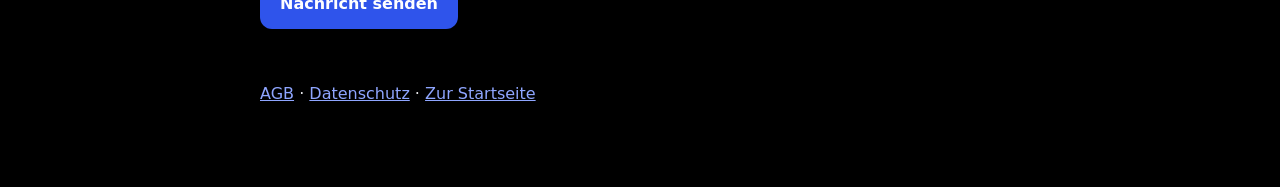
<file: impressum.html>
<!doctype html>
<html lang="de">
<head>
<meta charset="utf-8">
<meta name="viewport" content="width=device-width, initial-scale=1">
<title>Impressum und Kontakt – SwitchWatt</title>
<meta name="robots" content="noindex">
<style>
body{margin:0;background:#000000;color:#E4E4E7;font-family:Inter,"Segoe UI",system-ui,-apple-system,Roboto,Helvetica,Arial,sans-serif;line-height:1.6}
main{max-width:760px;margin:0 auto;padding:48px 24px 64px}
h1{font-size:32px;margin:0 0 24px;color:#F4F1E8}h2{font-size:20px;margin:32px 0 8px;color:#F4F1E8}
a{color:#8FA6FF}a:hover{color:#B7C6FF}
input,textarea{width:100%;box-sizing:border-box;margin-top:4px;padding:10px 12px;border-radius:10px;border:1px solid #3F3F46;background:#0A0A0D;color:#F4F1E8;font:inherit}button{padding:12px 20px;border-radius:12px;border:0;background:#2F54EB;color:#fff;font:inherit;font-weight:600;cursor:pointer;justify-self:start}
</style>
</head>
<body>
<main>
<p><a href="index.html">← Zurück zu SwitchWatt</a></p>
<h1>Impressum</h1>
<p>SwitchWatt ist eine Marke und ein Service der WordAtech UG (haftungsbeschränkt).</p>
<h2>Angaben gemäß § 5 DDG</h2>
<p>WordAtech UG (haftungsbeschränkt)<br>Kaiser-Friedrich-Promenade 79<br>61348 Bad Homburg v. d. Höhe</p>
<p>Vertreten durch die Geschäftsführerin Kyra-Marilyn Blume</p>
<h2>Kontakt</h2>
<p>E-Mail: <a href="mailto:angebote@switchwatt.de">angebote@switchwatt.de</a> oder über das <a href="#kontakt">Kontaktformular</a> unten.</p>
<h2>Registereintrag</h2>
<p>Registergericht: Amtsgericht Bad Homburg v. d. Höhe<br>Registernummer: HRB 16752</p>
<h2>Umsatzsteuer-ID</h2>
<p>Umsatzsteuer-Identifikationsnummer gemäß § 27a UStG: DE369604900</p>
<h2>Verantwortlich für den Inhalt nach § 18 Abs. 2 MStV</h2>
<p>Kyra-Marilyn Blume, Kaiser-Friedrich-Promenade 79, 61348 Bad Homburg v. d. Höhe</p>
<h2>Hinweis</h2>
<p>Unser Angebot richtet sich ausschließlich an Unternehmer.</p>
<h2 id="kontakt">Kontaktformular</h2>
<form id="kf" style="display:grid;gap:12px;max-width:520px">
<label>Name<br><input id="kf_n" required maxlength="120" autocomplete="name"></label>
<label>Firma (optional)<br><input id="kf_f" maxlength="160" autocomplete="organization"></label>
<label>E-Mail<br><input id="kf_e" type="email" required maxlength="200" autocomplete="email"></label>
<label>Nachricht<br><textarea id="kf_m" required maxlength="4000" rows="6"></textarea></label>
<input id="kf_hp" tabindex="-1" autocomplete="off" aria-hidden="true" style="position:absolute;left:-9999px">
<p style="font-size:14px;color:#A1A1AA;margin:0">Wir verwenden Ihre Angaben nur, um Ihre Anfrage zu beantworten. Mehr in der <a href="datenschutz.html">Datenschutzerklärung</a>.</p>
<button type="submit" id="kf_b">Nachricht senden</button>
<p id="kf_s" role="status" style="margin:0"></p>
</form>
<script>(function(){var f=document.getElementById('kf');f.onsubmit=async function(e){e.preventDefault();var s=document.getElementById('kf_s'),b=document.getElementById('kf_b');if(document.getElementById('kf_hp').value){s.textContent='Danke, Ihre Nachricht ist angekommen.';return;}
b.disabled=true;s.textContent='Wird gesendet …';
try{var r=await fetch('https://fyseraoxefnwsayvqzps.supabase.co/rest/v1/kontaktanfragen',{method:'POST',headers:{apikey:'sb_publishable_IRGqBkjaUa3_YnZ2HGDdSg_HU6m5ltO','Content-Type':'application/json',Prefer:'return=minimal'},body:JSON.stringify({name:document.getElementById('kf_n').value.trim(),firma:document.getElementById('kf_f').value.trim()||null,email:document.getElementById('kf_e').value.trim(),nachricht:document.getElementById('kf_m').value.trim()})});
if(!r.ok)throw new Error();f.reset();s.textContent='Danke, Ihre Nachricht ist angekommen. Wir melden uns in der Regel innerhalb eines Werktags.';}
catch(x){s.textContent='Das hat nicht geklappt. Bitte schreiben Sie uns an angebote@switchwatt.de.';}b.disabled=false;};})();</script>
<p style="margin-top:40px"><a href="agb.html">AGB</a> · <a href="datenschutz.html">Datenschutz</a> · <a href="index.html">Zur Startseite</a></p>
</main>
<script>(function(){try{var s=JSON.parse(localStorage.getItem('sw-session')||'null');if(!s||!s.access_token)return;document.querySelectorAll('a').forEach(function(a){if(a.textContent.trim()==='Anmelden'&&/portal\.html/.test(a.getAttribute('href')||'')){a.textContent='Kundenkonto';a.setAttribute('href','portal.html#/konto');}});}catch(e){}})();</script>
</body>
</html>
</file>
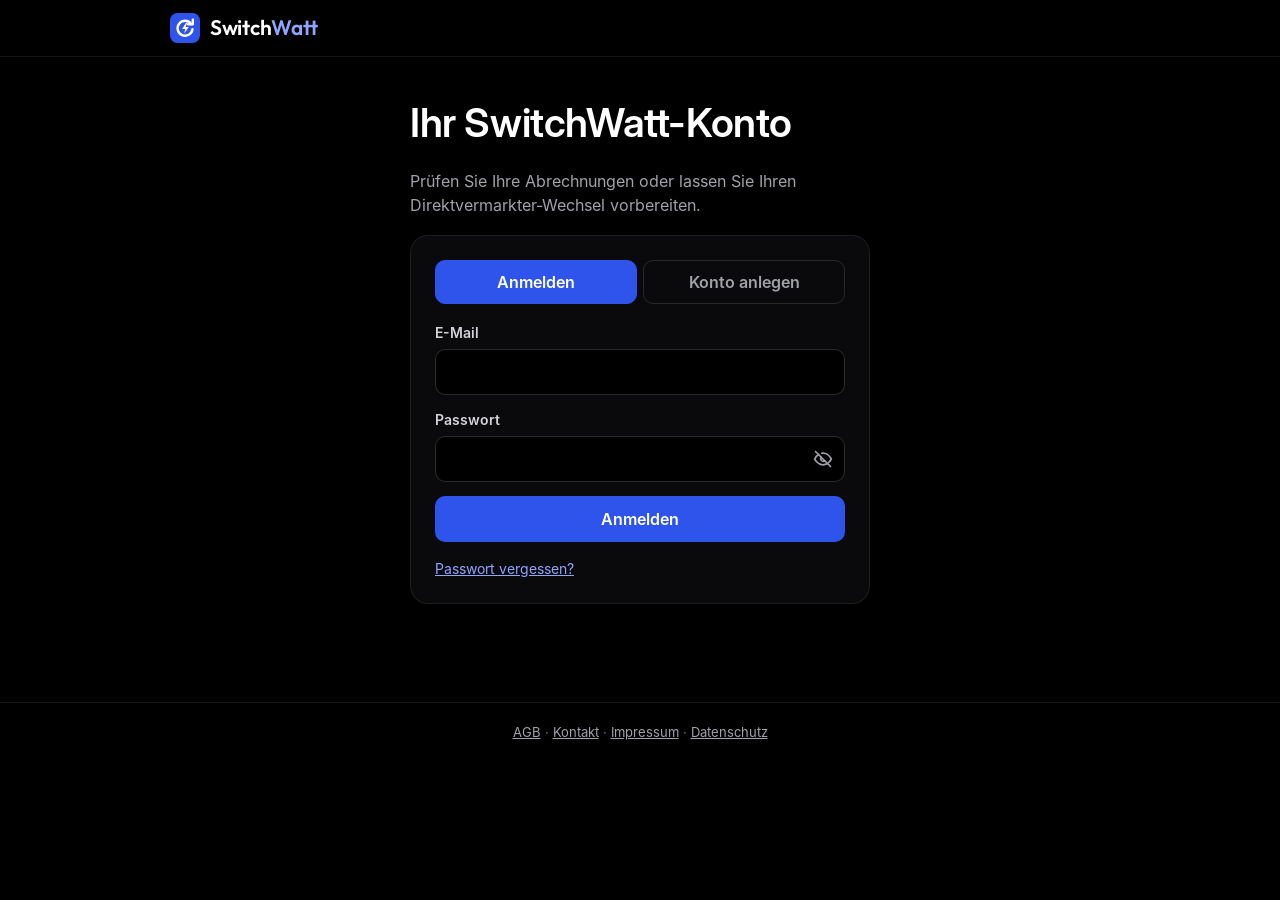
<file: portal.html>
<!doctype html>
<html lang="de">
<head>
<meta charset="utf-8">
<meta name="viewport" content="width=device-width, initial-scale=1">
<meta name="robots" content="noindex">
<meta http-equiv="Content-Security-Policy" content="default-src 'self'; script-src 'self' 'unsafe-inline' https://js.stripe.com; style-src 'self' 'unsafe-inline'; img-src 'self' data: blob: https://*.stripe.com; font-src 'self'; connect-src https://fyseraoxefnwsayvqzps.supabase.co https://api.stripe.com https://*.stripe.com; frame-src blob: https://js.stripe.com https://*.stripe.com; base-uri 'self'; form-action 'self'">
<title>Kundenkonto – SwitchWatt</title>
<link rel="icon" href="data:image/svg+xml,%3Csvg xmlns='http://www.w3.org/2000/svg' viewBox='0 0 48 48'%3E%3Crect width='48' height='48' rx='12' fill='%232F54EB'/%3E%3Cpath d='M34 17.5A12 12 0 1 0 36 26' fill='none' stroke='%23fff' stroke-width='3.8' stroke-linecap='round'/%3E%3Cpath d='M36.5 10.5v7.5H29' fill='none' stroke='%23fff' stroke-width='3.8' stroke-linecap='round' stroke-linejoin='round'/%3E%3Cpath d='M25.5 15.5l-6 10h5l-2 7.5 7.5-10.5h-5l2.5-7z' fill='%23fff'/%3E%3C/svg%3E">
<link rel="stylesheet" href="sw-portal.css?v=30">
</head>
<body>
<div class="sw-top"><div>
<a class="sw-logo" href="index.html"><svg width="30" height="30" viewBox="0 0 48 48" aria-hidden="true"><rect width="48" height="48" rx="12" fill="#2F54EB"/><path d="M34 17.5A12 12 0 1 0 36 26" fill="none" stroke="#fff" stroke-width="3.8" stroke-linecap="round"/><path d="M36.5 10.5v7.5H29" fill="none" stroke="#fff" stroke-width="3.8" stroke-linecap="round" stroke-linejoin="round"/><path d="M25.5 15.5l-6 10h5l-2 7.5 7.5-10.5h-5l2.5-7z" fill="#fff"/></svg><span>Switch<span style="color:#8FA6FF">Watt</span></span></a>
<div class="sw-row" id="topnav"></div>
</div></div>
<main class="sw-wrap" id="app"><p class="sw-muted" style="margin-top:40px">Wird geladen …</p></main>
<footer style="border-top:1px solid rgba(255,255,255,.08);padding:20px;text-align:center;font-size:13px;color:#71717A"><a href="agb.html" style="color:#A1A1AA">AGB</a> · <a href="impressum.html#kontakt" style="color:#A1A1AA">Kontakt</a> · <a href="impressum.html" style="color:#A1A1AA">Impressum</a> · <a href="datenschutz.html" style="color:#A1A1AA">Datenschutz</a></footer>
<div id="modal"></div>
<script src="sw-api.js?v=33"></script>
<script>
(function(){
var app=document.getElementById('app'),nav=document.getElementById('topnav'),modal=document.getElementById('modal');
var E=SW.esc, me=null, profile=null, modus='wechsel';
var WUNSCH=(function(b){return ['check','wechsel','beide'].indexOf(b)>=0?b:null;})(new URLSearchParams(location.search).get('bereich'));
var PW_REGEL='mindestens 10 Zeichen mit Groß- und Kleinbuchstaben, Ziffer und Sonderzeichen';
function pwOk(p){return p.length>=10&&/[a-z]/.test(p)&&/[A-Z]/.test(p)&&/[0-9]/.test(p)&&/[^A-Za-z0-9]/.test(p);}
var STRIPE_PK='pk_test_51UeyalENDQKfxlzFn1J1SelV2LBDxXE7AoPLeL7XQ568a06OHT5TFKBJvUVG3a53jNX3lwBwQEsIdx87p1pq91va00BULZAc72',_stripe=null,_einbett=null;
var STRIPE_HINWEIS='<p class="sw-muted" style="font-size:13px;margin:10px 0 0">🔒 Die Zahlung wird sicher über unseren Zahlungsdienstleister Stripe abgewickelt. Ihre Kartendaten speichern wir nicht.</p>';
function stripeLaden(){if(_stripe)return Promise.resolve(_stripe);return new Promise(function(ok,nok){var sc=document.createElement('script');sc.src='https://js.stripe.com/v3/';sc.onload=function(){_stripe=window.Stripe(STRIPE_PK,{locale:'de'});ok(_stripe);};sc.onerror=function(){nok(new Error('Die Bezahlmaske konnte nicht geladen werden.'));};document.head.appendChild(sc);});}
async function einbetten(ziel,secret){if(_einbett){try{_einbett.destroy();}catch(x){}_einbett=null;}var st=await stripeLaden();_einbett=await st.initEmbeddedCheckout({fetchClientSecret:function(){return Promise.resolve(secret);}});_einbett.mount(ziel);}
function gruss(){var p=profile||{},n=String(p.name||'').trim();if(p.anrede&&n)return 'Guten Tag, '+p.anrede+' '+n.split(/\s+/).pop();return n?'Guten Tag, '+n:'Guten Tag';}
function nurCheck(){return profile&&profile.bereich==='check'&&profile.rolle!=='admin';}
function nurWechsel(){return profile&&profile.bereich==='wechsel'&&profile.rolle!=='admin';}
function msg(type,text){return '<div class="sw-msg '+type+'" role="'+(type==='err'?'alert':'status')+'">'+E(text)+'</div>';}
function $(s){return app.querySelector(s);}
function busy(btn,on,label){if(!btn)return;btn.disabled=on;if(on){btn.dataset.l=btn.textContent;btn.textContent=label||'Bitte warten …';}else if(btn.dataset.l){btn.textContent=btn.dataset.l;}}
function go(h){if(location.hash===h)route();else location.hash=h;}

/* ---------- Anmeldung ---------- */
function renderAuth(mode,note){
  nav.innerHTML='';
  mode=mode||'login';
  app.innerHTML='<div style="max-width:460px;margin:0 auto"><h1>Ihr SwitchWatt-Konto</h1>'+
  '<p class="sw-muted">'+(WUNSCH==='check'?'Hier laden Sie jeden Monat Ihre Abrechnungen hoch und sehen sofort, ob alles stimmt.':(WUNSCH==='wechsel'?'Hier laden Sie Ihre Verträge hoch, sehen die Angebote und geben den Wechsel frei.':'Prüfen Sie Ihre Abrechnungen oder lassen Sie Ihren Direktvermarkter-Wechsel vorbereiten.'))+'</p>'+
  (note||'')+(mode==='login'&&SW.abgemeldet()?'<div class="sw-msg info" style="font-size:14px">Sie wurden nach 30 Minuten ohne Aktivität automatisch abgemeldet. Bitte melden Sie sich erneut an.</div>':'')+
  (mode==='signup'&&!note?'<div id="pilot_c" class="sw-msg info" style="font-size:14px'+(WUNSCH==='check'?'':';display:none')+'"><strong>Exklusive Pilotphase.</strong> Den Abrechnungs-Check buchen Sie pro Anlage, monatlich oder jährlich. Bei Fragen meldet sich ein Mensch persönlich.</div>':'')+
  (mode==='signup'&&!note?'<div id="pilot_b" class="sw-msg info" style="font-size:14px'+(WUNSCH==='beide'?'':';display:none')+'"><strong>Exklusive Pilotphase.</strong> Den Abrechnungs-Check buchen Sie pro Anlage, monatlich oder jährlich. Für den Wechsel nehmen wir nur eine begrenzte Zahl an Anlagen auf, mit Vorrang nach Kündigungstermin. Die Vollmacht erlaubt uns nur, Angebote einzuholen. Gekündigt und gewechselt wird erst, wenn Sie ein Angebot freigeben. Wir melden uns nach Ihrer Anmeldung persönlich.</div>':'')+
  (mode==='signup'&&!note?'<div id="pilot_w" class="sw-msg info" style="font-size:14px'+(WUNSCH==='wechsel'?'':';display:none')+'"><strong>Exklusive Pilotphase.</strong> Wir nehmen nur eine begrenzte Zahl an Anlagen auf, mit Vorrang nach Kündigungstermin, und melden uns nach Ihrer Anmeldung persönlich. Die Vollmacht erlaubt uns nur, Angebote einzuholen. Gekündigt und gewechselt wird erst, wenn Sie ein Angebot freigeben.</div>':'')+
  '<div class="sw-card"><div class="sw-tabs" role="tablist"><button role="tab" data-m="login" aria-selected="'+(mode==='login')+'">Anmelden</button><button role="tab" data-m="signup" aria-selected="'+(mode==='signup')+'">Konto anlegen</button></div>'+
  '<form id="f" novalidate>'+
  (mode==='signup'&&WUNSCH?'<input type="radio" name="ber" value="'+WUNSCH+'" checked hidden>':'')+(mode==='signup'&&!WUNSCH?'<fieldset class="sw-wahl" style="border:0;padding:0;margin:0 0 16px"><legend style="font-weight:600;margin-bottom:8px">Wofür möchten Sie SwitchWatt nutzen?</legend>'+[['check','Abrechnungs-Check','Monatliche Abrechnungen hochladen und prüfen lassen'],['wechsel','Direktvermarkter-Wechsel','Angebote einholen und den Wechsel vorbereiten lassen'],['beide','Beides','Abrechnungen prüfen und Wechsel vorbereiten']].map(function(o){return '<label class="sw-opt" style="margin-bottom:8px"><input type="radio" name="ber" value="'+o[0]+'"'+(WUNSCH===o[0]?' checked':'')+'><span><strong>'+o[1]+'</strong><br><span class="sw-muted" style="font-size:14px">'+o[2]+'</span></span></label>';}).join('')+'</fieldset>':'')+(mode==='signup'?'<div style="margin-bottom:14px"><label for="anrede">Anrede</label><select id="anrede"><option value="">keine Angabe</option><option>Frau</option><option>Herr</option></select></div><div style="margin-bottom:14px"><label for="name">Ihr Vor- und Nachname</label><input id="name" required autocomplete="name"></div><div style="margin-bottom:14px"><label for="firma">Firma (optional)</label><input id="firma" autocomplete="organization"></div><div style="margin-bottom:14px"><label for="tel">Telefon (optional)</label><input id="tel" type="tel" autocomplete="tel"></div>':'')+
  '<div style="margin-bottom:14px"><label for="mail">E-Mail</label><input id="mail" type="email" required autocomplete="email"></div>'+
  '<div style="margin-bottom:14px"><label for="pw">Passwort'+(mode==='signup'?' ('+PW_REGEL+')':'')+'</label><input id="pw" type="password" required autocomplete="'+(mode==='signup'?'new-password':'current-password')+'"></div>'+
  (mode==='signup'?'<div style="margin-bottom:14px"><label for="pw2">Passwort wiederholen</label><input id="pw2" type="password" required autocomplete="new-password"></div>':'')+
  (mode==='signup'?'<label class="sw-check" style="margin-bottom:16px"><input type="checkbox" id="ds" required><span>Ich habe die <a href="datenschutz.html" target="_blank">Datenschutzerklärung</a> gelesen.</span></label>':'')+
  '<div id="err"></div><button class="sw-btn" style="width:100%" type="submit">'+(mode==='signup'?'Konto anlegen':'Anmelden')+'</button></form>'+
  (mode==='login'?'<p style="margin:16px 0 0;font-size:14px"><a href="#" id="forgot">Passwort vergessen?</a></p>':'')+
  '</div></div>';
  app.querySelectorAll('[data-m]').forEach(function(b){b.onclick=function(){renderAuth(b.dataset.m);};});
  app.querySelectorAll('input[name=ber]').forEach(function(i){i.onchange=function(){['c','w','b'].forEach(function(k){var el=$('#pilot_'+k);if(el)el.style.display=(i.value.charAt(0)===({c:'c',w:'w',b:'b'})[k])?'':'none';});};});
  var fg=$('#forgot'); if(fg)fg.onclick=function(e){e.preventDefault();renderForgot();};
  $('#f').onsubmit=async function(e){e.preventDefault();var btn=this.querySelector('button[type=submit]'),err=$('#err');err.innerHTML='';
    var mail=$('#mail').value.trim(),pw=$('#pw').value;
    if(!mail||!pw){err.innerHTML=msg('err','Bitte E-Mail und Passwort eingeben.');return;}
    if(mode==='signup'&&!pwOk(pw)){err.innerHTML=msg('err','Das Passwort braucht '+PW_REGEL+'.');return;}
    if(mode==='signup'&&pw!==$('#pw2').value){err.innerHTML=msg('err','Die beiden Passwörter stimmen nicht überein.');return;}
    busy(btn,true);
    try{
      if(mode==='signup'){
        var berW=app.querySelector('input[name=ber]:checked');if(!berW){throw new Error('Bitte wählen Sie aus, wofür Sie SwitchWatt nutzen möchten.');}
        if(!$('#name').value.trim()){throw new Error('Bitte geben Sie Ihren Namen ein.');}
        if(!$('#ds').checked){throw new Error('Bitte bestätigen Sie die Datenschutzerklärung.');}
        var d=await SW.signUp(mail,pw,{anrede:$('#anrede').value||null,name:$('#name').value.trim(),firma:$('#firma').value.trim(),telefon:$('#tel').value.trim(),bereich:berW.value});
        if(!d||!d.access_token){renderAuth('login','<div class="sw-msg info" role="status"><strong>Fast geschafft.</strong> Wir haben Ihnen eine E-Mail an <strong>'+E(mail)+'</strong> geschickt. Bitte klicken Sie auf den Link darin, um Ihre Adresse zu bestätigen. Danach ist Ihr Konto aktiv. Keine E-Mail da? Schauen Sie bitte auch im Spam-Ordner nach.</div>');return;}
      } else { await SW.signIn(mail,pw); }
      await start();
    }catch(x){err.innerHTML=msg('err',x.message);busy(btn,false);}
  };
}
function renderForgot(){
  app.innerHTML='<div style="max-width:460px;margin:0 auto"><h1>Passwort zurücksetzen</h1><div class="sw-card"><form id="f"><label for="mail">E-Mail</label><input id="mail" type="email" required autocomplete="email"><div id="err"></div><div class="sw-row" style="margin-top:16px"><button class="sw-btn" type="submit">Link senden</button><button class="sw-btn ghost" type="button" id="back">Zurück</button></div></form></div></div>';
  $('#back').onclick=function(){renderAuth();};
  $('#f').onsubmit=async function(e){e.preventDefault();var btn=this.querySelector('[type=submit]');busy(btn,true);
    try{await SW.recover($('#mail').value.trim(),location.origin+location.pathname);$('#err').innerHTML=msg('ok','Wenn es ein Konto mit dieser E-Mail gibt, ist ein Link unterwegs.');}
    catch(x){$('#err').innerHTML=msg('err',x.message);} busy(btn,false);};
}
function renderNewPassword(){
  app.innerHTML='<div style="max-width:460px;margin:0 auto"><h1>Neues Passwort</h1><div class="sw-card"><form id="f"><label for="pw">Neues Passwort ('+PW_REGEL+')</label><input id="pw" type="password" required autocomplete="new-password"><label for="pw2" style="margin-top:12px">Neues Passwort wiederholen</label><input id="pw2" type="password" required autocomplete="new-password"><div id="err"></div><button class="sw-btn" style="margin-top:16px" type="submit">Speichern</button></form></div></div>';
  $('#f').onsubmit=async function(e){e.preventDefault();var pw=$('#pw').value;if(!pwOk(pw)){$('#err').innerHTML=msg('err','Das Passwort braucht '+PW_REGEL+'.');return;}
    if(pw!==$('#pw2').value){$('#err').innerHTML=msg('err','Die beiden Passwörter stimmen nicht überein.');return;}
    try{await SW.setPassword(pw);await start();}catch(x){$('#err').innerHTML=msg('err',x.message);}};
}

/* ---------- Daten ---------- */
async function loadAll(){
  var r=await Promise.all([
    SW.rest('vollmachten?select=*&widerrufen_at=is.null&order=erteilt_at.desc'),
    SW.rest('anlagen?select=*,angebote(id),freigaben(id),pruefungen(monat,status),dokumente(art)&order=created_at.asc')
  ]);
  var vms=r[0]||[];
  return {vm:vms[0]||null,vms:vms,anlagen:r[1]};
}
function vmDeckt(vms,aid){return (vms||[]).some(function(v){return SW.VOLLMACHT_GUELTIG.indexOf(v.version)>=0&&(!v.anlagen||v.anlagen.indexOf(aid)>=0);});}
function steps(vm,anlagen){
  var s=['Konto','Anlage und Vertrag','Vollmacht','Angebote','Freigabe','Kündigung und Wechsel'];
  var best=1; if(anlagen.length)best=2;
  if(vm&&anlagen.length)best=3;
  anlagen.forEach(function(a){var lv={neu:3,in_pruefung:3,angebote:4,freigegeben:5,kuendigung:5,gewechselt:6}[a.status]||3;if(vm&&lv>best)best=lv;});
  return '<ol class="sw-steps">'+s.map(function(t,i){return '<li class="'+(i<best?'done':i===best?'now':'')+'">'+t+'</li>';}).join('')+'</ol>';
}

/* ---------- Übersicht ---------- */
async function renderHome(){
  var d=await loadAll(),vm=d.vm,an=d.anlagen;
  var h='<h1>'+E(gruss())+'</h1><p class="sw-muted">So weit sind Sie:</p>'+steps(an.some(function(x){return vmDeckt(d.vms,x.id);})?vm:null,an);
  h+='<section class="sw-card'+(an.length?'':' hl')+'"><div class="sw-row" style="justify-content:space-between"><h2 style="margin:0">'+(an.length?'Ihre Anlagen':'1. Anlage hinzufügen')+'</h2><a class="sw-btn" href="#/neu">+ Anlage hinzufügen</a></div>';
  if(!an.length)h+='<p class="sw-muted" style="margin-bottom:0">Laden Sie Ihren aktuellen Vertrag oder die letzte Gutschrift hoch, ein Handyfoto reicht. Wir lesen die Daten für Sie aus.</p>';
  an.forEach(function(a){var dd=SW.daysUntil(a.kuendigung_bis);
    h+='<div class="sw-list-item"><div><strong>'+E(a.name)+'</strong> '+SW.badge(a.status)+(!a.daten_bestaetigt_at&&['neu','in_pruefung'].indexOf(a.status)>=0?' <span class="sw-badge" style="--c:#F5B70A">Daten prüfen</span>':'')+'<div class="sw-muted" style="font-size:14px">'+(a.kwp?SW.num(a.kwp,1)+' kWp · ':'')+E(a.direktvermarkter||'Direktvermarkter noch offen')+
    (a.kuendigung_bis?' · Kündigen bis '+SW.date(a.kuendigung_bis)+(dd!=null&&dd<=30&&dd>=0&&['neu','in_pruefung','angebote','freigegeben'].indexOf(a.status)>=0?' <span class="sw-red">(noch '+dd+' Tage)</span>':''):'')+
(SW.arr(a.angebote).length&&!SW.arr(a.freigaben).length?' · <span style="color:#86EFAC">'+SW.arr(a.angebote).length+' Angebot(e)</span>':'')+'</div></div><a class="sw-btn ghost small" href="#/anlage/'+a.id+'">Öffnen</a></div>';});
  h+='</section>';
  var vms=d.vms||[],offenA=an.filter(function(x){return !vmDeckt(vms,x.id);}),gedeckt=an.filter(function(x){return vmDeckt(vms,x.id);});
  var vmAlt=vms.some(function(v){return SW.VOLLMACHT_GUELTIG.indexOf(v.version)<0;});
  if(offenA.length){
    h+='<section class="sw-card hl"><h2>'+(gedeckt.length?'Vollmacht für weitere Anlagen':'2. Vollmacht erteilen')+'</h2>'+(vmAlt&&!gedeckt.length?'<p>Wir haben die Vollmacht überarbeitet: Kündigung und neuen Vertrag unterschreiben Sie immer selbst, wir bereiten nur vor und übermitteln. Bitte erteilen Sie die neue Fassung.</p>':'')+
    '<ul class="sw-vmkurz"><li><strong>Sie erlauben uns:</strong> Angebote bei Direktvermarktern einzuholen und dafür Ihre Anlagendaten weiterzugeben, und die Einspeisedaten beim Netzbetreiber anzufordern.</li><li><strong>Erst wenn Sie ein Angebot freigeben,</strong> bereiten wir Kündigung und neuen Vertrag vor. Unterschreiben tun Sie selbst, wir übermitteln die Unterlagen.</li><li><strong>Widerruf</strong> jederzeit hier im Kundenkonto oder per E-Mail an angebote@switchwatt.de.</li></ul>'+
    '<details class="sw-vmdet"><summary>Vollständigen Text der Vollmacht lesen</summary><div class="sw-vm">'+SW.VOLLMACHT_HTML+'</div></details>'+
    '<form id="vmf" style="margin-top:16px"><label>Für welche Anlagen?</label>'+
    (offenA.length>1?'<label class="sw-check" style="margin:6px 0 4px"><input type="checkbox" id="vmall"><span><strong>Alle auswählen</strong></span></label>':'')+
    offenA.map(function(x){var hatV=SW.arr(x.dokumente).some(function(d){return d.art==='vertrag';});if(!hatV)return '<div class="sw-check" style="margin:4px 0;opacity:.85"><input type="checkbox" disabled><span>'+E(x.name)+' <span style="color:#FCD34D;font-size:14px">· Vertrag fehlt, für den Wechsel nötig: <a href="#/anlage/'+x.id+'">jetzt hochladen</a></span></span></div>';return '<label class="sw-check" style="margin:4px 0"><input type="checkbox" class="vma" value="'+x.id+'"'+(offenA.length===1?' checked':'')+'><span>'+E(x.name)+(x.kwp?' <span class="sw-muted">('+SW.num(x.kwp,1)+' kWp)</span>':'')+'</span></label>';}).join('')+
    '<div class="sw-grid" style="margin-top:12px"><div><label for="vmn">Ihr Name</label><input id="vmn" required value="'+E(profile&&profile.name||'')+'"></div><div><label for="vmfi">Für die Firma (Betreiber)</label><input id="vmfi" value="'+E(profile&&profile.firma||'')+'"></div></div>'+
    '<div id="vmreg" aria-live="polite"></div>'+'<label class="sw-check" style="margin:16px 0 10px"><input type="checkbox" id="vmc"><span>Ich erteile die Vollmacht wie oben beschrieben für die ausgewählten Anlagen und bin allein vertretungsberechtigt oder handle mit Zustimmung aller Vertretungsberechtigten (bei einer GbR oder eGbR in der Regel alle Gesellschafter).</span></label>'+'<label class="sw-check" style="margin:0 0 16px"><input type="checkbox" id="vmagb"><span>Ich habe die <a href="agb.html" target="_blank">AGB</a> (Stand '+SW.AGB_VERSION+') gelesen und akzeptiere sie.</span></label>'+'<p class="sw-muted" style="font-size:14px;margin:0 0 14px">Mit der Vollmacht beauftragen Sie uns, Angebote einzuholen. Finden wir kein besseres Angebot, kostet das nichts.</p><div id="vmerr"></div><button class="sw-btn" type="submit">Vollmacht und Auftrag erteilen</button></form></section>';
  }
  if(gedeckt.length){
    h+='<p class="sw-msg ok">Vollmacht erteilt für '+gedeckt.map(function(x){return E(x.name);}).join(', ')+'. <a href="#" id="vmshow">Text ansehen</a> · <a href="#" id="vmwid">Widerrufen</a></p>';
  }
  h+='<p class="sw-muted" style="font-size:14px">Fragen? Schreiben Sie uns: <a href="mailto:angebote@switchwatt.de">angebote@switchwatt.de</a> oder über das <a href="impressum.html#kontakt" target="_blank">Kontaktformular</a></p>';
  app.innerHTML=h;
  var vs=$('#vmshow'); if(vs)vs.onclick=function(e){e.preventDefault();var akt=vms.filter(function(v){return SW.VOLLMACHT_GUELTIG.indexOf(v.version)>=0;});
    showModal('<h2>Ihre Vollmacht</h2><div class="sw-vm">'+SW.VOLLMACHT_HTML+'</div><p style="font-size:14px">'+akt.map(function(v){var na=v.anlagen?an.filter(function(x){return v.anlagen.indexOf(x.id)>=0;}).map(function(x){return x.name;}):an.map(function(x){return x.name;});return 'Erteilt am '+SW.dateTime(v.erteilt_at)+' von '+E(v.name_unterzeichner)+(v.firma?' für '+E(v.firma):'')+' für: <strong>'+E(na.join(', '))+'</strong>';}).join('<br>')+'</p><p class="sw-muted" style="font-size:14px">'+E(SW.vmFassung(SW.VOLLMACHT_VERSION))+'. Widerruf jederzeit hier im Kundenkonto oder per E-Mail an angebote@switchwatt.de.</p><button class="sw-btn" data-close>Schließen</button>');};
  var vw=$('#vmwid'); if(vw)vw.onclick=async function(e){e.preventDefault();if(!confirm('Vollmacht wirklich widerrufen? Wir holen dann keine Angebote mehr für diese Anlagen ein.'))return;try{for(var i=0;i<vms.length;i++)await SW.rest('rpc/vollmacht_widerrufen',{method:'POST',body:{vid:vms[i].id}});for(var j=0;j<gedeckt.length;j++)await SW.rest('verlauf',{method:'POST',body:{anlage_id:gedeckt[j].id,text:'Vollmacht widerrufen'}}).catch(function(){});renderHome();}catch(x){alertBox(x.message);}};
  var regT=null,regLetzt='';async function regPruef(){var fi=$('#vmfi'),na=$('#vmn'),box=$('#vmreg');if(!fi||!na||!box)return;var f=fi.value.trim(),n=na.value.trim(),k=f+'|'+n;if(k===regLetzt)return;regLetzt=k;box.innerHTML='';if(f.length<3||n.length<3||!/(gmbh|\bkg\b|gbr|\bug\b|\bag\b|\beg\b|ohg|partg|mbh)/i.test(f))return;
    try{var r=await SW.fn('register',{firma:f,name:n});if(k!==regLetzt||!r||!r.verfuegbar)return;
      var lst=(r.vertreter||[]).map(function(v){return E(v.name)+(v.art?' ('+E(v.art)+')':'')+(v.ueber?' <span class="sw-muted">über '+E(v.ueber)+'</span>':'');}).join(', ');
      var reg=E(r.register_name)+' <span class="sw-muted">('+E(r.register)+')</span>';
      var t={allein:['ok','Abgleich mit dem Register: Sie sind für '+reg+' allein vertretungsberechtigt.'],
        gemeinsam:['info','⚠️ Laut Register vertreten Sie '+reg+' nur gemeinsam mit anderen. Bitte holen Sie vorher die Zustimmung der übrigen Vertretungsberechtigten ein. Eingetragen: '+lst+'.'],
        ausgeschlossen:['info','⚠️ Laut Register sind Sie bei '+reg+' von der Vertretung ausgeschlossen. Vertretungsberechtigt: '+lst+'. Bitte lassen Sie die Vollmacht von einer dieser Personen erteilen oder holen Sie deren Zustimmung ein.'],
        nicht_eingetragen:['info','⚠️ Ihr Name steht bei '+reg+' nicht als Vertreter im Register. Eingetragen: '+lst+'. Wenn Sie anders berechtigt sind, zum Beispiel mit einer Vollmacht, können Sie trotzdem fortfahren.']}[r.status];
      if(t)box.innerHTML='<p class="sw-msg '+t[0]+'" style="font-size:14px;margin:12px 0 0">'+t[1]+'</p>';}catch(x){}}
  ['#vmfi','#vmn'].forEach(function(sel){var el=$(sel);if(el)el.addEventListener('change',regPruef);});
  regPruef();
  var all=$('#vmall'); if(all)all.onchange=function(){app.querySelectorAll('.vma').forEach(function(c){c.checked=all.checked;});};
  app.querySelectorAll('.vma').forEach(function(c){c.onchange=function(){if(all){var cs=app.querySelectorAll('.vma');all.checked=Array.prototype.every.call(cs,function(x){return x.checked;});}};});
  var f=$('#vmf'); if(f)f.onsubmit=async function(e){e.preventDefault();var btn=f.querySelector('[type=submit]'),n=$('#vmn').value.trim(),ids=Array.prototype.filter.call(app.querySelectorAll('.vma'),function(c){return c.checked;}).map(function(c){return c.value;});
    if(!ids.length){$('#vmerr').innerHTML=msg('err','Bitte mindestens eine Anlage auswählen.');return;}
    if(!n||!$('#vmc').checked||!$('#vmagb').checked){$('#vmerr').innerHTML=msg('err','Bitte Namen eingeben und beide Kästchen ankreuzen.');return;}
    busy(btn,true);
    try{await SW.rest('vollmachten',{method:'POST',body:{version:SW.VOLLMACHT_VERSION,name_unterzeichner:n,firma:$('#vmfi').value.trim()||null,anlagen:ids,agb_version:SW.AGB_VERSION}});
      for(var i=0;i<ids.length;i++)await SW.rest('verlauf',{method:'POST',body:{anlage_id:ids[i],text:'Vollmacht erteilt ('+SW.vmFassung(SW.VOLLMACHT_VERSION)+'), AGB (Stand '+SW.AGB_VERSION+') akzeptiert'}}).catch(function(){});
      renderHome();}
    catch(x){$('#vmerr').innerHTML=msg('err',x.message);busy(btn,false);}};
}

/* ---------- Anlage anlegen / bearbeiten ---------- */
var FIELDS=[
 ['name','Name der Anlage','text','z. B. Kahl am Main',true],
 ['betreiber','Betreiber (Firma wie im Vertrag)','text','z. B. Solar K & H eGbR'],
 ['betreiber_anschrift','Anschrift des Betreibers','text','Straße, PLZ Ort'],
 ['standort','Standort der Anlage','text','Straße, PLZ Ort'],
 ['kwp','Leistung in kWp','number',''],
 ['einspeiseart','Wie speist die Anlage ein?','select',[['','Weiß ich nicht (wir nehmen das Register)'],['voll','Volleinspeisung'],['ueberschuss','Überschuss, Rest wird selbst verbraucht'],['speicher','Überschuss, mit Batteriespeicher'],['dritte','Lieferung an Dritte (z. B. Mieter, Nachbarbetrieb)'],['dritte_speicher','Lieferung an Dritte, mit Batteriespeicher']],false,'Wichtig für den Abrechnungs-Check: Bei Teileinspeisung schwankt die Einspeisung auch mit dem Verbrauch.'],
 ['datenlogger','Welcher Datenlogger steuert die Anlage?','select',[['','Weiß ich nicht'],['bluelog','meteocontrol blue\'Log'],['sma','SMA Data Manager / Cluster Controller'],['solarlog','Solar-Log'],['dv_box','Steuerbox des aktuellen Direktvermarkters'],['sonstiges','Anderer Datenlogger']],false,'Wichtig für den Wechsel: Manche Direktvermarkter können einen vorhandenen Datenlogger einbinden. Dann brauchen Sie keine neue Steuerbox.'],
 ['mastr','MaStR-Nummer der Einheit','text','SEE…',false,'Beginnt mit SEE. Wenn Sie sie nicht kennen: unten auf „Im Register nachsehen“ klicken.'],
 ['malo','Marktlokations-ID','text','11-stellig',false,'11 Ziffern, steht auf Ihrer Gutschrift oder der Abrechnung des Netzbetreibers.'],
 ['netzbetreiber','Netzbetreiber','text',''],
 ['direktvermarkter','Aktueller Direktvermarkter','text',''],
 ['dv_anschrift','Anschrift des Direktvermarkters','text','für das Kündigungsschreiben'],
 ['dv_vertragsnr','Vertrags- oder Kundennummer','text',''],
 ['entgelt','Aktuelles Entgelt laut Vertrag','text','z. B. 49 € pro Monat + 0,29 ct/kWh'],
 ['abschaltung','Marktdienliche Abschaltung','text','z. B. ja, mit Ausgleich der Marktprämie',false,'Regelt Ihr Direktvermarkter die Anlage bei negativen Strompreisen ab, und was bekommen Sie dafür? Steht meist im Vertrag.'],
 ['vertragsbeginn','Beginn der Belieferung durch den Direktvermarkter','date','',false,'Steht oft nicht im Vertrag, sondern auf der ersten Abrechnung oder in der Begrüßungsmail. Wichtig, wenn die Laufzeit „ab Beginn der Direktvermarktung“ zählt.'],
 ['vertragsende','Vertrag läuft bis','date',''],
 ['kuendigungsfrist','Kündigungsfrist','text','z. B. 3 Monate zum Laufzeitende',false,'Steht im Vertrag. Wenn Sie unsicher sind, lassen Sie das Feld leer, wir prüfen es.'],
 ['kuendigung_bis','Spätester Kündigungstermin','date','',false,'Bis zu diesem Tag muss die Kündigung beim Direktvermarkter sein. Leer lassen, wenn unbekannt.'],
 ['verlaengerung','Verlängerung ohne Kündigung','text','z. B. um 12 Monate',false,'Was passiert, wenn niemand kündigt.'],
 ['notiz','Hinweise für uns','textarea','']
];
var REGMAP={kwp:'kwp',mastr:'mastr',standort:'standort',betreiber:'betreiber',netzbetreiber:'netzbetreiber'};
function formFields(a,badges){a=a||{};badges=badges||{};return '<div class="sw-grid">'+FIELDS.map(function(f){var v=a[f[0]]==null?'':a[f[0]];
  var inp=f[2]==='select'?'<select id="f_'+f[0]+'">'+f[3].map(function(o){return '<option value="'+E(o[0])+'"'+(String(v)===o[0]?' selected':'')+'>'+E(o[1])+'</option>';}).join('')+'</select>':f[2]==='textarea'?'<textarea id="f_'+f[0]+'" placeholder="'+E(f[3])+'">'+E(v)+'</textarea>':'<input id="f_'+f[0]+'" type="'+f[2]+'"'+(f[2]==='number'?' step="0.01" min="0"':'')+' placeholder="'+E(f[3])+'" value="'+E(v)+'"'+(f[4]?' required':'')+'>';
  var b=badges[f[0]]||'';
  return '<div'+(f[2]==='textarea'?' style="grid-column:1/-1"':'')+' class="sw-field'+(b.indexOf('sw-warn')>=0?' warn':'')+'"><label for="f_'+f[0]+'">'+E(f[1])+(f[4]?' *':'')+'</label>'+inp+b+(f[5]?'<div class="sw-hint">'+E(f[5])+'</div>':'')+'</div>';}).join('')+'</div>';}
function readFields(){var o={};FIELDS.forEach(function(f){var v=$('#f_'+f[0]).value.trim();if(['betreiber','direktvermarkter','netzbetreiber','betreiber_anschrift','dv_anschrift','standort'].indexOf(f[0])>=0)v=SW.schoen(v);o[f[0]]=v===''?null:(f[2]==='number'?Number(v.replace(',','.')):v);});return o;}
async function uploadFiles(anlage,input,art){
  var files=input?Array.prototype.slice.call(input.files):[],ids=[];
  for(var i=0;i<files.length;i++){var f=files[i];if(f.size>20971520)throw new Error(f.name+' ist größer als 20 MB.');
    var path=anlage.owner+'/'+anlage.id+'/'+Date.now()+'_'+SW.safeName(f.name);
    await SW.upload(path,f);
    var d=await SW.rest('dokumente',{method:'POST',body:{anlage_id:anlage.id,owner:anlage.owner,art:art,pfad:path,dateiname:f.name},prefer:'return=representation'});
    ids.push(d[0].id);
    await SW.rest('verlauf',{method:'POST',body:{anlage_id:anlage.id,text:SW.ART[art]+' hochgeladen: '+f.name}});
  }
  return ids;
}
function renderNew(){
  var ziel=modus==='check'?'#/check/':'#/anlage/';
  app.innerHTML='<p style="margin-top:28px"><a href="'+(modus==='check'?'#/check':'#/')+'">← Zur Übersicht</a></p><h1>Anlage hinzufügen</h1>'+
  '<p class="sw-muted">Laden Sie Ihren <strong>Vertrag mit dem Direktvermarkter</strong> hoch. Wir lesen Entgelt, Laufzeit und Kündigungsfrist aus und gleichen die Anlage mit dem Marktstammdatenregister ab. Sie prüfen danach nur noch. '+(modus==='check'?'Ohne Vertrag geht es auch, dann prüfen wir aber Ihr Vermarktungsentgelt nicht.':'<strong>Für den Wechsel ist der Vertrag nötig:</strong> Nur daraus kennen wir Laufzeit und Kündigungsfrist.')+'</p>'+
  '<section class="sw-card hl"><label class="sw-drop" for="up_doc"><strong>Vertrag hierher ziehen oder auswählen</strong><span class="sw-muted">PDF oder Foto vom Handy, höchstens 20 MB</span><span id="fname" style="color:#C9D4FF"></span></label>'+
  '<input id="up_doc" type="file" accept="application/pdf,image/jpeg,image/png" multiple hidden>'+
  '<div class="sw-row" style="margin-top:14px"><label for="up_art" style="margin:0">Das ist</label><select id="up_art" style="flex:0 1 320px"><option value="vertrag">der Vertrag</option><option value="abrechnung">eine Abrechnung (Vertrag reiche ich nach'+(modus==='check'?'':', vor der Vollmacht nötig')+')</option></select></div>'+
  '<div id="err"></div><div class="sw-row" style="margin-top:16px"><button class="sw-btn" id="go">Hochladen und auslesen</button><button class="sw-btn ghost" id="manual">Ohne Dokument selbst ausfüllen</button></div>'+
  '<p class="sw-muted" style="font-size:13px;margin-bottom:0">Ihre Dateien liegen verschlüsselt auf Servern in Frankfurt und sind nur für Sie und SwitchWatt sichtbar. Zum Auslesen wird das Dokument kurz an unseren KI-Dienstleister übermittelt, siehe <a href="datenschutz.html" target="_blank">Datenschutz</a>.</p></section>';
  $('#up_doc').onchange=function(){var n=Array.prototype.map.call(this.files,function(f){return f.name;}).join(', ');$('#fname').textContent=n?'Ausgewählt: '+n:'';};
  async function create(){return (await SW.rest('anlagen',{method:'POST',body:{name:'Neue Anlage'},prefer:'return=representation'}))[0];}
  $('#manual').onclick=async function(){busy(this,true);try{var a=await create();go(ziel+a.id);}catch(x){$('#err').innerHTML=msg('err',x.message);busy(this,false);}};
  $('#go').onclick=async function(){var btn=this;if(!$('#up_doc').files.length){$('#err').innerHTML=msg('err','Bitte zuerst ein Dokument auswählen, oder ohne Dokument weiter.');return;}
    busy(btn,true,'Wird hochgeladen …');$('#manual').disabled=true;
    try{var a=await create();var ids=await uploadFiles(a,$('#up_doc'),$('#up_art').value);
      btn.textContent='Wir lesen Ihr Dokument aus … (bis zu 30 Sekunden)';
      $('#err').innerHTML=msg('info','Einen Moment bitte. Wir lesen das Dokument aus und gleichen es mit dem Marktstammdatenregister ab.');
      try{await SW.fn('auslesen',{dokument_id:ids[0]});}catch(e){}
      go(ziel+a.id);
    }catch(x){$('#err').innerHTML=msg('err',x.message);busy(btn,false);$('#manual').disabled=false;}};
}

/* ---------- Daten prüfen (nach dem Auslesen) ---------- */
function norm(s){return String(s==null?'':s).toLowerCase().replace(/ß/g,'ss').replace(/straße|strasse|str\./g,'str').replace(/[^a-z0-9äöü]/g,'');}
function same(k,a,b){if(a==null||a===''||b==null||b==='')return null;
  if(k==='kwp')return Math.abs(Number(a)-Number(b))<=Math.max(0.5,Number(b)*0.01);
  if(k==='standort'){var pa=(String(a).match(/\b\d{5}\b/)||[])[0],pb=(String(b).match(/\b\d{5}\b/)||[])[0];if(pa&&pb&&pa!==pb)return false;var sa=norm(String(a).split(',')[0]).replace(/\d+[a-z]?$/,''),sb=norm(String(b).split(',')[0]).replace(/\d+[a-z]?$/,'');return !sa||!sb||sa.indexOf(sb)>=0||sb.indexOf(sa)>=0;}
  var x=norm(a),y=norm(b);return x===y||x.indexOf(y)>=0||y.indexOf(x)>=0;}
function mountReview(a,box){
  var aus=a.auslesung&&a.auslesung.felder||{},reg=a.register&&a.register.einheiten||[],pick=a._pick!=null?reg[a._pick]:(reg.length===1?reg[0]:null);
  var vals={};FIELDS.forEach(function(f){var k=f[0];vals[k]=a[k];if((vals[k]==null||vals[k]==='')&&aus[k]&&aus[k].wert!=null)vals[k]=aus[k].wert;});
  if(vals.name==='Neue Anlage'||!vals.name||vals.name===a._autoName){vals.name=((String(vals.standort||'').match(/\d{5}\s+([^,]+)/)||[])[1]||'').trim()||(pick&&pick.name)||'';a._autoName=vals.name;}
  var badges={};
  FIELDS.forEach(function(f){var k=f[0],src=aus[k],rk=REGMAP[k],rv=pick&&rk?pick[rk]:null;
    if(rv!=null&&(vals[k]==null||vals[k]==='')){vals[k]=rv;badges[k]='<span class="sw-src ok">aus dem Marktstammdatenregister</span>';return;}
    var s=rk&&pick?same(k,vals[k],rv):null;
    if(s===true){badges[k]='<span class="sw-src ok">stimmt mit dem Register überein</span>';return;}
    if(s===false){badges[k]='<span class="sw-src sw-warn">Register sagt: '+E(k==='kwp'?SW.num(rv,2)+' kWp':rv)+' <button type="button" class="sw-take" data-k="'+k+'" data-v="'+E(rv)+'">übernehmen</button></span>';return;}
    if(src&&src.wert!=null){badges[k]=src.sicher===false?'<span class="sw-src sw-warn">bitte prüfen, im Dokument nicht eindeutig</span>':'<span class="sw-src doc">aus Ihrem Dokument</span>';}
  });
  var intro=a.auslesung?'Wir haben Ihr Dokument ausgelesen'+(pick?' und mit dem Marktstammdatenregister abgeglichen':'')+'. Bitte prüfen Sie alles kurz, gelb markierte Felder genau.':'Bitte ergänzen Sie die Daten Ihrer Anlage. Mit MaStR-Nummer oder PLZ und Leistung gleichen wir sie mit dem Marktstammdatenregister ab.';
  var h='<h2>Bitte prüfen Sie die Daten</h2><p class="sw-muted">'+intro+'</p>';
  if(reg.length>1&&a._pick==null){h+='<div class="sw-msg info">Im Register gibt es mehrere Anlagen in dieser Gegend. Welche ist Ihre?</div>'+reg.map(function(u,i){return '<button type="button" class="sw-pick" data-i="'+i+'"><strong>'+E(u.name||u.mastr)+'</strong><span>'+SW.num(u.kwp,2)+' kWp · '+E(u.standort)+' · '+E(u.betreiber||'')+'</span></button>';}).join('')+'<button type="button" class="sw-pick" data-i="-1"><strong>Keine davon</strong></button>';}
  if(a.auslesung&&a.register&&!reg.length&&vals.mastr)h+='<div class="sw-msg info" style="font-size:14px">Die MaStR-Nummer '+E(vals.mastr)+' haben wir im Marktstammdatenregister nicht gefunden. Bitte prüfen Sie sie, oder klicken Sie unten auf „Im Register nachsehen“, dann suchen wir über PLZ und Leistung.</div>';
  if(pick)h+='<div class="sw-msg ok" style="font-size:14px">Im Marktstammdatenregister gefunden: '+E(pick.name||'')+', '+SW.num(pick.kwp,2)+' kWp, in Betrieb seit '+SW.date(pick.inbetriebnahme)+', '+E(pick.einspeisung||'')+'.</div>';
  h+='<form id="rf" novalidate>'+formFields(vals,badges)+'<div id="rerr"></div><div class="sw-row" style="margin-top:14px"><button class="sw-btn" type="submit">Daten bestätigen</button><button class="sw-btn ghost" type="button" id="regchk">Im Register nachsehen</button></div></form>';
  box.innerHTML=h;
  box.querySelectorAll('.sw-take').forEach(function(b){b.onclick=function(){$('#f_'+b.dataset.k).value=b.dataset.v;b.parentNode.className='sw-src ok';b.parentNode.textContent='aus dem Register übernommen';};});
  box.querySelectorAll('.sw-pick').forEach(function(b){b.onclick=function(){var i=+b.dataset.i;Object.assign(a,readFields());if(i<0){a.register=null;a._pick=null;}else a._pick=i;mountReview(a,box);};});
  $('#regchk').onclick=async function(){var btn=this,o=readFields();Object.assign(a,o);var plz=(String(o.standort||'').match(/\b\d{5}\b/)||[])[0];
    if(!o.mastr&&!(plz&&o.kwp)){$('#rerr').innerHTML=msg('err','Für den Abgleich brauchen wir die MaStR-Nummer oder den Standort mit PLZ und die Leistung.');return;}
    busy(btn,true,'Suche im Register …');var r=await SW.fn('mastr',o.mastr?{mastr:o.mastr}:{plz:plz,kwp:o.kwp});
    if(r.ok&&!r.treffer&&o.mastr&&plz&&o.kwp){r=await SW.fn('mastr',{plz:plz,kwp:o.kwp});o.mastr=null;}
    busy(btn,false);
    if(!r.ok){$('#rerr').innerHTML=msg('err',r.error||'Das Register ist gerade nicht erreichbar. Sie können trotzdem bestätigen.');return;}
    if(!r.treffer){$('#rerr').innerHTML=msg('info','Keine passende Anlage im Register gefunden. Prüfen Sie MaStR-Nummer, PLZ und Leistung, oder bestätigen Sie einfach.');return;}
    var str=norm(String(o.standort||'').split(',')[0]).replace(/\d+[a-z]?$/,'');
    r.einheiten.sort(function(x,y){var sx=str&&norm(x.standort).indexOf(str)>=0?0:1,sy=str&&norm(y.standort).indexOf(str)>=0?0:1;return sx-sy||Math.abs(x.kwp-o.kwp)-Math.abs(y.kwp-o.kwp);});
    r.einheiten=r.einheiten.slice(0,5);
    a.register={suche:o.mastr?'nummer':'plz',einheiten:r.einheiten};a._noAuto=true;a._pick=r.einheiten.length===1?0:null;mountReview(a,box);};
  $('#rf').onsubmit=async function(e){e.preventDefault();var o=readFields(),btn=this.querySelector('[type=submit]');
    if(!o.name){$('#rerr').innerHTML=msg('err','Bitte geben Sie der Anlage einen Namen.');return;}
    o.daten_bestaetigt_at=new Date().toISOString();o.register=a.register||null;busy(btn,true,'Wird gespeichert …');
    try{await SW.rest('anlagen?id=eq.'+a.id,{method:'PATCH',body:o});await SW.rest('verlauf',{method:'POST',body:{anlage_id:a.id,text:'Daten geprüft und bestätigt'}});renderAnlage(a.id);}
    catch(x){$('#rerr').innerHTML=msg('err',x.message);busy(btn,false);}};
}

/* ---------- Anlage Detail ---------- */
async function renderAnlage(id,mode){
  if(!mode)mode=(location.hash.indexOf('#/check/')===0||nurCheck())?'check':'wechsel';
  mode=mode||'wechsel';
  await ladeErl();
  var ps=String(id).split('/');id=ps[0];var openM=ps[1]==='ck'?ps[2]:(mode==='check'&&/^\d{4}-\d{2}$/.test(ps[1]||'')?ps[1]:null);window._ckOpen=openM;
  var r=await Promise.all([SW.rest('anlagen?select=*&id=eq.'+encodeURIComponent(id)),SW.rest('dokumente?select=*&anlage_id=eq.'+encodeURIComponent(id)+'&order=created_at.desc'),
    SW.rest('angebote?select=*&anlage_id=eq.'+encodeURIComponent(id)+'&order=empfohlen.desc,ersparnis_jahr.desc.nullslast'),SW.rest('freigaben?select=*&anlage_id=eq.'+encodeURIComponent(id)),
    SW.rest('verlauf?select=*&anlage_id=eq.'+encodeURIComponent(id)+'&order=created_at.desc'),SW.rest('vollmachten?select=version,anlagen&widerrufen_at=is.null'),SW.rest('pruefungen?select=*&anlage_id=eq.'+encodeURIComponent(id)+'&order=monat.desc'),SW.rest('check_frei?select=*&anlage_id=eq.'+encodeURIComponent(id)),SW.rest('abos?select=*&anlage_id=eq.'+encodeURIComponent(id)).catch(function(){return [];}),SW.rest('wechsel_zahlungen?select=*&anlage_id=eq.'+encodeURIComponent(id)).catch(function(){return [];})]);
  var a=r[0][0];if(!a){app.innerHTML=msg('err','Diese Anlage wurde nicht gefunden.')+'<a href="#/">Zur Übersicht</a>';return;}
  var allDocs=r[1],docs=allDocs.filter(function(x){return String(x.art).indexOf('gutschrift_')!==0&&x.art!=='monitoring';}),offers=r[2],fg=r[3][0],log=r[4],hasVm=vmDeckt(r[5],id),checks=r[6]||[],cf=r[7][0]||null,abo=(r[8]||[])[0]||null,wz=(r[9]||[])[0]||null;window._wz=wz;
  var editable=mode==='check'||['neu','in_pruefung'].indexOf(a.status)>=0, dd=SW.daysUntil(a.kuendigung_bis);
  var CKM=mode==='check';
  window._ckWechsel=hasVm||['in_pruefung','angebote','freigegeben','kuendigung','gewechselt'].indexOf(a.status)>=0;
  var wq=new URLSearchParams(location.search).get('wechsel');
  if(wq&&!window._wsSync){window._wsSync=1;history.replaceState(null,'',location.pathname+location.hash);var wd=null;try{wd=JSON.parse(sessionStorage.getItem('sw-wechsel')||'null');}catch(x){}
    app.innerHTML=msg('info','Ihre Karte wird gespeichert und das Angebot freigegeben …');
    try{if(!wd||wd.anlage!==id)throw new Error('Die Freigabe konnte nicht zugeordnet werden. Bitte wählen Sie das Angebot noch einmal.');await wechselAbschliessen(id,wd.angebot,wd.name,wq);}catch(x){window._wsFehler=x.message;}
    return renderAnlage(id,mode);}
  if(CKM&&/[?&]abo=ok/.test(location.search)&&!window._aboSync){window._aboSync=1;history.replaceState(null,'',location.pathname+location.hash);app.innerHTML=msg('info','Zahlung wird bestätigt …');try{await SW.fn('stripe',{aktion:'sync',anlage_id:id});}catch(x){}return renderAnlage(id,mode);}
  var h='<p style="margin-top:28px"><a href="'+(CKM?'#/check':'#/')+'">← Zur Übersicht</a></p><div class="sw-row" style="justify-content:space-between"><h1 style="margin-bottom:0">'+E(a.name)+'</h1>'+(CKM?'':SW.badge(a.status))+'</div>'+
    (CKM?'<p class="sw-sub">'+[a.kwp?SW.num(a.kwp,1)+' kWp':'',a.direktvermarkter?E(a.direktvermarkter):'',a.standort?E(a.standort):''].filter(Boolean).join(' · ')+'</p>':'');
  if(!CKM&&!allDocs.some(function(x){return x.art==='vertrag';}))h+=msg('info','Für den Wechsel brauchen wir Ihren Vertrag mit dem Direktvermarkter. Nur daraus kennen wir Laufzeit und Kündigungsfrist. Bitte unten bei „Dokumente“ als „Vertrag“ hochladen.');
  if(!CKM&&a.kuendigung_bis&&dd!=null&&dd>SW.ZU_FRUEH_TAGE&&['neu','in_pruefung'].indexOf(a.status)>=0)h+=msg('info','Ihr Vertrag kann erst spät gekündigt werden: spätestens bis '+SW.date(a.kuendigung_bis)+'. Angebote der Direktvermarkter gelten meist nur wenige Wochen. Damit Sie aktuelle Preise bekommen, holen wir die Angebote rund '+SW.VORLAUF_MONATE+' Monate vor Ihrer Kündigungsfrist ein, also ab '+SW.date(SW.angeboteAb(a.kuendigung_bis))+'. Wir melden uns dann automatisch per E-Mail bei Ihnen. Bis dahin müssen Sie nichts tun.');
  if(!CKM&&a.kuendigung_bis&&dd!=null&&dd>=0&&dd<=45&&!fg)h+=msg('info','Der späteste Kündigungstermin ist der '+SW.date(a.kuendigung_bis)+' (noch '+dd+' Tage). Wir behalten das im Blick.');
  if(window._wsFehler){h+=msg('err',window._wsFehler);window._wsFehler=null;}
  if(!CKM&&!hasVm)h+=msg('info','Damit wir für diese Anlage Angebote einholen dürfen, erteilen Sie bitte noch die Vollmacht. Das geht auf der Übersicht in einer Minute.');
  var needReview=editable&&!a.daten_bestaetigt_at;
  if(needReview)h+='<section class="sw-card hl" id="review"></section>';
  if(CKM)h+=checkSection(a,checks,allDocs,cf,abo);
  if(CKM&&!window._ckWechsel&&!(checks[0]&&checks[0].ergebnis&&checks[0].ergebnis.wechsel_hinweis)){var wp={s:390,m:590,l:890}[ckKlasse(a.kwp)];h+='<section class="sw-card sw-slim"><div class="sw-row" style="justify-content:space-between;gap:16px;flex-wrap:wrap"><div style="flex:1;min-width:240px"><h2 style="margin:0 0 4px;font-size:18px">Direktvermarkter wechseln?</h2><p class="sw-muted" style="margin:0;font-size:14px">Wir holen Angebote ein, vergleichen sie und bereiten Kündigung und Wechsel für Sie vor. '+(Number(a.kwp)>0?'Für diese Anlage einmalig '+SW.num(wp,0)+' € zzgl. USt, fällig erst, wenn Sie den neuen Vertrag unterschrieben haben.':'Pauschale nach Anlagengröße, fällig erst bei Vertragsschluss.')+'</p></div><button class="sw-btn ghost" id="ws_go">Wechsel für diese Anlage starten</button></div></section>';}
  /* Angebote */
  if(CKM){}
  else if(offers.length){
    h+='<section class="sw-card hl"><h2>Angebote</h2>'+(fg?'':'<p class="sw-muted">Wählen Sie ein Angebot. Erst nach Ihrer Freigabe bereiten wir Kündigung und neuen Vertrag vor. Unterschreiben tun Sie beides selbst.</p>');
    offers.forEach(function(o){var chosen=fg&&fg.angebot_id===o.id;
      h+='<div class="sw-offer'+(o.empfohlen?' best':'')+'"><div class="sw-row" style="justify-content:space-between"><h3 style="margin:0">'+E(o.anbieter)+'</h3>'+(o.empfohlen?'<span class="sw-badge" style="--c:#22C55E">Unsere Empfehlung</span>':'')+(chosen?'<span class="sw-badge" style="--c:#8FA6FF">Von Ihnen gewählt</span>':'')+'</div>'+
      '<dl class="sw-grid sw-dl" style="margin:12px 0 0"><div><dt>Entgelt</dt><dd>'+E(o.entgelt_text||((o.ct_kwh!=null?SW.num(o.ct_kwh,2)+' ct/kWh':'')+(o.fix_monat?' + '+SW.num(o.fix_monat,2)+' €/Monat':'')))+'</dd></div>'+
      '<div><dt>Ersparnis pro Jahr (geschätzt)</dt><dd>'+(o.ersparnis_jahr!=null?'<strong style="color:#86EFAC">'+SW.num(o.ersparnis_jahr)+' €</strong>':'–')+'</dd></div>'+
      '<div><dt>Laufzeit</dt><dd>'+(o.laufzeit_monate?o.laufzeit_monate+' Monate':'–')+'</dd></div><div><dt>Kündigungsfrist</dt><dd>'+E(o.kuendigungsfrist||'–')+'</dd></div></dl>'+
      (o.hinweise?'<p class="sw-muted" style="font-size:14px;margin:4px 0 0">'+E(o.hinweise)+'</p>':'')+
      (!fg?'<button class="sw-btn small" style="margin-top:12px" data-pick="'+o.id+'">Dieses Angebot wählen</button>':'')+'</div>';});
    if(fg)h+=msg('ok','Freigegeben am '+SW.dateTime(fg.freigegeben_at)+' von '+fg.name_unterzeichner+'.');
    h+='</section>';
  } else {
    h+='<section class="sw-card"><h2>Angebote</h2><p class="sw-muted" style="margin:0">Noch keine Angebote. Sobald Ihr Vertrag geprüft ist, holen wir Angebote ein und stellen sie hier ein. Das dauert meist zwei bis drei Wochen.</p></section>';
  }
  /* Kündigung */
  if(!CKM&&(fg||['kuendigung','gewechselt'].indexOf(a.status)>=0)){
    var ents=docs.filter(function(x){return x.art==='kuendigung_entwurf';}),sig=docs.filter(function(x){return x.art==='kuendigung_unterschrieben';});
    var wzt=wz?(wz.status==='bezahlt'?'Wechselpauschale bezahlt'+(wz.bezahlt_at?' am '+SW.date(wz.bezahlt_at):'')+'.'+(wz.rechnung_url?' <a href="'+E(wz.rechnung_url)+'" target="_blank" rel="noopener">Rechnung ansehen</a>':'')+(abo?'':' Als Dankeschön: <a href="#/check/'+a.id+'">3 Monate Abrechnungs-Check gratis</a>.'):wz.status==='aktion_noetig'?'Die Abbuchung der Wechselpauschale braucht Ihre Bestätigung. '+(wz.zahlung_url?'<a href="'+E(wz.zahlung_url)+'" target="_blank" rel="noopener">Jetzt bestätigen</a>':''):'Wechselpauschale: '+SW.num(wz.betrag_cent/100,0)+' € netto, Karte hinterlegt. Wir buchen ab, sobald Ihr neuer Vertrag unterschrieben ist.'):'';
    h+='<section class="sw-card hl"><h2>Kündigung</h2>'+(wzt?'<p class="sw-muted" style="font-size:14px;margin:0 0 12px">'+wzt+'</p>':'')+(sig.length?msg('ok','Unterschriebene Kündigung liegt vor. Wir kümmern uns um den Versand und den Wechsel.'):'<p class="sw-muted">Ihr bisheriger Vertrag muss mit Ihrer Unterschrift gekündigt werden. So geht es:</p><ol><li>Kündigungsschreiben öffnen und prüfen'+(ents.length?' (oder unseren Entwurf unten verwenden)':'')+'</li><li>Unterschreiben: ausdrucken und unterschreiben, oder digital mit qualifizierter Signatur</li><li>Unterschriebene Kündigung hier hochladen</li></ol>')+
    '<div class="sw-row"><button class="sw-btn ghost" id="kbtn">Kündigungsschreiben öffnen</button></div>'+
    '<div style="margin-top:16px"><label for="up_k">Unterschriebene Kündigung hochladen</label><div class="sw-row"><input id="up_k" type="file" accept="application/pdf,image/jpeg,image/png" style="flex:1 1 260px"><button class="sw-btn" id="kup">Hochladen</button></div></div><div id="kerr"></div></section>';
  }
  /* Abrechnungs-Check: Verweis */
  if(!CKM){var lc=checks[0];h+='<section class="sw-card"><div class="sw-row" style="justify-content:space-between"><div><h2 style="margin:0 0 4px">Abrechnungs-Check</h2><p class="sw-muted" style="margin:0;font-size:14px">'+(lc?'Zuletzt geprüft: '+monatName(lc.monat)+' '+(CK[lc.status]||CK.fehler)[0]+' '+(CK[lc.status]||CK.fehler)[1]:(cf&&cf.frei_at?'Gutschriften jeden Monat automatisch prüfen lassen.':'Gutschriften jeden Monat automatisch prüfen lassen. Für diese Anlage '+SW.num(CK_PREIS[ckKlasse(a.kwp)][0],2)+' € im Monat zzgl. USt, monatlich kündbar.'))+'</p></div>'+(cf&&cf.frei_at?'<a class="sw-btn ghost" href="#/check/'+a.id+'">Zum Check</a>':'<a class="sw-btn" href="#/check/'+a.id+'">Check buchen</a>')+'</div></section>';}
  /* Daten */
  var datenH='<div class="sw-row" style="justify-content:space-between"><h2 style="margin:0">Daten der Anlage</h2>'+(editable?'<button class="sw-btn ghost small" id="edit">Bearbeiten</button>':'')+'</div><div id="data" style="margin-top:14px"><dl class="sw-grid sw-dl">'+
    FIELDS.map(function(f){var v=a[f[0]];if(f[2]==='select'){var o=(f[3]||[]).filter(function(x){return x[0]===(v||'');})[0];v=E(v?(o?o[1]:v):'–');return '<div><dt>'+E(f[1])+'</dt><dd>'+v+'</dd></div>';}if(f[2]==='date')v=v?SW.date(v):'–';else if(f[0]==='kwp')v=v!=null?SW.num(v,2):'–';else v=E(v||'–');return '<div><dt>'+E(f[1])+'</dt><dd>'+v+'</dd></div>';}).join('')+(function(){var t=SW.termine(a,true);return t.ende&&t.kuendigen_bis&&(t.verlaengert||t.kuendigen_bis!==a.kuendigung_bis)?'<div style="grid-column:1/-1"><dt>Nächster möglicher Ausstieg</dt><dd><strong>'+SW.date(t.ende)+'</strong>, Kündigung muss bis <strong>'+SW.date(t.kuendigen_bis)+'</strong> beim Direktvermarkter sein'+(t.verlaengert?' (der Vertrag hat sich automatisch verlängert)':'')+'. Von uns berechnet, bitte mit dem Vertrag abgleichen.</dd></div>':t.fehlt==='start'?'<div style="grid-column:1/-1"><dt>Nächster möglicher Ausstieg</dt><dd>Können wir berechnen, sobald Sie den Beginn der Belieferung eintragen.</dd></div>':'';})()+'</dl></div>';
  if(CKM){h+='<section class="sw-card sw-fold">'+(!needReview?'<details><summary>Daten der Anlage</summary><div class="sw-fold-in">'+datenH.replace('<h2 style="margin:0">Daten der Anlage</h2>','<span></span>')+'</div></details>':'');}
  else if(!needReview)h+='<section class="sw-card">'+datenH+'</section>';
  /* Dokumente */
  h+=(CKM?'<details><summary>Vertrag und weitere Dokumente ('+docs.length+')</summary><div class="sw-fold-in">':'<section class="sw-card"><h2>Dokumente</h2>')+(docs.length?'<table><thead><tr><th>Datei</th><th>Art</th><th>Datum</th></tr></thead><tbody>'+docs.map(function(x){return '<tr><td><a href="#" data-file="'+E(x.pfad)+'">'+E(x.dateiname||'Datei')+'</a></td><td>'+E(SW.ART[x.art]||x.art)+'</td><td>'+SW.date(x.created_at)+'</td></tr>';}).join('')+'</tbody></table>':'<p class="sw-muted">Noch keine Dokumente.</p>')+
    '<div class="sw-row" style="margin-top:16px"><select id="up_art" style="flex:0 1 200px"><option value="vertrag">Vertrag</option><option value="abrechnung">Abrechnung</option><option value="sonstiges">Sonstiges</option></select><input id="up_more" type="file" accept="application/pdf,image/jpeg,image/png" multiple style="flex:1 1 240px"><button class="sw-btn ghost" id="upbtn">Hochladen</button></div><div id="uerr"></div>'+(CKM?'</div></details>':'</section>');
  /* Verlauf */
  var logH=log.length?'<table><tbody>'+log.map(function(l){return '<tr><td style="width:170px" class="sw-muted">'+SW.dateTime(l.created_at)+'</td><td>'+E(l.text)+'</td></tr>';}).join('')+'</tbody></table>':'<p class="sw-muted">Noch keine Einträge.</p>';
  h+=CKM?'<details><summary>Verlauf</summary><div class="sw-fold-in">'+logH+'</div></details></section>':'<section class="sw-card"><h2>Verlauf</h2>'+logH+'</section>';
  app.innerHTML=h;
  if(needReview)mountReview(a,$('#review'));
  if(CKM)mountCheck(a,id);
  var wsg=$('#ws_go');if(wsg)wsg.onclick=async function(){busy(this,true);try{if(nurCheck()){await SW.rest('profiles?id=eq.'+me.id,{method:'PATCH',body:{bereich:'beide'}});profile.bereich='beide';}location.hash='#/anlage/'+id;}catch(x){alertBox(x.message);busy(this,false);}};

  app.querySelectorAll('[data-file]').forEach(function(l){l.onclick=async function(e){e.preventDefault();try{window.open(await SW.fileUrl(l.dataset.file),'_blank','noopener');}catch(x){alertBox(x.message);}};});
  $('#upbtn').onclick=async function(){var b=this;busy(b,true,'Lädt …');try{var n=await uploadFiles(a,$('#up_more'),$('#up_art').value);if(!n)throw new Error('Bitte zuerst eine Datei auswählen.');renderAnlage(id);}catch(x){$('#uerr').innerHTML=msg('err',x.message);busy(b,false);}};
  var eb=$('#edit'); if(eb)eb.onclick=function(){$('#data').innerHTML='<form id="ef">'+formFields(a)+'<div id="eerr"></div><div class="sw-row" style="margin-top:12px"><button class="sw-btn" type="submit">Speichern</button><button class="sw-btn ghost" type="button" id="ecan">Abbrechen</button></div></form>';
    $('#ecan').onclick=function(){renderAnlage(id);};
    $('#ef').onsubmit=async function(e){e.preventDefault();var o=readFields();if(!o.name){$('#eerr').innerHTML=msg('err','Name fehlt.');return;}
      try{await SW.rest('anlagen?id=eq.'+a.id,{method:'PATCH',body:o});await SW.rest('verlauf',{method:'POST',body:{anlage_id:a.id,text:'Daten geändert'}});renderAnlage(id);}catch(x){$('#eerr').innerHTML=msg('err',x.message);}};};
  app.querySelectorAll('[data-pick]').forEach(function(b){b.onclick=function(){
    if(!hasVm){alertBox('Bitte erteilen Sie zuerst die Vollmacht für diese Anlage auf der Übersichtsseite.');return;}
    var o=offers.filter(function(x){return x.id===b.dataset.pick;})[0];
    var netto={s:390,m:590,l:890}[ckKlasse(a.kwp)],brutto=SW.num(netto*1.19,2);
    showModal('<h2>Angebot freigeben</h2><p>Sie wählen <strong>'+E(o.anbieter)+'</strong> für die Anlage <strong>'+E(a.name)+'</strong>.</p><p class="sw-muted" style="font-size:15px">Damit bereitet SwitchWatt die Kündigung des bisherigen Vertrags und den neuen Vertrag vor. Beides unterschreiben Sie selbst, wir übermitteln es danach für Sie.</p>'+
      '<div class="sw-msg info" style="font-size:14px"><strong>Wechselpauschale: '+netto+' € netto</strong> ('+brutto+' € inkl. 19 % USt). Abgebucht wird erst, wenn Ihr neuer Vertrag unterschrieben ist. Dafür hinterlegen Sie jetzt eine Karte.</div>'+
      '<label for="fgn">Ihr Name</label><input id="fgn" value="'+E(profile&&profile.name||'')+'"><label class="sw-check" style="margin:14px 0"><input type="checkbox" id="fgc"><span>Ich gebe dieses Angebot verbindlich frei. SwitchWatt darf die Wechselpauschale nach Abschluss des neuen Vertrags von meiner Karte abbuchen.</span></label><div id="fgerr"></div><div id="fgpay"></div>'+
      '<div class="sw-row" id="fgbtns"><button class="sw-btn" id="fgok">Weiter</button><button class="sw-btn ghost" data-close>Abbrechen</button></div>');
    var err=function(t){modal.querySelector('#fgerr').innerHTML=msg('err',t);};
    var karte=async function(neu){var r=await SW.fn('stripe',{aktion:'wechsel_karte',anlage_id:a.id,angebot_id:o.id,neu:!!neu});if(!r||!r.ok)throw new Error((r&&r.error)||'Die Zahlung konnte nicht vorbereitet werden.');return r;};
    modal.querySelector('#fgok').onclick=async function(){var btn=this,n=modal.querySelector('#fgn').value.trim();if(!n||!modal.querySelector('#fgc').checked){err('Bitte Namen eingeben und ankreuzen.');return;}
      busy(btn,true);modal.querySelector('#fgerr').innerHTML='';
      try{try{sessionStorage.setItem('sw-wechsel',JSON.stringify({anlage:a.id,angebot:o.id,name:n}));}catch(x){}
        var r=await karte(false);
        if(r.karte){modal.querySelector('#fgpay').innerHTML='<p style="font-size:15px;margin:0 0 12px">Ihre hinterlegte Karte wird verwendet: <strong>'+E(String(r.karte.marke||'').toUpperCase())+' •••• '+E(r.karte.endung)+'</strong>. <a href="#" id="fgneu">Andere Karte verwenden</a></p>';
          btn.dataset.l='Verbindlich freigeben';busy(btn,false);
          btn.onclick=async function(){busy(btn,true);try{await wechselAbschliessen(a.id,o.id,n,null);closeModal();renderAnlage(id);}catch(x){err(x.message);busy(btn,false);}};
          modal.querySelector('#fgneu').onclick=async function(ev){ev.preventDefault();try{var r2=await karte(true);modal.querySelector('#fgbtns').style.display='none';modal.querySelector('#fgpay').innerHTML='<div id="fgst" class="sw-pay"></div>'+STRIPE_HINWEIS;await einbetten('#fgst',r2.client_secret);}catch(x){err(x.message);}};
        } else {modal.querySelector('#fgbtns').style.display='none';modal.querySelector('#fgpay').innerHTML='<div id="fgst" class="sw-pay"></div>'+STRIPE_HINWEIS+'<p style="font-size:14px;margin:10px 0 0"><a href="#" data-close>Abbrechen</a></p>';
          modal.querySelectorAll('[data-close]').forEach(function(x){x.onclick=function(ev){ev.preventDefault();if(_einbett){_einbett.destroy();_einbett=null;}closeModal();};});
          await einbetten('#fgst',r.client_secret);}
      }catch(x){err(x.message);busy(btn,false);}};
  };});
  var kb=$('#kbtn'); if(kb)kb.onclick=function(){try{var ka=null;checks.some(function(c){var k=c.ergebnis&&c.ergebnis.kontakte&&c.ergebnis.kontakte.dv;if(k&&k.anschrift){ka=k;return true;}});SW.kuendigung(Object.assign({},a,{dv_anschrift:a.dv_anschrift||(ka&&ka.anschrift)||'',dv_vertragsnr:a.dv_vertragsnr||(ka&&ka.kundennummer)||''}),profile&&profile.firma);}catch(x){alertBox(x.message);}};
  var ku=$('#kup'); if(ku)ku.onclick=async function(){var b=this;busy(b,true,'Lädt …');try{var n=await uploadFiles(a,$('#up_k'),'kuendigung_unterschrieben');if(!n)throw new Error('Bitte zuerst die Datei auswählen.');renderAnlage(id);}catch(x){$('#kerr').innerHTML=msg('err',x.message);busy(b,false);}};
}


/* ---------- Abrechnungs-Check ---------- */
var CK={gruen:['✅','Alles in Ordnung','#22C55E'],gelb:['⚠️','Bitte ansehen','#F5B70A'],rot:['❗','Abweichung gefunden','#F04438'],fehler:['❗','Prüfung fehlgeschlagen','#F04438']};
var STUFE={rot:['❗',0],gelb:['⚠️',1],info:['ℹ️',2],ok:['✓',3]};
var MONATE=['Januar','Februar','März','April','Mai','Juni','Juli','August','September','Oktober','November','Dezember'];
function monatName(m){m=String(m).slice(0,7);return MONATE[Number(m.slice(5,7))-1]+' '+m.slice(0,4);}
function monatsListe(){var o='<option value="auto" selected>automatisch erkennen</option>',d=new Date();d.setDate(1);for(var i=1;i<=24;i++){var x=new Date(d.getFullYear(),d.getMonth()-i,1),v=x.getFullYear()+'-'+String(x.getMonth()+1).padStart(2,'0');o+='<option value="'+v+'">'+monatName(v)+'</option>';}return o;}
function vormonat(){var d=new Date();d.setDate(1);d.setMonth(d.getMonth()-1);return d.getFullYear()+'-'+String(d.getMonth()+1).padStart(2,'0');}
var ERL=new Set();
function erlKey(aid,m,t){return aid+'|'+m+'|'+t;}
async function ladeErl(){try{var r=await SW.rest('hinweise_erledigt?select=anlage_id,monat,titel');ERL=new Set((r||[]).map(function(x){return erlKey(x.anlage_id,x.monat,x.titel);}));}catch(x){}}
function erlBtn(keys,zu){return '<button type="button" class="sw-btn ghost small sw-erl" data-erl="'+E(JSON.stringify(keys))+'" data-op="'+(zu?'del':'ins')+'">'+(zu?'Wieder öffnen':'Erledigt')+'</button>';}
function punktLi(p,inner,btn){return '<li class="'+p.stufe+'"><span aria-hidden="true">'+STUFE[p.stufe][0]+'</span><div style="flex:1">'+inner+'</div>'+(btn||'')+'</li>';}
async function erlKlick(b){var keys=JSON.parse(b.dataset.erl),op=b.dataset.op;busy(b,true);
  try{for(var i=0;i<keys.length;i++){var k=keys[i];
    if(op==='ins'){await SW.rest('hinweise_erledigt',{method:'POST',body:{anlage_id:k[0],monat:k[1],titel:k[2]}}).catch(function(){});ERL.add(erlKey(k[0],k[1],k[2]));}
    else{await SW.rest('hinweise_erledigt?anlage_id=eq.'+encodeURIComponent(k[0])+'&monat=eq.'+encodeURIComponent(k[1])+'&titel=eq.'+encodeURIComponent(k[2]),{method:'DELETE'});ERL.delete(erlKey(k[0],k[1],k[2]));}}
    var y=window.scrollY;await route();window.scrollTo(0,y);}
  catch(x){alertBox(x.message);busy(b,false);}}
document.addEventListener('click',function(ev){var b=ev.target.closest&&ev.target.closest('.sw-erl');if(b){ev.preventDefault();erlKlick(b);}});
function checkBody(e,aid,m){
  if(!e)return '';
  var k=e.kennzahlen||{},h='';
  if(aid&&window._ckWechsel&&e===((window._ckChecks||[])[0]||{}).ergebnis)h+='<div class="sw-ws sw-ws-ok"><div><strong>Gut, dass Sie den Wechsel schon angestoßen haben.</strong><br>Wir holen gerade Angebote für Ihre Anlage ein und melden uns, sobald wir sie verglichen haben. Den aktuellen Stand sehen Sie im Bereich Direktvermarkter-Wechsel.</div><a class="sw-btn ghost small" href="#/anlage/'+E(aid)+'">Zum Wechsel</a></div>';
  else if(aid&&!window._ckWechsel&&e.wechsel_hinweis)h+='<div class="sw-ws"><div><strong>'+(e.wechsel_hinweis==='rot'?'Ihr Direktvermarkter ist vergleichsweise teuer.':'Es gibt günstigere Direktvermarkter für Ihre Anlage.')+'</strong><br>Anlagen Ihrer Größe zahlen bei anderen Direktvermarktern derzeit weniger. Vielleicht lohnt sich ein Wechsel. Wir holen Angebote ein und bereiten Kündigung und Wechsel für Sie vor.</div><button class="sw-btn small" data-ws="'+E(aid)+'">Zum Wechselservice</button></div>';
  if(k.menge_kwh)h+='<dl class="sw-grid sw-dl sw-ck-k"><div><dt>Einspeisung</dt><dd>'+SW.num(k.menge_kwh)+' kWh'+(k.kwh_je_kwp?' ('+SW.num(k.kwh_je_kwp,1)+' kWh/kWp)':'')+'</dd></div><div><dt>Marktwert + Marktprämie</dt><dd>'+SW.num(k.erloes_eur,2)+' €</dd></div><div><dt>Kosten Direktvermarkter</dt><dd>'+SW.num(k.kosten_dv_eur,2)+' €'+(k.kosten_dv_ct!=null?' ('+SW.num(k.kosten_dv_ct,2)+' ct/kWh)':'')+'</dd></div><div><dt>Netto nach Kosten</dt><dd><strong>'+SW.num(k.netto_eur,2)+' €</strong></dd></div></dl>';
  var pts=(e.punkte||[]).slice().sort(function(x,y){return STUFE[x.stufe][1]-STUFE[y.stufe][1];});
  var li=function(p,btn){return punktLi(p,'<strong>'+E(p.titel)+'</strong><br>'+E(p.text)+naechster(e,p),btn);};
  if(!aid){h+='<ul class="sw-ck-list">'+pts.map(function(p){return li(p);}).join('')+'</ul>';}
  else{
    var wichtig=pts.filter(function(p){return p.stufe==='rot'||p.stufe==='gelb';}),
      off=wichtig.filter(function(p){return !ERL.has(erlKey(aid,m,p.titel));}),erl=wichtig.filter(function(p){return ERL.has(erlKey(aid,m,p.titel));}),
      inf=pts.filter(function(p){return p.stufe==='info';}),okp=pts.filter(function(p){return p.stufe==='ok';});
    if(off.length)h+='<ul class="sw-ck-list">'+off.map(function(p){return li(p,erlBtn([[aid,m,p.titel]]));}).join('')+'</ul>';
    else h+='<p class="sw-msg ok" style="margin:0 0 8px">Keine offenen Punkte in diesem Monat.</p>';
    var grp=function(t,arr,zu){return arr.length?'<details class="sw-vmdet"><summary>'+t+' ('+arr.length+')</summary><ul class="sw-ck-list" style="margin-top:10px">'+arr.map(function(p){return li(p,zu?erlBtn([[aid,m,p.titel]],true):'');}).join('')+'</ul></details>':'';};
    h+=grp('Weitere Hinweise',inf)+grp('In Ordnung',okp)+grp('Erledigt',erl,true);
    h+=vorschlaege(e,pts.filter(function(p){return (p.stufe==='rot'||p.stufe==='gelb')&&!ERL.has(erlKey(aid,m,p.titel));}),aid+'_'+m);
  }
  var ng=e.negativpreise;
  if(ng&&ng.perioden&&ng.perioden.length)h+='<details class="sw-vmdet"><summary>Betroffene Zeiten mit negativen Preisen ('+ng.perioden.length+')</summary><p class="sw-muted" style="font-size:14px">'+ng.perioden.map(function(x){return E(x.von)+' bis '+E(x.bis);}).join('<br>')+'</p></details>';
  h+='<details class="sw-mini" style="margin-top:10px"><summary>Quellen und Hinweise</summary><p class="sw-muted" style="font-size:12px;margin:6px 0 0">'+[ng?E(ng.quelle):'',e.sonne&&e.sonne.quelle?E(e.sonne.quelle):'',HAFTUNG].filter(Boolean).join('<br>')+'</p></details>';
  return h;
}
var HAFTUNG='Automatische Plausibilitätsprüfung auf Grundlage Ihrer Unterlagen und öffentlicher Daten. Schätzungen sind als solche gekennzeichnet. Keine Rechts- oder Steuerberatung, ohne Gewähr.';
var AN={dv:'Direktvermarkter',nb:'Netzbetreiber',steuer:'Steuerberater',monitoring:'Monitoring / Installateur'};
function besterKontakt(k){if(!k||k.email||k.telefon)return k;var alt=(window._ckChecks||[]).map(function(c){var x=c.ergebnis&&c.ergebnis.kontakte;return x&&(x.dv&&x.dv.name===k.name?x.dv:x.nb&&x.nb.name===k.name?x.nb:null);}).filter(function(x){return x&&(x.email||x.telefon);})[0];return alt?Object.assign({},alt,{malo:k.malo||alt.malo}):k;}
function kontaktZeile(k){if(!k)return '';var t=[k.name,k.telefon?'Tel. '+k.telefon:'',k.email].filter(Boolean);return t.length?E(t.join(' · ')):'';}
function naechster(e,p){
  if(!p.tun)return '';
  if(/^Negative Preise: Abzug fehlt/.test(p.titel))p={titel:p.titel,text:p.text,an:[],tun:'Für diese Zeiten eine Rücklage bilden. Ob Sie beim Netzbetreiber nachfragen, entscheiden Sie selbst. Eine Nachfrage kann eine Rückforderung auslösen.'};
  var ko=e.kontakte||{},h='<div class="sw-ck-next"><strong>Nächster Schritt:</strong> '+E(p.tun);
  (p.an||[]).forEach(function(w){if(w!=='dv'&&w!=='nb')return;var k=besterKontakt(ko[w]),z=kontaktZeile(k),t=anfrageText(e,p,k,w);
    h+='<br><span class="sw-muted">'+AN[w]+': '+(z||'Kontakt steht auf Ihrer Abrechnung')+'</span>';
    if(t)h+=' · <span class="sw-muted">steht im Formulierungsvorschlag unten</span>';});
  return h+'</div>';
}
/* Anfragetexte: eigene Formulierung je Thema, geschrieben vom Anlagenbetreiber an die jeweilige Stelle.
   Für Umsatzsteuer und negative Preise gibt es bewusst keinen Text (erst Steuerberater bzw. Entscheidung des Betreibers). */
function anfrageKern(e,p,w){
  var m=monatName(e.monat),t=p.titel,v=p.werte||{},wer=w==='dv'?'Ihrer Abrechnung':'Ihrer Gutschrift';
  if(/^Umsatzsteuer|^Negative Preise/.test(t))return null;
  if(/^Anschrift/.test(t))return v[w]&&v.eigen?'bitte aktualisieren Sie unsere Anschrift. Bei Ihnen ist noch hinterlegt: '+v[w]+'. Unsere richtige Anschrift lautet: '+v.eigen+'.':null;
  if(/^Betreibername/.test(t))return v[w]&&v.eigen?'bitte aktualisieren Sie den Namen des Anlagenbetreibers. Bei Ihnen ist hinterlegt: „'+v[w]+'“. Richtig ist: „'+v.eigen+'“.':null;
  if(/^Gutschrift des Netzbetreibers fehlt/.test(t))return 'uns liegt für '+m+' noch keine Gutschrift über die Marktprämie vor. Bitte senden Sie uns diese zu.';
  if(/^Gutschrift des Direktvermarkters fehlt/.test(t))return 'uns liegt für '+m+' noch keine Abrechnung vor. Bitte senden Sie uns diese zu.';
  if(/^Marktwert wurde nachträglich korrigiert/.test(t))return 'der Marktwert Solar für '+m+' wurde nachträglich korrigiert. '+(w==='dv'?'Ihre Abrechnung':'Ihre Gutschrift')+' für diesen Monat beruht noch auf dem ursprünglichen Wert. Bitte senden Sie uns eine Korrektur.';
  if(/^Marktwert weicht ab/.test(t))return 'der in '+wer+' für '+m+' angesetzte Marktwert entspricht nicht dem veröffentlichten Marktwert Solar. Bitte prüfen Sie das und senden Sie uns gegebenenfalls eine Korrektur.';
  if(/^Vermarktungsentgelt höher/.test(t))return v.istEur?'in Ihrer Abrechnung für '+m+' ist ein Vermarktungsentgelt von '+v.istEur+' angesetzt. Das sind '+v.ist+' % der Vergütung von '+v.erl+'. Vereinbart sind '+v.soll+' %'+(v.ev?' bei 0 % Eigenverbrauch':'')+', also '+v.sollEur+'.'+(v.ev?' Unsere Anlage hat keinen Eigenverbrauch. Bitte teilen Sie uns mit, welchen Eigenverbrauchsanteil und welche Erzeugungswerte Sie angesetzt haben, und prüfen Sie, ob die Daten unseres Datenloggers vollständig bei Ihnen ankommen.':'')+' Bitte korrigieren Sie die Abrechnung um '+v.diff+'.':null;
  if(/^Pauschale höher/.test(t))return 'in Ihrer Abrechnung für '+m+' ist eine höhere Vermarktungspauschale angesetzt, als in unserem Vertrag vereinbart ist. Bitte prüfen Sie das und korrigieren Sie die Abrechnung gegebenenfalls.';
  if(/^Auszahlung Direktvermarkter/.test(t))return 'die einzelnen Positionen Ihrer Abrechnung für '+m+' ergeben nach unserer Nachrechnung nicht den ausgewiesenen Auszahlungsbetrag. Bitte erläutern Sie uns die Berechnung.';
  if(/^Marktwert-Betrag/.test(t))return 'in Ihrer Abrechnung für '+m+' passt der Betrag für den Marktwert nicht zu Menge und Preis. Bitte prüfen Sie die Berechnung.';
  if(/^Abregelung ohne Entschädigung/.test(t))return 'in Ihrer Abrechnung für '+m+' ist eine abgeregelte Menge ausgewiesen, aber kein Ausgleich. Bitte erläutern Sie uns, wie die Abregelung vergütet wird.';
  if(/abgeregelt|^Abgeregelt/.test(t))return 'in Ihrer Abrechnung für '+m+' ist eine größere abgeregelte Menge ausgewiesen. Bitte erläutern Sie uns, aus welchem Grund abgeregelt wurde und wie die entgangene Marktprämie ausgeglichen wird.';
  if(/^Volleinspeisungsbonus wird nicht gezahlt/.test(t))return 'unsere Anlage speist den gesamten Strom ins Netz ein (Volleinspeisung). In Ihrer Gutschrift für '+m+' ist jedoch der anzulegende Wert für Teileinspeisung angesetzt. Bitte prüfen Sie, ob die Volleinspeisung bei Ihnen hinterlegt ist, und korrigieren Sie die Gutschrift auf den anzulegenden Wert für Volleinspeisung (§ 48 Abs. 2a EEG). Falls Ihnen eine Mitteilung zur Volleinspeisung fehlt, teilen Sie uns das bitte mit.';
  if(/^Anzulegender Wert prüfen/.test(t))return 'der in Ihrer Gutschrift für '+m+' angesetzte anzulegende Wert weicht von unserer Berechnung ab. Bitte teilen Sie uns mit, mit welchem Inbetriebnahmedatum, welcher Leistung und welcher Einspeiseart (Voll- oder Teileinspeisung) Sie rechnen.';
  if(/^Marktprämie/.test(t))return 'die Marktprämie in Ihrer Gutschrift für '+m+' können wir nicht nachvollziehen. Bitte erläutern Sie uns die Berechnung.';
  if(/^Einspeisemengen/.test(t))return 'die Einspeisemenge in '+wer+' für '+m+' weicht von der Menge '+(w==='dv'?'des Netzbetreibers':'des Direktvermarkters')+' ab. Bitte prüfen Sie, welche Menge gilt.';
  if(/^Einspeisung deutlich unter/.test(t))return 'die abgerechnete Einspeisemenge für '+m+' liegt deutlich unter der Erzeugung, die unser Monitoring für diesen Monat zeigt. Bitte prüfen Sie die Zählerwerte und teilen Sie uns die abgelesenen Stände mit.';
  if(/^Mehr eingespeist/.test(t))return 'die abgerechnete Einspeisemenge für '+m+' liegt über der Erzeugung, die unser Monitoring für diesen Monat zeigt. Bitte prüfen Sie die Zählerwerte und teilen Sie uns die abgelesenen Stände mit.';
  if(/^Abrechnungszeitraum/.test(t))return 'der Abrechnungszeitraum in '+wer+' passt nicht zum Monat '+m+'. Bitte prüfen Sie das.';
  return null;
}

/* Bezug für jede Anfrage: wer, welche Anlage, MaLo, Kundennummer. Fehlt etwas, steht ein Platzhalter zum Ausfüllen da. */
function bezugsBlock(a,k,w){
  var betr=a.betreiber&&!/nat(ü|ue)rliche person|^ABR\d/i.test(a.betreiber)?a.betreiber:'[Name bzw. Firma des Anlagenbetreibers]';
  return ['Anlagenbetreiber: '+betr,'Anlage: '+(a.name||'')+(a.standort?', '+a.standort:''),'Marktlokation (MaLo): '+((k.malo||a.malo)||'[MaLo eintragen]'),'Kunden-/Vertragsnummer: '+(k.kundennummer||(w==='dv'?a.dv_vertragsnr:'')||'[Nummer eintragen]')].join('\n');
}
/* Formulierungsvorschlag: EIN Text je Empfänger mit allen offenen Punkten, zum Kopieren (kein Mailprogramm) */
function sammelText(e,pts,w){
  var kerne=[];pts.forEach(function(p){if((p.an||[]).indexOf(w)<0)return;var k=anfrageKern(e,p,w);if(k&&kerne.indexOf(k)<0)kerne.push(k);});
  if(!kerne.length)return null;
  var a=window._ckAnlage||{},ko=besterKontakt((e.kontakte||{})[w])||{},m=monatName(e.monat);
  var gross=function(x){return x.charAt(0).toUpperCase()+x.slice(1);};
  var bezug=bezugsBlock(a,ko,w);
  var liste=kerne.length===1?kerne[0]:kerne.map(function(k,i){return (i+1)+'. '+gross(k);}).join('\n\n');
  return 'Betreff: '+(a.name?a.name+': ':'')+(w==='dv'?'Abrechnung ':'Gutschrift Marktprämie ')+m+'\n\n'+bezug+'\n\nSehr geehrte Damen und Herren,\n\n'+(kerne.length>1?'zu '+(w==='dv'?'Ihrer Abrechnung':'Ihrer Gutschrift')+' für '+m+' haben wir folgende Punkte:\n\n':'')+liste+(kerne.length>1?'\n\nBitte prüfen Sie die Punkte und senden Sie uns gegebenenfalls eine korrigierte Fassung.':'')+'\n\n'+(w==='dv'?'Ihre Abrechnung':'Ihre Gutschrift')+' für '+m+' haben wir dieser E-Mail beigefügt.'+'\n\nVielen Dank und freundliche Grüße\n\n'+[a.betreiber&&!/nat(ü|ue)rliche person|^ABR\d/i.test(a.betreiber)?a.betreiber:'',a.betreiber_anschrift].filter(Boolean).join('\n');
}
function vorschlaege(e,pts,key){
  var h='';['dv','nb'].forEach(function(w){var t=sammelText(e,pts,w);if(!t)return;var k=besterKontakt((e.kontakte||{})[w])||{},id='fv_'+String(key).replace(/[^a-z0-9_]/gi,'')+'_'+w;
    h+='<details class="sw-fv"><summary><span><strong>An '+(w==='dv'?'den Direktvermarkter':'den Netzbetreiber')+'</strong>'+(k.name?' <span class="sw-muted">'+E(k.name)+'</span>':'')+' <span class="sw-fv-auf">Text ansehen</span></span><button type="button" class="sw-btn ghost small" data-kopie="'+id+'">Text kopieren</button></summary>'+
      (kontaktZeile(k)?'<div class="sw-muted" style="font-size:13px;margin:8px 0">Empfänger: '+kontaktZeile(k)+'</div>':'')+
      '<textarea id="'+id+'" readonly rows="'+Math.min(18,t.split('\n').length+1)+'">'+E(t)+'</textarea></details>';});
  return h?'<h3 style="margin:22px 0 4px">Vorschlag zur Formulierung</h3><p class="sw-hint" style="margin:0 0 8px">Alle offenen Punkte je Empfänger in einem Text. Zum Ansehen aufklappen, dann kopieren, ins E-Mail-Programm einfügen und die Abrechnung anhängen. Eckige Klammern bitte ausfüllen.</p>'+h:'';
}
document.addEventListener('click',async function(ev){var b=ev.target.closest&&ev.target.closest('[data-kopie]');if(!b)return;ev.preventDefault();var ta=document.getElementById(b.dataset.kopie);if(!ta)return;
  try{await navigator.clipboard.writeText(ta.value);}catch(x){ta.select();document.execCommand('copy');}
  var o=b.textContent;b.textContent='Kopiert ✓';setTimeout(function(){b.textContent=o;},1800);});
function anfrageText(e,p,k,w){
  var kern=anfrageKern(e,p,w);if(!kern)return null;k=k||{};var a=window._ckAnlage||{};
  var bezug=bezugsBlock(a,k,w);
  return bezug+'\n\nSehr geehrte Damen und Herren,\n\n'+kern+'\n\n'+(w==='dv'?'Ihre Abrechnung':'Ihre Gutschrift')+' für '+monatName(e.monat)+' haben wir dieser E-Mail beigefügt.\n\nVielen Dank und freundliche Grüße\n\n'+[a.betreiber,a.betreiber_anschrift].filter(Boolean).join('\n');
}
function anfrageLink(e,p,k,w){var a=window._ckAnlage||{};return 'mailto:'+encodeURIComponent(k.email)+'?subject='+encodeURIComponent((a.name?a.name+': ':'')+'Abrechnung '+monatName(e.monat))+'&body='+encodeURIComponent(anfrageText(e,p,k,w));}
function druckBericht(a,checks){
  var w=window.open('','_blank');if(!w){alertBox('Bitte Pop-ups für switchwatt.de erlauben, dann öffnet sich der Bericht.');return;}
  var css='body{font:14px/1.5 -apple-system,Segoe UI,Arial,sans-serif;color:#111;margin:32px;max-width:820px}h1{font-size:22px;margin:0 0 4px}h2{font-size:17px;margin:28px 0 8px;border-bottom:1px solid #ddd;padding-bottom:4px}table{border-collapse:collapse;width:100%;margin:8px 0}td,th{border:1px solid #ddd;padding:5px 8px;text-align:left;font-size:13px}ul{padding-left:0;list-style:none}li{margin:0 0 10px;padding:8px 10px;border-left:4px solid #ccc;background:#fafafa}li.rot{border-color:#D92D20}li.gelb{border-color:#DC9A00}li.ok{border-color:#16A34A}li.info{border-color:#888}.m{color:#555;font-size:12px}.n{margin-top:4px;font-size:13px}@media print{h2{break-after:avoid}li{break-inside:avoid}}';
  var h='<!DOCTYPE html><html lang="de"><head><meta charset="utf-8"><title>Prüfbericht '+E(a.name||'')+'</title><style>'+css+'</style></head><body>';
  h+='<h1>Prüfbericht Abrechnungs-Check</h1><div class="m">'+E(a.name||'')+(a.standort?' · '+E(a.standort):'')+(a.kwp?' · '+SW.num(a.kwp,2)+' kWp':'')+(a.malo?' · MaLo '+E(a.malo):'')+'<br>Erstellt am '+new Date().toLocaleDateString('de-DE')+' mit switchwatt.de</div>';
  h+='<table><tr><th>Monat</th><th>Ergebnis</th><th>Einspeisung</th><th>Netto nach Kosten</th></tr>'+checks.map(function(c){var k=(c.ergebnis&&c.ergebnis.kennzahlen)||{};return '<tr><td>'+monatName(c.monat)+'</td><td>'+(CK[c.status]||CK.fehler)[1]+'</td><td>'+(k.menge_kwh?SW.num(k.menge_kwh)+' kWh':'–')+'</td><td>'+(k.netto_eur!=null?SW.num(k.netto_eur,2)+' €':'–')+'</td></tr>';}).join('')+'</table>';
  checks.forEach(function(c){var e=c.ergebnis||{},ko=e.kontakte||{};var pts=(e.punkte||[]).slice().sort(function(x,y){return STUFE[x.stufe][1]-STUFE[y.stufe][1];});
    pts=pts.map(function(p){return /^Negative Preise: Abzug fehlt/.test(p.titel)?{stufe:p.stufe,titel:p.titel,text:p.text,an:[],tun:'Für diese Zeiten eine Rücklage bilden. Ob Sie beim Netzbetreiber nachfragen, entscheiden Sie selbst. Eine Nachfrage kann eine Rückforderung auslösen.'}:p;});
    h+='<h2>'+monatName(c.monat)+': '+(CK[c.status]||CK.fehler)[1]+'</h2><ul>'+pts.map(function(p){var n='';if(p.tun){n='<div class="n"><b>Nächster Schritt:</b> '+E(p.tun)+(p.an||[]).filter(function(w){return w==='dv'||w==='nb';}).map(function(w){var z=kontaktZeile(besterKontakt(ko[w]));return '<br>'+AN[w]+': '+(z||'siehe Abrechnung');}).join('')+'</div>';}return '<li class="'+p.stufe+'"><b>'+E(p.titel)+'</b><br>'+E(p.text)+n+'</li>';}).join('')+'</ul>';
    if(e.negativpreise)h+='<div class="m">'+E(e.negativpreise.quelle)+'</div>';if(e.sonne&&e.sonne.quelle)h+='<div class="m">'+E(e.sonne.quelle)+'</div>';});
  h+='<p class="m" style="margin-top:28px">'+HAFTUNG+'</p></body></html>';
  w.document.open();w.document.write(h);w.document.close();setTimeout(function(){w.focus();w.print();},400);
}
var CK_PREIS={s:[29,313.2,'bis 250 kWp'],m:[39,421.2,'250 bis 500 kWp'],l:[49,529.2,'ab 500 kWp']};
function ckKlasse(kwp){kwp=Number(kwp)||0;return kwp<=250?'s':kwp<=500?'m':'l';}
var ABO_ST={active:'aktiv',trialing:'Testphase',past_due:'Zahlung offen',incomplete:'Zahlung nicht abgeschlossen',unpaid:'unbezahlt',canceled:'beendet',incomplete_expired:'abgebrochen'};
function aboBox(a,abo){
  if(abo&&['active','trialing','past_due'].indexOf(abo.status)>=0)return '<p class="sw-muted" style="font-size:14px;margin:0 0 14px">Abo: '+(abo.intervall==='year'?'jährlich':'monatlich')+' · '+ABO_ST[abo.status]+(abo.kuendigung_zum?' · gekündigt zum '+SW.date(abo.kuendigung_zum):abo.laeuft_bis?' · nächste Abrechnung '+SW.date(abo.laeuft_bis):'')+' · <a href="#/konto">Abo verwalten, Rechnungen</a></p>'+(abo.status==='past_due'?msg('err','Die letzte Zahlung ist nicht durchgegangen. Bitte im Kundenkonto die Karte aktualisieren, sonst wird der Check pausiert.'):'');
  return '';
}
function aboAngebot(a,abo){
  if(!(Number(a.kwp)>0))return msg('info','Bitte tragen Sie zuerst die Leistung der Anlage in kWp ein (oben bei „Bearbeiten“). Danach können Sie den Check buchen.');
  var k=ckKlasse(a.kwp),p=CK_PREIS[k],e=function(x){return SW.num(x,2)+' €';};
  var gratis=!abo&&window._wz&&window._wz.anlage_id===a.id&&window._wz.status==='bezahlt';
  return (gratis?'<div class="sw-msg ok" style="font-size:15px"><strong>Ihr Wechsel-Bonus: 3 Monate Check gratis.</strong> Die ersten 90 Tage kosten nichts. Danach läuft das Abo zum unten genannten Preis weiter und ist monatlich kündbar.</div>':'')+(abo&&abo.status&&ABO_ST[abo.status]&&['active','trialing','past_due'].indexOf(abo.status)<0?msg('info','Letztes Abo: '+ABO_ST[abo.status]+'.'):'')+
  '<p style="margin:0 0 12px">Für diese Anlage ('+SW.num(a.kwp,0)+' kWp, Klasse '+p[2]+'):</p>'+
  '<div class="sw-grid" style="margin-bottom:12px"><label class="sw-opt"><input type="radio" name="ck_iv" value="monat" checked> <span><strong>'+e(p[0])+' im Monat</strong><br><span class="sw-muted" style="font-size:14px">monatlich kündbar</span></span></label>'+
  '<label class="sw-opt"><input type="radio" name="ck_iv" value="jahr"> <span><strong>'+e(p[1])+' im Jahr</strong><br><span class="sw-muted" style="font-size:14px">10 % günstiger, jährlich kündbar</span></span></label></div>'+
  '<p class="sw-muted" style="font-size:14px;margin:0 0 12px">Alle Preise netto zzgl. 19 % Umsatzsteuer. Ab der dritten Anlage 10 % Mengenrabatt. Bezahlung per Karte direkt hier, die Freischaltung erfolgt sofort nach der Zahlung.</p>'+
  '<label class="sw-check" style="display:flex;align-items:flex-start;margin-bottom:14px"><input type="checkbox" id="ck_ut"><span>Ich buche als Unternehmer (zum Beispiel GmbH, GbR, eGbR, Einzelunternehmen oder Landwirt), nicht als Verbraucher.</span></label>'+
  '<label class="sw-check" style="margin:0 0 16px"><input type="checkbox" id="ck_agb"><span>Ich habe die <a href="agb.html" target="_blank">AGB</a> (Stand '+SW.AGB_VERSION+') gelesen und akzeptiere sie.</span></label>'+'<div class="sw-row"><button class="sw-btn" id="ck_buy">Weiter zur Bezahlung</button></div>';
}
function checkSection(a,checks,allDocs,cf,abo){
  var frei=(profile&&profile.rolle==='admin')||(cf&&cf.frei_at);
  var h='<section class="sw-card" id="ck"><div class="sw-row" style="justify-content:space-between;align-items:baseline"><h2 style="margin:0">Abrechnung prüfen</h2>'+(frei?aboBox(a,abo):'')+'</div>';
  if(!frei)h+='<div id="ck_buybox">'+aboAngebot(a,abo)+'</div><div id="ck_err"></div>';
  else{
    var vtr=allDocs.filter(function(d){return d.art==='vertrag';})[0];
    var ohneV=false;try{ohneV=localStorage.getItem('sw-ohnevtr-'+a.id)==='1';}catch(x){}
    if(!vtr&&!ohneV)h+='<div class="sw-ck-step"><h3 style="margin:16px 0 6px">Schritt 1: Ihr Vertrag <span class="sw-muted" style="font-weight:400;font-size:14px">(dringend empfohlen)</span></h3><p class="sw-muted" style="margin:0 0 12px;font-size:14px">Daraus lesen wir das vereinbarte Entgelt. Nur mit Vertrag sehen wir, ob Ihr Direktvermarkter mehr abzieht als vereinbart. Ohne Vertrag prüfen wir alles andere, nur Ihr Entgelt nicht.</p>'+
      '<label class="sw-drop" for="ck_vtr"><strong>Vertrag hierher ziehen oder auswählen</strong><span class="sw-muted">PDF oder Foto, auch mehrere Seiten</span><span id="ck_vtrn" style="color:#C9D4FF"></span></label><input id="ck_vtr" type="file" multiple hidden accept="application/pdf,image/jpeg,image/png">'+
      '<div id="ck_err"></div><div class="sw-row" style="margin-top:14px;align-items:center;gap:12px"><button class="sw-btn" id="ck_vgo">Vertrag hochladen</button><button type="button" class="sw-btn ghost" id="ck_ohne">Ohne Vertrag weiter</button></div></div>';
    else h+=(vtr?'<p class="sw-muted" style="font-size:14px;margin:14px 0 4px">✓ Vertrag liegt vor'+(a.entgelt?' · Entgelt laut Vertrag: '+E(a.entgelt):' · Entgelt im Vertrag nicht gefunden, bitte bei der Anlage eintragen')+'</p>':'<p class="sw-muted" style="font-size:14px;margin:14px 0 4px">Ohne Vertrag: Ihr Vermarktungsentgelt prüfen wir nicht. <a href="#" id="ck_mitvtr">Vertrag jetzt hochladen</a></p>')+
      '<h3 style="margin:18px 0 6px">Abrechnungen des Monats</h3>'+
      '<label class="sw-drop sw-drop-ck" for="ck_files"><strong>Abrechnungen hierher ziehen oder auswählen</strong><span class="sw-muted">Eine vom Direktvermarkter, eine vom Netzbetreiber. Sie heißen oft „Gutschrift“. Gern beide auf einmal, PDF oder Foto.</span></label>'+
      '<input id="ck_files" type="file" multiple hidden accept="application/pdf,image/jpeg,image/png"><ul class="sw-chips" id="ck_list"></ul>'+
      '<h3 style="margin:18px 0 6px">Monitoring-Export <span class="sw-muted" style="font-weight:400;font-size:14px">(empfohlen)</span></h3><input id="ck_mon" type="file" accept="application/pdf,image/jpeg,image/png,.csv,.txt,.xlsx,.xls,text/csv"><div class="sw-hint">Die Monatswerte aus Ihrem Monitoring (SMA, Solar-Log, meteocontrol, Fronius o. ä.). Dann vergleichen wir, was erzeugt und was abgerechnet wurde.</div>'+
      '<div id="ck_err"></div><div class="sw-row" style="margin-top:16px;align-items:center;gap:12px"><button class="sw-btn" id="ck_go">Prüfen</button><label for="ck_m" class="sw-muted" style="font-size:14px;margin:0">Monat</label><select id="ck_m" class="sw-sel-sm">'+monatsListe()+'</select></div>';
  }
  window._ckChecks=checks;window._ckAnlage=a;
  if(checks.length){
    var openM=window._ckOpen||String(checks[0].monat).slice(0,7);
    h+='<h3 style="margin:30px 0 10px">Ergebnisse</h3>'+ckTable(checks)+'<div class="sw-ck-months">'+checks.map(function(c,i){var s=CK[c.status]||CK.fehler,m=String(c.monat).slice(0,7);
      var files=allDocs.filter(function(d){return String(d.monat||'').slice(0,7)===m&&(String(d.art).indexOf('gutschrift_')===0||d.art==='monitoring');});
      return '<details class="sw-ck" id="ck-'+m+'"'+(m===openM?' open':'')+'><summary><span>'+s[0]+'</span><strong>'+monatName(m)+'</strong><span class="sw-badge" style="--c:'+s[2]+'">'+s[1]+'</span></summary>'+checkBody(c.ergebnis,a.id,m)+
      '<div class="sw-ck-akt">'+files.map(function(d){return '<a class="sw-btn ghost small" href="#" data-file="'+E(d.pfad)+'">'+E(SW.ART[d.art]||d.art)+'</a>';}).join('')+'<a class="sw-btn ghost small" href="#" data-recheck="'+m+'">Erneut prüfen</a><a class="sw-btn ghost small" href="#" data-print="'+m+'">Bericht drucken</a></div></details>';}).join('')+'</div><p style="font-size:14px;margin:14px 0 0"><a href="#" data-print="alle">Alle Monate als Bericht drucken oder als PDF speichern</a></p>';
  } else h+='<p class="sw-muted" style="margin:16px 0 0;font-size:14px">Noch keine Prüfung.</p>';
  return h+'</section>';
}
function hinweise(c){var p=(c.ergebnis&&c.ergebnis.punkte)||[],r=p.filter(function(x){return x.stufe==='rot';}).length,g=p.filter(function(x){return x.stufe==='gelb';}).length;return (r?r+' ❗ ':'')+(g?g+' ⚠️':'')||'–';}
function ckTable(checks){
  var jahre={};checks.forEach(function(c){var y=String(c.monat).slice(0,4),k=(c.ergebnis&&c.ergebnis.kennzahlen)||{};jahre[y]=jahre[y]||{kwh:0,netto:0,n:0};jahre[y].kwh+=k.menge_kwh||0;jahre[y].netto+=k.netto_eur||0;jahre[y].n++;});
  return '<table class="sw-stack sw-ck-tab"><thead><tr><th>Monat</th><th>Ergebnis</th><th>Einspeisung</th><th>Netto nach Kosten</th><th>Hinweise</th></tr></thead><tbody>'+checks.map(function(c){var s=CK[c.status]||CK.fehler,k=(c.ergebnis&&c.ergebnis.kennzahlen)||{},m=String(c.monat).slice(0,7);
    return '<tr data-ck="'+m+'"><td data-l="Monat"><a href="#" data-ck="'+m+'">'+monatName(m)+'</a></td><td data-l="Ergebnis">'+s[0]+' '+s[1]+'</td><td data-l="Einspeisung">'+(k.menge_kwh?SW.num(k.menge_kwh)+' kWh':'–')+'</td><td data-l="Netto">'+(k.netto_eur!=null?SW.num(k.netto_eur,2)+' €':'–')+'</td><td data-l="Hinweise">'+hinweise(c)+'</td></tr>';}).join('')+
    Object.keys(jahre).sort().reverse().map(function(y){var j=jahre[y];return '<tr class="sw-ck-sum"><td data-l="Jahr"><strong>Summe '+y+'</strong></td><td data-l="Monate">'+j.n+' Monat'+(j.n>1?'e':'')+' geprüft</td><td data-l="Einspeisung"><strong>'+SW.num(j.kwh)+' kWh</strong></td><td data-l="Netto"><strong>'+SW.num(j.netto,2)+' €</strong></td><td></td></tr>';}).join('')+'</tbody></table>';
}
async function uploadCheck(a,file,art,monat){
  if(file.size>20971520)throw new Error(file.name+' ist größer als 20 MB.');
  var path=a.owner+'/'+a.id+'/'+Date.now()+'_'+SW.safeName(file.name);
  await SW.upload(path,file);
  await SW.rest('dokumente',{method:'POST',body:{anlage_id:a.id,owner:a.owner,art:art,pfad:path,dateiname:file.name,monat:monat+'-01'}});
}
async function runCheck(a,id,monat,btn,auto){
  busy(btn,true,'Wir prüfen … (bis zu einer Minute)');
  var r=await SW.fn('pruefen',{anlage_id:a.id,monat:monat,auto:!!auto});
  if(r&&r.ok&&r.monat)monat=r.monat;window._ckOpen=monat;
  if(r&&r.warteschlange){busy(btn,false);$('#ck_err').innerHTML=msg('ok',r.error);return;}
  if(!r||!r.ok){busy(btn,false);$('#ck_err').innerHTML=msg('err',(r&&r.error)||'Die Prüfung hat nicht geklappt. Bitte später noch einmal.');return;}
  await SW.rest('verlauf',{method:'POST',body:{anlage_id:a.id,text:'Abrechnungs-Check '+monatName(monat)+': '+(CK[r.status]||CK.fehler)[1]}}).catch(function(){});
  renderAnlage(id);
}
function mountCheck(a,id){
  var cks=window._ckChecks||[];
  app.querySelectorAll('a[data-print]').forEach(function(l){l.onclick=function(ev){ev.preventDefault();var m=l.dataset.print;druckBericht(a,m==='alle'?cks:cks.filter(function(c){return String(c.monat).slice(0,7)===m;}));};});
  app.querySelectorAll('a[data-anfrage]').forEach(function(l){l.onclick=async function(ev){ev.preventDefault();var d=JSON.parse(l.dataset.anfrage),det=l.closest('details.sw-ck'),m=det?det.id.slice(3):null,c=cks.find(function(x){return String(x.monat).slice(0,7)===m;});if(!c)return;var e=c.ergebnis,p=(e.punkte||[]).find(function(x){return x.titel===d.t;});try{await navigator.clipboard.writeText(anfrageText(e,p,besterKontakt((e.kontakte||{})[d.w]),d.w));l.textContent='Text kopiert ✓';}catch(x){alertBox(anfrageText(e,p,besterKontakt((e.kontakte||{})[d.w]),d.w));}};});
  app.querySelectorAll('a[data-ck]').forEach(function(l){l.onclick=function(e){e.preventDefault();var d=$('#ck-'+l.dataset.ck);if(d){d.open=true;d.scrollIntoView({behavior:'smooth',block:'start'});}};});
  var rq=$('#ck_req');if(rq)rq.onclick=async function(){busy(this,true);try{await SW.rest('check_frei',{method:'POST',body:{anlage_id:a.id,angefragt_at:new Date().toISOString()}});await SW.rest('verlauf',{method:'POST',body:{anlage_id:a.id,text:'Abrechnungs-Check angefragt'}}).catch(function(){});renderAnlage(id);}catch(x){$('#ck_err').innerHTML=msg('err',x.message);busy(this,false);}};
  var buy=$('#ck_buy');if(buy)buy.onclick=async function(){var b=this;$('#ck_err').innerHTML='';if(!$('#ck_ut').checked){$('#ck_err').innerHTML=msg('err','Bitte bestätigen Sie, dass Sie als Unternehmer buchen.');return;}if(!$('#ck_agb').checked){$('#ck_err').innerHTML=msg('err','Bitte akzeptieren Sie die AGB.');return;}
    var iv=(app.querySelector('input[name=ck_iv]:checked')||{}).value||'monat';busy(b,true,'Bezahlseite wird geöffnet …');
    try{var r=await SW.fn('stripe',{aktion:'checkout',anlage_id:a.id,intervall:iv,unternehmer:true});if(!r||!r.ok||!r.client_secret)throw new Error((r&&r.error)||'Die Bezahlung konnte nicht gestartet werden.');
      await SW.rest('verlauf',{method:'POST',body:{anlage_id:a.id,text:'Abrechnungs-Check gebucht ('+(iv==='jahr'?'jährlich':'monatlich')+'), Unternehmer bestätigt, AGB (Stand '+SW.AGB_VERSION+') akzeptiert, Bezahlung gestartet'}}).catch(function(){});
      var box=$('#ck_buybox');box.innerHTML='<h3 style="margin:0 0 10px">Bezahlung'+(r.rabatt?' (inkl. 10 % Mengenrabatt)':'')+'</h3><div id="ck_pay" class="sw-pay"></div>'+STRIPE_HINWEIS+'<p style="font-size:14px;margin:10px 0 0"><a href="#" id="ck_abbr">Abbrechen</a></p>';
      await einbetten('#ck_pay',r.client_secret);$('#ck_abbr').onclick=function(ev){ev.preventDefault();if(_einbett){_einbett.destroy();_einbett=null;}renderAnlage(id);};}
    catch(x){$('#ck_err').innerHTML=msg('err',x.message);busy(b,false);}};
  var ckO=$('#ck_ohne');if(ckO)ckO.onclick=function(){try{localStorage.setItem('sw-ohnevtr-'+a.id,'1');}catch(x){}renderAnlage(id);};
  var ckM=$('#ck_mitvtr');if(ckM)ckM.onclick=function(e){e.preventDefault();try{localStorage.removeItem('sw-ohnevtr-'+a.id);}catch(x){}renderAnlage(id);};
  var vgo=$('#ck_vgo');if(vgo){var vi=$('#ck_vtr');vi.onchange=function(){var n=Array.prototype.map.call(vi.files,function(f){return f.name;}).join(', ');$('#ck_vtrn').textContent=n?'Ausgewählt: '+n:'';};
    vgo.onclick=async function(){var b=this;if(!vi.files.length){$('#ck_err').innerHTML=msg('err','Bitte zuerst den Vertrag auswählen.');return;}
      busy(b,true,'Wird hochgeladen …');try{var ids=await uploadFiles(a,vi,'vertrag');b.textContent='Wir lesen Ihren Vertrag aus … (bis zu 30 Sekunden)';try{await SW.fn('auslesen',{dokument_id:ids[0]});}catch(e){}renderAnlage(id);}
      catch(x){$('#ck_err').innerHTML=msg('err',x.message);busy(b,false);}};}
  var go=$('#ck_go');if(!go)return;
  var fi=$('#ck_files'),liste=[];
  var istNb=function(n){return /netz|nb[_ -]|marktpr|enm|energienetze|westnetz|syna|avacon|e\.?dis|bayernwerk|netze|mitnetz|evu|einspeise/i.test(n);};
  var zeige=function(){$('#ck_list').innerHTML=liste.map(function(f,i){return '<li><span class="sw-chip-n">'+E(f.f.name)+'</span><select data-i="'+i+'"><option value="gutschrift_dv"'+(f.art==='gutschrift_dv'?' selected':'')+'>Direktvermarkter</option><option value="gutschrift_nb"'+(f.art==='gutschrift_nb'?' selected':'')+'>Netzbetreiber</option></select><button type="button" class="sw-chip-x" data-x="'+i+'" aria-label="Entfernen">×</button></li>';}).join('');
    $('#ck_list').querySelectorAll('select').forEach(function(sel){sel.onchange=function(){liste[+sel.dataset.i].art=sel.value;};});
    $('#ck_list').querySelectorAll('[data-x]').forEach(function(x){x.onclick=function(){liste.splice(+x.dataset.x,1);zeige();};});};
  fi.onchange=function(){Array.prototype.forEach.call(fi.files,function(f){if(!liste.some(function(y){return y.f.name===f.name&&y.f.size===f.size;}))liste.push({f:f,art:istNb(f.name)?'gutschrift_nb':'gutschrift_dv'});});var dt=new DataTransfer();fi.files=dt.files;zeige();};
  go.onclick=async function(){var b=this,mSel=$('#ck_m').value,auto=mSel==='auto',m=auto?vormonat():mSel,dv=liste.filter(function(x){return x.art==='gutschrift_dv';}).map(function(x){return x.f;}),nb=liste.filter(function(x){return x.art==='gutschrift_nb';}).map(function(x){return x.f;});var mo=Array.prototype.slice.call(($('#ck_mon')||{}).files||[]);$('#ck_err').innerHTML='';
    if(!/^\d{4}-\d{2}$/.test(m)){$('#ck_err').innerHTML=msg('err','Bitte den Monat wählen.');return;}
    if(!dv.length&&!nb.length&&!mo.length){$('#ck_err').innerHTML=msg('err','Bitte mindestens eine Abrechnung auswählen, am besten beide.');return;}
    if(dv.length+nb.length+mo.length>6){$('#ck_err').innerHTML=msg('err','Bitte höchstens sechs Dateien auf einmal.');return;}
    busy(b,true,'Wird hochgeladen …');
    try{for(var i=0;i<dv.length;i++)await uploadCheck(a,dv[i],'gutschrift_dv',m);for(var k=0;k<nb.length;k++)await uploadCheck(a,nb[k],'gutschrift_nb',m);for(var q=0;q<mo.length;q++)await uploadCheck(a,mo[q],'monitoring',m);await runCheck(a,id,m,b,auto);}
    catch(x){$('#ck_err').innerHTML=msg('err',x.message);busy(b,false);}};
  app.querySelectorAll('[data-recheck]').forEach(function(l){l.onclick=async function(e){e.preventDefault();try{await runCheck(a,id,l.dataset.recheck,go);}catch(x){alertBox(x.message);}};});
}

/* ---------- Übersicht aller Checks ---------- */
async function renderChecks(){
  var r=await Promise.all([SW.rest('anlagen?select=id,name,kwp,direktvermarkter,check_frei(frei_at,angefragt_at)&order=created_at.asc'),SW.rest('pruefungen?select=anlage_id,monat,status,ergebnis&order=monat.desc'),SW.rest('abos?select=anlage_id,status,intervall,kuendigung_zum').catch(function(){return [];})]);
  var an=r[0],pr=r[1]||[],abos=r[2]||[];
  var h='<h1>'+E(gruss())+'</h1><p class="sw-muted">Laden Sie jeden Monat die Gutschrift Ihres Direktvermarkters und die Abrechnung des Netzbetreibers hoch. Wir prüfen beide und zeigen Ihnen, ob alles stimmt.</p>';
  h+='<section class="sw-card'+(an.length?'':' hl')+'"><div class="sw-row" style="justify-content:space-between"><h2 style="margin:0">'+(an.length?'Ihre Anlagen':'Anlage hinzufügen')+'</h2><a class="sw-btn'+(an.length?' ghost':'')+'" href="#/check/neu">+ '+(an.length?'Weitere Anlage':'Anlage hinzufügen')+'</a></div>';
  if(!an.length)h+='<p class="sw-muted" style="margin-bottom:0">Einmal mit Vertrag oder einer Gutschrift anlegen. Wir lesen die Daten aus und gleichen sie mit dem Marktstammdatenregister ab.</p>';
  an.forEach(function(a){var cf=SW.arr(a.check_frei)[0],pc=pr.filter(function(c){return c.anlage_id===a.id;})[0];
    var st=pc?(CK[pc.status]||CK.fehler)[0]+' '+monatName(pc.monat)+': '+(CK[pc.status]||CK.fehler)[1]:(cf&&cf.frei_at?'Freigeschaltet, noch keine Prüfung':'Check noch nicht gebucht');
    var ab=abos.filter(function(x){return x.anlage_id===a.id;})[0],abt=ab&&ABO_ST[ab.status]?' · Abo '+(ab.intervall==='year'?'jährlich':'monatlich')+', '+(ab.kuendigung_zum?'gekündigt zum '+SW.date(ab.kuendigung_zum):ABO_ST[ab.status]):(cf&&cf.frei_at?' · kostenlos freigeschaltet (Pilotphase)':'');
    h+='<div class="sw-list-item"><div><strong>'+E(a.name)+'</strong><div class="sw-muted" style="font-size:14px">'+(a.kwp?SW.num(a.kwp,1)+' kWp · ':'')+E(st)+E(abt)+'</div></div>'+(cf&&cf.frei_at?'<a class="sw-btn ghost small" href="#/check/'+a.id+'">Öffnen</a>':'<a class="sw-btn small" href="#/check/'+a.id+'">Check buchen</a>')+'</div>';});
  if(abos.length)h+='<p style="font-size:14px;margin:14px 0 0"><a href="#/konto">Abos verwalten, Rechnungen und Zahlungsart</a></p>';
  h+='</section>';
  var mountAbo=function(){var l=$('#ck_portal_all');if(l)l.onclick=async function(ev){ev.preventDefault();try{var r=await SW.fn('stripe',{aktion:'portal'});if(!r||!r.ok)throw new Error((r&&r.error)||'Nicht möglich.');location.href=r.url;}catch(x){alertBox(x.message);}};};
  if(!pr.length){app.innerHTML=h+teaser();mountTeaser();mountAbo();return;}
  var monate=[];pr.forEach(function(c){var m=String(c.monat).slice(0,7);if(monate.indexOf(m)<0)monate.push(m);});monate=monate.sort().reverse().slice(0,12);
  var by={};pr.forEach(function(c){by[c.anlage_id+'|'+String(c.monat).slice(0,7)]=c;});
  var mit=an.filter(function(a){return pr.some(function(c){return c.anlage_id===a.id;});});
  h+='<section class="sw-card"><h2>Alle geprüften Monate</h2><div class="sw-scroll"><table class="sw-ck-mx"><thead><tr><th>Anlage</th>'+monate.map(function(m){return '<th>'+m.slice(5,7)+'/'+m.slice(2,4)+'</th>';}).join('')+'</tr></thead><tbody>'+
    mit.map(function(a){return '<tr><td><a href="#/check/'+a.id+'">'+E(a.name)+'</a></td>'+monate.map(function(m){var c=by[a.id+'|'+m];return '<td>'+(c?'<a href="#/check/'+a.id+'/'+m+'" title="'+E(monatName(m)+': '+(CK[c.status]||CK.fehler)[1])+'">'+(CK[c.status]||CK.fehler)[0]+'</a>':'<span class="sw-muted">·</span>')+'</td>';}).join('')+'</tr>';}).join('')+'</tbody></table></div>'+
    '<p class="sw-muted" style="font-size:13px;margin:12px 0 0">✅ alles in Ordnung · ⚠️ bitte ansehen · ❗ Fehler gefunden · · nicht geprüft</p></section>';
  await ladeErl();
  var gr={},grL=[];
  pr.forEach(function(c){var m=String(c.monat).slice(0,7);((c.ergebnis&&c.ergebnis.punkte)||[]).forEach(function(x){if(x.stufe!=='rot'&&x.stufe!=='gelb')return;
    var g=c.anlage_id+'|'+x.titel;if(!gr[g]){gr[g]={aid:c.anlage_id,p:x,m:m,keys:[],offen:0};grL.push(gr[g]);}
    var zu=ERL.has(erlKey(c.anlage_id,m,x.titel));gr[g].keys.push([c.anlage_id,m,x.titel,zu]);if(!zu){gr[g].offen++;if(m>gr[g].m||gr[g].offen===1){gr[g].m=m;gr[g].p=x;}}});});
  var todo=grL.filter(function(g){return g.offen>0;}).sort(function(x,y){return (x.p.stufe===y.p.stufe?0:x.p.stufe==='rot'?-1:1)||(y.m>x.m?1:y.m<x.m?-1:0);});
  var fertig=grL.filter(function(g){return g.offen===0;});
  var zeile=function(g,zu){var a=an.find(function(x){return x.id===g.aid;})||{},n=g.keys.length,ks=g.keys.filter(function(k){return zu?k[3]:!k[3];}).map(function(k){return [k[0],k[1],k[2]];});
    return punktLi(g.p,'<a href="#/check/'+g.aid+'/'+g.m+'">'+E(a.name||'Anlage')+' · '+monatName(g.m)+(n>1&&!zu?' <span class="sw-muted">(auch in '+(n-1)+' weiteren Monat'+(n>2?'en':'')+')</span>':'')+'</a><br><strong>'+E(g.p.titel)+'</strong>',erlBtn(ks,zu));};
  if(todo.length||fertig.length){
    h+='<section class="sw-card'+(todo.length?' hl':'')+'"><h2>'+(todo.length?'Das sollten Sie tun':'Alles erledigt')+'</h2>';
    if(todo.length)h+='<p class="sw-muted" style="margin-top:-6px">Die wichtigsten Punkte zuerst. Klicken Sie auf einen Punkt für Details. Mit „Erledigt“ verschwindet er aus der Liste.</p><ul class="sw-ck-list">'+todo.slice(0,3).map(function(g){return zeile(g);}).join('')+'</ul>';
    else h+='<p class="sw-muted" style="margin:0">Alle Hinweise sind als erledigt markiert.</p>';
    if(todo.length>3)h+='<details class="sw-vmdet"><summary>Weitere offene Punkte ('+(todo.length-3)+')</summary><ul class="sw-ck-list" style="margin-top:10px">'+todo.slice(3).map(function(g){return zeile(g);}).join('')+'</ul></details>';
    if(fertig.length)h+='<details class="sw-vmdet"><summary>Erledigt ('+fertig.length+')</summary><ul class="sw-ck-list" style="margin-top:10px">'+fertig.map(function(g){return zeile(g,true);}).join('')+'</ul></details>';
    h+='</section>';
  }
  app.innerHTML=h+teaser();mountTeaser();mountAbo();
}
function teaser(){if(!nurCheck())return '';
  return '<section class="sw-card" style="border-color:rgba(143,166,255,.35)"><h2 style="margin:0 0 6px">Kennen Sie schon unseren Wechsel-Service?</h2><p class="sw-muted" style="margin:0 0 14px">Wir holen Angebote bei mehreren Direktvermarktern ein, vergleichen sie für Sie und bereiten Kündigung und Wechsel vor. Sie geben frei und unterschreiben selbst. Viele Anlagen zahlen heute deutlich mehr als nötig.</p><div class="sw-row"><button class="sw-btn ghost" id="tz_go">Wechsel-Service nutzen</button><a class="sw-btn ghost" href="direktvermarkter-wechsel.html#rechner" target="_blank">Kosten vergleichen</a></div></section>';}
function mountTeaser(){var b=$('#tz_go');if(b)b.onclick=async function(){busy(b,true);try{await SW.rest('profiles?id=eq.'+me.id,{method:'PATCH',body:{bereich:'beide'}});profile.bereich='beide';location.hash='#/';}catch(x){alertBox(x.message);busy(b,false);}};}

document.addEventListener('click',async function(ev){var b=ev.target.closest&&ev.target.closest('[data-ws]');if(!b)return;busy(b,true);try{if(nurCheck()){await SW.rest('profiles?id=eq.'+me.id,{method:'PATCH',body:{bereich:'beide'}});profile.bereich='beide';}location.hash='#/anlage/'+b.getAttribute('data-ws');}catch(x){alertBox(x.message);busy(b,false);}});

/* ---------- Modal ---------- */
async function wechselAbschliessen(aid,ang,name,sid){
  var r=await SW.fn('stripe',{aktion:'wechsel_sichern',anlage_id:aid,angebot_id:ang,session_id:sid||undefined});
  if(!r||!r.ok)throw new Error((r&&r.error)||'Die Karte konnte nicht gespeichert werden.');
  await SW.rest('freigaben',{method:'POST',body:{anlage_id:aid,angebot_id:ang,name_unterzeichner:name}});
  try{sessionStorage.removeItem('sw-wechsel');}catch(x){}
}
function showModal(inner){modal.innerHTML='<div class="sw-modal" role="dialog" aria-modal="true"><div>'+inner+'</div></div>';modal.querySelectorAll('[data-close]').forEach(function(b){b.onclick=closeModal;});var f=modal.querySelector('input,button');if(f)f.focus();}
function closeModal(){modal.innerHTML='';}
function alertBox(t){showModal('<p>'+E(t)+'</p><button class="sw-btn" data-close>OK</button>');}
document.addEventListener('keydown',function(e){if(e.key==='Escape')closeModal();});

/* ---------- Bereiche ---------- */
function tabsBar(){
  var bar=document.getElementById('bereich');
  if(!bar){bar=document.createElement('nav');bar.id='bereich';bar.className='sw-bereich';bar.setAttribute('aria-label','Bereich');app.parentNode.insertBefore(bar,app);}
  if(nurCheck()){bar.innerHTML='<div class="sw-bereich-in"><a href="#/check" class="'+(modus==='check'?'on':'')+'">Abrechnungs-Check</a></div>';return;}
  if(nurWechsel()){bar.innerHTML='<div class="sw-bereich-in"><a href="#/" class="'+(modus==='wechsel'?'on':'')+'">Direktvermarkter-Wechsel</a><a href="#" id="ck_dazu" style="margin-left:auto;font-weight:400;font-size:14px" title="Abrechnungs-Check zusätzlich nutzen">+ Abrechnungs-Check</a></div>';var cd=$('#ck_dazu');if(cd)cd.onclick=async function(e){e.preventDefault();try{await SW.rest('profiles?id=eq.'+me.id,{method:'PATCH',body:{bereich:'beide'}});profile.bereich='beide';location.hash='#/check';}catch(x){alertBox(x.message);}};return;}
  bar.innerHTML='<div class="sw-bereich-in"><a href="#/" class="'+(modus==='wechsel'?'on':'')+'"'+(modus==='wechsel'?' aria-current="page"':'')+'>Direktvermarkter-Wechsel</a><a href="#/check" class="'+(modus==='check'?'on':'')+'"'+(modus==='check'?' aria-current="page"':'')+'>Abrechnungs-Check</a></div>';
}

/* ---------- Start ---------- */
async function route(){
  var h=location.hash||'#/';
  try{
    if(h==='#/konto'){var vorher=modus;modus='konto';tabsBar();window._kontoZurueck=vorher==='wechsel'&&!nurCheck()?'#/':'#/check';await renderKonto();window.scrollTo(0,0);return;}
    if(nurWechsel()&&h.indexOf('#/check')===0)h=(h.indexOf('#/check/')===0?'#/anlage/'+h.slice(8):'#/');
    if(nurCheck()&&h.indexOf('#/check')!==0)h=(h.indexOf('#/anlage/')===0?'#/check/'+h.slice(9):'#/check');
    if(h==='#/abrechnungen')h='#/check';
    modus=h.indexOf('#/check')===0?'check':'wechsel';
    tabsBar();
    if(h==='#/neu'||h==='#/check/neu')renderNew();
    else if(h==='#/check')await renderChecks();
    else if(h.indexOf('#/check/')===0)await renderAnlage(h.slice(8),'check');
    else if(h.indexOf('#/anlage/')===0)await renderAnlage(h.slice(9),'wechsel');
    else await renderHome();
  }catch(x){app.innerHTML=msg('err','Es ist ein Fehler aufgetreten: '+x.message)+'<p><a href="#/">Neu laden</a></p>';}
  var t=modus==='check'&&window._ckOpen&&$('#ck-'+window._ckOpen);if(t)t.scrollIntoView();else if($('#ck_buy'))$('#ck').scrollIntoView();else window.scrollTo(0,0);
}
/* ---------- Kundenkonto ---------- */
async function renderKonto(){
  var kq=new URLSearchParams(location.search).get('karte'),kmsg='';
  if(kq){history.replaceState(null,'',location.pathname+location.hash);try{var kr=await SW.fn('stripe',{aktion:'karte_ok',session_id:kq});kmsg=kr&&kr.ok?msg('ok','Neue Karte hinterlegt. Sie gilt ab sofort für alle Abos.'):msg('err',(kr&&kr.error)||'Die Karte wurde nicht gespeichert.');}catch(x){kmsg=msg('err',x.message);}}
  var r=await Promise.all([SW.rest('profiles?select=*&id=eq.'+me.id),SW.rest('abos?select=*').catch(function(){return [];}),SW.rest('anlagen?select=id,name,kwp,check_frei(frei_at)&order=created_at.asc')]);
  var p=r[0][0]||{},abos=r[1]||[],an=r[2]||[];
  var pilot=an.filter(function(a){var cf=SW.arr(a.check_frei)[0];return cf&&cf.frei_at&&!abos.some(function(x){return x.anlage_id===a.id&&['active','trialing','past_due'].indexOf(x.status)>=0;});});
  var F=[['k_name','Vor- und Nachname','name',''],['k_firma','Firma (steht auf der Rechnung)','firma','z. B. Solar K & H eGbR'],['k_tel','Telefon','telefon',''],['k_strasse','Straße und Hausnummer','strasse',''],['k_plz','PLZ','plz',''],['k_ort','Ort','ort',''],['k_ust','USt-IdNr. (freiwillig)','ust_id','DE123456789'],['k_rmail','E-Mail für Rechnungen','rechnung_email','leer = an Ihre Login-Adresse']];
  var AN='<div class="sw-field"><label for="k_anrede">Anrede</label><select id="k_anrede"><option value="">keine Angabe</option><option'+(p.anrede==='Frau'?' selected':'')+'>Frau</option><option'+(p.anrede==='Herr'?' selected':'')+'>Herr</option></select></div>';
  var h='<p style="margin:0 0 18px"><a href="'+(window._kontoZurueck||'#/check')+'">← Zur Übersicht</a></p><h1>Kundenkonto</h1><p class="sw-muted">Hier ändern Sie Ihre Daten, Ihr Passwort und Ihre Abos.</p>';
  h+='<section class="sw-card"><h2>Ihre Daten und Rechnungsangaben</h2><div class="sw-grid">'+AN+F.map(function(f){return '<div class="sw-field"><label for="'+f[0]+'">'+E(f[1])+'</label><input id="'+f[0]+'" type="text" placeholder="'+E(f[3])+'" value="'+E(p[f[2]]||'')+'"></div>';}).join('')+
    '<div class="sw-hint" style="grid-column:1/-1;margin-top:-4px">Rechnungen schicken wir als <strong>E-Rechnung (ZUGFeRD)</strong>: ein normales PDF mit eingebetteten Daten, das Ihre Buchhaltung direkt einlesen kann. Zum Beispiel an Ihre Buchhaltung oder Ihren Steuerberater.</div>'+'<div class="sw-field"><label>E-Mail</label><input type="email" value="'+E(me.email)+'" disabled><div class="sw-hint">Für eine neue E-Mail-Adresse schreiben Sie uns kurz an <a href="mailto:angebote@switchwatt.de">angebote@switchwatt.de</a>.</div></div></div>'+
    '<div id="k_msg"></div><div class="sw-row" style="margin-top:14px"><button class="sw-btn" id="k_save">Daten speichern</button></div></section>';
  var nm=function(id){var a=an.filter(function(x){return x.id===id;})[0];return a?a.name:'Anlage';};
  h+='<section class="sw-card"><h2>Abos und Rechnungen</h2>';
  if(abos.length||pilot.length)h+='<table class="sw-stack"><thead><tr><th>Anlage</th><th>Abo</th><th>Preis</th><th>Status</th><th>Nächste Abrechnung</th><th></th></tr></thead><tbody>'+abos.map(function(a){var pp=CK_PREIS[a.klasse||'s']||CK_PREIS.s,bet=(a.intervall==='year'?pp[1]:pp[0])*(a.rabatt?0.9:1);return '<tr><td data-l="Anlage"><a href="#/check/'+a.anlage_id+'">'+E(nm(a.anlage_id))+'</a></td><td data-l="Abo">Abrechnungs-Check, '+(a.intervall==='year'?'jährlich':'monatlich')+'</td><td data-l="Preis">'+SW.num(bet,2)+' € '+(a.intervall==='year'?'im Jahr':'im Monat')+'<br><span class="sw-muted" style="font-size:13px">zzgl. 19 % USt'+(a.rabatt?', inkl. Mengenrabatt':'')+'</span></td><td data-l="Status">'+E(a.kuendigung_zum?'gekündigt zum '+SW.date(a.kuendigung_zum):(ABO_ST[a.status]||a.status||''))+'</td><td data-l="Nächste Abrechnung">'+(a.laeuft_bis&&!a.kuendigung_zum&&['active','trialing','past_due'].indexOf(a.status)>=0?SW.date(a.laeuft_bis):'–')+'</td><td data-l="">'+(['active','trialing','past_due'].indexOf(a.status)>=0?(a.kuendigung_zum?'<button class="sw-btn ghost small" data-fort="'+a.anlage_id+'">Kündigung zurücknehmen</button>':'<button class="sw-btn ghost small" data-kuend="'+a.anlage_id+'">Kündigen</button>'):'')+'</td></tr>';}).join('')+pilot.map(function(a){return '<tr><td data-l="Anlage"><a href="#/check/'+a.id+'">'+E(a.name)+'</a></td><td data-l="Abo">Abrechnungs-Check</td><td data-l="Preis">kostenlos</td><td data-l="Status">Pilotphase</td><td data-l="Nächste Abrechnung">–</td><td></td></tr>';}).join('')+'</tbody></table>'+
    '<p class="sw-muted" style="font-size:13px;margin:10px 0 0">Eine Kündigung gilt zum Ende des bezahlten Zeitraums. Bis dahin bleibt der Check freigeschaltet.</p>';
  else h+='<p class="sw-muted" style="margin:0">Sie haben noch kein Abo. Den Abrechnungs-Check buchen Sie bei der jeweiligen Anlage.</p>';
  var offen=an.filter(function(a){return pilot.indexOf(a)<0&&!abos.some(function(x){return x.anlage_id===a.id&&['active','trialing','past_due'].indexOf(x.status)>=0;});});
  h+='<div class="sw-row" style="margin-top:14px;flex-wrap:wrap;gap:10px">'+offen.map(function(a){return '<a class="sw-btn small" href="#/check/'+a.id+'">Check für '+E(a.name)+' buchen</a>';}).join('')+'<a class="sw-btn ghost small" href="#/check/neu">+ Weitere Anlage hinzufügen</a></div>';
  h+='</section>';
  h+='<section class="sw-card" id="k_zahl"><h2>Zahlungsart</h2>'+kmsg+'<div id="k_karte"><p class="sw-muted" style="margin:0">Wird geladen …</p></div><div id="k_kartebox"></div></section>';
  h+='<section class="sw-card"><h2>Rechnungen</h2><div id="k_rech"><p class="sw-muted" style="margin:0">Wird geladen …</p></div></section>';
  h+='<section class="sw-card"><h2>Passwort ändern</h2><div style="max-width:420px"><label for="k_pw">Neues Passwort ('+PW_REGEL+')</label><input id="k_pw" type="password" autocomplete="new-password"><label for="k_pw2" style="margin-top:12px">Neues Passwort wiederholen</label><input id="k_pw2" type="password" autocomplete="new-password"></div><div id="k_pwmsg"></div><div class="sw-row" style="margin-top:14px"><button class="sw-btn ghost" id="k_pwsave">Passwort speichern</button></div></section>';
  h+='<section class="sw-card"><h2>Konto löschen</h2><p class="sw-muted" style="margin:0">Wenn Sie Ihr Konto und alle Unterlagen löschen möchten, schreiben Sie uns an <a href="mailto:angebote@switchwatt.de?subject=Konto%20l%C3%B6schen">angebote@switchwatt.de</a>. Laufende Abos kündigen Sie bitte vorher oben.</p></section>';
  app.innerHTML=h;
  $('#k_save').onclick=async function(){var b=this,o={};F.forEach(function(f){var v=$('#'+f[0]).value.trim();o[f[2]]=v===''?null:v;});
    o.anrede=$('#k_anrede').value||null;
    if(o.ust_id)o.ust_id=o.ust_id.replace(/\s/g,'').toUpperCase();
    if(o.rechnung_email&&!/^[^@\s]+@[^@\s]+\.[a-z]{2,}$/i.test(o.rechnung_email)){$('#k_msg').innerHTML=msg('err','Die E-Mail für Rechnungen sieht nicht vollständig aus. Oder lassen Sie das Feld leer.');return;}
    if(o.ust_id&&!/^DE\d{9}$/.test(o.ust_id)){$('#k_msg').innerHTML=msg('err','Die USt-IdNr. hat das Format DE und 9 Ziffern. Oder lassen Sie das Feld leer.');return;}
    busy(b,true);try{await SW.rest('profiles?id=eq.'+me.id,{method:'PATCH',body:o});Object.keys(o).forEach(function(k){if(profile)profile[k]=o[k];});
      await SW.fn('stripe',{aktion:'kunde'}).catch(function(){});$('#k_msg').innerHTML=msg('ok','Gespeichert. Ab der nächsten Rechnung gelten die neuen Angaben.');}
    catch(x){$('#k_msg').innerHTML=msg('err',x.message);}busy(b,false);};
  app.querySelectorAll('[data-kuend],[data-fort]').forEach(function(b){b.onclick=async function(){var aid=b.dataset.kuend||b.dataset.fort,k=!!b.dataset.kuend;
    if(k&&!confirm('Abo für diese Anlage zum Ende des bezahlten Zeitraums kündigen?'))return;busy(b,true);try{var r=await SW.fn('stripe',{aktion:k?'kuendigen':'fortsetzen',anlage_id:aid});if(!r||!r.ok)throw new Error((r&&r.error)||'Nicht möglich.');renderKonto();}catch(x){alertBox(x.message);busy(b,false);}};});
  SW.fn('stripe',{aktion:'zahlung_info'}).then(async function(z){if(!z||!z.ok)throw new Error((z&&z.error)||'');
    var kt=z.karte;$('#k_karte').innerHTML=(kt?'<p style="margin:0 0 12px">'+E(String(kt.marke).toUpperCase())+' •••• '+E(kt.endung)+' · gültig bis '+String(kt.monat).padStart(2,'0')+'/'+kt.jahr+'</p>':'<p class="sw-muted" style="margin:0 0 12px">Noch keine Karte hinterlegt.</p>')+'<button class="sw-btn ghost small" id="k_kneu">'+(kt?'Andere Karte hinterlegen':'Karte hinterlegen')+'</button>';
    $('#k_kneu').onclick=async function(){var b=this;busy(b,true);try{var r=await SW.fn('stripe',{aktion:'karte_neu'});if(!r||!r.ok)throw new Error((r&&r.error)||'Nicht möglich.');b.remove();$('#k_kartebox').innerHTML='<p class="sw-muted" style="font-size:14px;margin:12px 0 0">Mit der Hinterlegung ermächtigen Sie SwitchWatt, die Karte für fällige Abo-Entgelte und Vergütungen nach den <a href="agb.html" target="_blank">AGB</a> zu belasten. Vor jeder Belastung erhalten Sie eine Rechnung.</p><div id="k_pay" class="sw-pay" style="margin-top:12px"></div>'+STRIPE_HINWEIS;await einbetten('#k_pay',r.client_secret);}catch(x){alertBox(x.message);busy(b,false);}};
    var rs=z.rechnungen||[],ER={};try{(await SW.rest('erechnungen?select=nummer,pfad')).forEach(function(e){if(e.pfad)ER[e.nummer]=e.pfad;});}catch(x){}$('#k_rech').innerHTML=rs.length?'<table class="sw-stack"><thead><tr><th>Datum</th><th>Nummer</th><th>Betrag</th><th>Status</th><th></th></tr></thead><tbody>'+rs.map(function(x){return '<tr><td data-l="Datum">'+SW.date(new Date(x.datum*1000).toISOString())+'</td><td data-l="Nummer">'+E(x.nummer||'–')+'</td><td data-l="Betrag">'+SW.num(x.betrag/100,2)+' €</td><td data-l="Status">'+({paid:'bezahlt',open:'offen',void:'storniert',uncollectible:'uneinbringlich'}[x.status]||E(x.status))+'</td><td data-l="">'+(ER[x.nummer]?'<a href="#" data-erech="'+E(ER[x.nummer])+'">E-Rechnung (PDF)</a>':x.pdf?'<a href="'+E(x.pdf)+'" target="_blank" rel="noopener">PDF herunterladen</a>':'')+'</td></tr>';}).join('')+'</tbody></table>':'<p class="sw-muted" style="margin:0">Noch keine Rechnungen.</p>';app.querySelectorAll('[data-erech]').forEach(function(l){l.onclick=async function(e){e.preventDefault();try{window.open(await SW.fileUrl(l.dataset.erech),'_blank','noopener');}catch(x){alert(x.message);}};});
  }).catch(function(){$('#k_karte').innerHTML=msg('err','Zahlungsdaten konnten gerade nicht geladen werden.');$('#k_rech').innerHTML='';});
  $('#k_pwsave').onclick=async function(){var pw=$('#k_pw').value;if(!pwOk(pw)){$('#k_pwmsg').innerHTML=msg('err','Das Passwort braucht '+PW_REGEL+'.');return;}if(pw!==$('#k_pw2').value){$('#k_pwmsg').innerHTML=msg('err','Die beiden Passwörter stimmen nicht überein.');return;}
    busy(this,true);try{await SW.setPassword(pw);$('#k_pw').value='';$('#k_pwmsg').innerHTML=msg('ok','Passwort geändert.');}catch(x){$('#k_pwmsg').innerHTML=msg('err',x.message);}busy(this,false);};
}
async function start(){
  me=await SW.me(); if(!me){await SW.signOut();renderAuth();return;}
  var p=await SW.rest('profiles?select=*&id=eq.'+me.id); profile=p[0]||null;
  if(profile&&profile.rolle==='admin'){location.replace('admin.html');return;}
  nav.innerHTML=(profile&&profile.rolle==='admin'?'<a class="sw-btn ghost small" href="admin.html">Verwaltung</a>':'')+'<span class="sw-muted sw-hide-s" style="font-size:14px">'+E(me.email)+'</span><a class="sw-btn ghost small" href="#/konto">Kundenkonto</a><button class="sw-btn ghost small" id="out">Abmelden</button>';
  document.getElementById('out').onclick=async function(){me=null;profile=null;try{await SW.signOut();}catch(x){}var lg=document.querySelector('.sw-logo');if(lg)lg.setAttribute('href','index.html');history.replaceState(null,'',location.pathname);nav.innerHTML='';var b=document.getElementById('bereich');if(b)b.remove();renderAuth();};
  var lg=document.querySelector('.sw-logo');if(lg){lg.setAttribute('href',nurCheck()?'#/check':'#/');lg.setAttribute('title','Zu Ihrer Übersicht');}
  if(WUNSCH==='check'&&!nurWechsel()&&(!location.hash||location.hash==='#/')){location.hash='#/check';return;}
  route();
}
window.addEventListener('hashchange',function(){if(me)route();});
(async function(){
  var t=SW.fromHash();
  if(t==='recovery'){renderNewPassword();return;}
  if(!SW.user&&!t){renderAuth();return;}
  try{await start();}catch(e){renderAuth();}
})();
})();
</script>
</body>
</html>
</file>
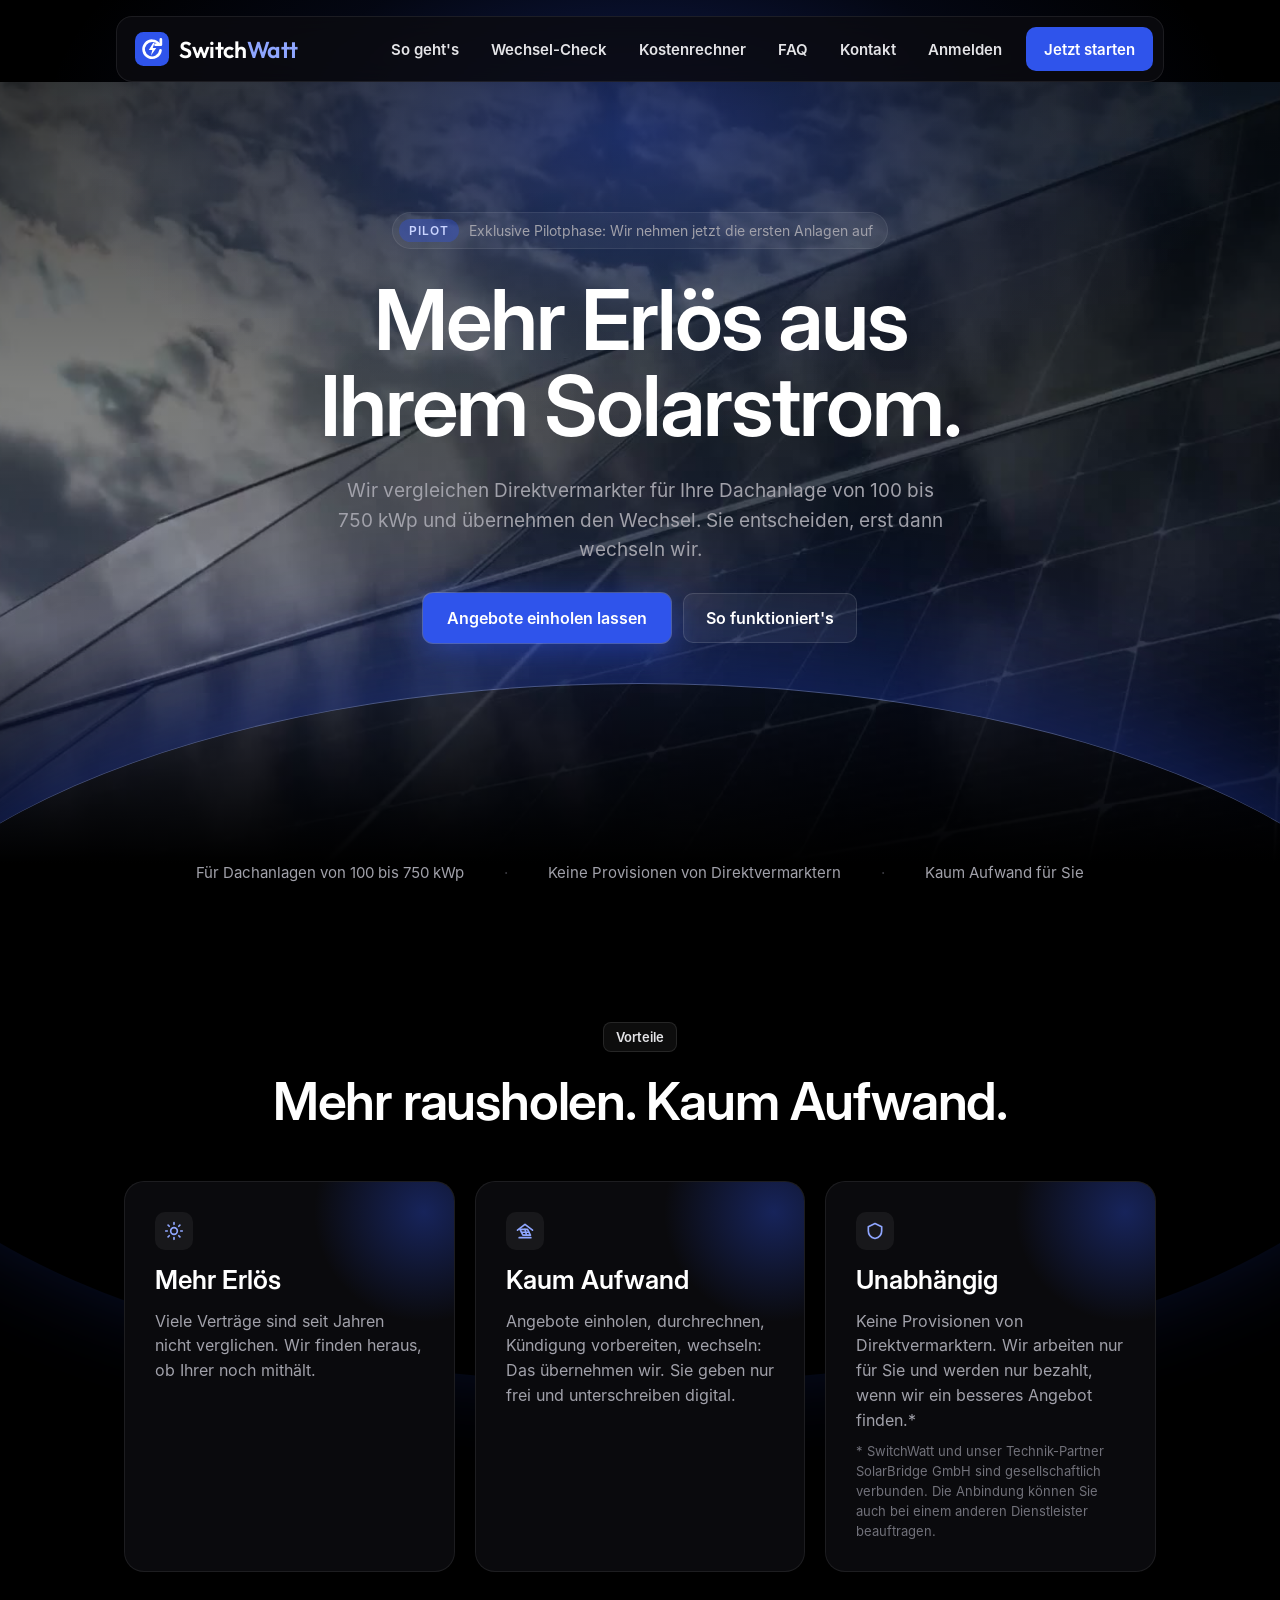
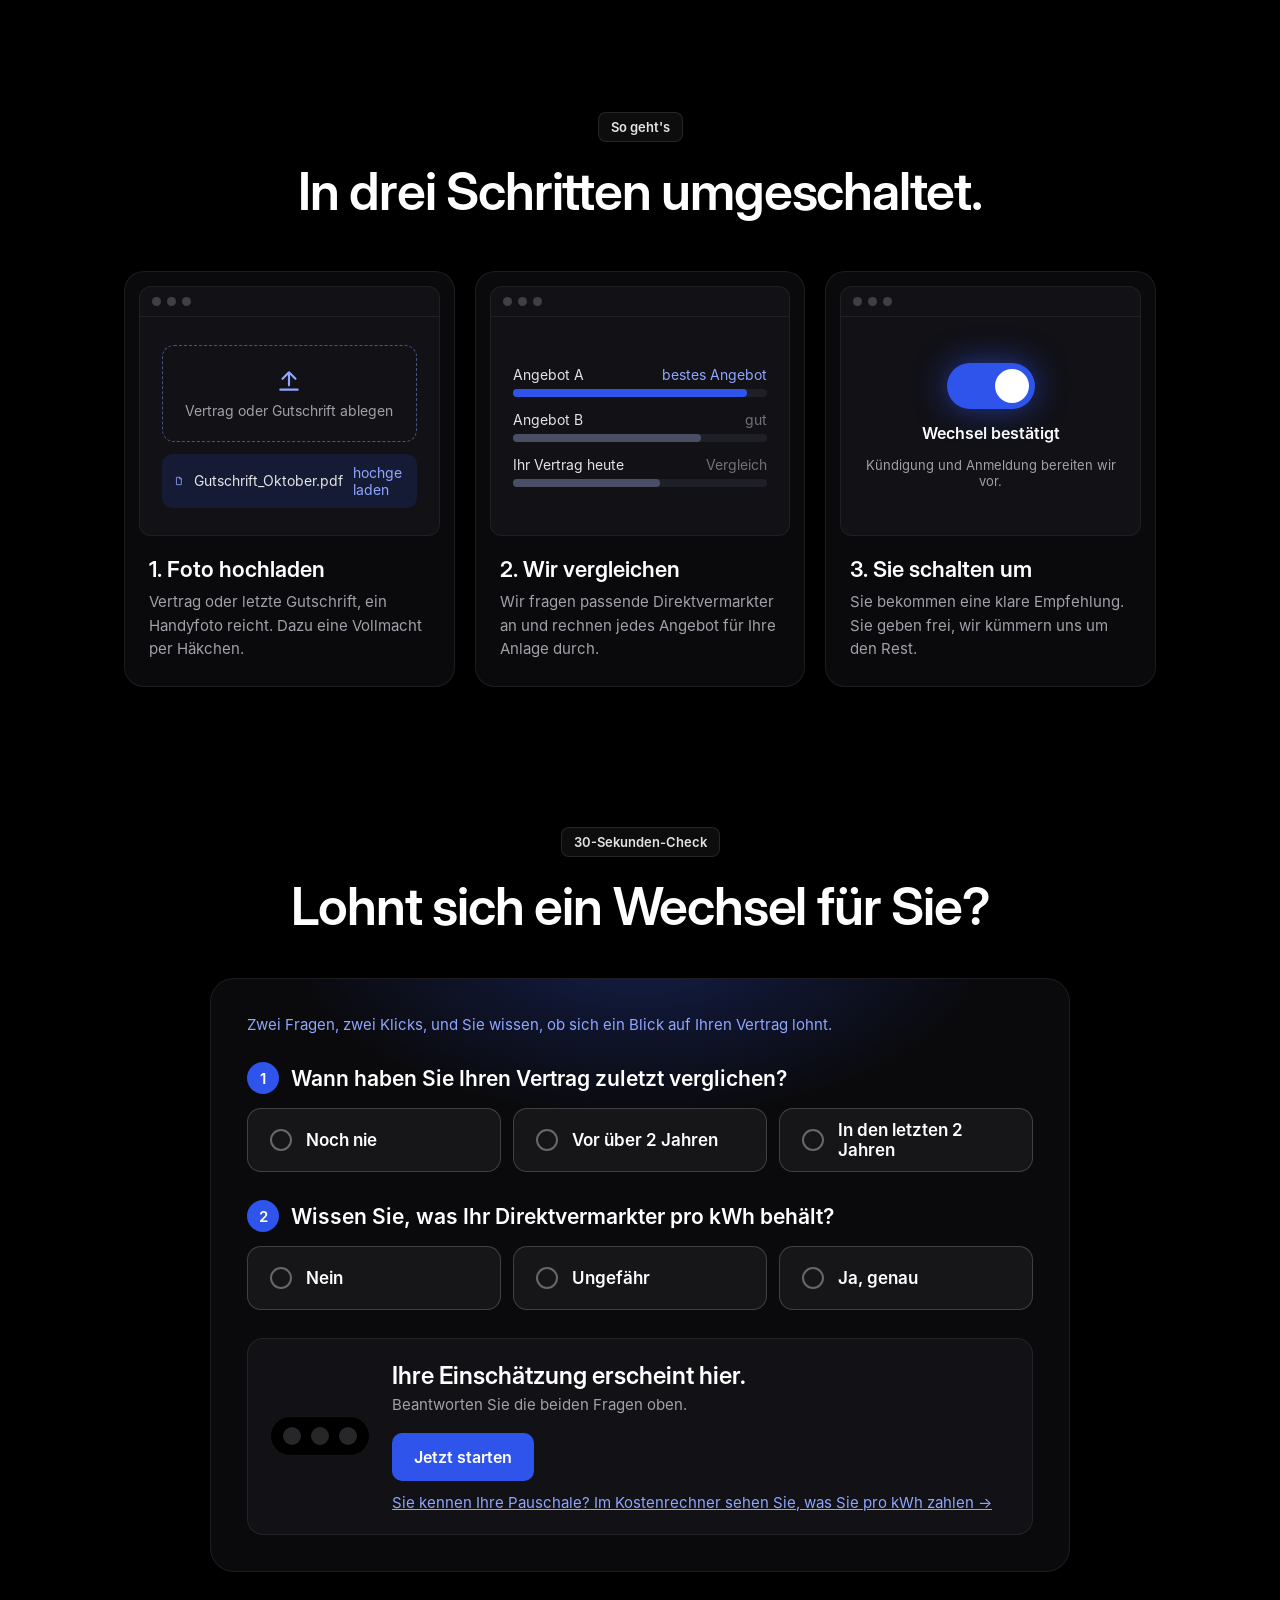
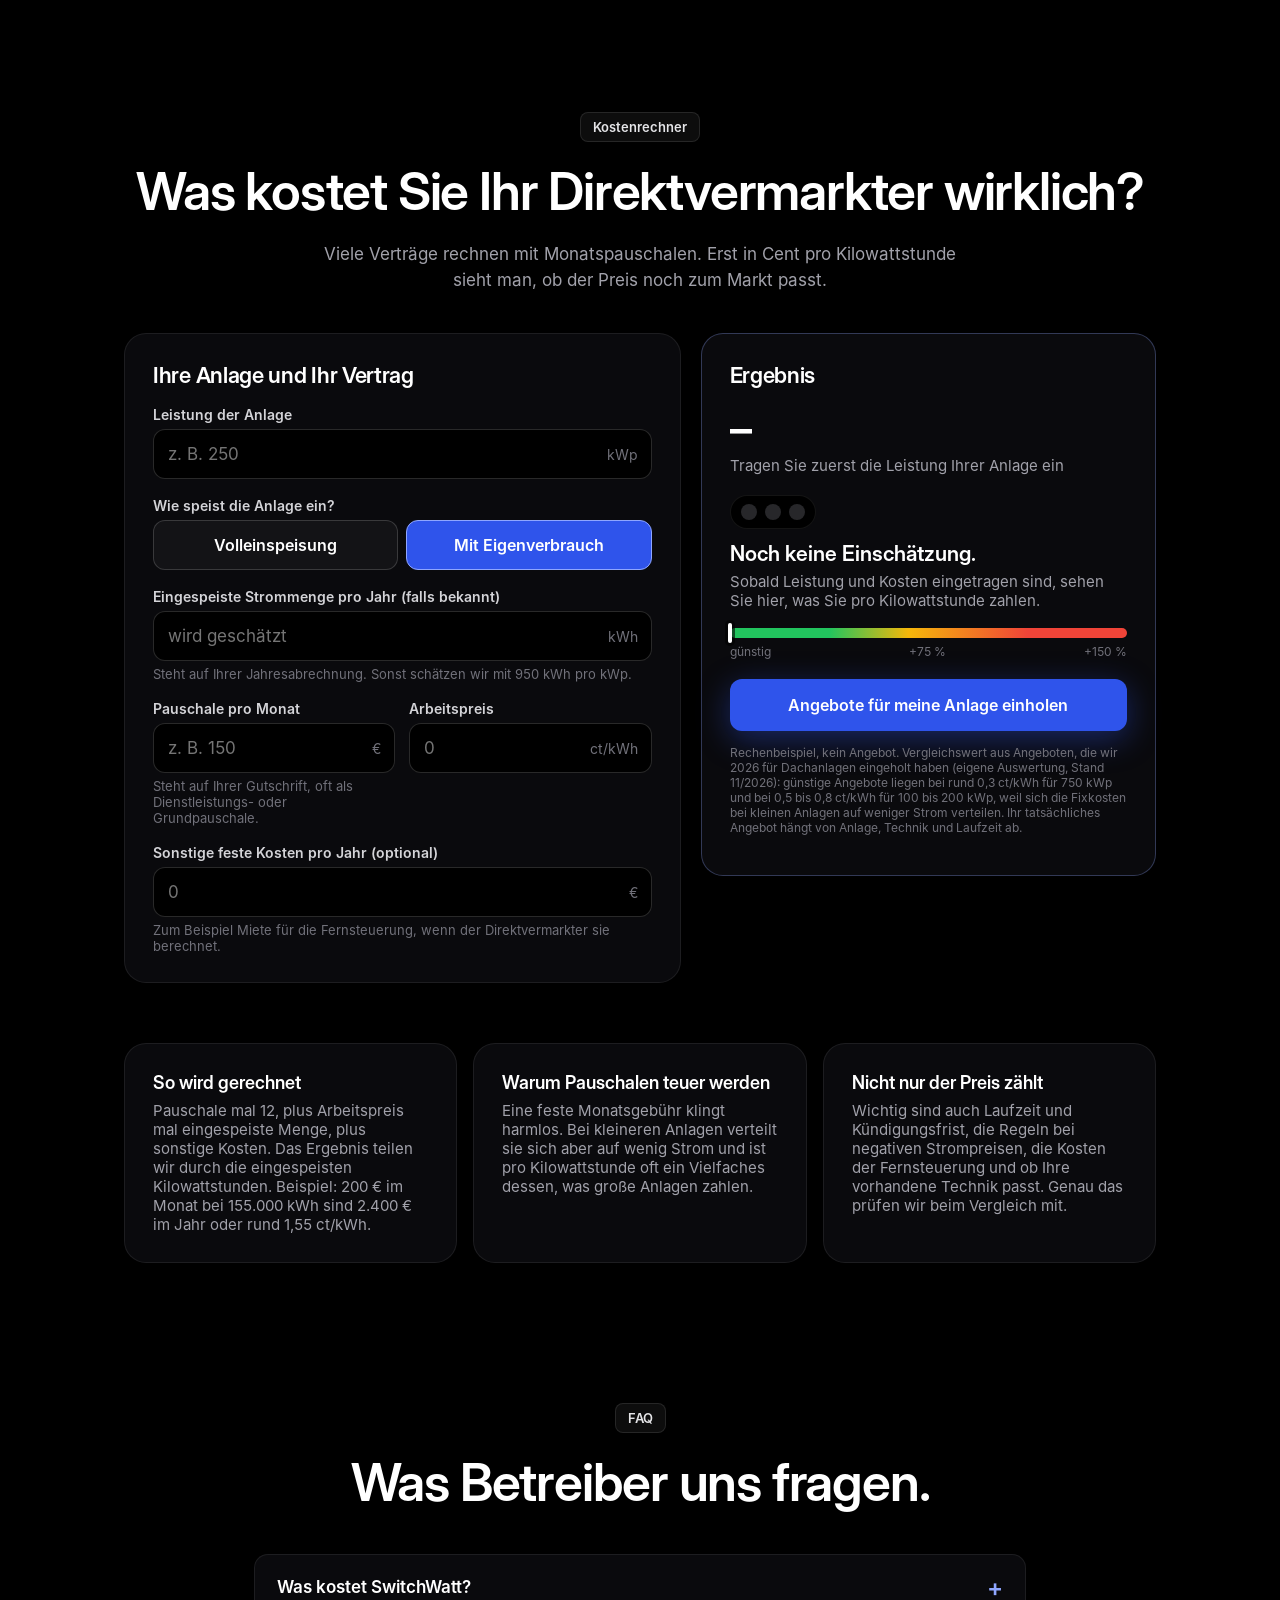
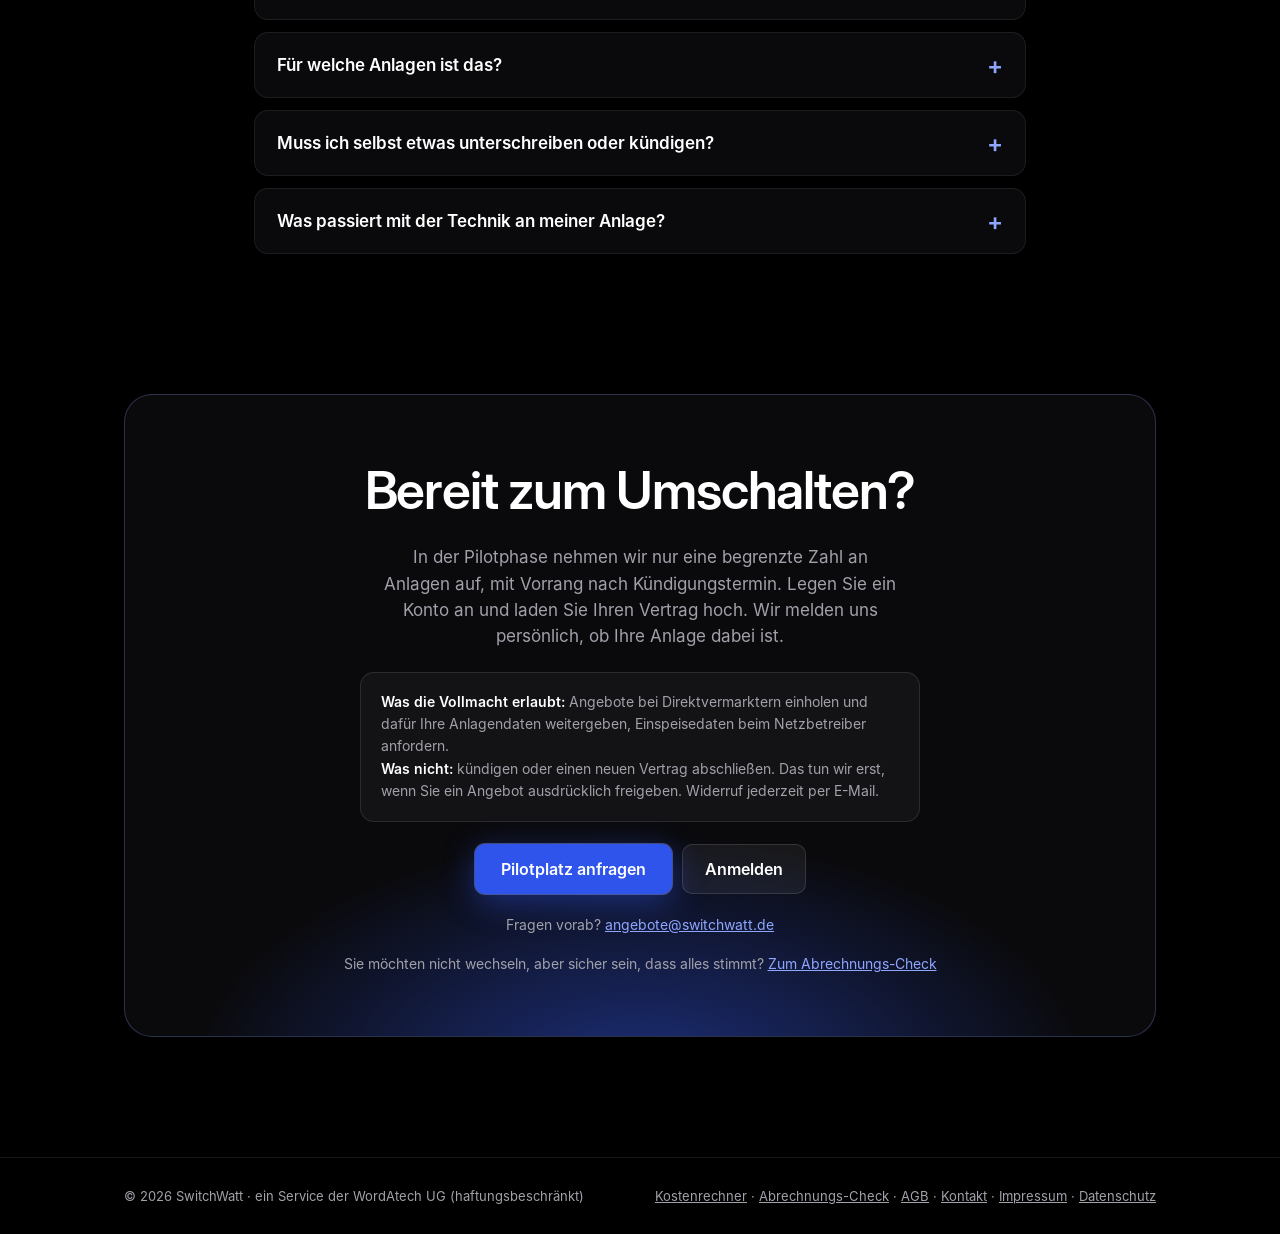
<file: rechner.html>
<!doctype html>
<html lang="de"><head><meta charset="utf-8">
<title>Kostenrechner Direktvermarktung | SwitchWatt</title>
<link rel="canonical" href="https://www.switchwatt.de/direktvermarkter-wechsel.html#rechner">
<meta name="robots" content="noindex">
<meta http-equiv="refresh" content="0; url=direktvermarkter-wechsel.html#rechner">
<script>location.replace('direktvermarkter-wechsel.html#rechner');</script>
</head><body style="background:#000;color:#fff;font-family:system-ui,sans-serif;padding:40px">
<p>Der Kostenrechner ist umgezogen: <a style="color:#8FA6FF" href="direktvermarkter-wechsel.html#rechner">zum Kostenrechner</a></p>
</body></html>
</file>
<file: sw-portal.css>
@font-face{font-family:Inter;src:url(fonts/Inter-Regular.woff) format('woff');font-weight:400;font-display:swap}
@font-face{font-family:Inter;src:url(fonts/Inter-SemiBold.woff) format('woff');font-weight:500 700;font-display:swap}
@font-face{font-family:'Outfit Logo';src:url(fonts/Outfit-SemiBold-Logo.woff2) format('woff2');font-weight:400 700;font-display:block}
@font-face{font-family:'Inter Display';src:url(fonts/InterDisplay-SemiBold.woff) format('woff');font-weight:500 700;font-display:swap}
*{box-sizing:border-box}
body{margin:0;background:#000;color:#fff;font-family:Inter,system-ui,sans-serif;font-size:16px;line-height:1.5}
a{color:#8FA6FF}a:hover{color:#B7C6FF}
.sw-wrap{max-width:980px;margin:0 auto;padding:0 20px 80px}
.sw-top{position:sticky;top:0;z-index:5;background:rgba(0,0,0,.85);backdrop-filter:blur(12px);border-bottom:1px solid rgba(255,255,255,.08)}
.sw-top>div{max-width:980px;margin:0 auto;padding:12px 20px;display:flex;align-items:center;justify-content:space-between;gap:12px}
.sw-logo{display:flex;align-items:center;gap:10px;color:#fff;text-decoration:none;font-family:'Outfit Logo','Inter Display',Inter,sans-serif;font-weight:600;font-size:21px;letter-spacing:-.3px}
h1,h2,h3{font-family:'Inter Display',Inter,sans-serif;font-weight:600;letter-spacing:-.4px}
h1{font-size:clamp(28px,4vw,40px);margin:36px 0 8px}
h2{font-size:22px;margin:0 0 14px}
h3{font-size:17px;margin:0 0 10px}
.sw-muted{color:#A1A1AA}
.sw-card{background:#0A0A0D;border:1px solid rgba(255,255,255,.08);border-radius:18px;padding:24px;margin:18px 0}
.sw-card.hl{border-color:rgba(143,166,255,.35)}
.sw-grid{display:grid;grid-template-columns:repeat(auto-fit,minmax(220px,1fr));gap:14px}
label{display:block;font-size:14px;color:#D4D4D8;margin-bottom:6px;font-weight:500}
input,select,textarea{width:100%;min-height:46px;border-radius:10px;border:1px solid rgba(255,255,255,.16);background:#000;color:#fff;padding:10px 14px;font:inherit}
textarea{min-height:80px}
input:focus,select:focus,textarea:focus{outline:2px solid #8FA6FF;outline-offset:1px}
input[type=checkbox]{width:20px;min-height:20px;height:20px;margin:2px 10px 0 0;flex:0 0 auto;accent-color:#2F54EB}
.sw-check{display:flex;align-items:flex-start;font-size:15px;color:#D4D4D8}
.sw-btn{display:inline-flex;align-items:center;justify-content:center;gap:8px;min-height:46px;padding:0 20px;border-radius:10px;border:0;background:#2F54EB;color:#fff;font:inherit;font-weight:600;cursor:pointer;text-decoration:none}
.sw-btn:hover{background:#4466F0;color:#fff}
.sw-btn:disabled{opacity:.5;cursor:not-allowed}
.sw-btn.ghost{background:rgba(255,255,255,.06);border:1px solid rgba(255,255,255,.14)}
.sw-btn.ghost:hover{background:rgba(255,255,255,.1)}
.sw-btn.small{min-height:36px;padding:0 14px;font-size:14px}
.sw-btn.danger{background:#7F1D1D}
.sw-row{display:flex;gap:10px;flex-wrap:wrap;align-items:center}
.sw-badge{display:inline-flex;align-items:center;gap:6px;font-size:13px;font-weight:600;padding:3px 10px;border-radius:999px;background:color-mix(in srgb,var(--c) 18%,transparent);color:var(--c);border:1px solid color-mix(in srgb,var(--c) 40%,transparent)}
.sw-msg{padding:12px 16px;border-radius:10px;margin:12px 0;font-size:15px}
.sw-msg.err{background:rgba(240,68,56,.12);border:1px solid rgba(240,68,56,.4);color:#FCA5A5}
.sw-msg.ok{background:rgba(34,197,94,.1);border:1px solid rgba(34,197,94,.4);color:#86EFAC}
.sw-msg.info{background:rgba(47,84,235,.12);border:1px solid rgba(143,166,255,.35);color:#C9D4FF}
.sw-steps{display:flex;gap:6px;flex-wrap:wrap;margin:18px 0 6px;padding:0;list-style:none;counter-reset:s}
.sw-steps li{counter-increment:s;flex:1 1 120px;font-size:13px;color:#71717A;border-top:3px solid #27272A;padding-top:8px}
.sw-steps li::before{content:counter(s) '. '}
.sw-steps li.done{color:#A1A1AA;border-color:#2F54EB}
.sw-steps li.now{color:#fff;border-color:#8FA6FF;font-weight:600}
table{width:100%;border-collapse:collapse;font-size:15px}
th,td{text-align:left;padding:10px 8px;border-bottom:1px solid rgba(255,255,255,.08);vertical-align:top}
th{color:#A1A1AA;font-weight:500;font-size:13px}
.sw-list-item{display:flex;justify-content:space-between;align-items:center;gap:14px;flex-wrap:wrap;padding:16px 0;border-bottom:1px solid rgba(255,255,255,.08)}
.sw-list-item:last-child{border-bottom:0}
.sw-offer{border:1px solid rgba(255,255,255,.1);border-radius:14px;padding:18px;margin:10px 0}
.sw-offer.best{border-color:#22C55E;box-shadow:0 0 0 3px rgba(34,197,94,.15)}
.sw-tabs{display:flex;gap:6px;margin-bottom:18px}
.sw-tabs button{flex:1;min-height:44px;border-radius:10px;border:1px solid rgba(255,255,255,.12);background:transparent;color:#A1A1AA;font:inherit;font-weight:600;cursor:pointer}
.sw-tabs button[aria-selected=true]{background:#2F54EB;border-color:#2F54EB;color:#fff}
.sw-dl dt{color:#A1A1AA;font-size:13px}.sw-dl dd{margin:0 0 10px}
.sw-modal{position:fixed;inset:0;background:rgba(0,0,0,.7);display:flex;align-items:center;justify-content:center;padding:20px;z-index:20}
.sw-modal>div{background:#0A0A0D;border:1px solid rgba(143,166,255,.35);border-radius:18px;padding:26px;max-width:520px;width:100%}
.sw-red{color:#FCA5A5;font-weight:600}
.sw-vm{max-height:320px;overflow:auto;border:1px solid rgba(255,255,255,.1);border-radius:12px;padding:6px 18px;background:#050507;font-size:15px;color:#D4D4D8}
[hidden]{display:none!important}
#sw-print{position:fixed;inset:0;z-index:30;background:rgba(0,0,0,.85);overflow:auto;padding:20px}
.sw-print-bar{max-width:210mm;margin:0 auto 12px;display:flex;gap:12px;flex-wrap:wrap;justify-content:space-between;align-items:center;color:#D4D4D8;font-size:14px}
.sw-letter{max-width:210mm;margin:0 auto;background:#fff;color:#000;font-family:Arial,sans-serif;font-size:11pt;line-height:1.5;padding:22mm 20mm;border-radius:4px}
.sw-letter h1{font-family:Arial,sans-serif;font-size:13pt;margin:28px 0 14px;letter-spacing:0;color:#000}
@media print{body>*:not(#sw-print){display:none!important}#sw-print{position:static;background:#fff;padding:0;overflow:visible}.sw-print-bar{display:none}.sw-letter{padding:0;max-width:none;border-radius:0}@page{margin:20mm}}
input:-webkit-autofill,input:-webkit-autofill:hover,input:-webkit-autofill:focus{-webkit-text-fill-color:#fff;-webkit-box-shadow:0 0 0 1000px #000 inset;caret-color:#fff;transition:background-color 9999s}
@media (max-width:700px){
.sw-wrap{padding:0 14px 60px}
.sw-card{padding:18px;border-radius:14px}
h1{font-size:28px;margin-top:26px}
#topnav .sw-muted{display:none}
.sw-top>div{padding:10px 14px}
.sw-logo{font-size:17px}
table{font-size:14px}
th,td{padding:8px 4px}
td[style*="width:170px"]{width:auto!important;white-space:nowrap;font-size:12px}
.sw-list-item .sw-btn{width:100%}
.sw-row>input,.sw-row>select{flex:1 1 100%!important}
.sw-modal>div{padding:20px}
}
@media (max-width:700px){
table.sw-stack,table.sw-stack tbody,table.sw-stack tr,table.sw-stack td{display:block;width:100%}
table.sw-stack thead{display:none}
table.sw-stack tr{border:1px solid rgba(255,255,255,.1);border-radius:12px;padding:10px 12px;margin-bottom:10px;background:#050507}
table.sw-stack td{border:0;padding:4px 0;display:flex;gap:12px;justify-content:space-between;text-align:right}
table.sw-stack td[data-l]::before{content:attr(data-l);color:#71717A;font-size:13px;text-align:left;flex:0 0 auto}
table.sw-stack td:first-child{font-weight:600;font-size:16px;justify-content:flex-start;text-align:left}
table.sw-stack td:first-child::before{display:none}
.sw-hide-m{display:none}
#topnav{flex-wrap:nowrap;gap:6px}#topnav .sw-btn{padding:0 10px;min-height:34px;font-size:13px;white-space:nowrap}
.sw-dl{grid-template-columns:1fr 1fr!important}
details summary{padding:6px 0}
}
.sw-drop{display:flex;flex-direction:column;align-items:center;justify-content:center;gap:6px;text-align:center;min-height:150px;border:2px dashed rgba(143,166,255,.45);border-radius:16px;background:rgba(47,84,235,.06);cursor:pointer;padding:20px;margin:0}
.sw-drop:hover{background:rgba(47,84,235,.12)}
.sw-drop strong{font-size:18px;color:#fff}
.sw-src{display:inline-flex;align-items:center;gap:8px;flex-wrap:wrap;margin-top:6px;font-size:12.5px;font-weight:500;padding:3px 9px;border-radius:999px}
.sw-src.ok{color:#86EFAC;background:rgba(34,197,94,.1)}
.sw-src.doc{color:#C9D4FF;background:rgba(47,84,235,.15)}
.sw-src.sw-warn{color:#FCD34D;background:rgba(245,183,10,.12)}
.sw-field.warn input,.sw-field.warn textarea{border-color:rgba(245,183,10,.7)}
.sw-take{background:#F5B70A;color:#000;border:0;border-radius:999px;padding:2px 10px;font:inherit;font-size:12px;font-weight:600;cursor:pointer}
.sw-pick{display:flex;flex-direction:column;align-items:flex-start;gap:2px;width:100%;text-align:left;margin:8px 0;padding:12px 14px;border-radius:12px;border:1px solid rgba(255,255,255,.14);background:#050507;color:#fff;font:inherit;cursor:pointer}
.sw-pick:hover{border-color:#8FA6FF}
.sw-pick span{font-size:13px;color:#A1A1AA}

.sw-vmkurz{margin:12px 0 0;padding-left:20px;line-height:1.6}.sw-vmkurz li{margin-bottom:8px}
.sw-vmdet{margin-top:8px}.sw-vmdet summary{cursor:pointer;color:#8FA6FF;padding:8px 0;min-height:44px;display:flex;align-items:center}.sw-vmdet .sw-vm{margin-top:8px}
.sw-hint{font-size:13px;line-height:1.45;color:#A1A1AA;margin-top:6px}

.sw-ck-months{margin-top:20px;display:flex;flex-direction:column;gap:10px}
.sw-ck{border:1px solid rgba(255,255,255,.1);border-radius:12px;padding:0 16px}
.sw-ck summary{cursor:pointer;min-height:52px;display:flex;align-items:center;gap:12px;list-style:none}
.sw-ck summary::-webkit-details-marker{display:none}
.sw-ck summary .sw-badge{margin-left:auto}
.sw-ck[open]{padding-bottom:16px}
.sw-ck-k{margin:4px 0 12px}
.sw-ck-list{list-style:none;margin:0;padding:0;display:flex;flex-direction:column;gap:10px}
.sw-ck-list li{display:flex;gap:10px;align-items:flex-start;font-size:15px;line-height:1.5;padding:10px 12px;border-radius:10px;background:rgba(255,255,255,.03)}
.sw-ck-list li.rot{background:rgba(240,68,56,.12)}
.sw-ck-list li.gelb{background:rgba(245,183,10,.10)}
.sw-ck-list li.ok>span{color:#22C55E;font-weight:700}
.sw-ck-list li div{color:#D4D4D8}
.sw-ck-list li strong{color:#fff}

.sw-file{width:100%;box-sizing:border-box;padding:10px;border:1px dashed rgba(255,255,255,.25);border-radius:10px;background:rgba(255,255,255,.03);color:#D4D4D8}

.sw-ck-tab{margin-bottom:8px}.sw-ck-tab td a{color:#8FA6FF}.sw-ck-sum td{border-top:1px solid rgba(255,255,255,.18)}
.sw-scroll{overflow-x:auto}.sw-ck-mx{min-width:100%;border-collapse:collapse}.sw-ck-mx th,.sw-ck-mx td{text-align:center;padding:10px 8px;white-space:nowrap}.sw-ck-mx th:first-child,.sw-ck-mx td:first-child{text-align:left;position:sticky;left:0;background:#0A0A0D}.sw-ck-mx td a{text-decoration:none;display:inline-block;min-width:32px;min-height:32px;line-height:32px}

.sw-bereich{border-bottom:1px solid rgba(255,255,255,.08);background:rgba(10,10,12,.6)}
.sw-bereich-in{max-width:980px;margin:0 auto;padding:0 20px;display:flex;gap:4px;overflow-x:auto}
.sw-bereich a,.sw-bereich span{display:inline-flex;align-items:center;min-height:48px;padding:0 14px;color:#A1A1AA;text-decoration:none;font-weight:600;border-bottom:2px solid transparent;white-space:nowrap}
.sw-bereich a:hover{color:#fff}.sw-bereich .on{color:#fff;border-bottom-color:#2F54EB}
.sw-ck-next{margin-top:8px;padding-top:8px;border-top:1px solid rgba(255,255,255,.08);font-size:14px}
.sw-ck-next strong{color:#fff}

.sw-opt{display:flex;gap:10px;align-items:flex-start;border:1px solid rgba(255,255,255,.16);border-radius:12px;padding:12px 14px;cursor:pointer}
.sw-opt input[type=radio]{width:18px;min-height:18px;height:18px;margin:3px 0 0;flex:0 0 auto;accent-color:#2F54EB}
.sw-opt:has(input:checked){border-color:#8FA6FF;background:rgba(47,84,235,.12)}

@media (max-width:640px){.sw-hide-s{display:none}}

.sw-pay{background:#fff;border-radius:12px;padding:8px;min-height:120px}

.sw-ck-list li .sw-erl{flex:none;align-self:center;white-space:nowrap}
@media(max-width:600px){.sw-ck-list li{flex-wrap:wrap}.sw-ck-list li .sw-erl{margin-left:28px}}

.sw-pw{position:relative;display:block}.sw-pw input{padding-right:46px;width:100%;box-sizing:border-box}.sw-pw-btn{position:absolute;right:6px;top:50%;transform:translateY(-50%);background:none;border:0;color:#A1A1AA;cursor:pointer;padding:6px;border-radius:8px;display:flex}.sw-pw-btn:hover{color:#fff;background:rgba(255,255,255,.06)}
.sw-fv{border:1px solid rgba(255,255,255,.1);border-radius:12px;padding:14px 16px;margin:10px 0;background:rgba(255,255,255,.02)}.sw-fv textarea{background:#0B0B0F;color:#E4E4E7;border:1px solid rgba(255,255,255,.12);border-radius:10px;padding:12px;resize:vertical;font-family:inherit}

.sw-dragover{outline:2px dashed #8FA6FF!important;outline-offset:3px;background:rgba(47,84,235,.18)!important}

/* Check-Seite kompakt */
.sw-sub{color:#A1A1AA;font-size:15px;margin:6px 0 0}
.sw-drop-ck{min-height:110px}
.sw-chips{list-style:none;margin:10px 0 0;padding:0;display:flex;flex-direction:column;gap:6px}
.sw-chips li{display:flex;align-items:center;gap:10px;padding:8px 10px;border-radius:10px;background:rgba(255,255,255,.04);border:1px solid rgba(255,255,255,.08);font-size:14px}
.sw-chip-n{flex:1;min-width:0;overflow:hidden;text-overflow:ellipsis;white-space:nowrap;color:#E4E4E7}
.sw-chips select{width:auto;padding:6px 8px;font-size:13px;min-height:0}
.sw-chip-x{background:none;border:0;color:#A1A1AA;font-size:20px;line-height:1;cursor:pointer;padding:0 4px}
.sw-chip-x:hover{color:#fff}
.sw-sel-sm{width:auto!important;min-width:0;padding:8px 10px;font-size:14px}
.sw-mini summary{cursor:pointer;color:#8FA6FF;font-size:14px;padding:6px 0;list-style:none}
.sw-mini summary::-webkit-details-marker{display:none}
.sw-ws{display:flex;gap:14px;align-items:center;flex-wrap:wrap;margin:6px 0 14px;padding:12px 14px;border-radius:12px;background:rgba(47,84,235,.14);border:1px solid rgba(143,166,255,.35);font-size:14px;color:#C9D4FF}
.sw-ws>div{flex:1;min-width:220px}.sw-ws strong{color:#fff}
.sw-fv{border:1px solid rgba(255,255,255,.1);border-radius:12px;padding:0 14px;margin-top:8px}
.sw-fv summary{display:flex;align-items:center;justify-content:space-between;gap:12px;min-height:52px;cursor:pointer;list-style:none;font-size:15px}
.sw-fv summary::-webkit-details-marker{display:none}
.sw-fv[open]{padding-bottom:14px}
.sw-fv textarea{width:100%;box-sizing:border-box;font-size:14px;line-height:1.5}
.sw-ck-akt{display:flex;flex-wrap:wrap;gap:8px;margin-top:14px}
.sw-fold{padding-top:6px;padding-bottom:6px}
.sw-fold details{border-bottom:1px solid rgba(255,255,255,.07)}.sw-fold details:last-child{border-bottom:0}
.sw-fold summary{cursor:pointer;min-height:52px;display:flex;align-items:center;font-weight:600;color:#fff;list-style:none}
.sw-fold summary::-webkit-details-marker{display:none}
.sw-fold summary::after{content:'▾';margin-left:auto;color:#A1A1AA}
.sw-fold details[open] summary::after{content:'▴'}
.sw-fold-in{padding:0 0 18px}
.sw-slim{padding-top:16px;padding-bottom:16px}
/* Datei-Auswahl einheitlich */
input[type=file]{color:#A1A1AA;font-size:14px}
input[type=file]::file-selector-button{font:inherit;font-weight:600;color:#fff;background:rgba(255,255,255,.06);border:1px solid rgba(255,255,255,.18);border-radius:10px;padding:8px 14px;margin-right:12px;cursor:pointer}
input[type=file]::file-selector-button:hover{background:rgba(255,255,255,.12)}
.sw-fv summary .sw-btn{white-space:nowrap;flex:none}
.sw-ws-ok{background:rgba(34,197,94,.08);border-color:rgba(34,197,94,.35);color:#BBF7D0}

.sw-fv-auf{font-size:13px;color:#8FA6FF;margin-left:8px;white-space:nowrap}.sw-fv-auf::after{content:' ▾'}.sw-fv[open] .sw-fv-auf{font-size:0}.sw-fv[open] .sw-fv-auf::after{content:'Text ausblenden ▴';font-size:13px}
</file>
